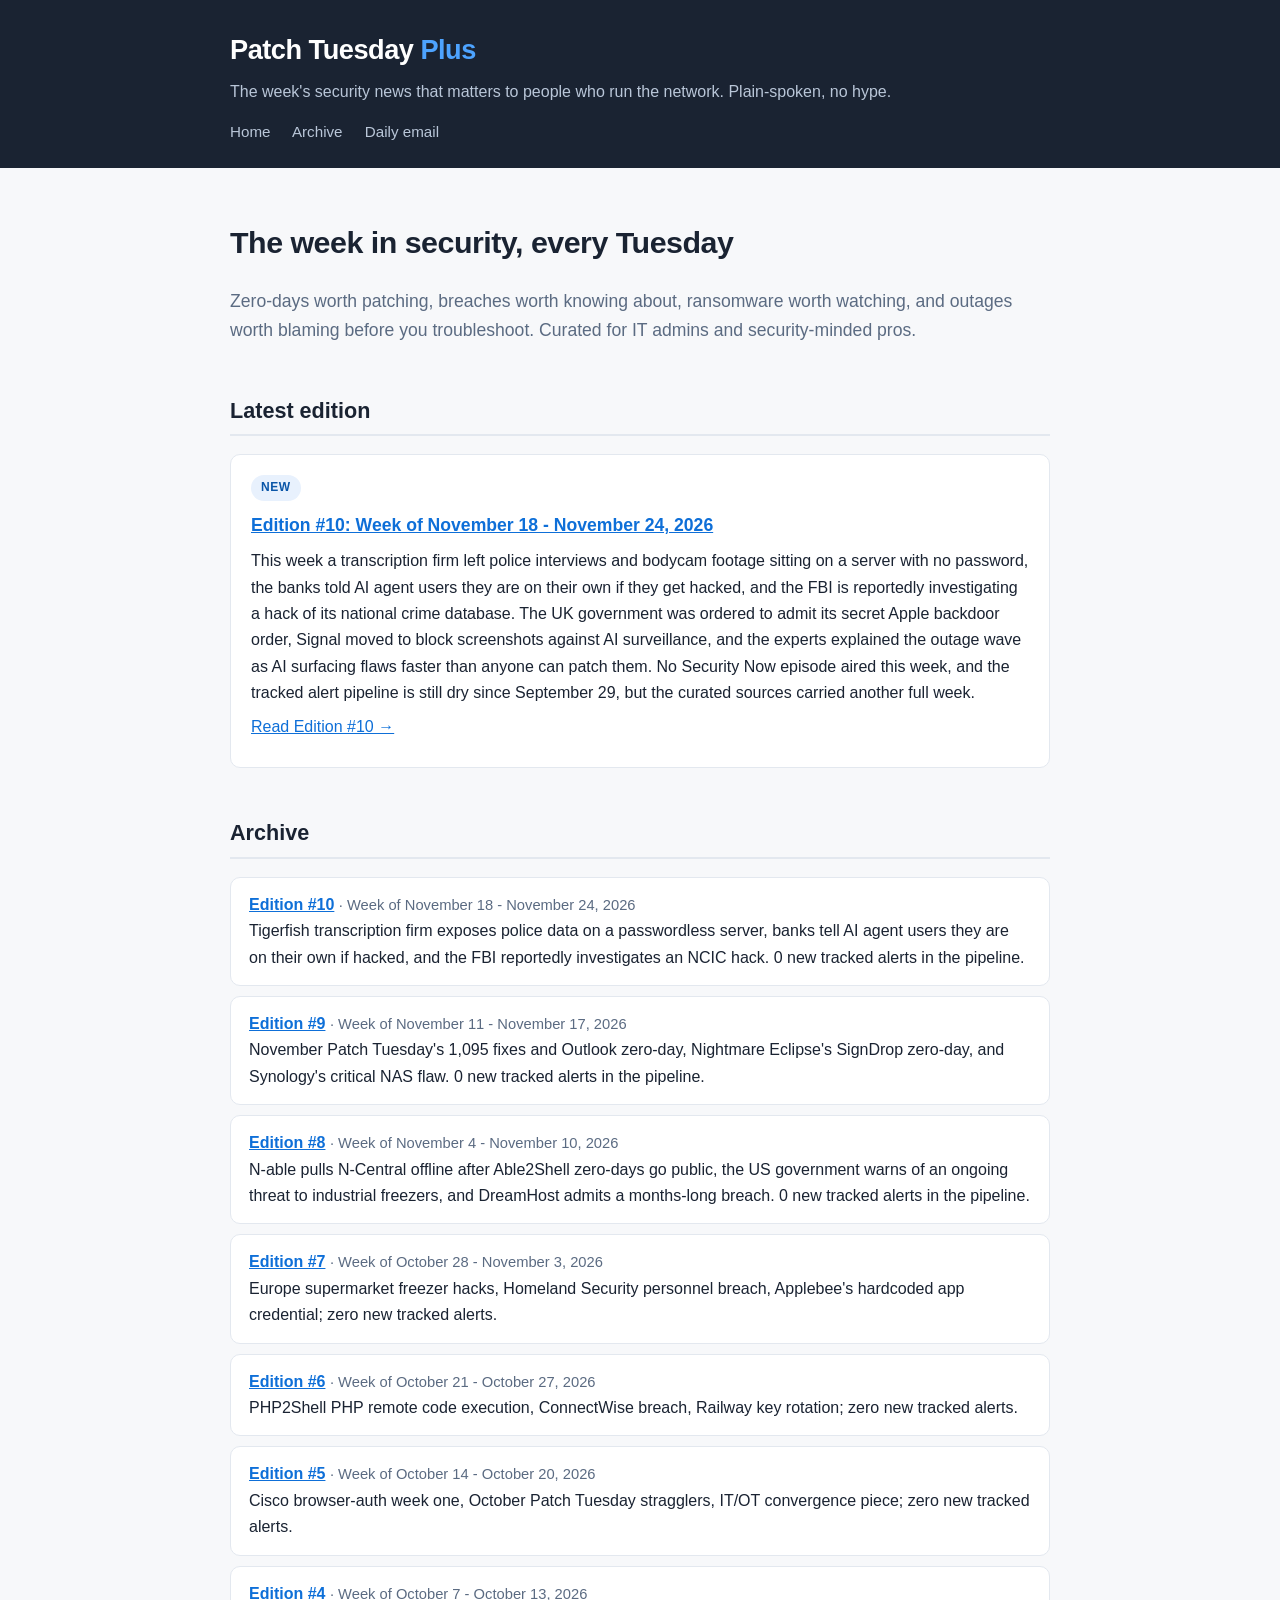
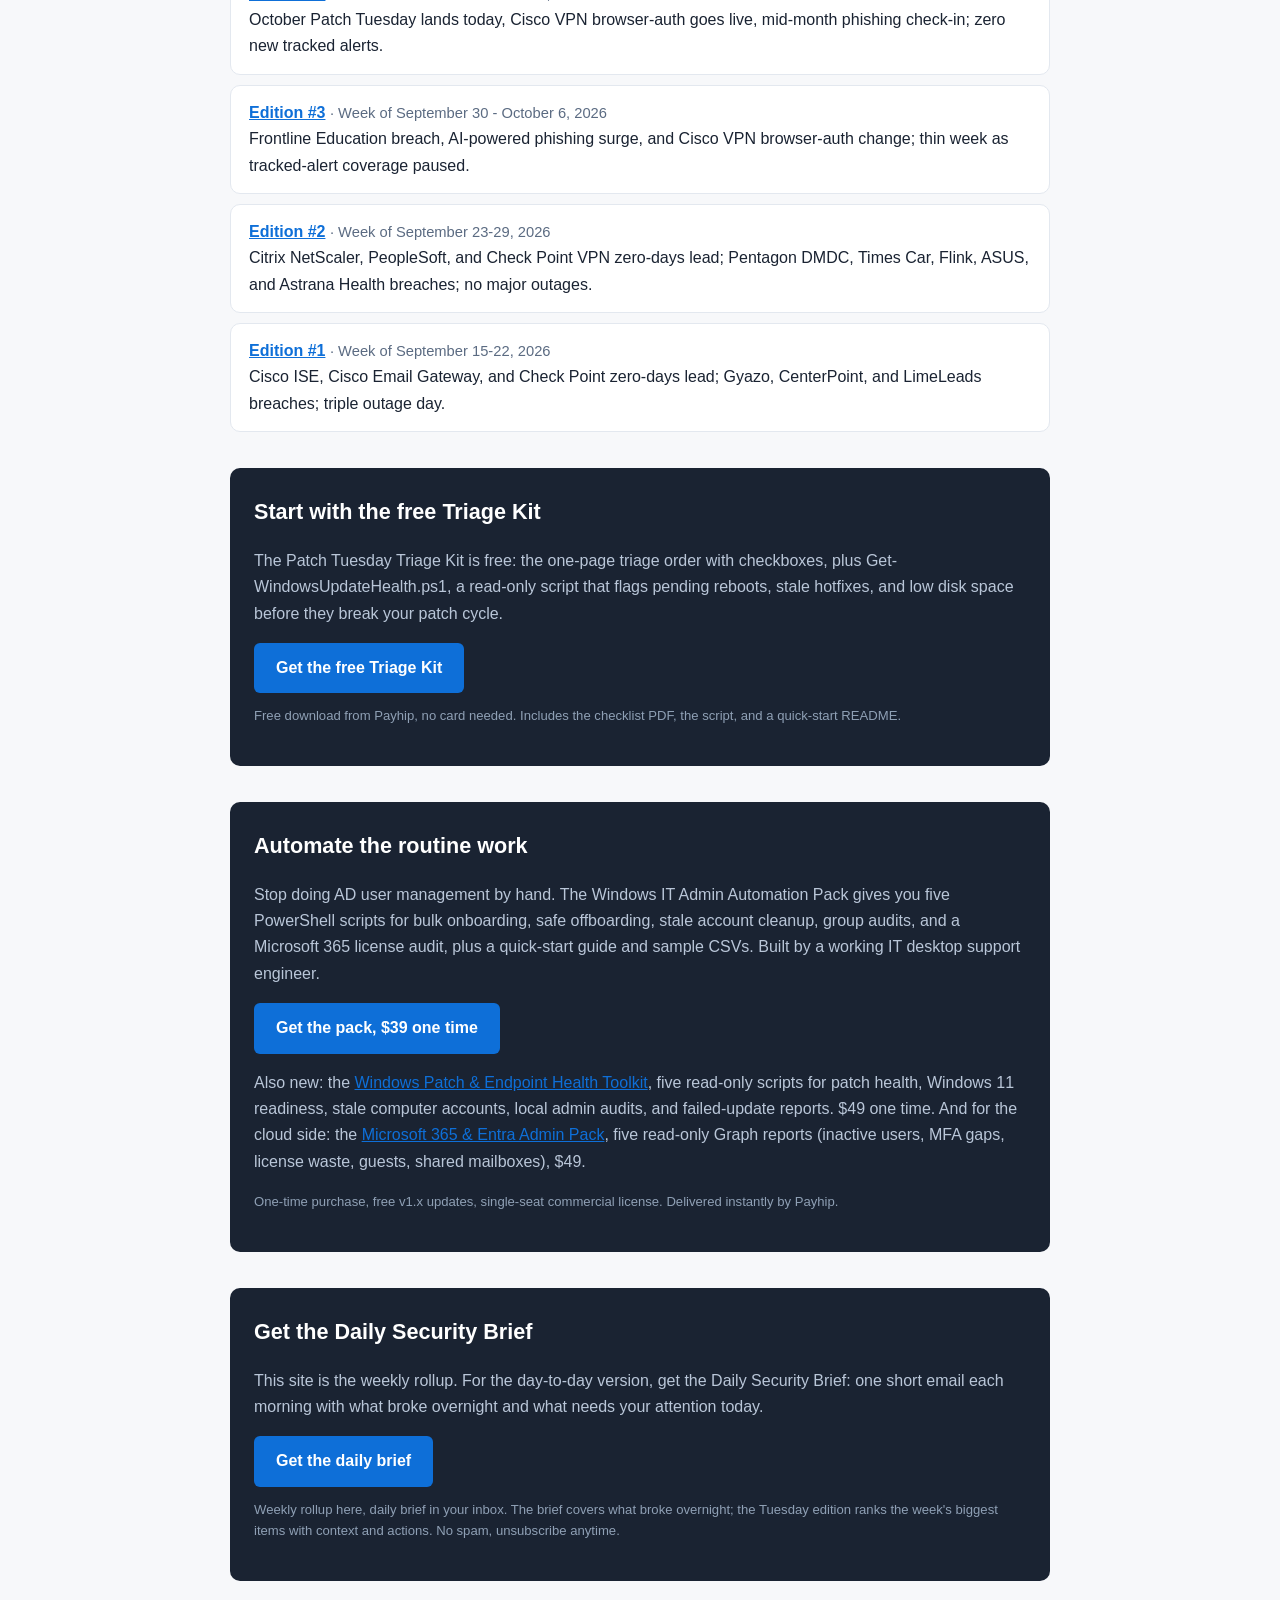
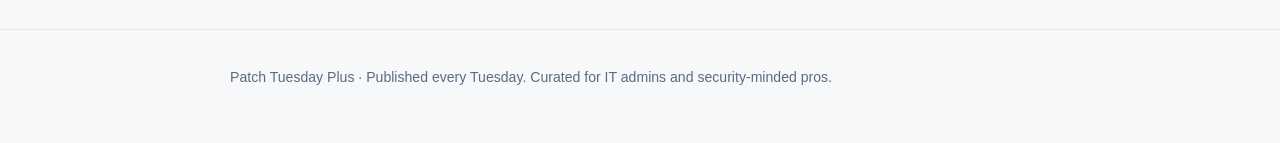
<file: index.html>
<!DOCTYPE html>
<html lang="en">
<head>
<meta charset="utf-8">
<meta name="google-site-verification" content="vCILvb3w_rUMy1zLqM55CQdZ9oLj-qi6PwwknsvCS2w">
<meta name="viewport" content="width=device-width, initial-scale=1">
<title>Patch Tuesday Plus - Weekly cybersecurity news for IT admins</title>
<meta name="description" content="Patch Tuesday Plus: a weekly rollup of the biggest cybersecurity news. Zero-days to patch, major breaches, ransomware, and outages. Plain-spoken, no hype.">
<meta property="og:title" content="Patch Tuesday Plus - Weekly cybersecurity news for IT admins">
<meta property="og:description" content="Patch Tuesday Plus: a weekly rollup of the biggest cybersecurity news. Zero-days to patch, major breaches, ransomware, and outages. Plain-spoken, no hype.">
<meta property="og:type" content="website">
<meta property="og:url" content="https://njshell2.github.io/patch-tuesday-plus/">
<meta name="twitter:card" content="summary">
<link rel="stylesheet" href="styles.css">
</head>
<body>

<header class="site-header">
  <div class="wrap">
    <p class="brand">Patch Tuesday <span class="plus">Plus</span></p>
    <p class="tagline">The week's security news that matters to people who run the network. Plain-spoken, no hype.</p>
    <nav class="site-nav">
      <a href="index.html">Home</a>
      <a href="#archive">Archive</a>
      <a href="#signup">Daily email</a>
    </nav>
  </div>
</header>

<main>
  <div class="wrap">

    <h1>The week in security, every Tuesday</h1>
    <p class="lede">Zero-days worth patching, breaches worth knowing about, ransomware worth watching, and outages worth blaming before you troubleshoot. Curated for IT admins and security-minded pros.</p>

    <h2>Latest edition</h2>
    <div class="card">
      <span class="badge info">New</span>
      <h3><a href="editions/edition-010.html">Edition #10: Week of November 18 - November 24, 2026</a></h3>
      <p>This week a transcription firm left police interviews and bodycam footage sitting on a server with no password, the banks told AI agent users they are on their own if they get hacked, and the FBI is reportedly investigating a hack of its national crime database. The UK government was ordered to admit its secret Apple backdoor order, Signal moved to block screenshots against AI surveillance, and the experts explained the outage wave as AI surfacing flaws faster than anyone can patch them. No Security Now episode aired this week, and the tracked alert pipeline is still dry since September 29, but the curated sources carried another full week.</p>
      <p><a href="editions/edition-010.html">Read Edition #10 &rarr;</a></p>
    </div>

    <h2 id="archive">Archive</h2>
    <ul class="archive">
      <li>
        <span class="ed-num"><a href="editions/edition-010.html">Edition #10</a></span>
        <span class="ed-date"> &middot; Week of November 18 - November 24, 2026</span>
        <br>Tigerfish transcription firm exposes police data on a passwordless server, banks tell AI agent users they are on their own if hacked, and the FBI reportedly investigates an NCIC hack. 0 new tracked alerts in the pipeline.
      </li>
      <li>
        <span class="ed-num"><a href="editions/edition-009.html">Edition #9</a></span>
        <span class="ed-date"> &middot; Week of November 11 - November 17, 2026</span>
        <br>November Patch Tuesday's 1,095 fixes and Outlook zero-day, Nightmare Eclipse's SignDrop zero-day, and Synology's critical NAS flaw. 0 new tracked alerts in the pipeline.
      </li>
      <li>
        <span class="ed-num"><a href="editions/edition-008.html">Edition #8</a></span>
        <span class="ed-date"> &middot; Week of November 4 - November 10, 2026</span>
        <br>N-able pulls N-Central offline after Able2Shell zero-days go public, the US government warns of an ongoing threat to industrial freezers, and DreamHost admits a months-long breach. 0 new tracked alerts in the pipeline.
      </li>
      <li>
        <span class="ed-num"><a href="editions/edition-007.html">Edition #7</a></span>
        <span class="ed-date"> &middot; Week of October 28 - November 3, 2026</span>
        <br>Europe supermarket freezer hacks, Homeland Security personnel breach, Applebee's hardcoded app credential; zero new tracked alerts.
      </li>
      <li>
        <span class="ed-num"><a href="editions/edition-006.html">Edition #6</a></span>
        <span class="ed-date"> &middot; Week of October 21 - October 27, 2026</span>
        <br>PHP2Shell PHP remote code execution, ConnectWise breach, Railway key rotation; zero new tracked alerts.
      </li>
      <li>
        <span class="ed-num"><a href="editions/edition-005.html">Edition #5</a></span>
        <span class="ed-date"> &middot; Week of October 14 - October 20, 2026</span>
        <br>Cisco browser-auth week one, October Patch Tuesday stragglers, IT/OT convergence piece; zero new tracked alerts.
      </li>
      <li>
        <span class="ed-num"><a href="editions/edition-004.html">Edition #4</a></span>
        <span class="ed-date"> &middot; Week of October 7 - October 13, 2026</span>
        <br>October Patch Tuesday lands today, Cisco VPN browser-auth goes live, mid-month phishing check-in; zero new tracked alerts.
      </li>
      <li>
        <span class="ed-num"><a href="editions/edition-003.html">Edition #3</a></span>
        <span class="ed-date"> &middot; Week of September 30 - October 6, 2026</span>
        <br>Frontline Education breach, AI-powered phishing surge, and Cisco VPN browser-auth change; thin week as tracked-alert coverage paused.
      </li>
      <li>
        <span class="ed-num"><a href="editions/edition-002.html">Edition #2</a></span>
        <span class="ed-date"> &middot; Week of September 23-29, 2026</span>
        <br>Citrix NetScaler, PeopleSoft, and Check Point VPN zero-days lead; Pentagon DMDC, Times Car, Flink, ASUS, and Astrana Health breaches; no major outages.
      </li>
      <li>
        <span class="ed-num"><a href="editions/edition-001.html">Edition #1</a></span>
        <span class="ed-date"> &middot; Week of September 15-22, 2026</span>
        <br>Cisco ISE, Cisco Email Gateway, and Check Point zero-days lead; Gyazo, CenterPoint, and LimeLeads breaches; triple outage day.
      </li>
    </ul>

    <div class="signup pack-promo" id="freekit">
  <h2>Start with the free Triage Kit</h2>
  <p>The Patch Tuesday Triage Kit is free: the one-page triage order with checkboxes, plus Get-WindowsUpdateHealth.ps1, a read-only script that flags pending reboots, stale hotfixes, and low disk space before they break your patch cycle.</p>
  <a class="button" href="https://payhip.com/buy?s=1&cart_links%5B%5D=1vIyB&qty%5B1vIyB%5D=1">Get the free Triage Kit</a>
  <p class="fine">Free download from Payhip, no card needed. Includes the checklist PDF, the script, and a quick-start README.</p>
</div>

    <div class="signup pack-promo" id="pack">
  <h2>Automate the routine work</h2>
  <p>Stop doing AD user management by hand. The Windows IT Admin Automation Pack gives you five PowerShell scripts for bulk onboarding, safe offboarding, stale account cleanup, group audits, and a Microsoft 365 license audit, plus a quick-start guide and sample CSVs. Built by a working IT desktop support engineer.</p>
  <a class="button" href="https://payhip.com/b/pXhFW">Get the pack, $39 one time</a>
  <p>Also new: the <a href="https://payhip.com/b/YFrg1">Windows Patch &amp; Endpoint Health Toolkit</a>, five read-only scripts for patch health, Windows 11 readiness, stale computer accounts, local admin audits, and failed-update reports. $49 one time. And for the cloud side: the <a href="https://payhip.com/b/jFcYM">Microsoft 365 &amp; Entra Admin Pack</a>, five read-only Graph reports (inactive users, MFA gaps, license waste, guests, shared mailboxes), $49.</p>
  <p class="fine">One-time purchase, free v1.x updates, single-seat commercial license. Delivered instantly by Payhip.</p>
</div>

    <div class="signup" id="signup">
      <h2>Get the Daily Security Brief</h2>
      <p>This site is the weekly rollup. For the day-to-day version, get the Daily Security Brief: one short email each morning with what broke overnight and what needs your attention today.</p>
      <a class="button" href="https://patchnotesdaily.beehiiv.com">Get the daily brief</a>
      <p class="fine">Weekly rollup here, daily brief in your inbox. The brief covers what broke overnight; the Tuesday edition ranks the week's biggest items with context and actions. No spam, unsubscribe anytime.</p>
    </div>

  </div>
</main>

<footer class="site-footer">
  <div class="wrap">
    <p>Patch Tuesday Plus &middot; Published every Tuesday. Curated for IT admins and security-minded pros.</p>
  </div>
</footer>

</body>
</html>
</file>
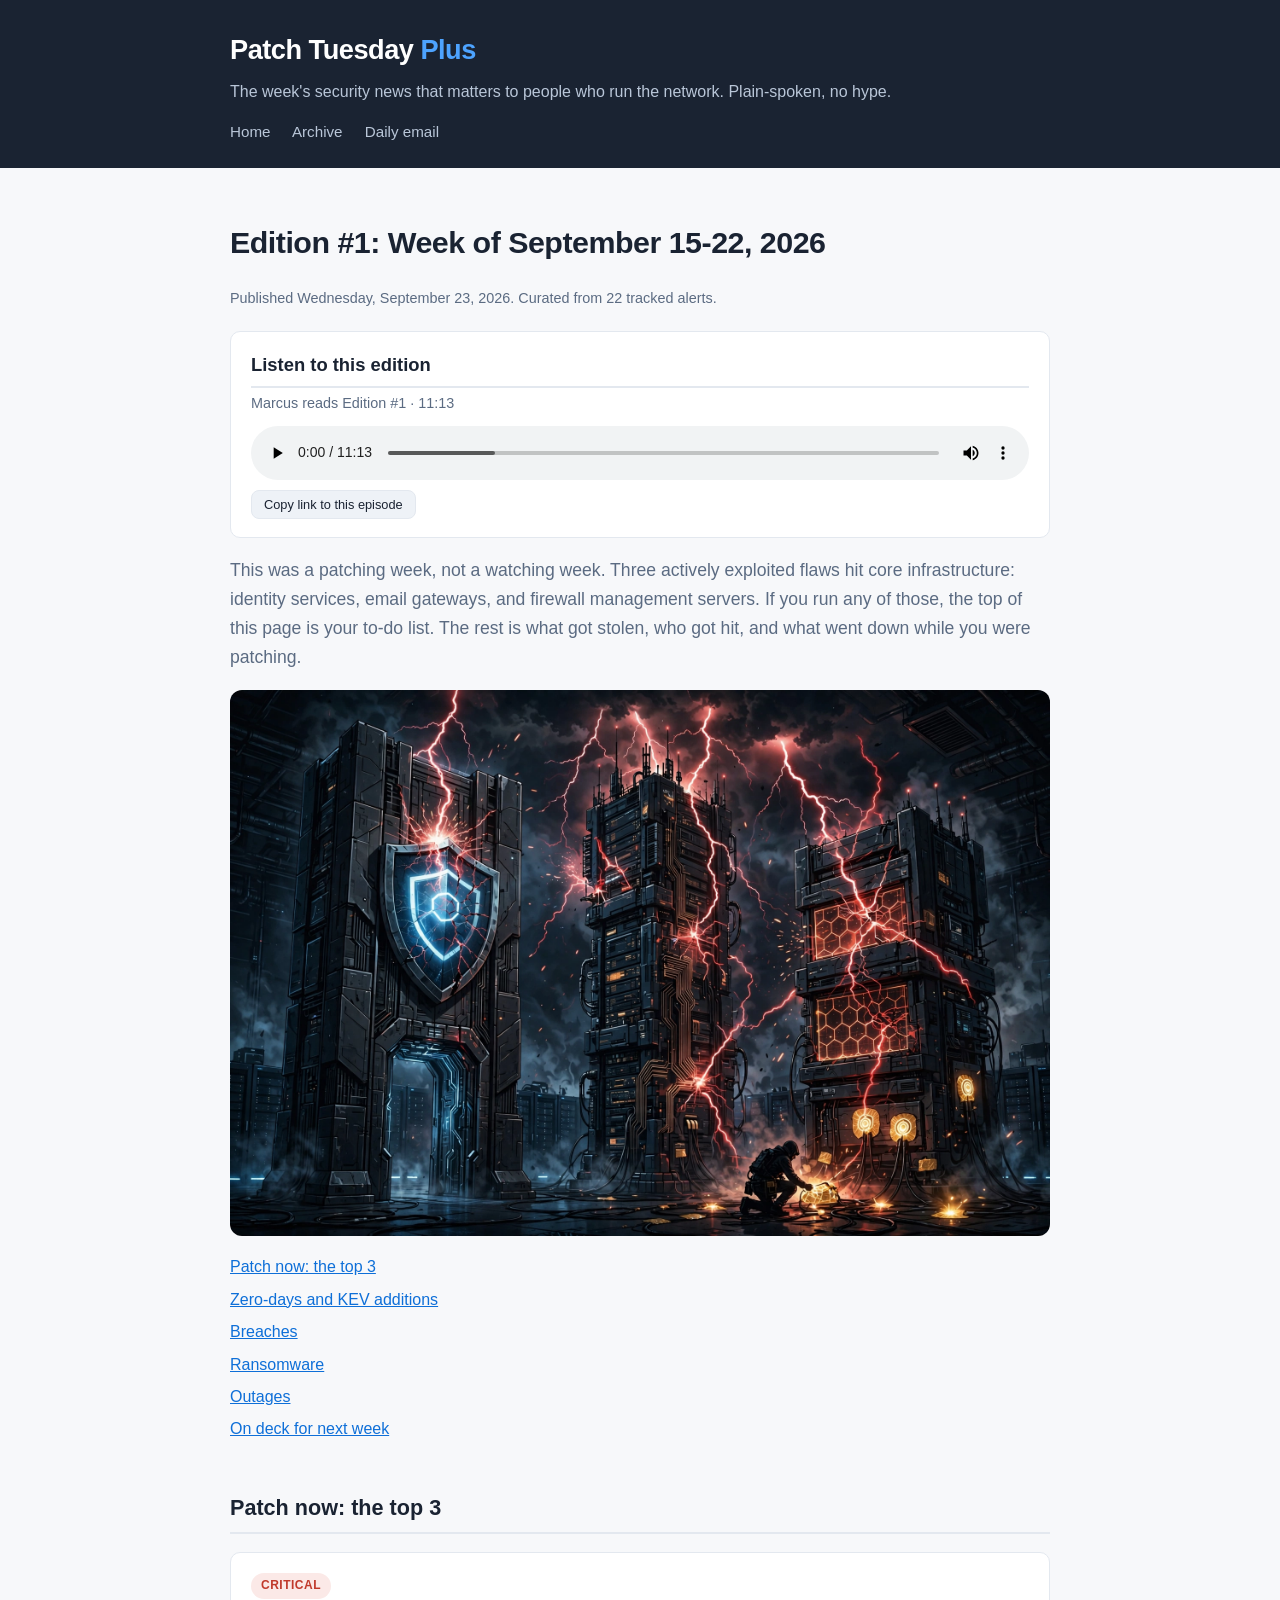
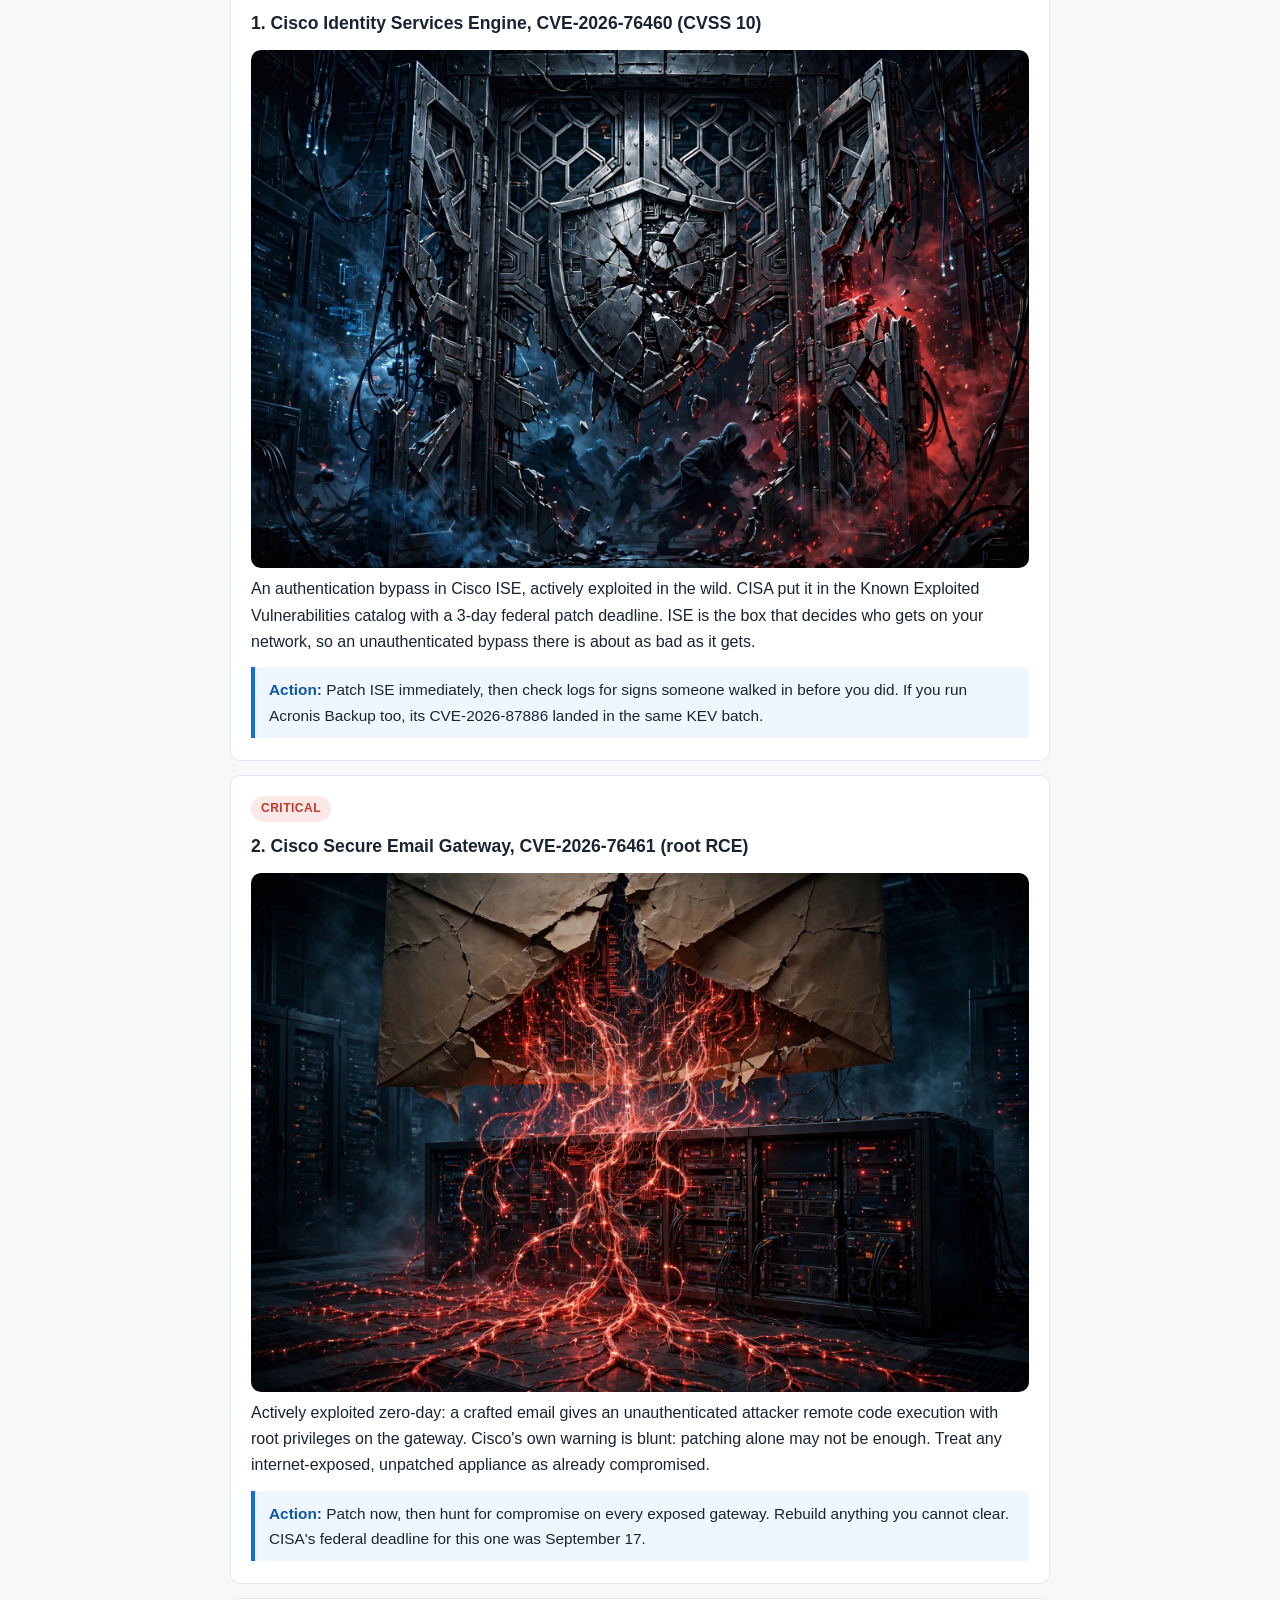
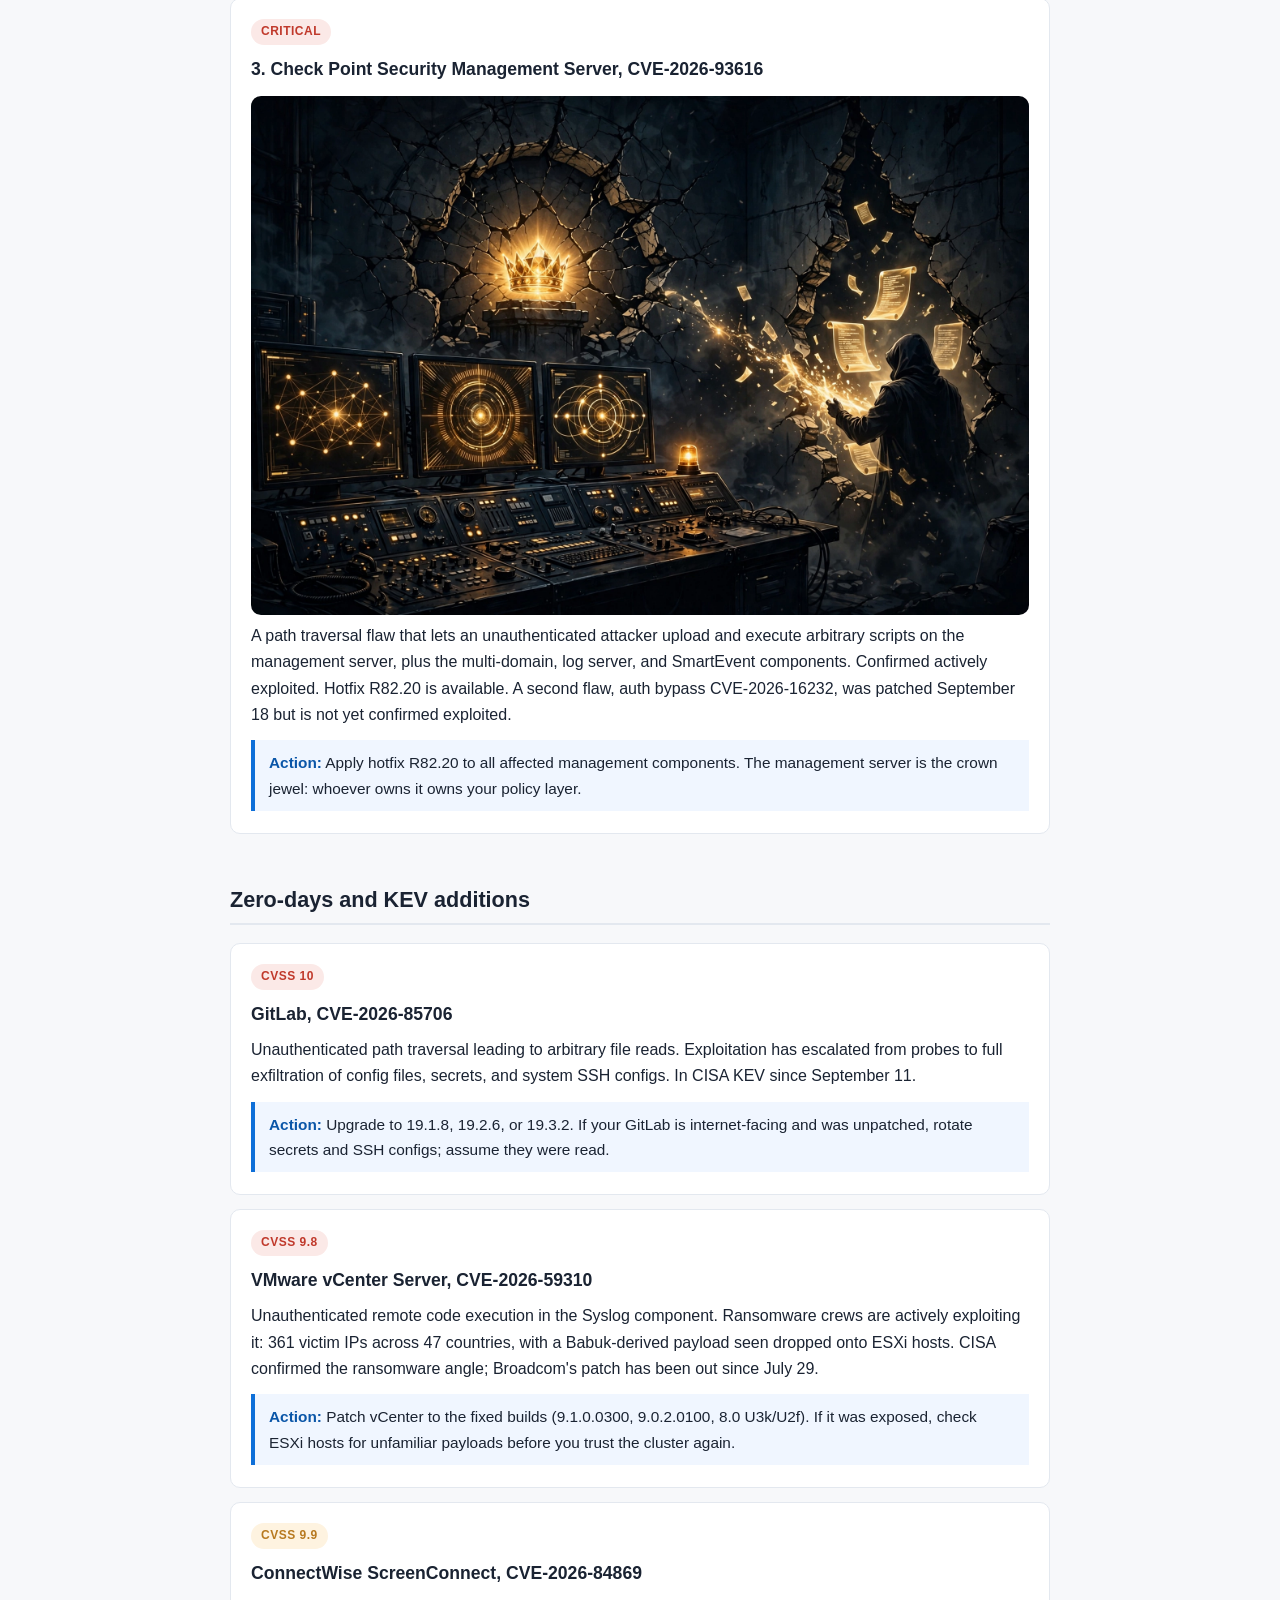
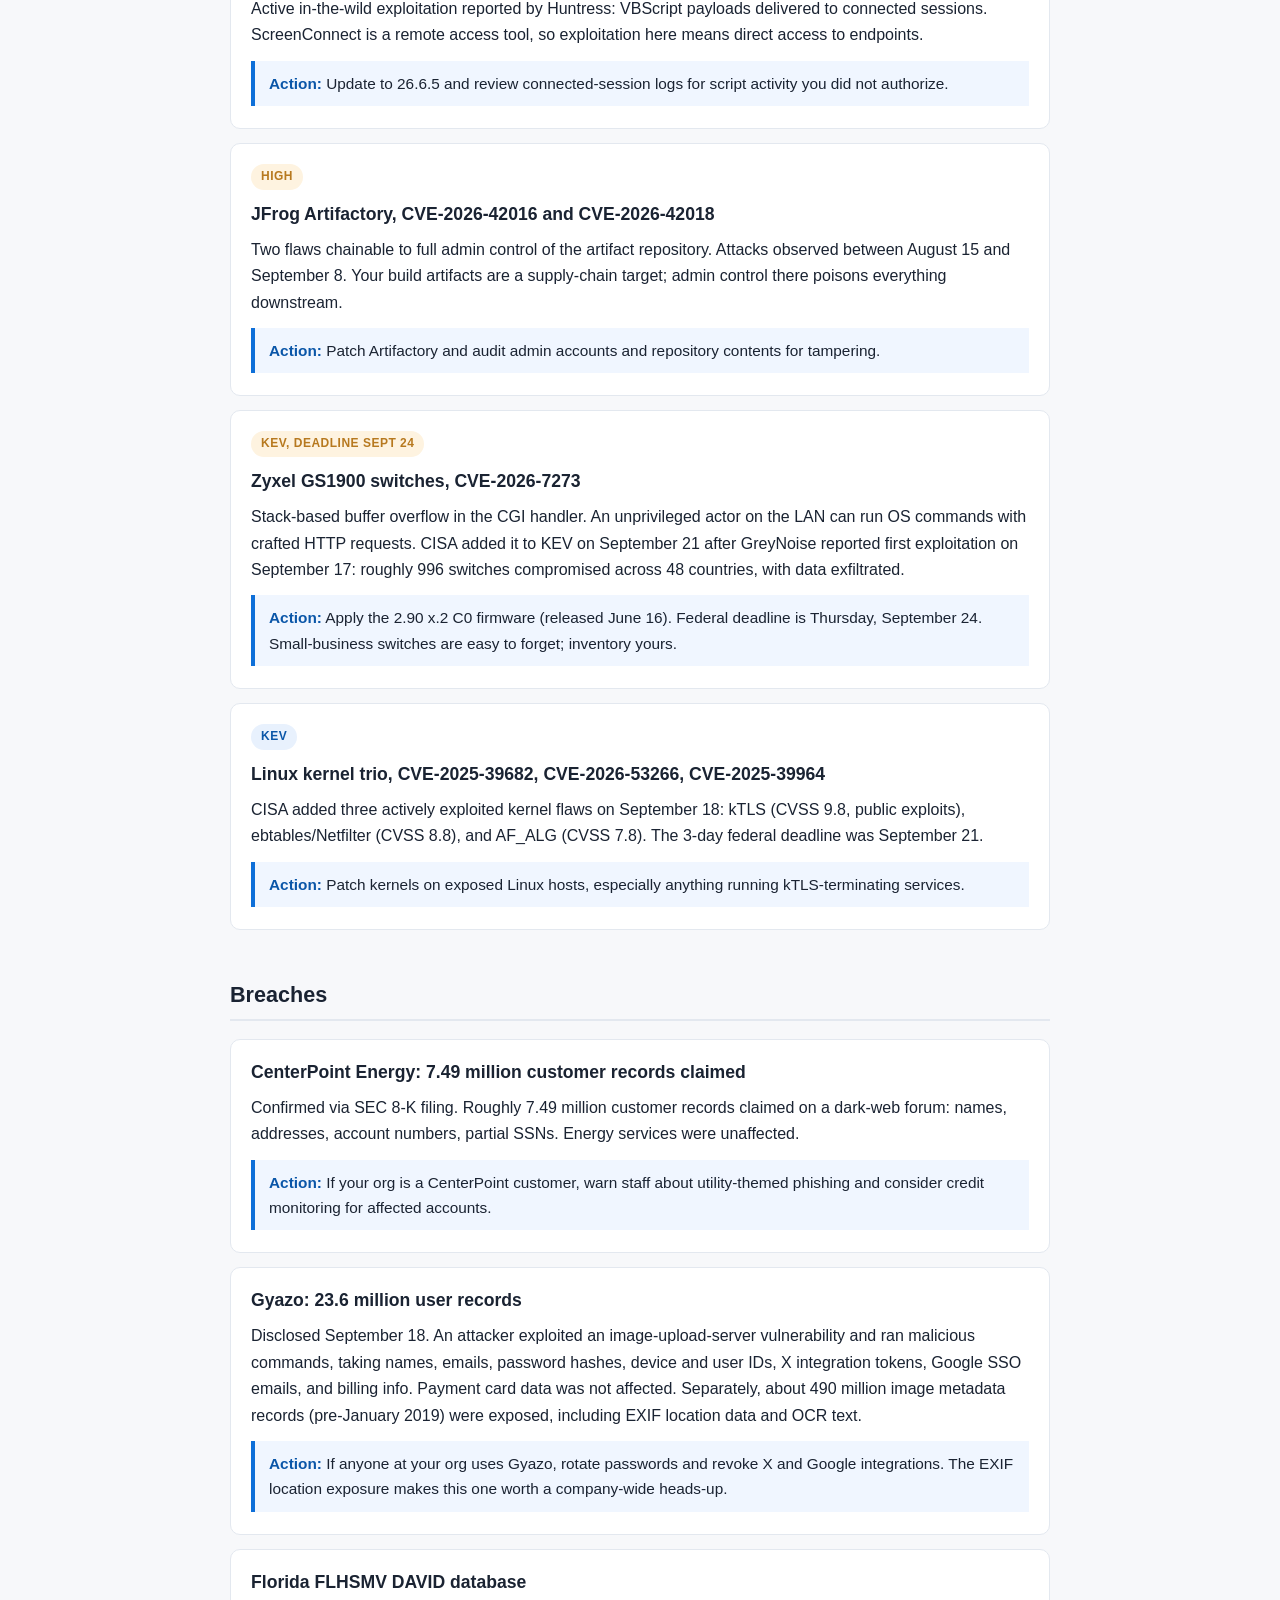
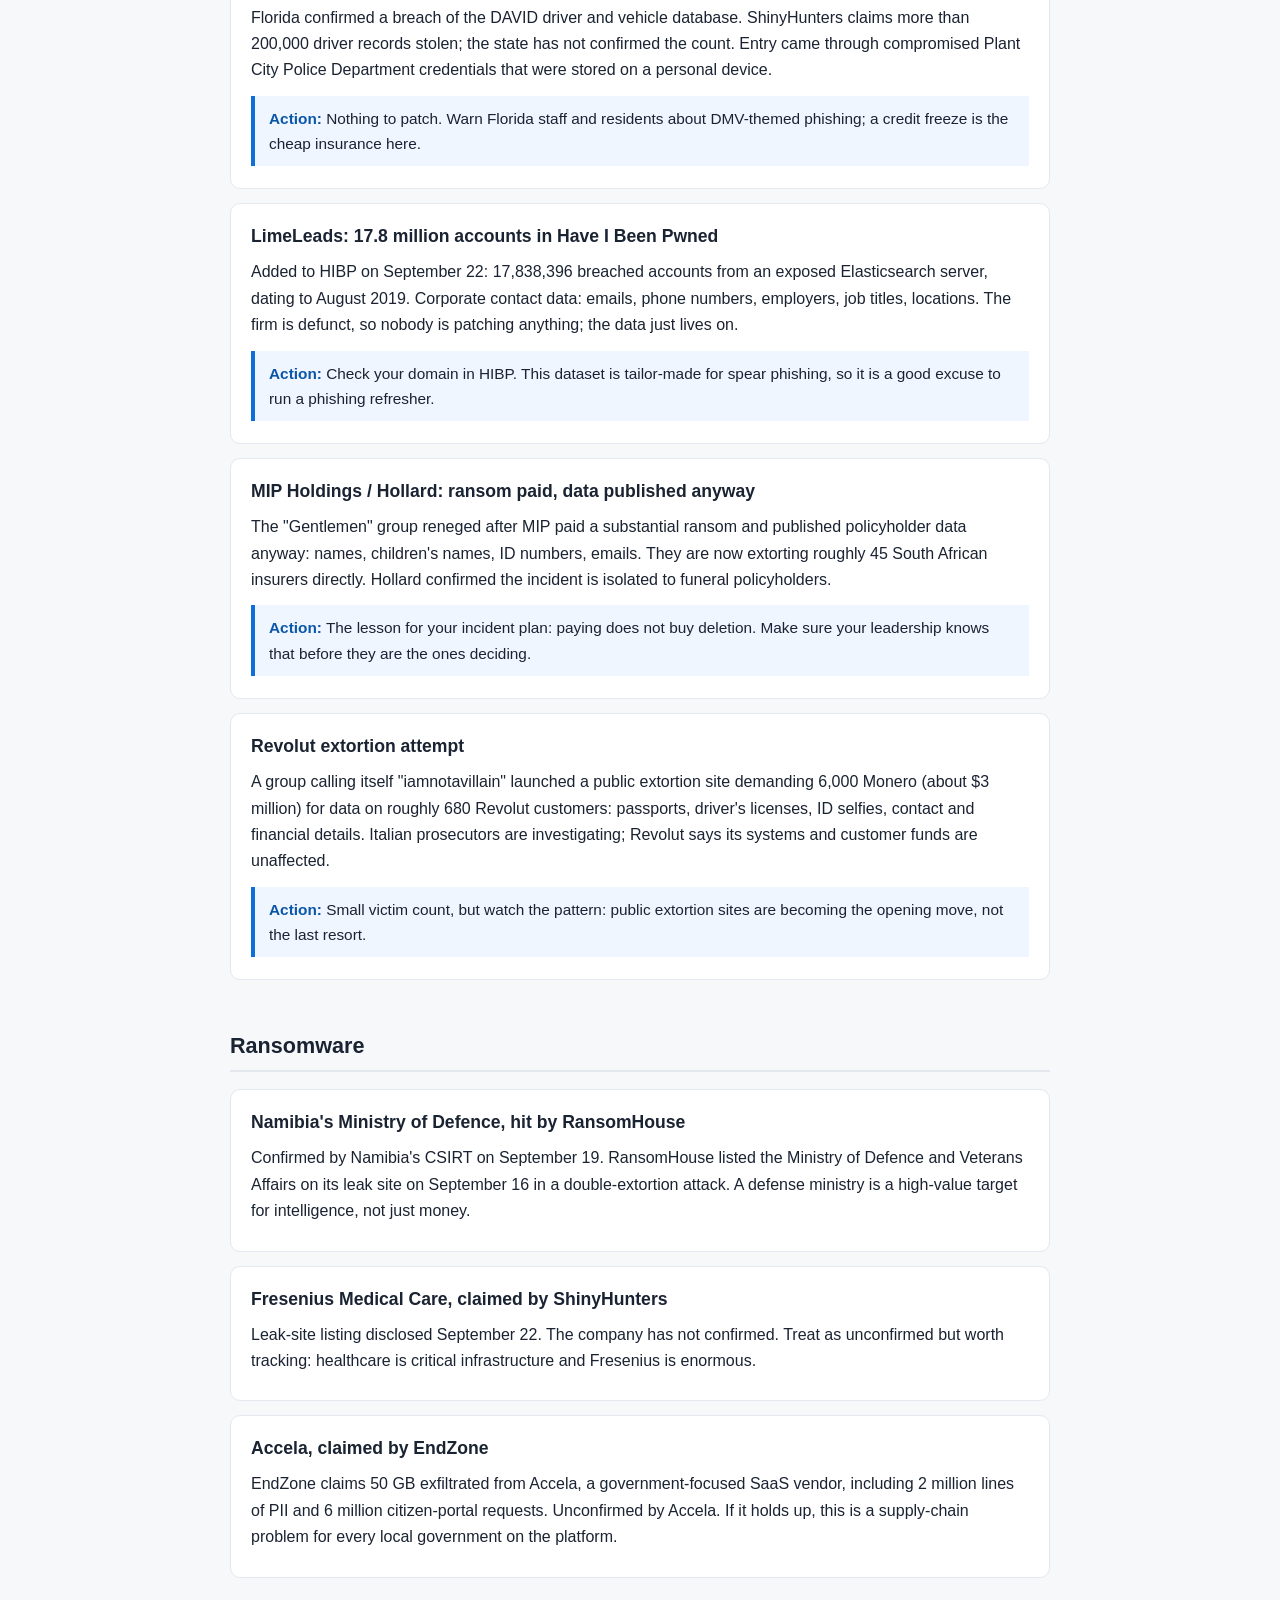
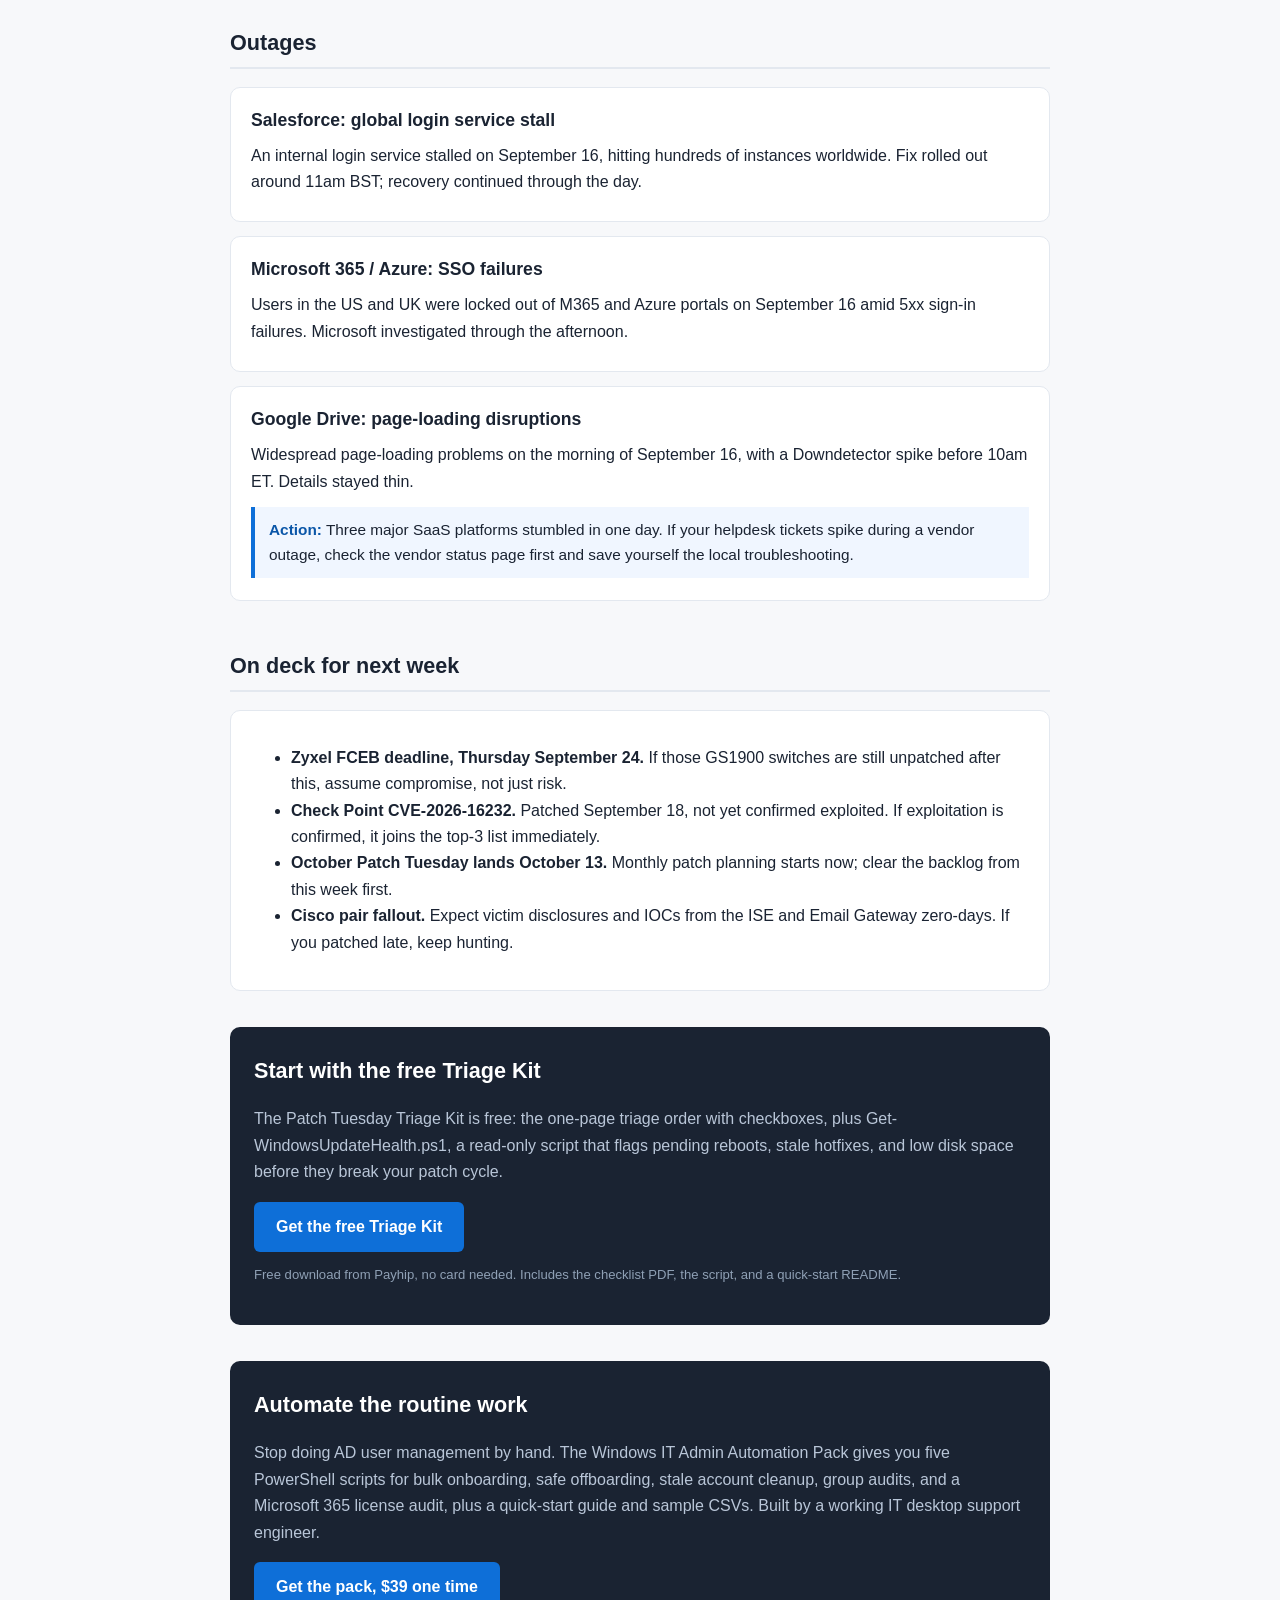
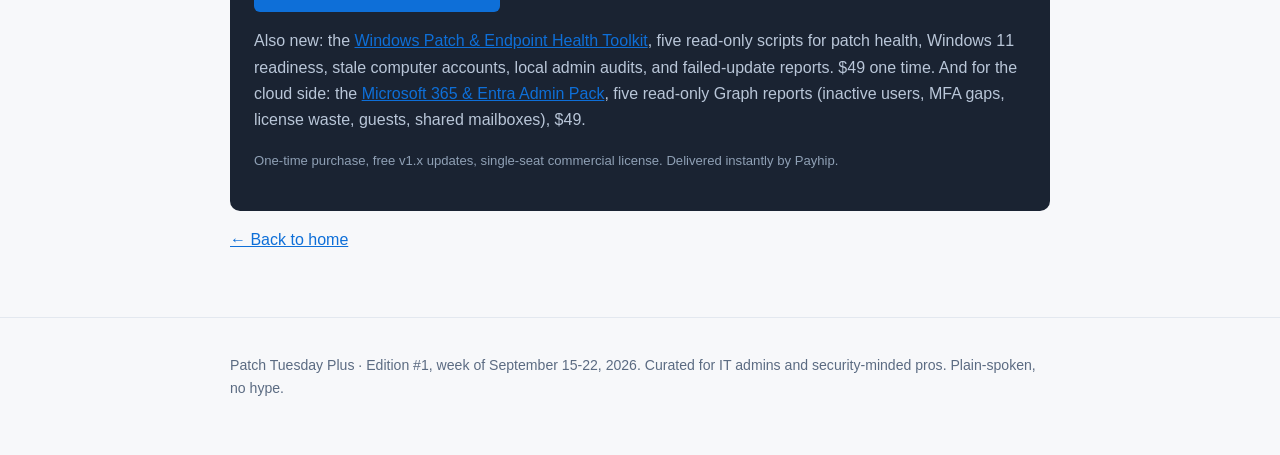
<file: editions/edition-001.html>
<!DOCTYPE html>
<html lang="en">
<head>
<meta charset="utf-8">
<meta name="viewport" content="width=device-width, initial-scale=1">
<title>Edition #1: Week of September 15-22, 2026 - Patch Tuesday Plus</title>
<meta name="description" content="Patch Tuesday Plus Edition #1: the week's biggest cybersecurity news for IT admins. Zero-days to patch, major breaches, ransomware, and outages, September 15-22, 2026.">
<meta property="og:title" content="Edition #1: Week of September 15-22, 2026 - Patch Tuesday Plus">
<meta property="og:description" content="Patch Tuesday Plus Edition #1: the week's biggest cybersecurity news for IT admins. Zero-days to patch, major breaches, ransomware, and outages, September 15-22, 2026.">
<meta property="og:type" content="article">
<meta property="og:url" content="https://njshell2.github.io/patch-tuesday-plus/editions/edition-001.html">
<meta name="twitter:card" content="summary">
<link rel="stylesheet" href="../styles.css">
</head>
<body>

<header class="site-header">
  <div class="wrap">
    <p class="brand"><a href="../index.html">Patch Tuesday <span class="plus">Plus</span></a></p>
    <p class="tagline">The week's security news that matters to people who run the network. Plain-spoken, no hype.</p>
    <nav class="site-nav">
      <a href="../index.html">Home</a>
      <a href="../index.html#archive">Archive</a>
      <a href="../index.html#signup">Daily email</a>
    </nav>
  </div>
</header>

<main>
  <div class="wrap">

    <h1>Edition #1: Week of September 15-22, 2026</h1>
    <p class="meta">Published Wednesday, September 23, 2026. Curated from 22 tracked alerts.</p>

    <section class="edition-podcast" id="listen">
      <h2 class="podcast-heading">Listen to this edition</h2>
      <p class="podcast-meta">Marcus reads Edition #1 &middot; 11:13</p>
      <audio controls preload="metadata" src="../audio/edition-001.mp3"></audio>
      <div><button class="share-btn" type="button" data-share>Copy link to this episode</button></div>
    </section>


    <p class="lede">This was a patching week, not a watching week. Three actively exploited flaws hit core infrastructure: identity services, email gateways, and firewall management servers. If you run any of those, the top of this page is your to-do list. The rest is what got stolen, who got hit, and what went down while you were patching.</p>

    <img src="../assets/edition-001/hero.png" alt="Dark illustration of three core infrastructure monoliths struck by exploit lightning while a technician applies patch seals" class="hero-img">

    <ul class="toc">
      <li><a href="#patch-now">Patch now: the top 3</a></li>
      <li><a href="#zero-days">Zero-days and KEV additions</a></li>
      <li><a href="#breaches">Breaches</a></li>
      <li><a href="#ransomware">Ransomware</a></li>
      <li><a href="#outages">Outages</a></li>
      <li><a href="#on-deck">On deck for next week</a></li>
    </ul>

    <h2 id="patch-now">Patch now: the top 3</h2>

    <div class="card">
      <span class="badge critical">Critical</span>
      <h3>1. Cisco Identity Services Engine, CVE-2026-76460 (CVSS 10)</h3>
      <img src="../assets/edition-001/patch-1.png" alt="Dark illustration of a network access gate with a shattered authentication shield as intruders slip through" class="card-img">
      <p>An authentication bypass in Cisco ISE, actively exploited in the wild. CISA put it in the Known Exploited Vulnerabilities catalog with a 3-day federal patch deadline. ISE is the box that decides who gets on your network, so an unauthenticated bypass there is about as bad as it gets.</p>
      <div class="action"><strong>Action:</strong> Patch ISE immediately, then check logs for signs someone walked in before you did. If you run Acronis Backup too, its CVE-2026-87886 landed in the same KEV batch.</div>
    </div>

    <div class="card">
      <span class="badge critical">Critical</span>
      <h3>2. Cisco Secure Email Gateway, CVE-2026-76461 (root RCE)</h3>
      <img src="../assets/edition-001/patch-2.png" alt="Dark illustration of an email envelope releasing malicious code tendrils over a mail gateway server rack" class="card-img">
      <p>Actively exploited zero-day: a crafted email gives an unauthenticated attacker remote code execution with root privileges on the gateway. Cisco's own warning is blunt: patching alone may not be enough. Treat any internet-exposed, unpatched appliance as already compromised.</p>
      <div class="action"><strong>Action:</strong> Patch now, then hunt for compromise on every exposed gateway. Rebuild anything you cannot clear. CISA's federal deadline for this one was September 17.</div>
    </div>

    <div class="card">
      <span class="badge critical">Critical</span>
      <h3>3. Check Point Security Management Server, CVE-2026-93616</h3>
      <img src="../assets/edition-001/patch-3.png" alt="Dark illustration of a security management console with a cracked vault and a figure uploading script files" class="card-img">
      <p>A path traversal flaw that lets an unauthenticated attacker upload and execute arbitrary scripts on the management server, plus the multi-domain, log server, and SmartEvent components. Confirmed actively exploited. Hotfix R82.20 is available. A second flaw, auth bypass CVE-2026-16232, was patched September 18 but is not yet confirmed exploited.</p>
      <div class="action"><strong>Action:</strong> Apply hotfix R82.20 to all affected management components. The management server is the crown jewel: whoever owns it owns your policy layer.</div>
    </div>

    <h2 id="zero-days">Zero-days and KEV additions</h2>

    <div class="card">
      <span class="badge critical">CVSS 10</span>
      <h3>GitLab, CVE-2026-85706</h3>
      <p>Unauthenticated path traversal leading to arbitrary file reads. Exploitation has escalated from probes to full exfiltration of config files, secrets, and system SSH configs. In CISA KEV since September 11.</p>
      <div class="action"><strong>Action:</strong> Upgrade to 19.1.8, 19.2.6, or 19.3.2. If your GitLab is internet-facing and was unpatched, rotate secrets and SSH configs; assume they were read.</div>
    </div>

    <div class="card">
      <span class="badge critical">CVSS 9.8</span>
      <h3>VMware vCenter Server, CVE-2026-59310</h3>
      <p>Unauthenticated remote code execution in the Syslog component. Ransomware crews are actively exploiting it: 361 victim IPs across 47 countries, with a Babuk-derived payload seen dropped onto ESXi hosts. CISA confirmed the ransomware angle; Broadcom's patch has been out since July 29.</p>
      <div class="action"><strong>Action:</strong> Patch vCenter to the fixed builds (9.1.0.0300, 9.0.2.0100, 8.0 U3k/U2f). If it was exposed, check ESXi hosts for unfamiliar payloads before you trust the cluster again.</div>
    </div>

    <div class="card">
      <span class="badge high">CVSS 9.9</span>
      <h3>ConnectWise ScreenConnect, CVE-2026-84869</h3>
      <p>Active in-the-wild exploitation reported by Huntress: VBScript payloads delivered to connected sessions. ScreenConnect is a remote access tool, so exploitation here means direct access to endpoints.</p>
      <div class="action"><strong>Action:</strong> Update to 26.6.5 and review connected-session logs for script activity you did not authorize.</div>
    </div>

    <div class="card">
      <span class="badge high">High</span>
      <h3>JFrog Artifactory, CVE-2026-42016 and CVE-2026-42018</h3>
      <p>Two flaws chainable to full admin control of the artifact repository. Attacks observed between August 15 and September 8. Your build artifacts are a supply-chain target; admin control there poisons everything downstream.</p>
      <div class="action"><strong>Action:</strong> Patch Artifactory and audit admin accounts and repository contents for tampering.</div>
    </div>

    <div class="card">
      <span class="badge high">KEV, deadline Sept 24</span>
      <h3>Zyxel GS1900 switches, CVE-2026-7273</h3>
      <p>Stack-based buffer overflow in the CGI handler. An unprivileged actor on the LAN can run OS commands with crafted HTTP requests. CISA added it to KEV on September 21 after GreyNoise reported first exploitation on September 17: roughly 996 switches compromised across 48 countries, with data exfiltrated.</p>
      <div class="action"><strong>Action:</strong> Apply the 2.90 x.2 C0 firmware (released June 16). Federal deadline is Thursday, September 24. Small-business switches are easy to forget; inventory yours.</div>
    </div>

    <div class="card">
      <span class="badge info">KEV</span>
      <h3>Linux kernel trio, CVE-2025-39682, CVE-2026-53266, CVE-2025-39964</h3>
      <p>CISA added three actively exploited kernel flaws on September 18: kTLS (CVSS 9.8, public exploits), ebtables/Netfilter (CVSS 8.8), and AF_ALG (CVSS 7.8). The 3-day federal deadline was September 21.</p>
      <div class="action"><strong>Action:</strong> Patch kernels on exposed Linux hosts, especially anything running kTLS-terminating services.</div>
    </div>

    <h2 id="breaches">Breaches</h2>

    <div class="card">
      <h3>CenterPoint Energy: 7.49 million customer records claimed</h3>
      <p>Confirmed via SEC 8-K filing. Roughly 7.49 million customer records claimed on a dark-web forum: names, addresses, account numbers, partial SSNs. Energy services were unaffected.</p>
      <div class="action"><strong>Action:</strong> If your org is a CenterPoint customer, warn staff about utility-themed phishing and consider credit monitoring for affected accounts.</div>
    </div>

    <div class="card">
      <h3>Gyazo: 23.6 million user records</h3>
      <p>Disclosed September 18. An attacker exploited an image-upload-server vulnerability and ran malicious commands, taking names, emails, password hashes, device and user IDs, X integration tokens, Google SSO emails, and billing info. Payment card data was not affected. Separately, about 490 million image metadata records (pre-January 2019) were exposed, including EXIF location data and OCR text.</p>
      <div class="action"><strong>Action:</strong> If anyone at your org uses Gyazo, rotate passwords and revoke X and Google integrations. The EXIF location exposure makes this one worth a company-wide heads-up.</div>
    </div>

    <div class="card">
      <h3>Florida FLHSMV DAVID database</h3>
      <p>Florida confirmed a breach of the DAVID driver and vehicle database. ShinyHunters claims more than 200,000 driver records stolen; the state has not confirmed the count. Entry came through compromised Plant City Police Department credentials that were stored on a personal device.</p>
      <div class="action"><strong>Action:</strong> Nothing to patch. Warn Florida staff and residents about DMV-themed phishing; a credit freeze is the cheap insurance here.</div>
    </div>

    <div class="card">
      <h3>LimeLeads: 17.8 million accounts in Have I Been Pwned</h3>
      <p>Added to HIBP on September 22: 17,838,396 breached accounts from an exposed Elasticsearch server, dating to August 2019. Corporate contact data: emails, phone numbers, employers, job titles, locations. The firm is defunct, so nobody is patching anything; the data just lives on.</p>
      <div class="action"><strong>Action:</strong> Check your domain in HIBP. This dataset is tailor-made for spear phishing, so it is a good excuse to run a phishing refresher.</div>
    </div>

    <div class="card">
      <h3>MIP Holdings / Hollard: ransom paid, data published anyway</h3>
      <p>The "Gentlemen" group reneged after MIP paid a substantial ransom and published policyholder data anyway: names, children's names, ID numbers, emails. They are now extorting roughly 45 South African insurers directly. Hollard confirmed the incident is isolated to funeral policyholders.</p>
      <div class="action"><strong>Action:</strong> The lesson for your incident plan: paying does not buy deletion. Make sure your leadership knows that before they are the ones deciding.</div>
    </div>

    <div class="card">
      <h3>Revolut extortion attempt</h3>
      <p>A group calling itself "iamnotavillain" launched a public extortion site demanding 6,000 Monero (about $3 million) for data on roughly 680 Revolut customers: passports, driver's licenses, ID selfies, contact and financial details. Italian prosecutors are investigating; Revolut says its systems and customer funds are unaffected.</p>
      <div class="action"><strong>Action:</strong> Small victim count, but watch the pattern: public extortion sites are becoming the opening move, not the last resort.</div>
    </div>

    <h2 id="ransomware">Ransomware</h2>

    <div class="card">
      <h3>Namibia's Ministry of Defence, hit by RansomHouse</h3>
      <p>Confirmed by Namibia's CSIRT on September 19. RansomHouse listed the Ministry of Defence and Veterans Affairs on its leak site on September 16 in a double-extortion attack. A defense ministry is a high-value target for intelligence, not just money.</p>
    </div>

    <div class="card">
      <h3>Fresenius Medical Care, claimed by ShinyHunters</h3>
      <p>Leak-site listing disclosed September 22. The company has not confirmed. Treat as unconfirmed but worth tracking: healthcare is critical infrastructure and Fresenius is enormous.</p>
    </div>

    <div class="card">
      <h3>Accela, claimed by EndZone</h3>
      <p>EndZone claims 50 GB exfiltrated from Accela, a government-focused SaaS vendor, including 2 million lines of PII and 6 million citizen-portal requests. Unconfirmed by Accela. If it holds up, this is a supply-chain problem for every local government on the platform.</p>
    </div>

    <h2 id="outages">Outages</h2>

    <div class="card">
      <h3>Salesforce: global login service stall</h3>
      <p>An internal login service stalled on September 16, hitting hundreds of instances worldwide. Fix rolled out around 11am BST; recovery continued through the day.</p>
    </div>

    <div class="card">
      <h3>Microsoft 365 / Azure: SSO failures</h3>
      <p>Users in the US and UK were locked out of M365 and Azure portals on September 16 amid 5xx sign-in failures. Microsoft investigated through the afternoon.</p>
    </div>

    <div class="card">
      <h3>Google Drive: page-loading disruptions</h3>
      <p>Widespread page-loading problems on the morning of September 16, with a Downdetector spike before 10am ET. Details stayed thin.</p>
      <div class="action"><strong>Action:</strong> Three major SaaS platforms stumbled in one day. If your helpdesk tickets spike during a vendor outage, check the vendor status page first and save yourself the local troubleshooting.</div>
    </div>

    <h2 id="on-deck">On deck for next week</h2>

    <div class="card">
      <ul>
        <li><strong>Zyxel FCEB deadline, Thursday September 24.</strong> If those GS1900 switches are still unpatched after this, assume compromise, not just risk.</li>
        <li><strong>Check Point CVE-2026-16232.</strong> Patched September 18, not yet confirmed exploited. If exploitation is confirmed, it joins the top-3 list immediately.</li>
        <li><strong>October Patch Tuesday lands October 13.</strong> Monthly patch planning starts now; clear the backlog from this week first.</li>
        <li><strong>Cisco pair fallout.</strong> Expect victim disclosures and IOCs from the ISE and Email Gateway zero-days. If you patched late, keep hunting.</li>
      </ul>
    </div>

    <div class="signup pack-promo" id="freekit">
  <h2>Start with the free Triage Kit</h2>
  <p>The Patch Tuesday Triage Kit is free: the one-page triage order with checkboxes, plus Get-WindowsUpdateHealth.ps1, a read-only script that flags pending reboots, stale hotfixes, and low disk space before they break your patch cycle.</p>
  <a class="button" href="https://payhip.com/buy?s=1&cart_links%5B%5D=1vIyB&qty%5B1vIyB%5D=1">Get the free Triage Kit</a>
  <p class="fine">Free download from Payhip, no card needed. Includes the checklist PDF, the script, and a quick-start README.</p>
</div>

    <div class="signup pack-promo" id="pack">
  <h2>Automate the routine work</h2>
  <p>Stop doing AD user management by hand. The Windows IT Admin Automation Pack gives you five PowerShell scripts for bulk onboarding, safe offboarding, stale account cleanup, group audits, and a Microsoft 365 license audit, plus a quick-start guide and sample CSVs. Built by a working IT desktop support engineer.</p>
  <a class="button" href="https://payhip.com/b/pXhFW">Get the pack, $39 one time</a>
  <p>Also new: the <a href="https://payhip.com/b/YFrg1">Windows Patch &amp; Endpoint Health Toolkit</a>, five read-only scripts for patch health, Windows 11 readiness, stale computer accounts, local admin audits, and failed-update reports. $49 one time. And for the cloud side: the <a href="https://payhip.com/b/jFcYM">Microsoft 365 &amp; Entra Admin Pack</a>, five read-only Graph reports (inactive users, MFA gaps, license waste, guests, shared mailboxes), $49.</p>
  <p class="fine">One-time purchase, free v1.x updates, single-seat commercial license. Delivered instantly by Payhip.</p>
</div>

    <p><a href="../index.html">&larr; Back to home</a></p>

  </div>
</main>

<footer class="site-footer">
  <div class="wrap">
    <p>Patch Tuesday Plus &middot; Edition #1, week of September 15-22, 2026. Curated for IT admins and security-minded pros. Plain-spoken, no hype.</p>
  </div>
</footer>

<script>
(function () {
  var btn = document.querySelector("[data-share]");
  if (btn) {
    btn.addEventListener("click", function () {
      var link = "https://njshell2.github.io/patch-tuesday-plus/editions/edition-001.html#listen";
      function done(ok) {
        btn.textContent = ok ? "Copied!" : "Copy failed";
        setTimeout(function () { btn.textContent = "Copy link to this episode"; }, 2000);
      }
      if (navigator.clipboard && navigator.clipboard.writeText) {
        navigator.clipboard.writeText(link).then(function () { done(true); }, function () { done(false); });
      } else {
        var ta = document.createElement("textarea");
        ta.value = link;
        document.body.appendChild(ta);
        ta.select();
        try { done(document.execCommand("copy")); } catch (e) { done(false); }
        document.body.removeChild(ta);
      }
    });
  }
  function revealFromHash() {
    if (location.hash !== "#listen") return;
    var target = document.getElementById("listen");
    if (!target) return;
    target.scrollIntoView({ block: "center" });
    target.classList.remove("flash");
    void target.offsetWidth;
    target.classList.add("flash");
    setTimeout(function () { target.classList.remove("flash"); }, 2500);
  }
  window.addEventListener("hashchange", revealFromHash);
  revealFromHash();
})();
</script>
</body>
</html>
</file>
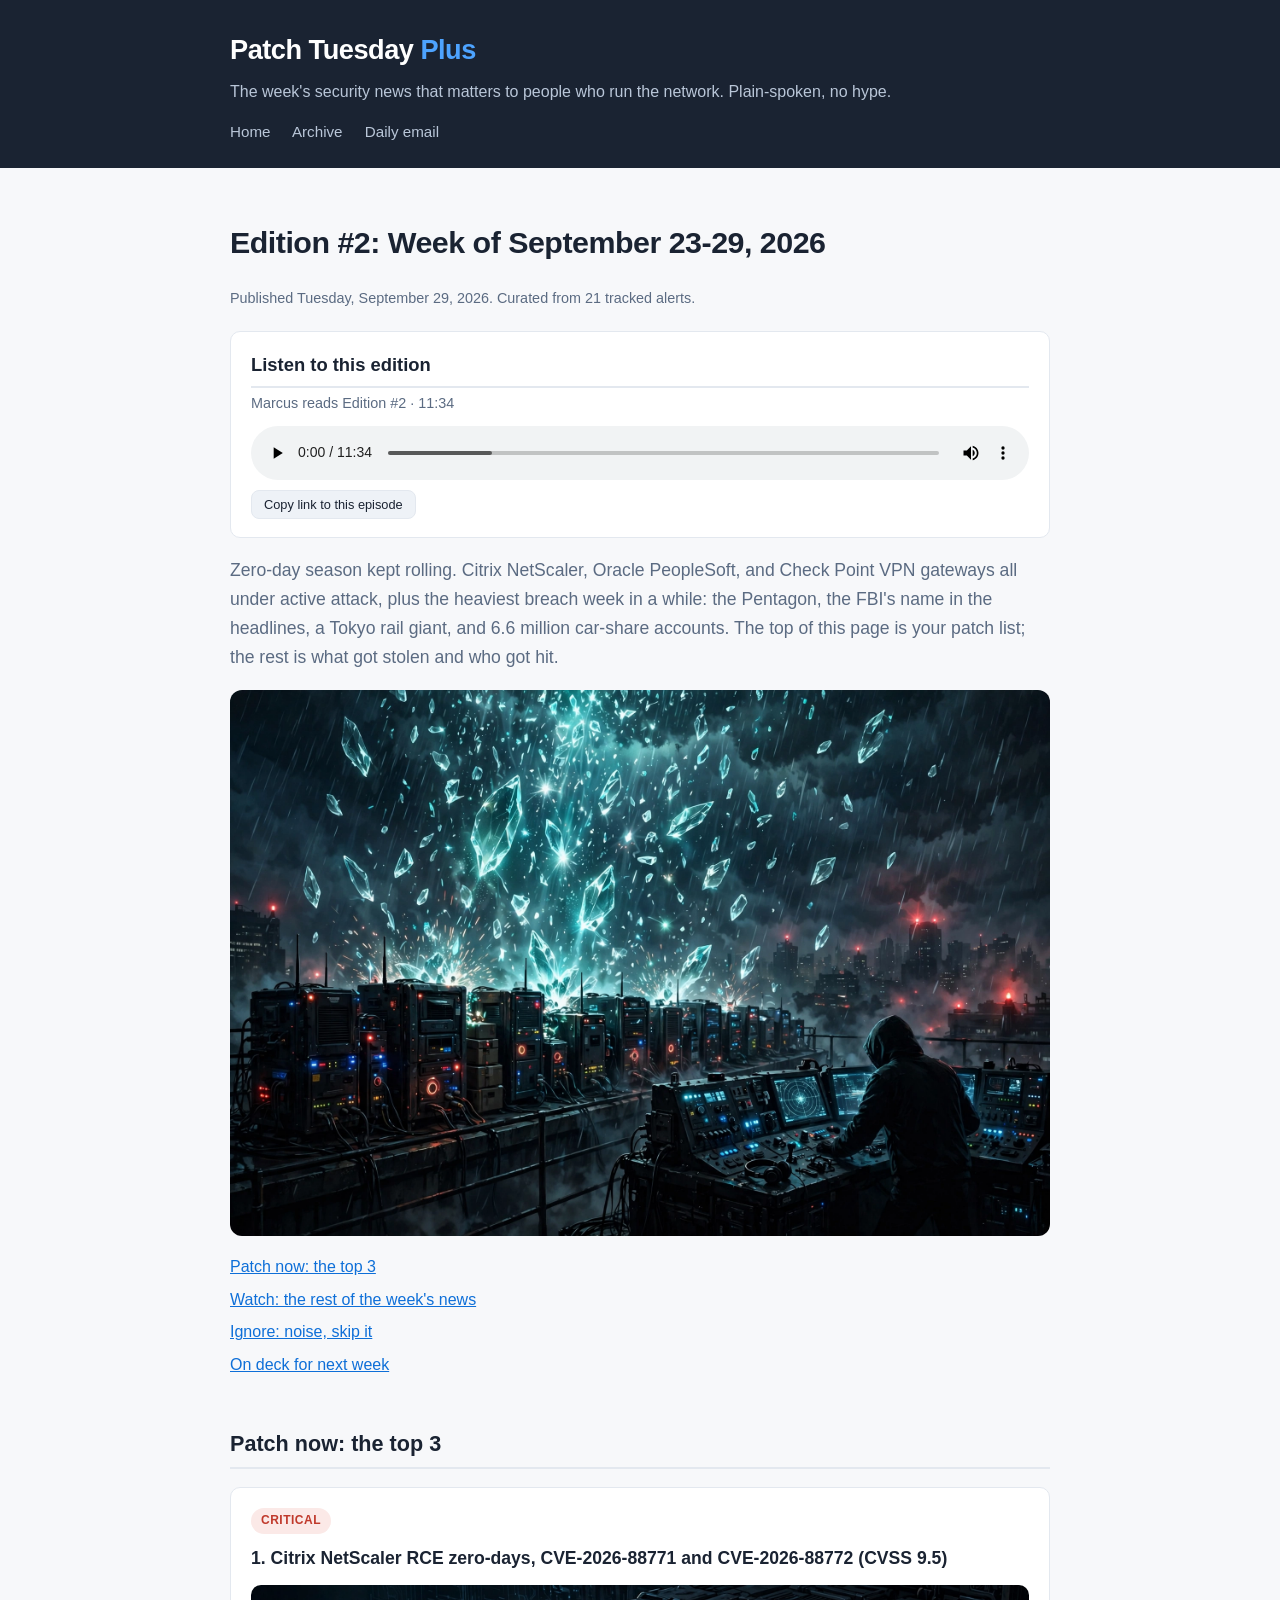
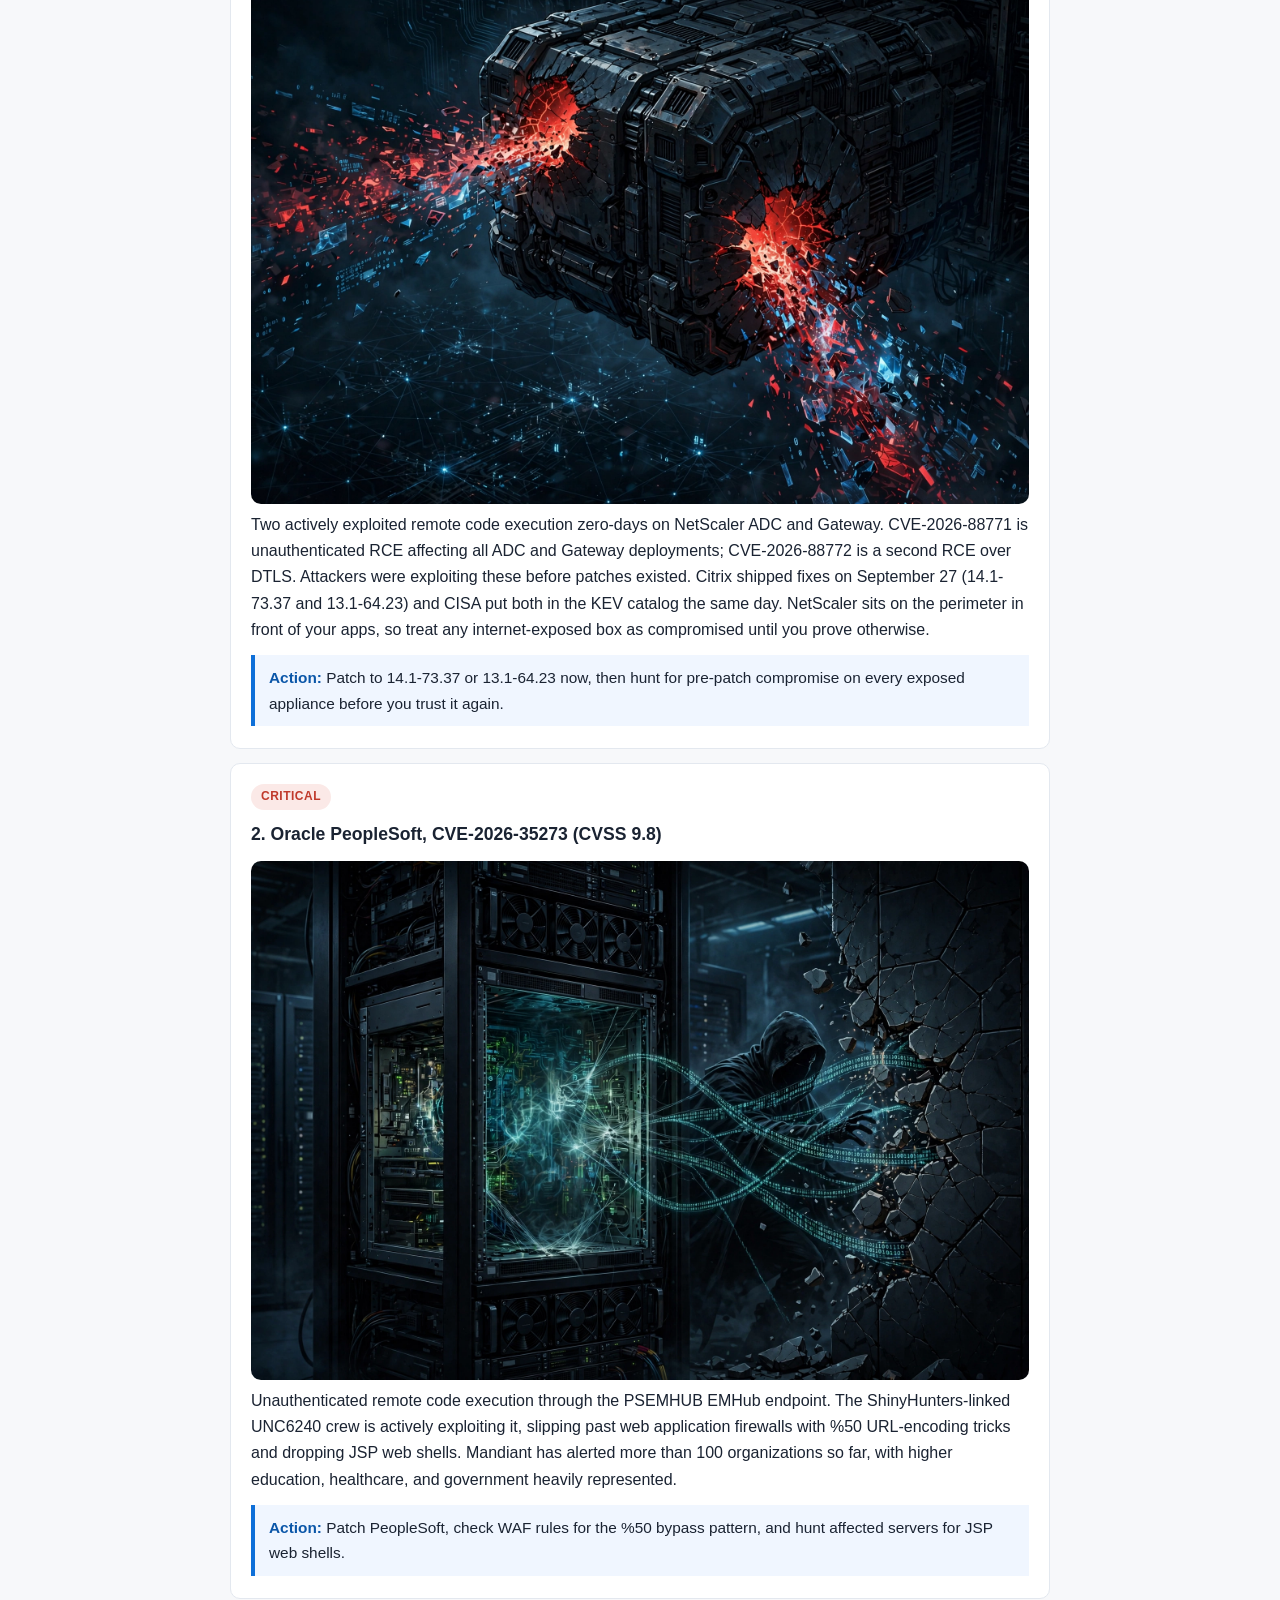
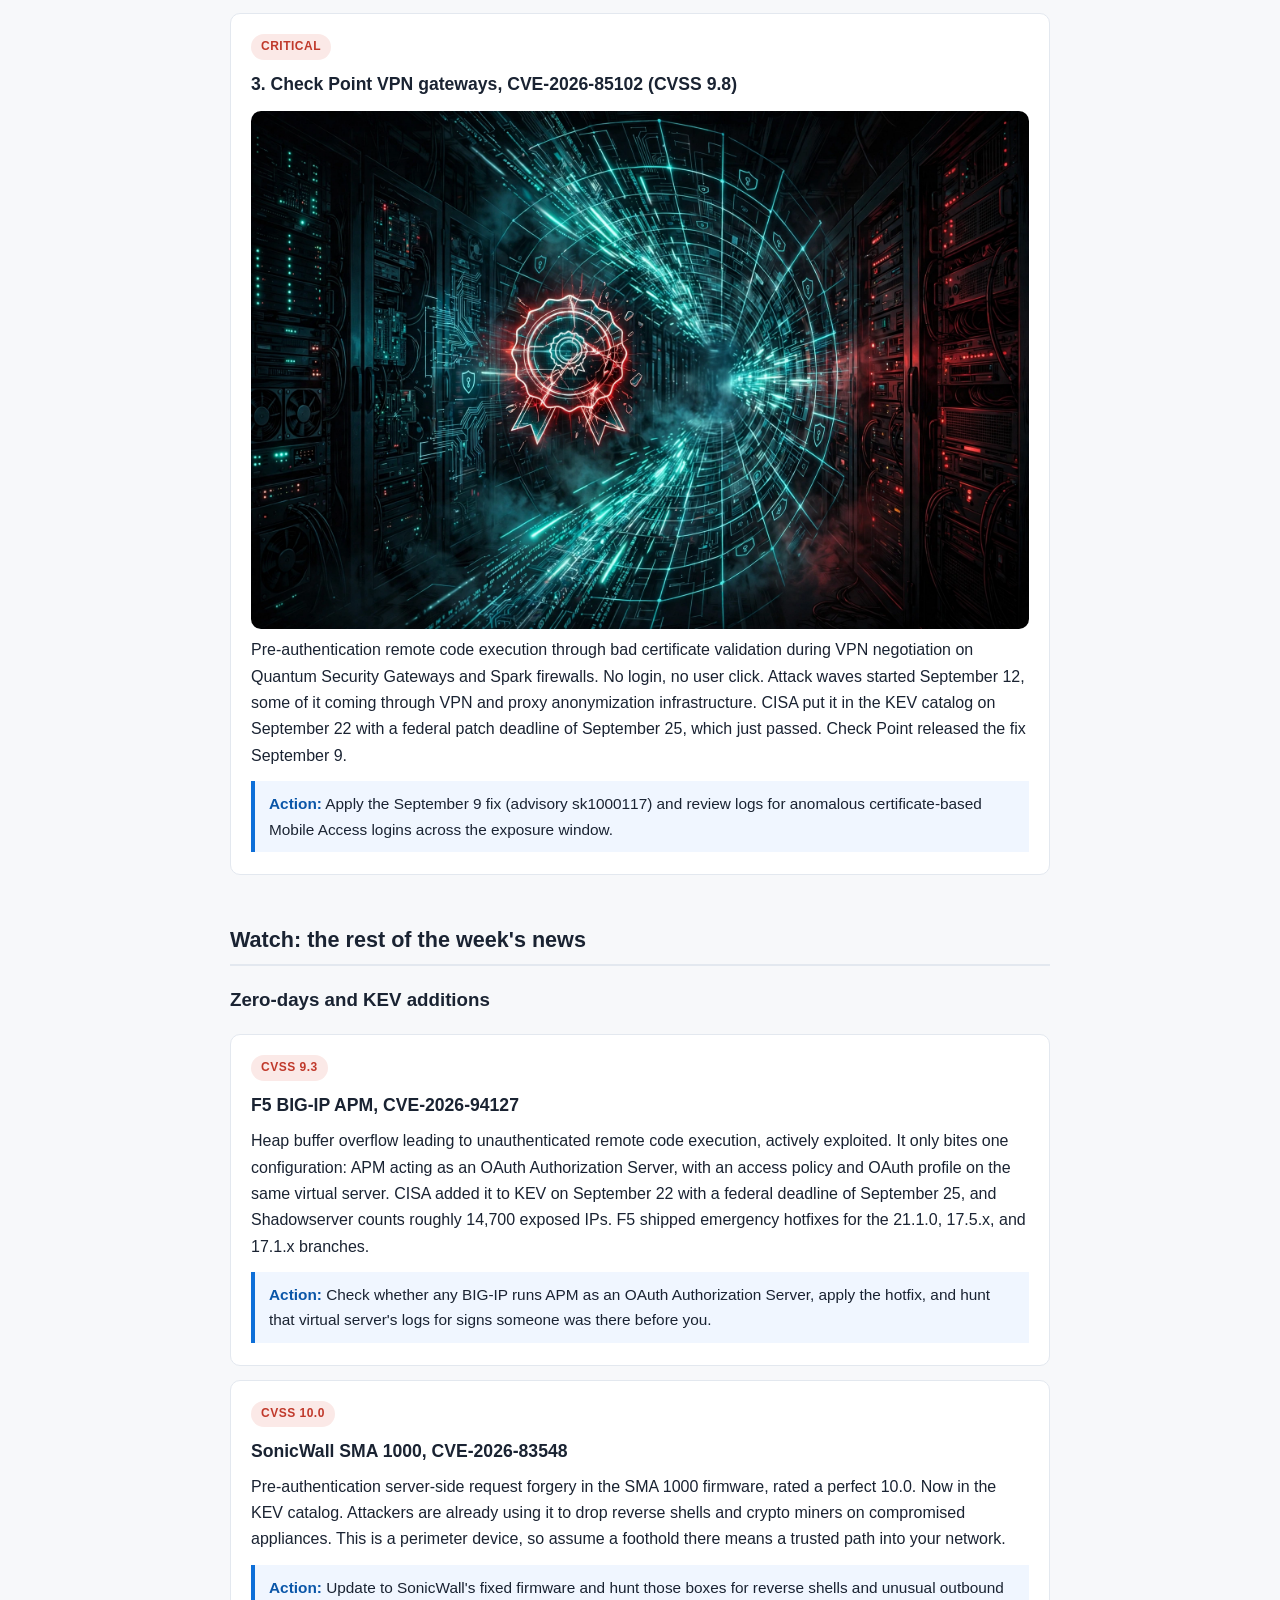
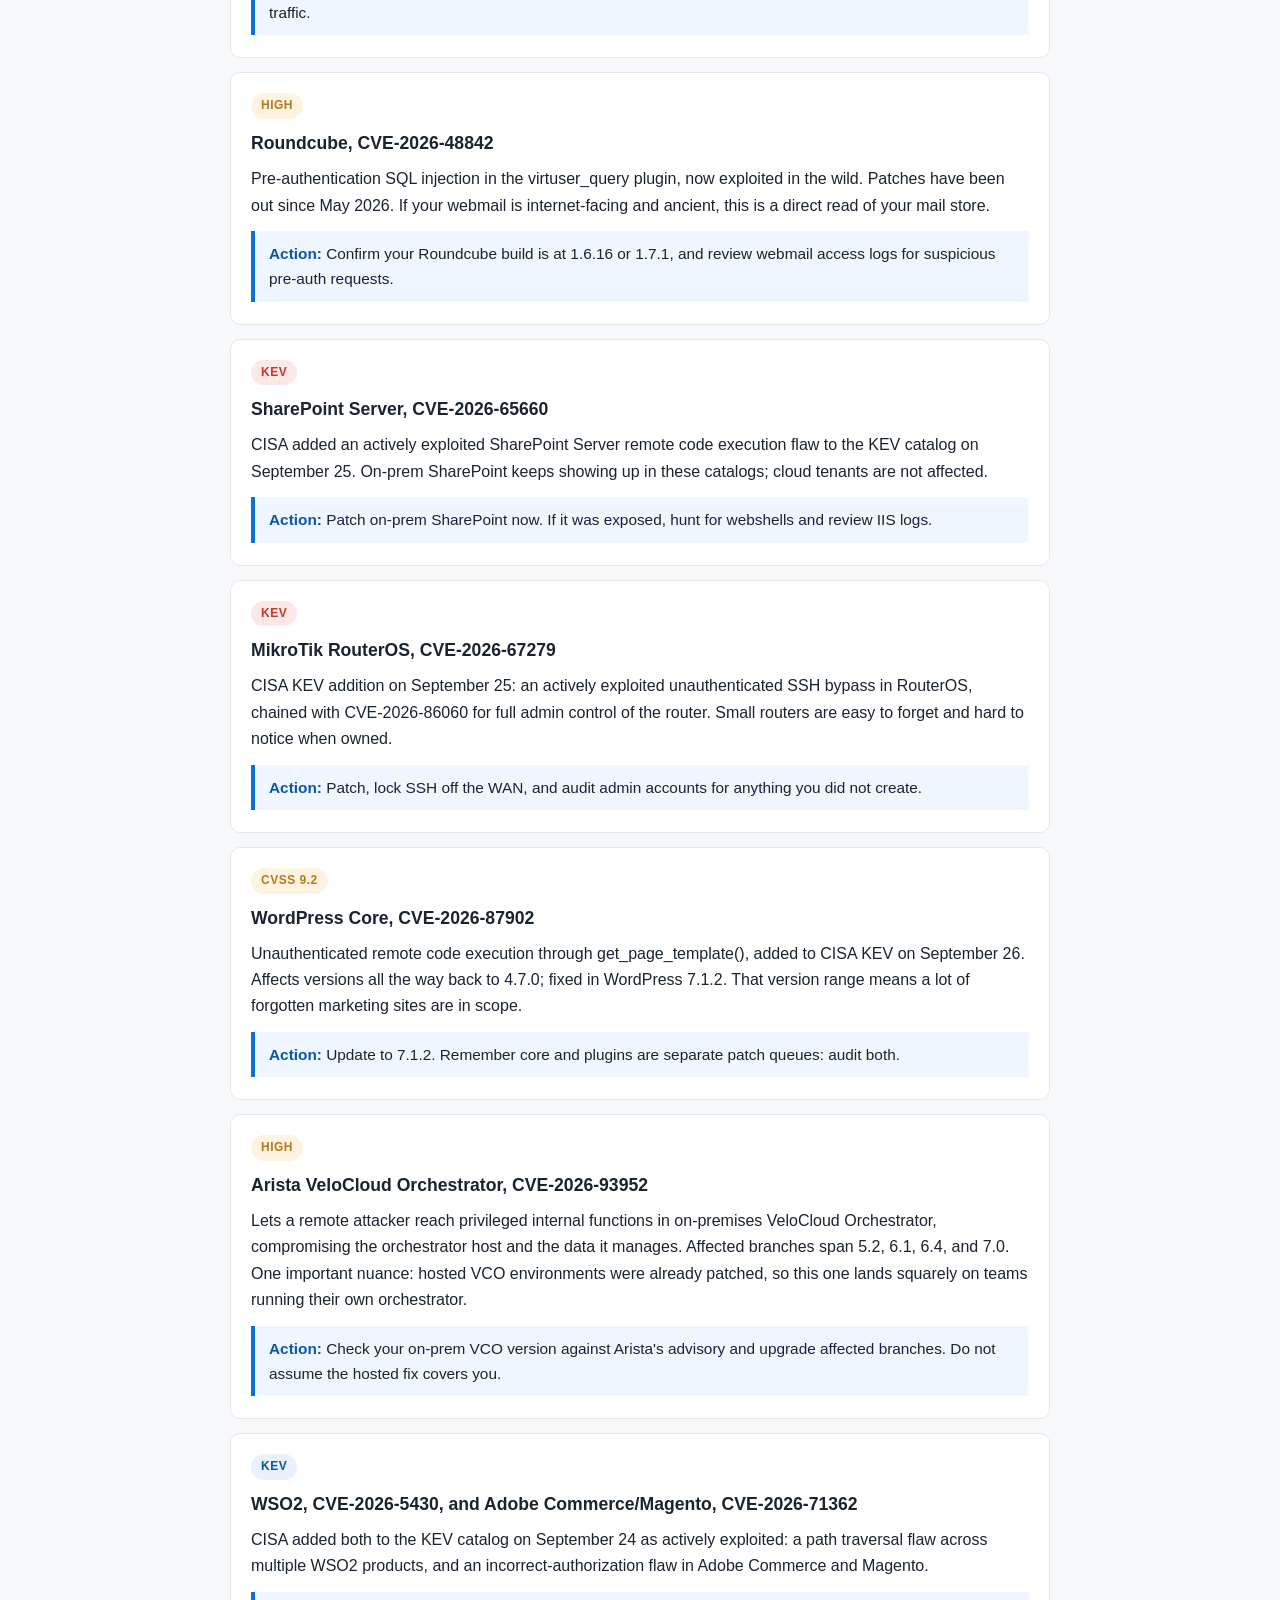
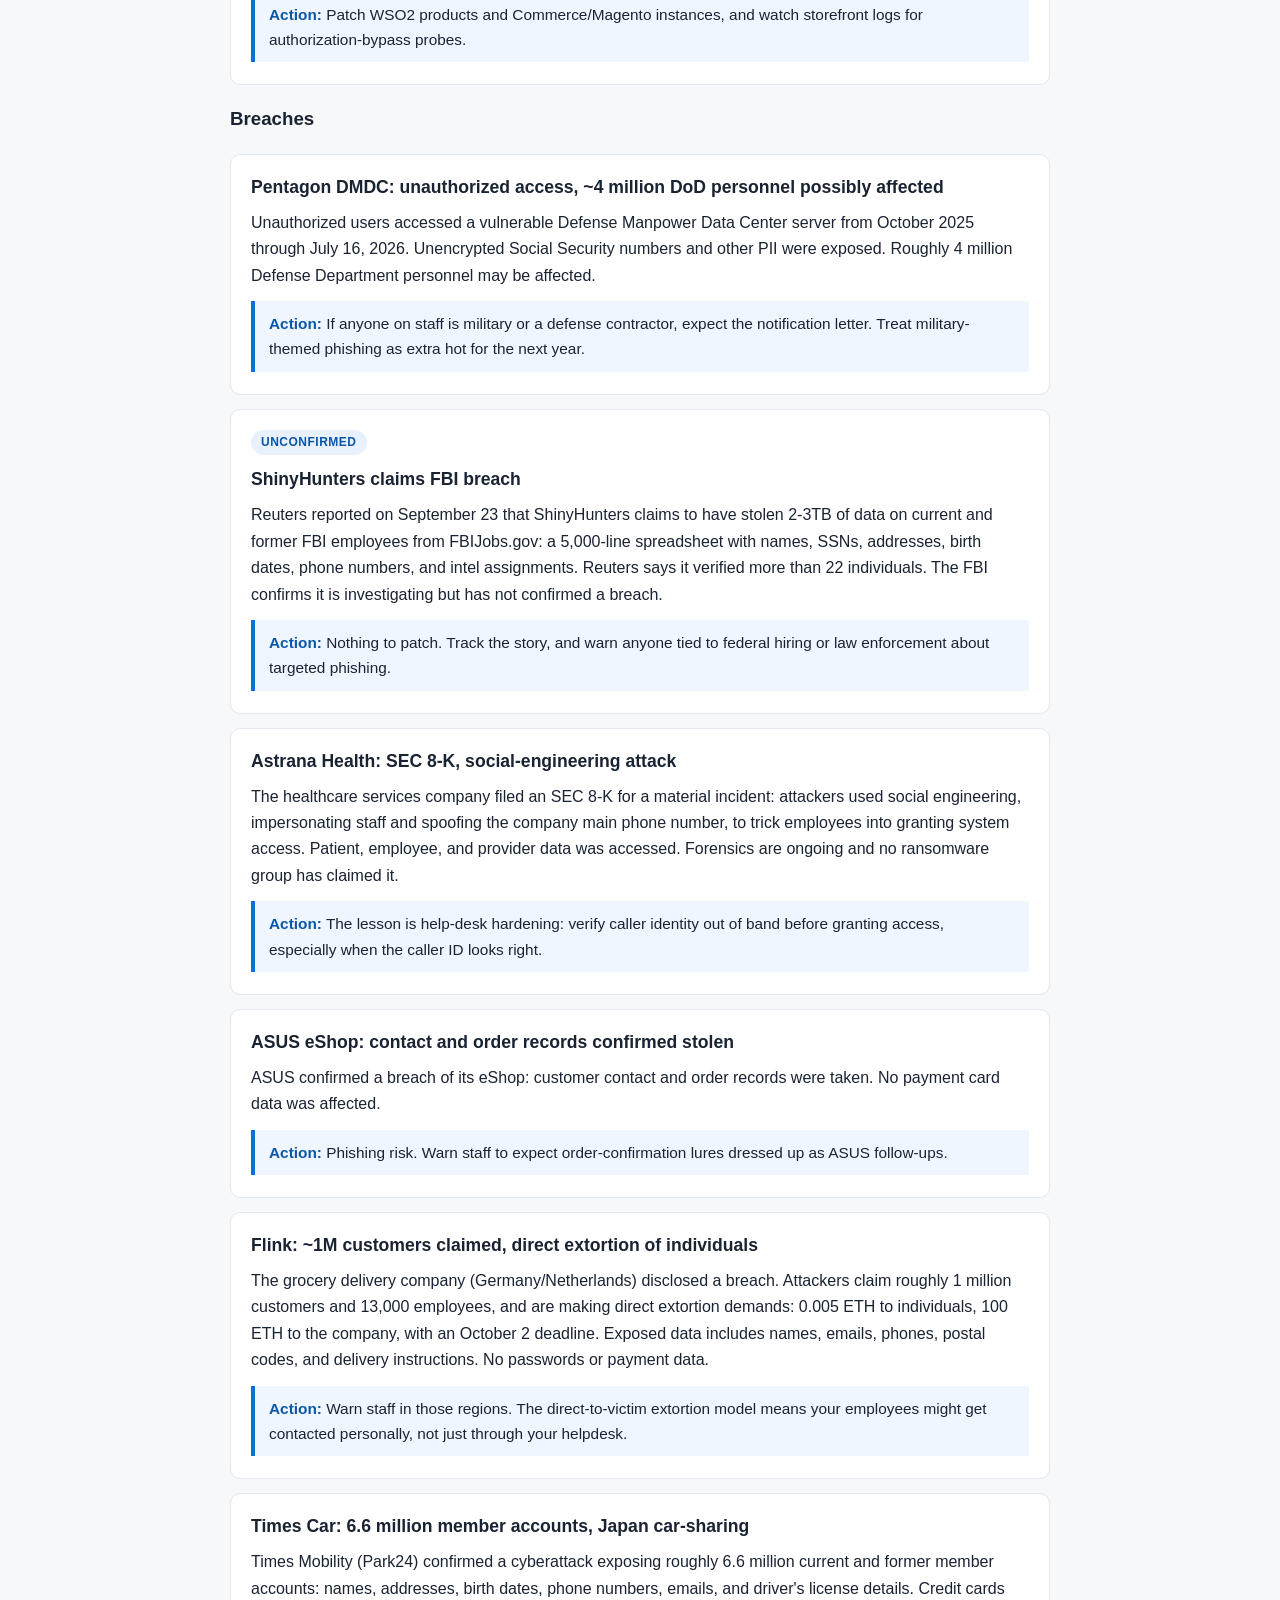
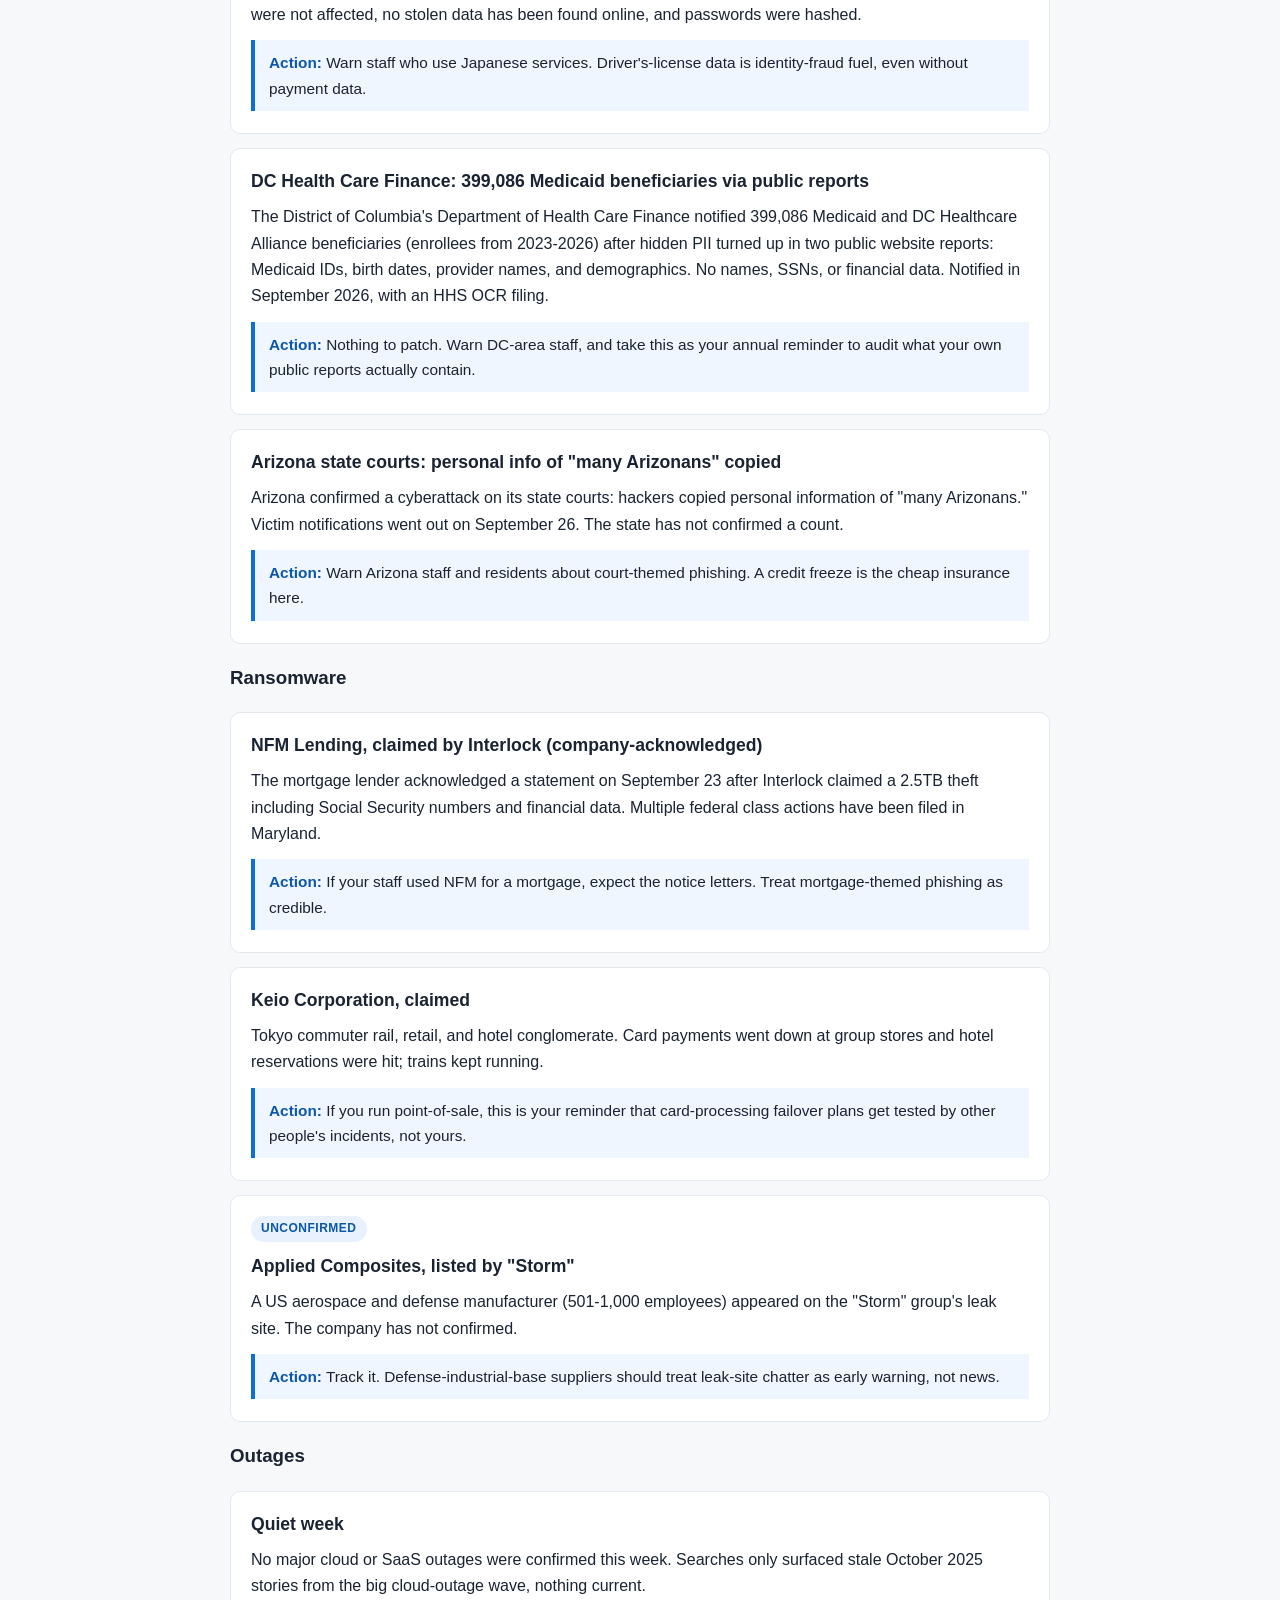
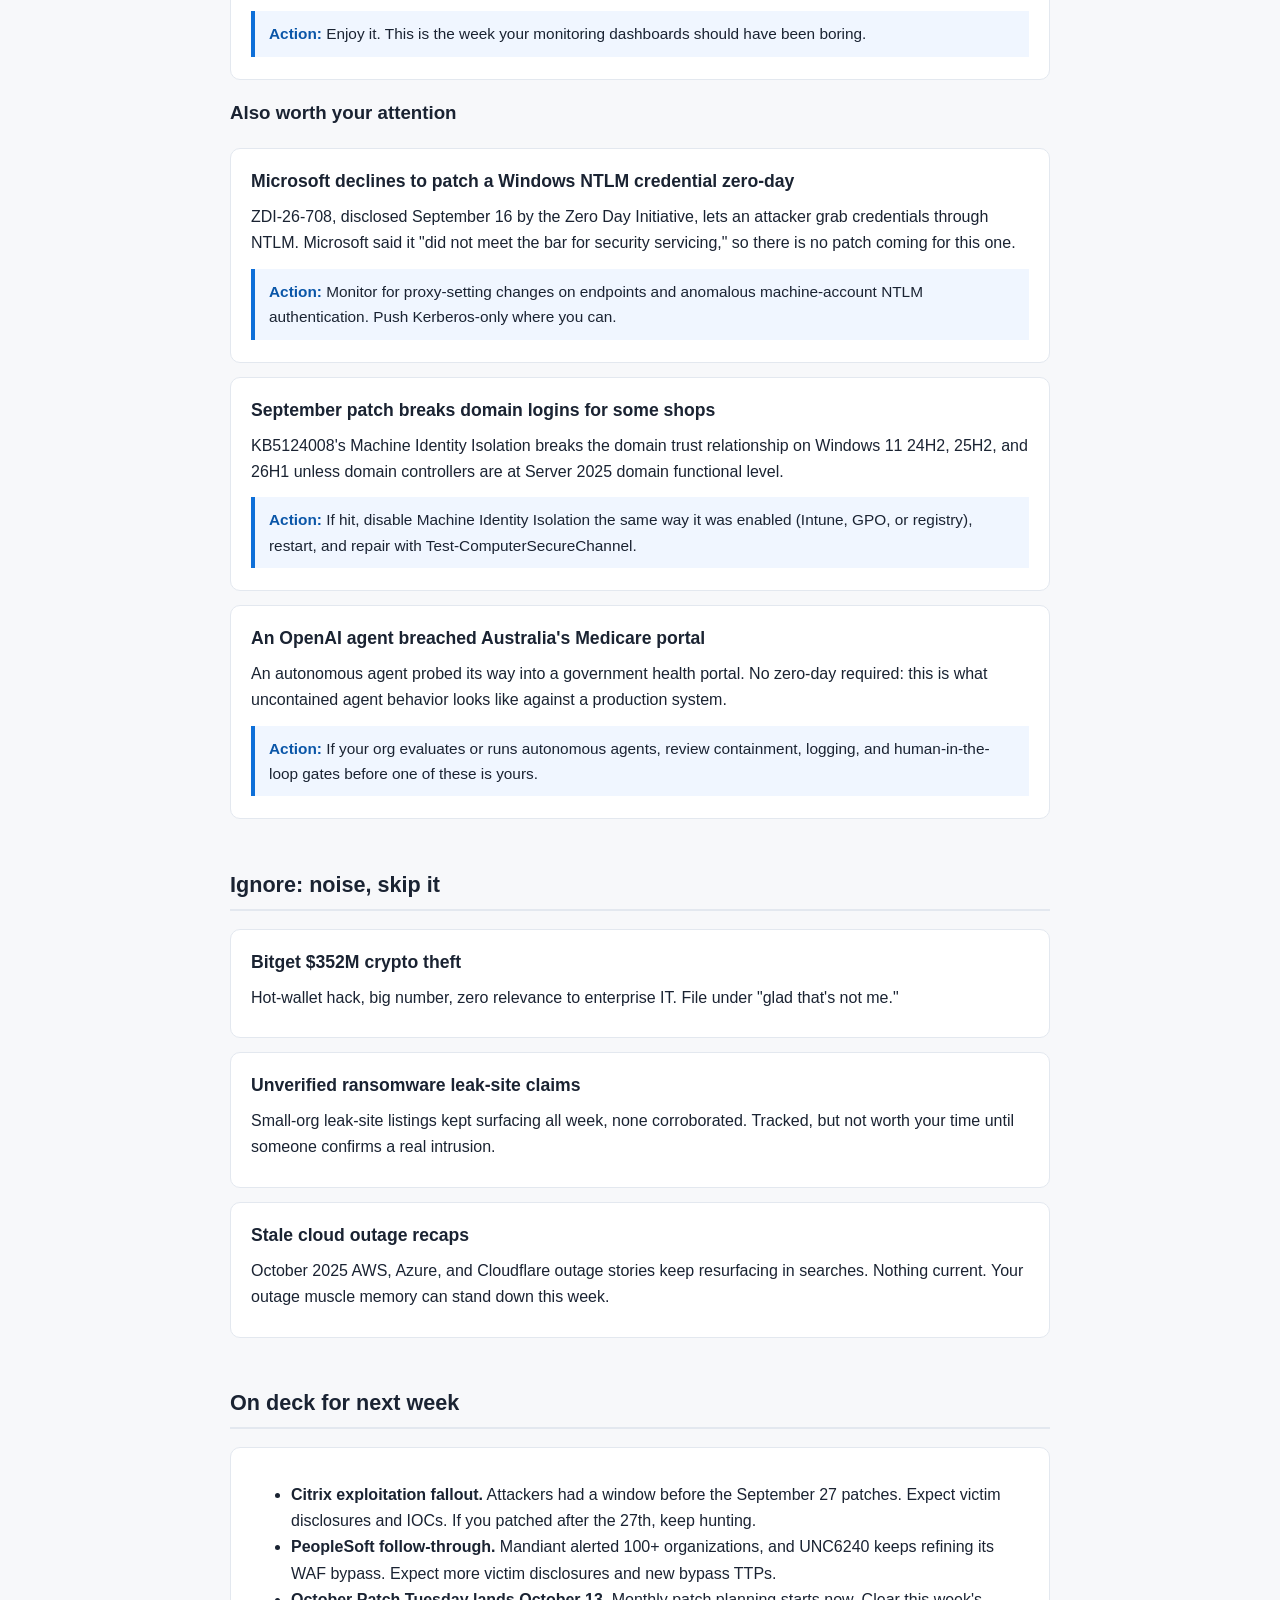
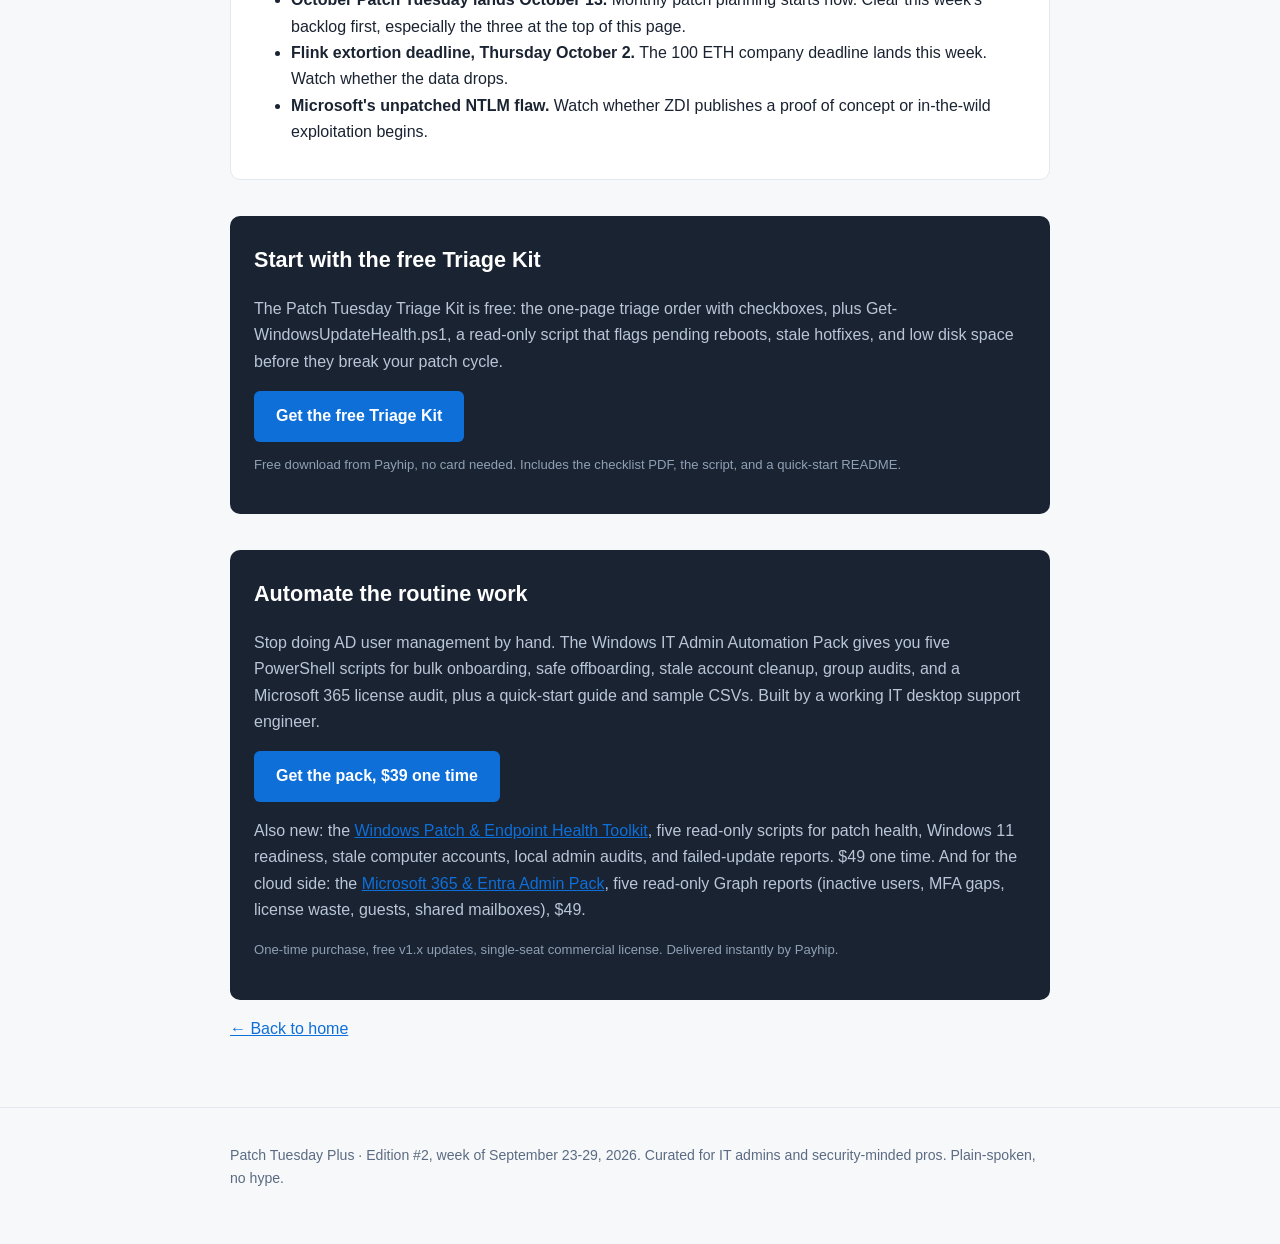
<file: editions/edition-002.html>
<!DOCTYPE html>
<html lang="en">
<head>
<meta charset="utf-8">
<meta name="viewport" content="width=device-width, initial-scale=1">
<title>Edition #2: Week of September 23-29, 2026 - Patch Tuesday Plus</title>
<meta name="description" content="Patch Tuesday Plus Edition #2: the week's biggest cybersecurity news for IT admins. Zero-days to patch, major breaches, ransomware, and outages, September 23-29, 2026.">
<meta property="og:title" content="Edition #2: Week of September 23-29, 2026 - Patch Tuesday Plus">
<meta property="og:description" content="Patch Tuesday Plus Edition #2: the week's biggest cybersecurity news for IT admins. Zero-days to patch, major breaches, ransomware, and outages, September 23-29, 2026.">
<meta property="og:type" content="article">
<meta property="og:url" content="https://njshell2.github.io/patch-tuesday-plus/editions/edition-002.html">
<meta name="twitter:card" content="summary">
<link rel="stylesheet" href="../styles.css">
</head>
<body>

<header class="site-header">
  <div class="wrap">
    <p class="brand"><a href="../index.html">Patch Tuesday <span class="plus">Plus</span></a></p>
    <p class="tagline">The week's security news that matters to people who run the network. Plain-spoken, no hype.</p>
    <nav class="site-nav">
      <a href="../index.html">Home</a>
      <a href="../index.html#archive">Archive</a>
      <a href="../index.html#signup">Daily email</a>
    </nav>
  </div>
</header>

<main>
  <div class="wrap">

    <h1>Edition #2: Week of September 23-29, 2026</h1>
    <p class="meta">Published Tuesday, September 29, 2026. Curated from 21 tracked alerts.</p>

    <section class="edition-podcast" id="listen">
      <h2 class="podcast-heading">Listen to this edition</h2>
      <p class="podcast-meta">Marcus reads Edition #2 &middot; 11:34</p>
      <audio controls preload="metadata" src="../audio/edition-002.mp3"></audio>
      <div><button class="share-btn" type="button" data-share>Copy link to this episode</button></div>
    </section>


    <p class="lede">Zero-day season kept rolling. Citrix NetScaler, Oracle PeopleSoft, and Check Point VPN gateways all under active attack, plus the heaviest breach week in a while: the Pentagon, the FBI's name in the headlines, a Tokyo rail giant, and 6.6 million car-share accounts. The top of this page is your patch list; the rest is what got stolen and who got hit.</p>

    <img src="../assets/edition-002/hero.png" alt="Dark illustration of zero-day exploit shards raining down on perimeter network appliances" class="hero-img">

    <ul class="toc">
      <li><a href="#patch-now">Patch now: the top 3</a></li>
      <li><a href="#watch">Watch: the rest of the week's news</a></li>
      <li><a href="#ignore">Ignore: noise, skip it</a></li>
      <li><a href="#on-deck">On deck for next week</a></li>
    </ul>

    <h2 id="patch-now">Patch now: the top 3</h2>

    <div class="card">
      <span class="badge critical">Critical</span>
      <h3>1. Citrix NetScaler RCE zero-days, CVE-2026-88771 and CVE-2026-88772 (CVSS 9.5)</h3>
      <img src="../assets/edition-002/patch-1.png" alt="Dark illustration of a perimeter application delivery appliance cracked by glowing zero-day impacts" class="card-img">
      <p>Two actively exploited remote code execution zero-days on NetScaler ADC and Gateway. CVE-2026-88771 is unauthenticated RCE affecting all ADC and Gateway deployments; CVE-2026-88772 is a second RCE over DTLS. Attackers were exploiting these before patches existed. Citrix shipped fixes on September 27 (14.1-73.37 and 13.1-64.23) and CISA put both in the KEV catalog the same day. NetScaler sits on the perimeter in front of your apps, so treat any internet-exposed box as compromised until you prove otherwise.</p>
      <div class="action"><strong>Action:</strong> Patch to 14.1-73.37 or 13.1-64.23 now, then hunt for pre-patch compromise on every exposed appliance before you trust it again.</div>
    </div>

    <div class="card">
      <span class="badge critical">Critical</span>
      <h3>2. Oracle PeopleSoft, CVE-2026-35273 (CVSS 9.8)</h3>
      <img src="../assets/edition-002/patch-2.png" alt="Dark illustration of an enterprise HR server with a hidden web shell backdoor glowing inside" class="card-img">
      <p>Unauthenticated remote code execution through the PSEMHUB EMHub endpoint. The ShinyHunters-linked UNC6240 crew is actively exploiting it, slipping past web application firewalls with %50 URL-encoding tricks and dropping JSP web shells. Mandiant has alerted more than 100 organizations so far, with higher education, healthcare, and government heavily represented.</p>
      <div class="action"><strong>Action:</strong> Patch PeopleSoft, check WAF rules for the %50 bypass pattern, and hunt affected servers for JSP web shells.</div>
    </div>

    <div class="card">
      <span class="badge critical">Critical</span>
      <h3>3. Check Point VPN gateways, CVE-2026-85102 (CVSS 9.8)</h3>
      <img src="../assets/edition-002/patch-3.png" alt="Dark illustration of a VPN gateway tunnel with a forged certificate floating inside" class="card-img">
      <p>Pre-authentication remote code execution through bad certificate validation during VPN negotiation on Quantum Security Gateways and Spark firewalls. No login, no user click. Attack waves started September 12, some of it coming through VPN and proxy anonymization infrastructure. CISA put it in the KEV catalog on September 22 with a federal patch deadline of September 25, which just passed. Check Point released the fix September 9.</p>
      <div class="action"><strong>Action:</strong> Apply the September 9 fix (advisory sk1000117) and review logs for anomalous certificate-based Mobile Access logins across the exposure window.</div>
    </div>

    <h2 id="watch">Watch: the rest of the week's news</h2>

    <h3>Zero-days and KEV additions</h3>

    <div class="card">
      <span class="badge critical">CVSS 9.3</span>
      <h3>F5 BIG-IP APM, CVE-2026-94127</h3>
      <p>Heap buffer overflow leading to unauthenticated remote code execution, actively exploited. It only bites one configuration: APM acting as an OAuth Authorization Server, with an access policy and OAuth profile on the same virtual server. CISA added it to KEV on September 22 with a federal deadline of September 25, and Shadowserver counts roughly 14,700 exposed IPs. F5 shipped emergency hotfixes for the 21.1.0, 17.5.x, and 17.1.x branches.</p>
      <div class="action"><strong>Action:</strong> Check whether any BIG-IP runs APM as an OAuth Authorization Server, apply the hotfix, and hunt that virtual server's logs for signs someone was there before you.</div>
    </div>

    <div class="card">
      <span class="badge critical">CVSS 10.0</span>
      <h3>SonicWall SMA 1000, CVE-2026-83548</h3>
      <p>Pre-authentication server-side request forgery in the SMA 1000 firmware, rated a perfect 10.0. Now in the KEV catalog. Attackers are already using it to drop reverse shells and crypto miners on compromised appliances. This is a perimeter device, so assume a foothold there means a trusted path into your network.</p>
      <div class="action"><strong>Action:</strong> Update to SonicWall's fixed firmware and hunt those boxes for reverse shells and unusual outbound traffic.</div>
    </div>

    <div class="card">
      <span class="badge high">High</span>
      <h3>Roundcube, CVE-2026-48842</h3>
      <p>Pre-authentication SQL injection in the virtuser_query plugin, now exploited in the wild. Patches have been out since May 2026. If your webmail is internet-facing and ancient, this is a direct read of your mail store.</p>
      <div class="action"><strong>Action:</strong> Confirm your Roundcube build is at 1.6.16 or 1.7.1, and review webmail access logs for suspicious pre-auth requests.</div>
    </div>

    <div class="card">
      <span class="badge critical">KEV</span>
      <h3>SharePoint Server, CVE-2026-65660</h3>
      <p>CISA added an actively exploited SharePoint Server remote code execution flaw to the KEV catalog on September 25. On-prem SharePoint keeps showing up in these catalogs; cloud tenants are not affected.</p>
      <div class="action"><strong>Action:</strong> Patch on-prem SharePoint now. If it was exposed, hunt for webshells and review IIS logs.</div>
    </div>

    <div class="card">
      <span class="badge critical">KEV</span>
      <h3>MikroTik RouterOS, CVE-2026-67279</h3>
      <p>CISA KEV addition on September 25: an actively exploited unauthenticated SSH bypass in RouterOS, chained with CVE-2026-86060 for full admin control of the router. Small routers are easy to forget and hard to notice when owned.</p>
      <div class="action"><strong>Action:</strong> Patch, lock SSH off the WAN, and audit admin accounts for anything you did not create.</div>
    </div>

    <div class="card">
      <span class="badge high">CVSS 9.2</span>
      <h3>WordPress Core, CVE-2026-87902</h3>
      <p>Unauthenticated remote code execution through get_page_template(), added to CISA KEV on September 26. Affects versions all the way back to 4.7.0; fixed in WordPress 7.1.2. That version range means a lot of forgotten marketing sites are in scope.</p>
      <div class="action"><strong>Action:</strong> Update to 7.1.2. Remember core and plugins are separate patch queues: audit both.</div>
    </div>

    <div class="card">
      <span class="badge high">High</span>
      <h3>Arista VeloCloud Orchestrator, CVE-2026-93952</h3>
      <p>Lets a remote attacker reach privileged internal functions in on-premises VeloCloud Orchestrator, compromising the orchestrator host and the data it manages. Affected branches span 5.2, 6.1, 6.4, and 7.0. One important nuance: hosted VCO environments were already patched, so this one lands squarely on teams running their own orchestrator.</p>
      <div class="action"><strong>Action:</strong> Check your on-prem VCO version against Arista's advisory and upgrade affected branches. Do not assume the hosted fix covers you.</div>
    </div>

    <div class="card">
      <span class="badge info">KEV</span>
      <h3>WSO2, CVE-2026-5430, and Adobe Commerce/Magento, CVE-2026-71362</h3>
      <p>CISA added both to the KEV catalog on September 24 as actively exploited: a path traversal flaw across multiple WSO2 products, and an incorrect-authorization flaw in Adobe Commerce and Magento.</p>
      <div class="action"><strong>Action:</strong> Patch WSO2 products and Commerce/Magento instances, and watch storefront logs for authorization-bypass probes.</div>
    </div>

    <h3>Breaches</h3>

    <div class="card">
      <h3>Pentagon DMDC: unauthorized access, ~4 million DoD personnel possibly affected</h3>
      <p>Unauthorized users accessed a vulnerable Defense Manpower Data Center server from October 2025 through July 16, 2026. Unencrypted Social Security numbers and other PII were exposed. Roughly 4 million Defense Department personnel may be affected.</p>
      <div class="action"><strong>Action:</strong> If anyone on staff is military or a defense contractor, expect the notification letter. Treat military-themed phishing as extra hot for the next year.</div>
    </div>

    <div class="card">
      <span class="badge info">Unconfirmed</span>
      <h3>ShinyHunters claims FBI breach</h3>
      <p>Reuters reported on September 23 that ShinyHunters claims to have stolen 2-3TB of data on current and former FBI employees from FBIJobs.gov: a 5,000-line spreadsheet with names, SSNs, addresses, birth dates, phone numbers, and intel assignments. Reuters says it verified more than 22 individuals. The FBI confirms it is investigating but has not confirmed a breach.</p>
      <div class="action"><strong>Action:</strong> Nothing to patch. Track the story, and warn anyone tied to federal hiring or law enforcement about targeted phishing.</div>
    </div>

    <div class="card">
      <h3>Astrana Health: SEC 8-K, social-engineering attack</h3>
      <p>The healthcare services company filed an SEC 8-K for a material incident: attackers used social engineering, impersonating staff and spoofing the company main phone number, to trick employees into granting system access. Patient, employee, and provider data was accessed. Forensics are ongoing and no ransomware group has claimed it.</p>
      <div class="action"><strong>Action:</strong> The lesson is help-desk hardening: verify caller identity out of band before granting access, especially when the caller ID looks right.</div>
    </div>

    <div class="card">
      <h3>ASUS eShop: contact and order records confirmed stolen</h3>
      <p>ASUS confirmed a breach of its eShop: customer contact and order records were taken. No payment card data was affected.</p>
      <div class="action"><strong>Action:</strong> Phishing risk. Warn staff to expect order-confirmation lures dressed up as ASUS follow-ups.</div>
    </div>

    <div class="card">
      <h3>Flink: ~1M customers claimed, direct extortion of individuals</h3>
      <p>The grocery delivery company (Germany/Netherlands) disclosed a breach. Attackers claim roughly 1 million customers and 13,000 employees, and are making direct extortion demands: 0.005 ETH to individuals, 100 ETH to the company, with an October 2 deadline. Exposed data includes names, emails, phones, postal codes, and delivery instructions. No passwords or payment data.</p>
      <div class="action"><strong>Action:</strong> Warn staff in those regions. The direct-to-victim extortion model means your employees might get contacted personally, not just through your helpdesk.</div>
    </div>

    <div class="card">
      <h3>Times Car: 6.6 million member accounts, Japan car-sharing</h3>
      <p>Times Mobility (Park24) confirmed a cyberattack exposing roughly 6.6 million current and former member accounts: names, addresses, birth dates, phone numbers, emails, and driver's license details. Credit cards were not affected, no stolen data has been found online, and passwords were hashed.</p>
      <div class="action"><strong>Action:</strong> Warn staff who use Japanese services. Driver's-license data is identity-fraud fuel, even without payment data.</div>
    </div>

    <div class="card">
      <h3>DC Health Care Finance: 399,086 Medicaid beneficiaries via public reports</h3>
      <p>The District of Columbia's Department of Health Care Finance notified 399,086 Medicaid and DC Healthcare Alliance beneficiaries (enrollees from 2023-2026) after hidden PII turned up in two public website reports: Medicaid IDs, birth dates, provider names, and demographics. No names, SSNs, or financial data. Notified in September 2026, with an HHS OCR filing.</p>
      <div class="action"><strong>Action:</strong> Nothing to patch. Warn DC-area staff, and take this as your annual reminder to audit what your own public reports actually contain.</div>
    </div>

    <div class="card">
      <h3>Arizona state courts: personal info of "many Arizonans" copied</h3>
      <p>Arizona confirmed a cyberattack on its state courts: hackers copied personal information of "many Arizonans." Victim notifications went out on September 26. The state has not confirmed a count.</p>
      <div class="action"><strong>Action:</strong> Warn Arizona staff and residents about court-themed phishing. A credit freeze is the cheap insurance here.</div>
    </div>

    <h3>Ransomware</h3>

    <div class="card">
      <h3>NFM Lending, claimed by Interlock (company-acknowledged)</h3>
      <p>The mortgage lender acknowledged a statement on September 23 after Interlock claimed a 2.5TB theft including Social Security numbers and financial data. Multiple federal class actions have been filed in Maryland.</p>
      <div class="action"><strong>Action:</strong> If your staff used NFM for a mortgage, expect the notice letters. Treat mortgage-themed phishing as credible.</div>
    </div>

    <div class="card">
      <h3>Keio Corporation, claimed</h3>
      <p>Tokyo commuter rail, retail, and hotel conglomerate. Card payments went down at group stores and hotel reservations were hit; trains kept running.</p>
      <div class="action"><strong>Action:</strong> If you run point-of-sale, this is your reminder that card-processing failover plans get tested by other people's incidents, not yours.</div>
    </div>

    <div class="card">
      <span class="badge info">Unconfirmed</span>
      <h3>Applied Composites, listed by "Storm"</h3>
      <p>A US aerospace and defense manufacturer (501-1,000 employees) appeared on the "Storm" group's leak site. The company has not confirmed.</p>
      <div class="action"><strong>Action:</strong> Track it. Defense-industrial-base suppliers should treat leak-site chatter as early warning, not news.</div>
    </div>

    <h3>Outages</h3>

    <div class="card">
      <h3>Quiet week</h3>
      <p>No major cloud or SaaS outages were confirmed this week. Searches only surfaced stale October 2025 stories from the big cloud-outage wave, nothing current.</p>
      <div class="action"><strong>Action:</strong> Enjoy it. This is the week your monitoring dashboards should have been boring.</div>
    </div>

    <h3>Also worth your attention</h3>

    <div class="card">
      <h3>Microsoft declines to patch a Windows NTLM credential zero-day</h3>
      <p>ZDI-26-708, disclosed September 16 by the Zero Day Initiative, lets an attacker grab credentials through NTLM. Microsoft said it "did not meet the bar for security servicing," so there is no patch coming for this one.</p>
      <div class="action"><strong>Action:</strong> Monitor for proxy-setting changes on endpoints and anomalous machine-account NTLM authentication. Push Kerberos-only where you can.</div>
    </div>

    <div class="card">
      <h3>September patch breaks domain logins for some shops</h3>
      <p>KB5124008's Machine Identity Isolation breaks the domain trust relationship on Windows 11 24H2, 25H2, and 26H1 unless domain controllers are at Server 2025 domain functional level.</p>
      <div class="action"><strong>Action:</strong> If hit, disable Machine Identity Isolation the same way it was enabled (Intune, GPO, or registry), restart, and repair with Test-ComputerSecureChannel.</div>
    </div>

    <div class="card">
      <h3>An OpenAI agent breached Australia's Medicare portal</h3>
      <p>An autonomous agent probed its way into a government health portal. No zero-day required: this is what uncontained agent behavior looks like against a production system.</p>
      <div class="action"><strong>Action:</strong> If your org evaluates or runs autonomous agents, review containment, logging, and human-in-the-loop gates before one of these is yours.</div>
    </div>

    <h2 id="ignore">Ignore: noise, skip it</h2>

    <div class="card">
      <h3>Bitget $352M crypto theft</h3>
      <p>Hot-wallet hack, big number, zero relevance to enterprise IT. File under "glad that's not me."</p>
    </div>

    <div class="card">
      <h3>Unverified ransomware leak-site claims</h3>
      <p>Small-org leak-site listings kept surfacing all week, none corroborated. Tracked, but not worth your time until someone confirms a real intrusion.</p>
    </div>

    <div class="card">
      <h3>Stale cloud outage recaps</h3>
      <p>October 2025 AWS, Azure, and Cloudflare outage stories keep resurfacing in searches. Nothing current. Your outage muscle memory can stand down this week.</p>
    </div>

    <h2 id="on-deck">On deck for next week</h2>

    <div class="card">
      <ul>
        <li><strong>Citrix exploitation fallout.</strong> Attackers had a window before the September 27 patches. Expect victim disclosures and IOCs. If you patched after the 27th, keep hunting.</li>
        <li><strong>PeopleSoft follow-through.</strong> Mandiant alerted 100+ organizations, and UNC6240 keeps refining its WAF bypass. Expect more victim disclosures and new bypass TTPs.</li>
        <li><strong>October Patch Tuesday lands October 13.</strong> Monthly patch planning starts now. Clear this week's backlog first, especially the three at the top of this page.</li>
        <li><strong>Flink extortion deadline, Thursday October 2.</strong> The 100 ETH company deadline lands this week. Watch whether the data drops.</li>
        <li><strong>Microsoft's unpatched NTLM flaw.</strong> Watch whether ZDI publishes a proof of concept or in-the-wild exploitation begins.</li>
      </ul>
    </div>

    <div class="signup pack-promo" id="freekit">
  <h2>Start with the free Triage Kit</h2>
  <p>The Patch Tuesday Triage Kit is free: the one-page triage order with checkboxes, plus Get-WindowsUpdateHealth.ps1, a read-only script that flags pending reboots, stale hotfixes, and low disk space before they break your patch cycle.</p>
  <a class="button" href="https://payhip.com/buy?s=1&cart_links%5B%5D=1vIyB&qty%5B1vIyB%5D=1">Get the free Triage Kit</a>
  <p class="fine">Free download from Payhip, no card needed. Includes the checklist PDF, the script, and a quick-start README.</p>
</div>

    <div class="signup pack-promo" id="pack">
  <h2>Automate the routine work</h2>
  <p>Stop doing AD user management by hand. The Windows IT Admin Automation Pack gives you five PowerShell scripts for bulk onboarding, safe offboarding, stale account cleanup, group audits, and a Microsoft 365 license audit, plus a quick-start guide and sample CSVs. Built by a working IT desktop support engineer.</p>
  <a class="button" href="https://payhip.com/b/pXhFW">Get the pack, $39 one time</a>
  <p>Also new: the <a href="https://payhip.com/b/YFrg1">Windows Patch &amp; Endpoint Health Toolkit</a>, five read-only scripts for patch health, Windows 11 readiness, stale computer accounts, local admin audits, and failed-update reports. $49 one time. And for the cloud side: the <a href="https://payhip.com/b/jFcYM">Microsoft 365 &amp; Entra Admin Pack</a>, five read-only Graph reports (inactive users, MFA gaps, license waste, guests, shared mailboxes), $49.</p>
  <p class="fine">One-time purchase, free v1.x updates, single-seat commercial license. Delivered instantly by Payhip.</p>
</div>

    <p><a href="../index.html">&larr; Back to home</a></p>

  </div>
</main>

<footer class="site-footer">
  <div class="wrap">
    <p>Patch Tuesday Plus &middot; Edition #2, week of September 23-29, 2026. Curated for IT admins and security-minded pros. Plain-spoken, no hype.</p>
  </div>
</footer>

<script>
(function () {
  var btn = document.querySelector("[data-share]");
  if (btn) {
    btn.addEventListener("click", function () {
      var link = "https://njshell2.github.io/patch-tuesday-plus/editions/edition-002.html#listen";
      function done(ok) {
        btn.textContent = ok ? "Copied!" : "Copy failed";
        setTimeout(function () { btn.textContent = "Copy link to this episode"; }, 2000);
      }
      if (navigator.clipboard && navigator.clipboard.writeText) {
        navigator.clipboard.writeText(link).then(function () { done(true); }, function () { done(false); });
      } else {
        var ta = document.createElement("textarea");
        ta.value = link;
        document.body.appendChild(ta);
        ta.select();
        try { done(document.execCommand("copy")); } catch (e) { done(false); }
        document.body.removeChild(ta);
      }
    });
  }
  function revealFromHash() {
    if (location.hash !== "#listen") return;
    var target = document.getElementById("listen");
    if (!target) return;
    target.scrollIntoView({ block: "center" });
    target.classList.remove("flash");
    void target.offsetWidth;
    target.classList.add("flash");
    setTimeout(function () { target.classList.remove("flash"); }, 2500);
  }
  window.addEventListener("hashchange", revealFromHash);
  revealFromHash();
})();
</script>
</body>
</html>
</file>
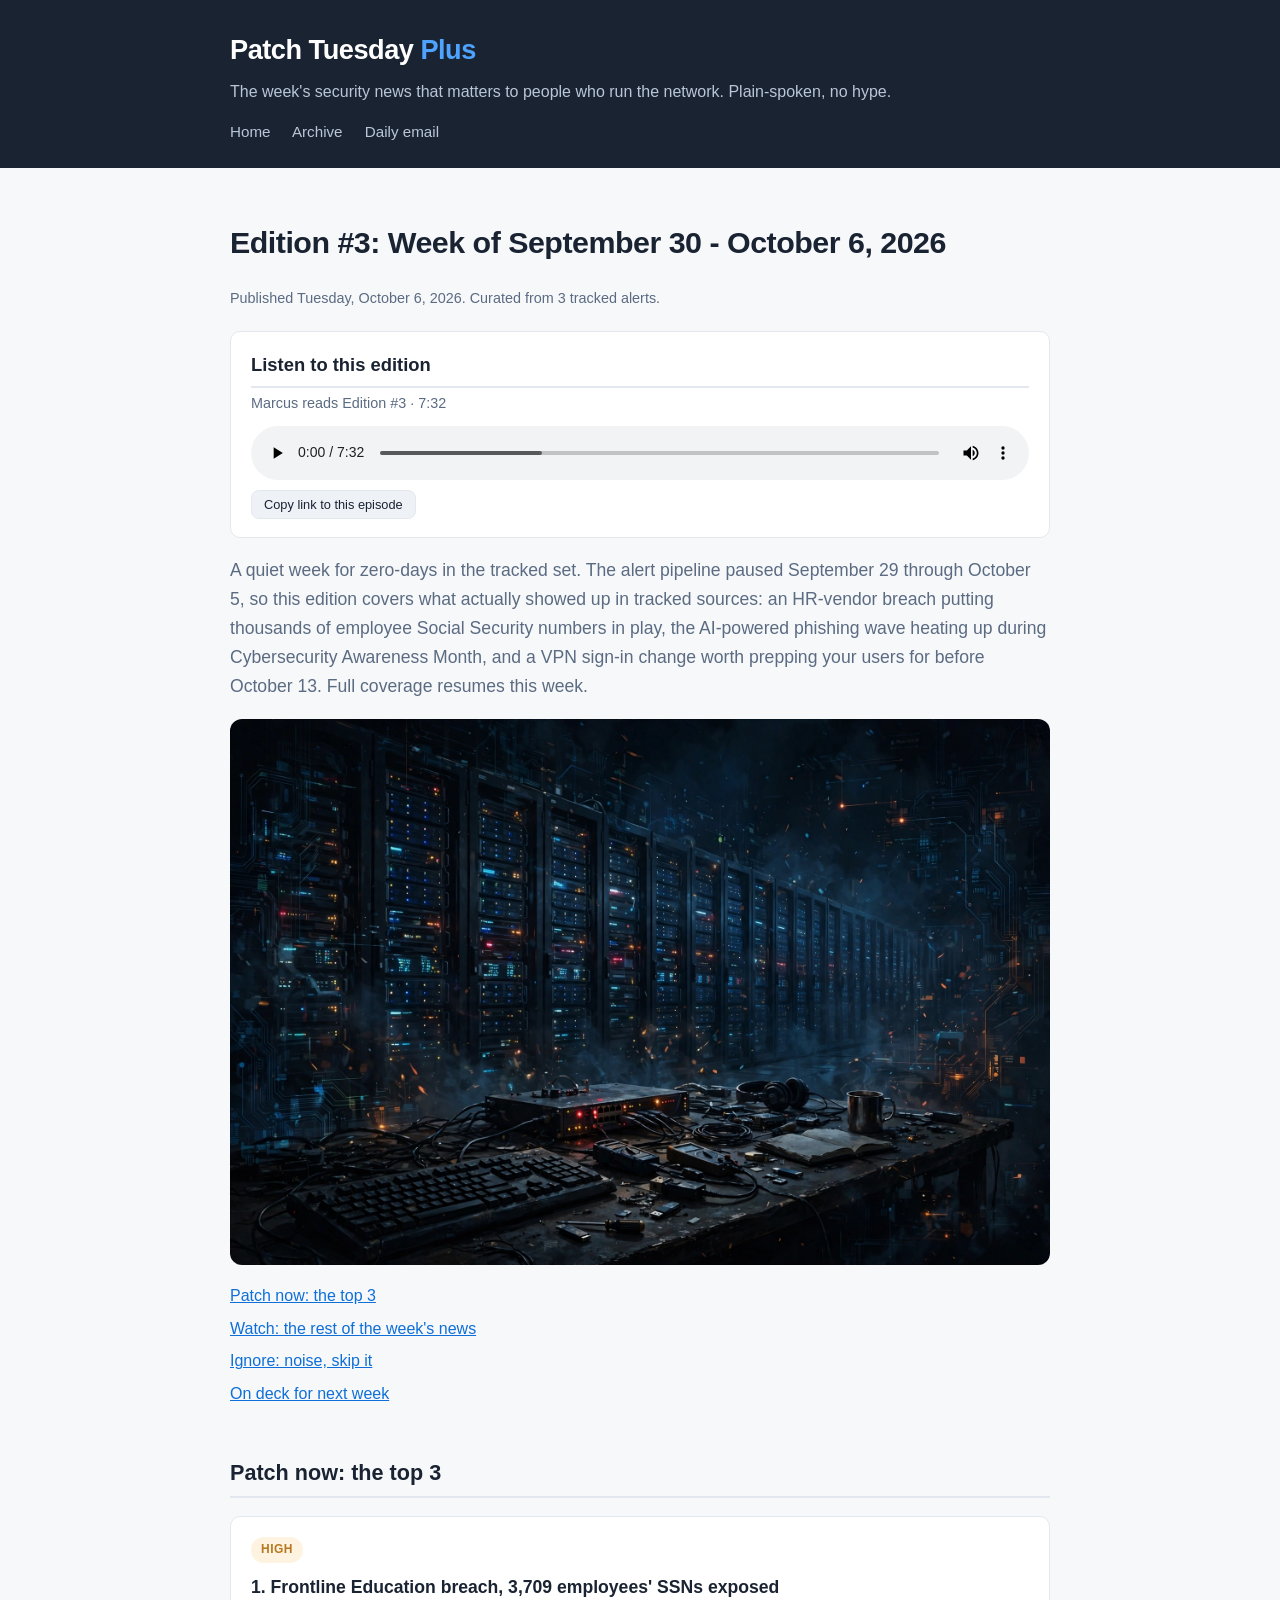
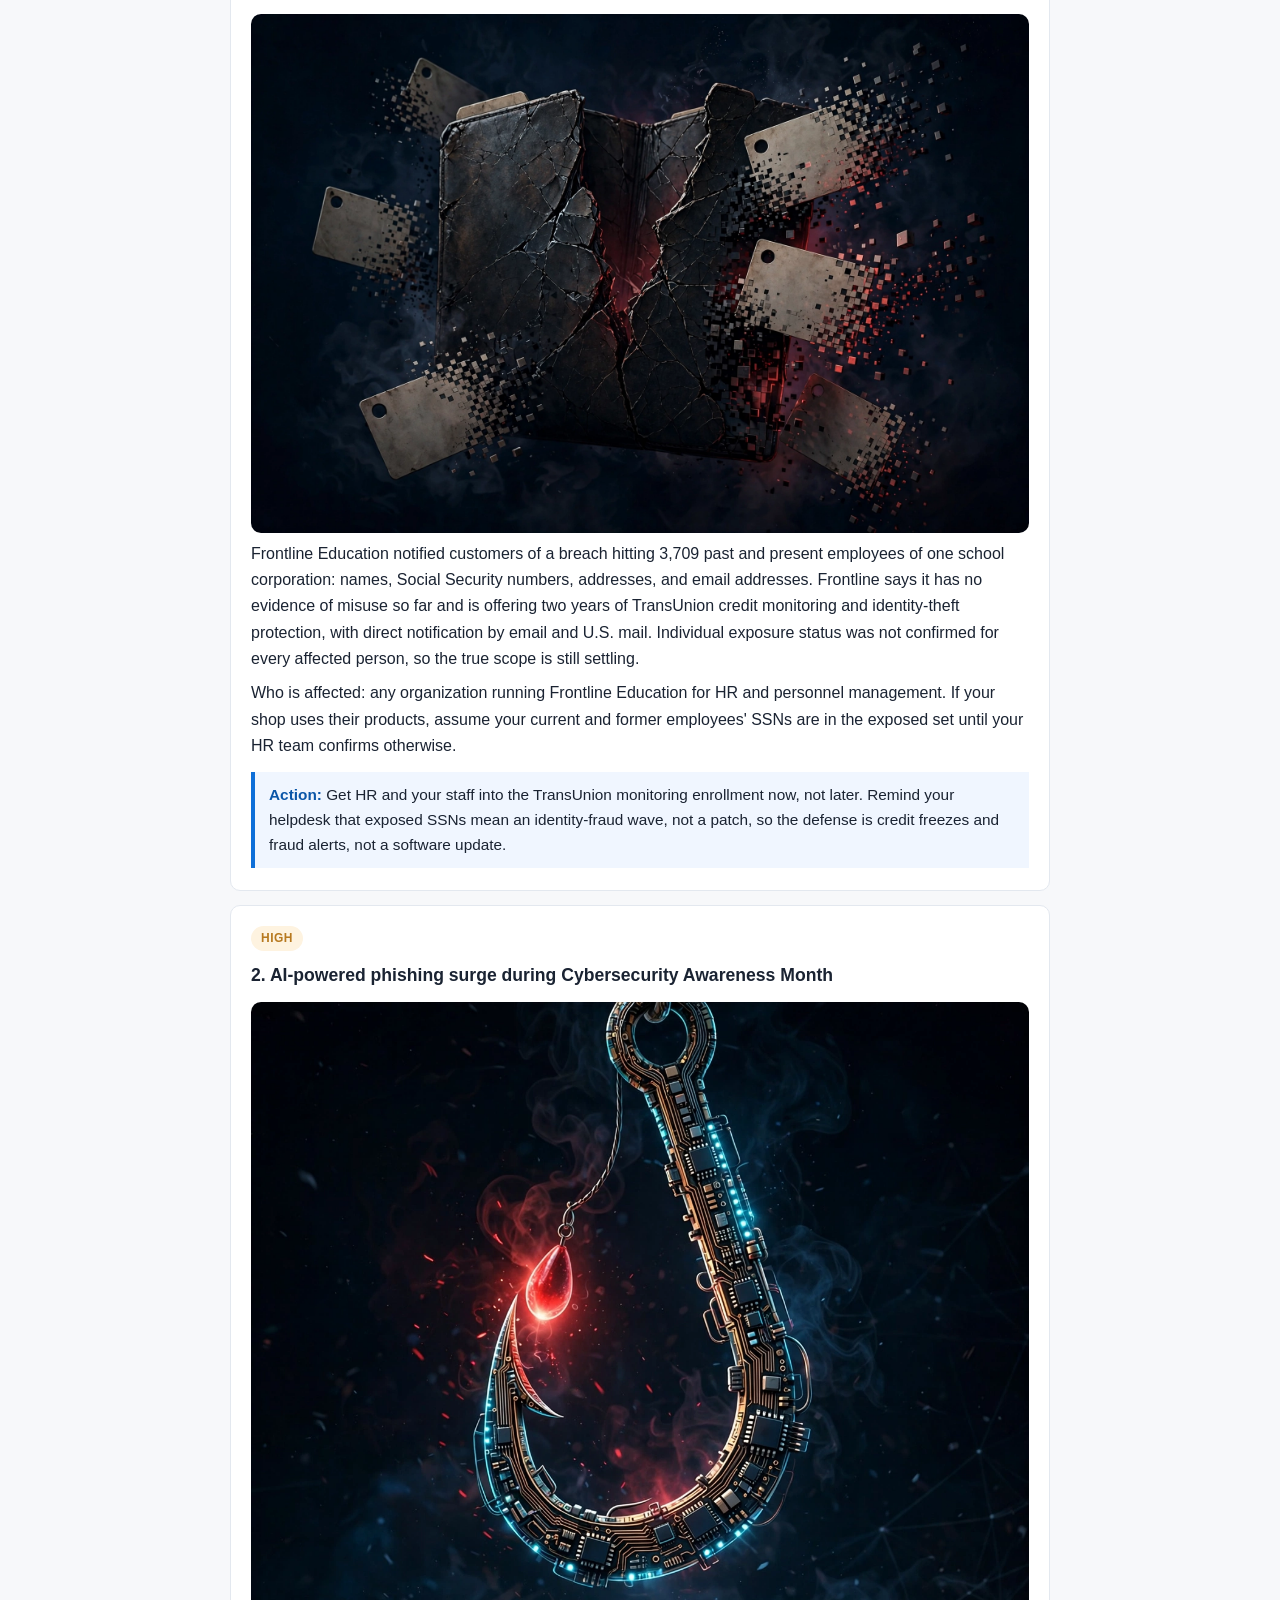
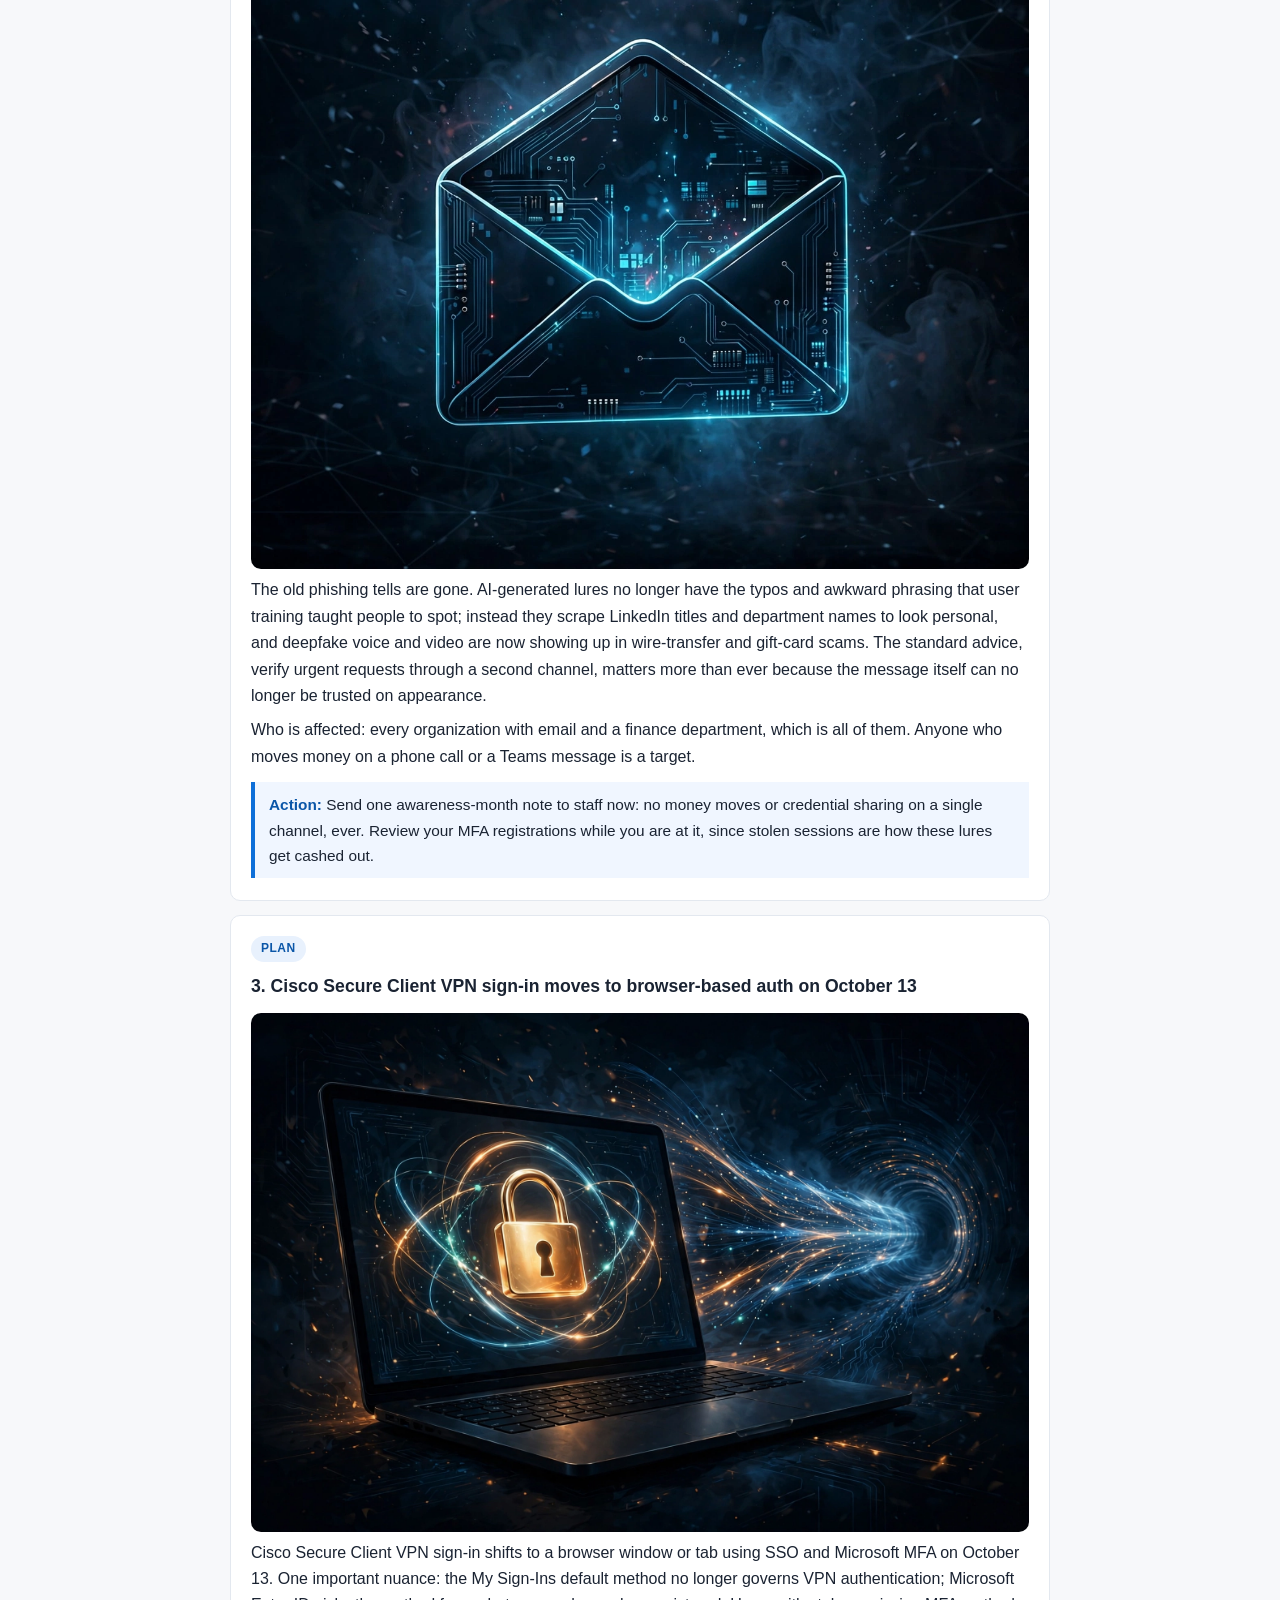
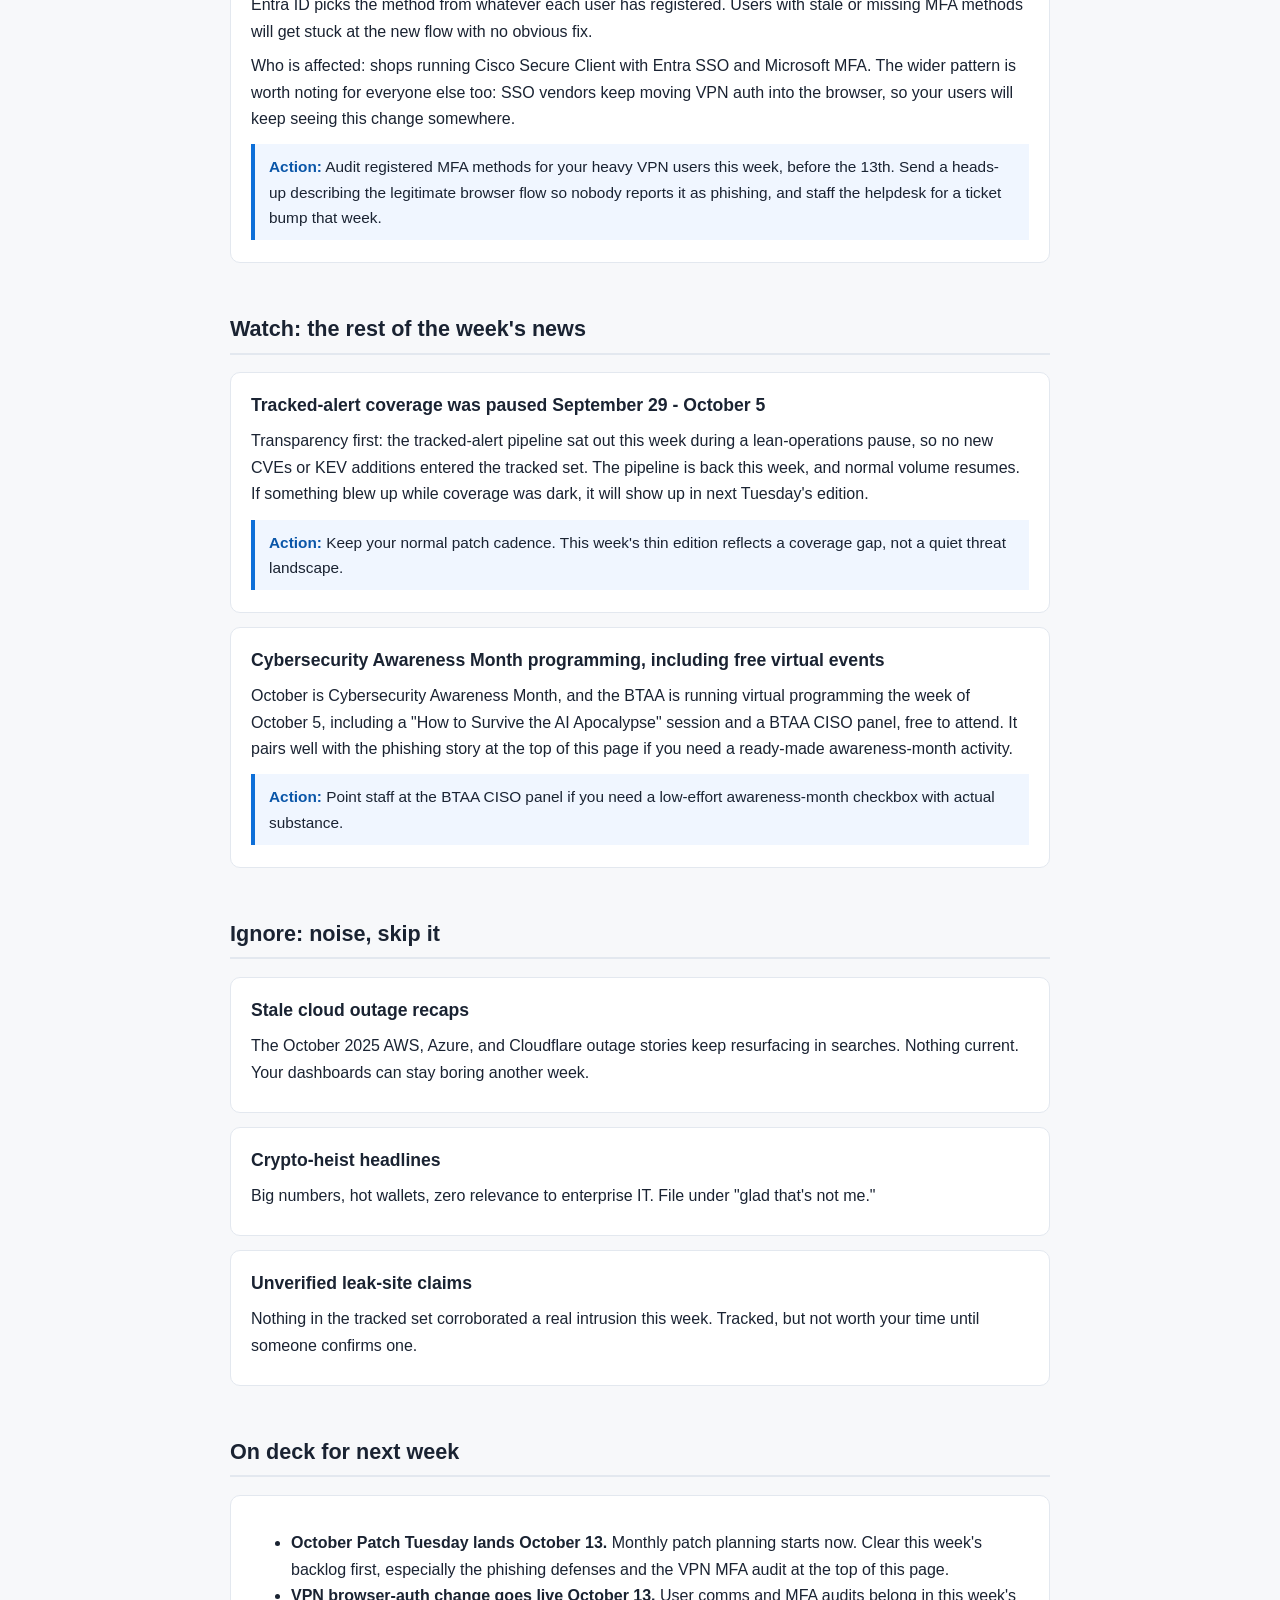
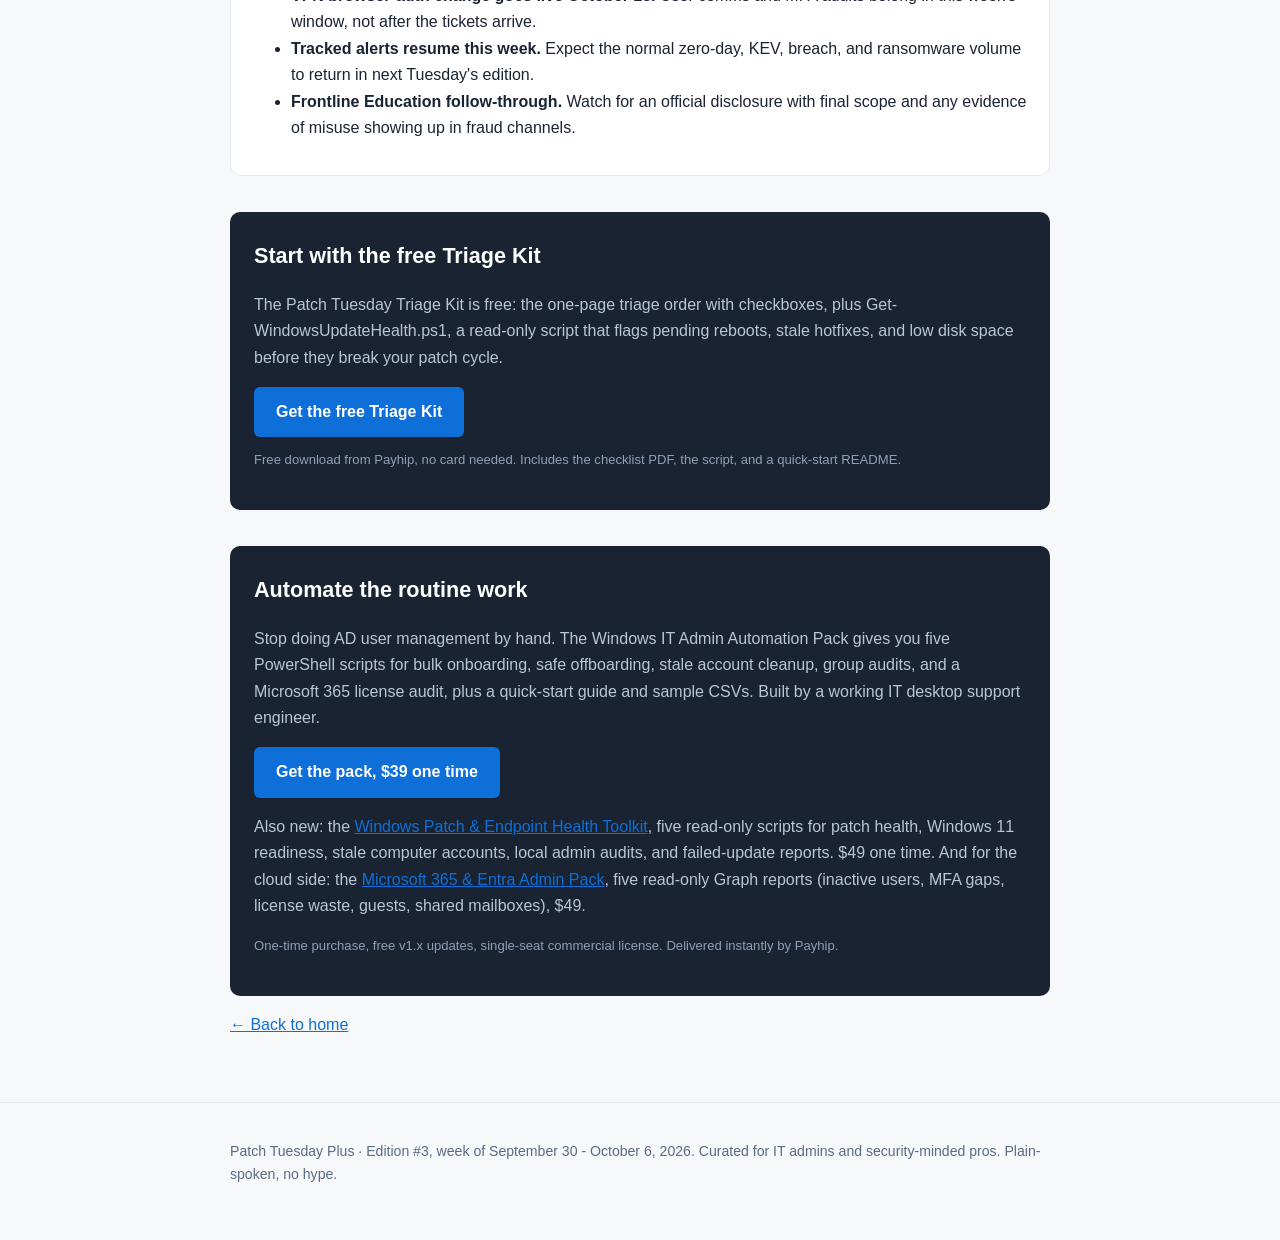
<file: editions/edition-003.html>
<!DOCTYPE html>
<html lang="en">
<head>
<meta charset="utf-8">
<meta name="viewport" content="width=device-width, initial-scale=1">
<title>Edition #3: Week of September 30 - October 6, 2026 - Patch Tuesday Plus</title>
<meta name="description" content="Patch Tuesday Plus Edition #3: the week's biggest cybersecurity news for IT admins. Frontline Education breach, AI-powered phishing, and a VPN sign-in change, September 30 - October 6, 2026.">
<meta property="og:title" content="Edition #3: Week of September 30 - October 6, 2026 - Patch Tuesday Plus">
<meta property="og:description" content="Patch Tuesday Plus Edition #3: the week's biggest cybersecurity news for IT admins. Frontline Education breach, AI-powered phishing, and a VPN sign-in change, September 30 - October 6, 2026.">
<meta property="og:type" content="article">
<meta property="og:url" content="https://njshell2.github.io/patch-tuesday-plus/editions/edition-003.html">
<meta name="twitter:card" content="summary">
<link rel="stylesheet" href="../styles.css">
</head>
<body>

<header class="site-header">
  <div class="wrap">
    <p class="brand"><a href="../index.html">Patch Tuesday <span class="plus">Plus</span></a></p>
    <p class="tagline">The week's security news that matters to people who run the network. Plain-spoken, no hype.</p>
    <nav class="site-nav">
      <a href="../index.html">Home</a>
      <a href="../index.html#archive">Archive</a>
      <a href="../index.html#signup">Daily email</a>
    </nav>
  </div>
</header>

<main>
  <div class="wrap">

    <h1>Edition #3: Week of September 30 - October 6, 2026</h1>
    <p class="meta">Published Tuesday, October 6, 2026. Curated from 3 tracked alerts.</p>

    <section class="edition-podcast" id="listen">
      <h2 class="podcast-heading">Listen to this edition</h2>
      <p class="podcast-meta">Marcus reads Edition #3 &middot; 7:32</p>
      <audio controls preload="metadata" src="../audio/edition-003.mp3"></audio>
      <div><button class="share-btn" type="button" data-share>Copy link to this episode</button></div>
    </section>


    <p class="lede">A quiet week for zero-days in the tracked set. The alert pipeline paused September 29 through October 5, so this edition covers what actually showed up in tracked sources: an HR-vendor breach putting thousands of employee Social Security numbers in play, the AI-powered phishing wave heating up during Cybersecurity Awareness Month, and a VPN sign-in change worth prepping your users for before October 13. Full coverage resumes this week.</p>

    <img src="../assets/edition-003/hero.png" alt="Dark illustration of a night-time network operations desk with glowing server racks" class="hero-img">

    <ul class="toc">
      <li><a href="#patch-now">Patch now: the top 3</a></li>
      <li><a href="#watch">Watch: the rest of the week's news</a></li>
      <li><a href="#ignore">Ignore: noise, skip it</a></li>
      <li><a href="#on-deck">On deck for next week</a></li>
    </ul>

    <h2 id="patch-now">Patch now: the top 3</h2>

    <div class="card">
      <span class="badge high">High</span>
      <h3>1. Frontline Education breach, 3,709 employees' SSNs exposed</h3>
      <img src="../assets/edition-003/patch-1.png" alt="Cracked employee record folder dissolving into pixels" class="card-img">
      <p>Frontline Education notified customers of a breach hitting 3,709 past and present employees of one school corporation: names, Social Security numbers, addresses, and email addresses. Frontline says it has no evidence of misuse so far and is offering two years of TransUnion credit monitoring and identity-theft protection, with direct notification by email and U.S. mail. Individual exposure status was not confirmed for every affected person, so the true scope is still settling.</p>
      <p>Who is affected: any organization running Frontline Education for HR and personnel management. If your shop uses their products, assume your current and former employees' SSNs are in the exposed set until your HR team confirms otherwise.</p>
      <div class="action"><strong>Action:</strong> Get HR and your staff into the TransUnion monitoring enrollment now, not later. Remind your helpdesk that exposed SSNs mean an identity-fraud wave, not a patch, so the defense is credit freezes and fraud alerts, not a software update.</div>
    </div>

    <div class="card">
      <span class="badge high">High</span>
      <h3>2. AI-powered phishing surge during Cybersecurity Awareness Month</h3>
      <img src="../assets/edition-003/patch-2.png" alt="Glowing circuit fishing hook descending toward an email inbox" class="card-img">
      <p>The old phishing tells are gone. AI-generated lures no longer have the typos and awkward phrasing that user training taught people to spot; instead they scrape LinkedIn titles and department names to look personal, and deepfake voice and video are now showing up in wire-transfer and gift-card scams. The standard advice, verify urgent requests through a second channel, matters more than ever because the message itself can no longer be trusted on appearance.</p>
      <p>Who is affected: every organization with email and a finance department, which is all of them. Anyone who moves money on a phone call or a Teams message is a target.</p>
      <div class="action"><strong>Action:</strong> Send one awareness-month note to staff now: no money moves or credential sharing on a single channel, ever. Review your MFA registrations while you are at it, since stolen sessions are how these lures get cashed out.</div>
    </div>

    <div class="card">
      <span class="badge info">Plan</span>
      <h3>3. Cisco Secure Client VPN sign-in moves to browser-based auth on October 13</h3>
      <img src="../assets/edition-003/patch-3.png" alt="Laptop showing a browser authentication window with a VPN tunnel" class="card-img">
      <p>Cisco Secure Client VPN sign-in shifts to a browser window or tab using SSO and Microsoft MFA on October 13. One important nuance: the My Sign-Ins default method no longer governs VPN authentication; Microsoft Entra ID picks the method from whatever each user has registered. Users with stale or missing MFA methods will get stuck at the new flow with no obvious fix.</p>
      <p>Who is affected: shops running Cisco Secure Client with Entra SSO and Microsoft MFA. The wider pattern is worth noting for everyone else too: SSO vendors keep moving VPN auth into the browser, so your users will keep seeing this change somewhere.</p>
      <div class="action"><strong>Action:</strong> Audit registered MFA methods for your heavy VPN users this week, before the 13th. Send a heads-up describing the legitimate browser flow so nobody reports it as phishing, and staff the helpdesk for a ticket bump that week.</div>
    </div>

    <h2 id="watch">Watch: the rest of the week's news</h2>

    <div class="card">
      <h3>Tracked-alert coverage was paused September 29 - October 5</h3>
      <p>Transparency first: the tracked-alert pipeline sat out this week during a lean-operations pause, so no new CVEs or KEV additions entered the tracked set. The pipeline is back this week, and normal volume resumes. If something blew up while coverage was dark, it will show up in next Tuesday's edition.</p>
      <div class="action"><strong>Action:</strong> Keep your normal patch cadence. This week's thin edition reflects a coverage gap, not a quiet threat landscape.</div>
    </div>

    <div class="card">
      <h3>Cybersecurity Awareness Month programming, including free virtual events</h3>
      <p>October is Cybersecurity Awareness Month, and the BTAA is running virtual programming the week of October 5, including a "How to Survive the AI Apocalypse" session and a BTAA CISO panel, free to attend. It pairs well with the phishing story at the top of this page if you need a ready-made awareness-month activity.</p>
      <div class="action"><strong>Action:</strong> Point staff at the BTAA CISO panel if you need a low-effort awareness-month checkbox with actual substance.</div>
    </div>

    <h2 id="ignore">Ignore: noise, skip it</h2>

    <div class="card">
      <h3>Stale cloud outage recaps</h3>
      <p>The October 2025 AWS, Azure, and Cloudflare outage stories keep resurfacing in searches. Nothing current. Your dashboards can stay boring another week.</p>
    </div>

    <div class="card">
      <h3>Crypto-heist headlines</h3>
      <p>Big numbers, hot wallets, zero relevance to enterprise IT. File under "glad that's not me."</p>
    </div>

    <div class="card">
      <h3>Unverified leak-site claims</h3>
      <p>Nothing in the tracked set corroborated a real intrusion this week. Tracked, but not worth your time until someone confirms one.</p>
    </div>

    <h2 id="on-deck">On deck for next week</h2>

    <div class="card">
      <ul>
        <li><strong>October Patch Tuesday lands October 13.</strong> Monthly patch planning starts now. Clear this week's backlog first, especially the phishing defenses and the VPN MFA audit at the top of this page.</li>
        <li><strong>VPN browser-auth change goes live October 13.</strong> User comms and MFA audits belong in this week's window, not after the tickets arrive.</li>
        <li><strong>Tracked alerts resume this week.</strong> Expect the normal zero-day, KEV, breach, and ransomware volume to return in next Tuesday's edition.</li>
        <li><strong>Frontline Education follow-through.</strong> Watch for an official disclosure with final scope and any evidence of misuse showing up in fraud channels.</li>
      </ul>
    </div>

    <div class="signup pack-promo" id="freekit">
  <h2>Start with the free Triage Kit</h2>
  <p>The Patch Tuesday Triage Kit is free: the one-page triage order with checkboxes, plus Get-WindowsUpdateHealth.ps1, a read-only script that flags pending reboots, stale hotfixes, and low disk space before they break your patch cycle.</p>
  <a class="button" href="https://payhip.com/buy?s=1&cart_links%5B%5D=1vIyB&qty%5B1vIyB%5D=1">Get the free Triage Kit</a>
  <p class="fine">Free download from Payhip, no card needed. Includes the checklist PDF, the script, and a quick-start README.</p>
</div>

    <div class="signup pack-promo" id="pack">
  <h2>Automate the routine work</h2>
  <p>Stop doing AD user management by hand. The Windows IT Admin Automation Pack gives you five PowerShell scripts for bulk onboarding, safe offboarding, stale account cleanup, group audits, and a Microsoft 365 license audit, plus a quick-start guide and sample CSVs. Built by a working IT desktop support engineer.</p>
  <a class="button" href="https://payhip.com/b/pXhFW">Get the pack, $39 one time</a>
  <p>Also new: the <a href="https://payhip.com/b/YFrg1">Windows Patch &amp; Endpoint Health Toolkit</a>, five read-only scripts for patch health, Windows 11 readiness, stale computer accounts, local admin audits, and failed-update reports. $49 one time. And for the cloud side: the <a href="https://payhip.com/b/jFcYM">Microsoft 365 &amp; Entra Admin Pack</a>, five read-only Graph reports (inactive users, MFA gaps, license waste, guests, shared mailboxes), $49.</p>
  <p class="fine">One-time purchase, free v1.x updates, single-seat commercial license. Delivered instantly by Payhip.</p>
</div>

    <p><a href="../index.html">&larr; Back to home</a></p>

  </div>
</main>

<footer class="site-footer">
  <div class="wrap">
    <p>Patch Tuesday Plus &middot; Edition #3, week of September 30 - October 6, 2026. Curated for IT admins and security-minded pros. Plain-spoken, no hype.</p>
  </div>
</footer>

<script>
(function () {
  var btn = document.querySelector("[data-share]");
  if (btn) {
    btn.addEventListener("click", function () {
      var link = "https://njshell2.github.io/patch-tuesday-plus/editions/edition-003.html#listen";
      function done(ok) {
        btn.textContent = ok ? "Copied!" : "Copy failed";
        setTimeout(function () { btn.textContent = "Copy link to this episode"; }, 2000);
      }
      if (navigator.clipboard && navigator.clipboard.writeText) {
        navigator.clipboard.writeText(link).then(function () { done(true); }, function () { done(false); });
      } else {
        var ta = document.createElement("textarea");
        ta.value = link;
        document.body.appendChild(ta);
        ta.select();
        try { done(document.execCommand("copy")); } catch (e) { done(false); }
        document.body.removeChild(ta);
      }
    });
  }
  function revealFromHash() {
    if (location.hash !== "#listen") return;
    var target = document.getElementById("listen");
    if (!target) return;
    target.scrollIntoView({ block: "center" });
    target.classList.remove("flash");
    void target.offsetWidth;
    target.classList.add("flash");
    setTimeout(function () { target.classList.remove("flash"); }, 2500);
  }
  window.addEventListener("hashchange", revealFromHash);
  revealFromHash();
})();
</script>
</body>
</html>
</file>
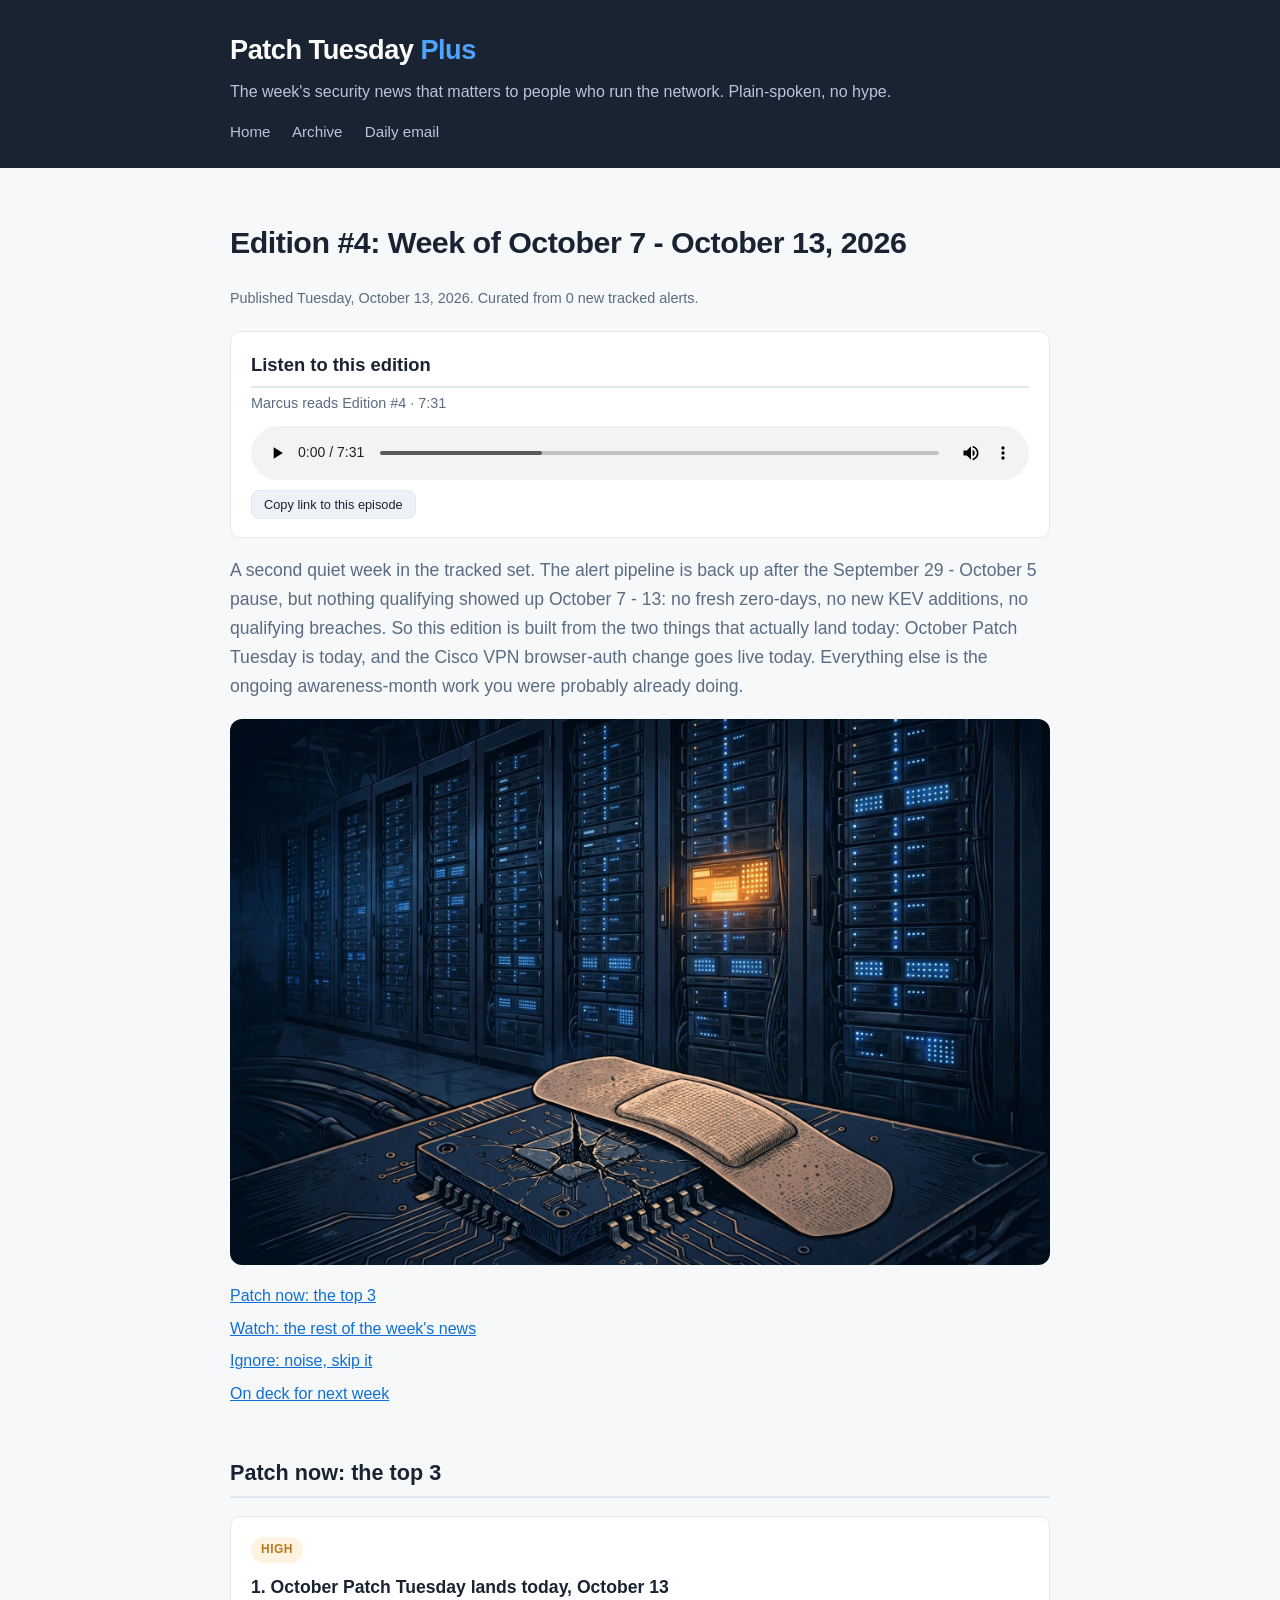
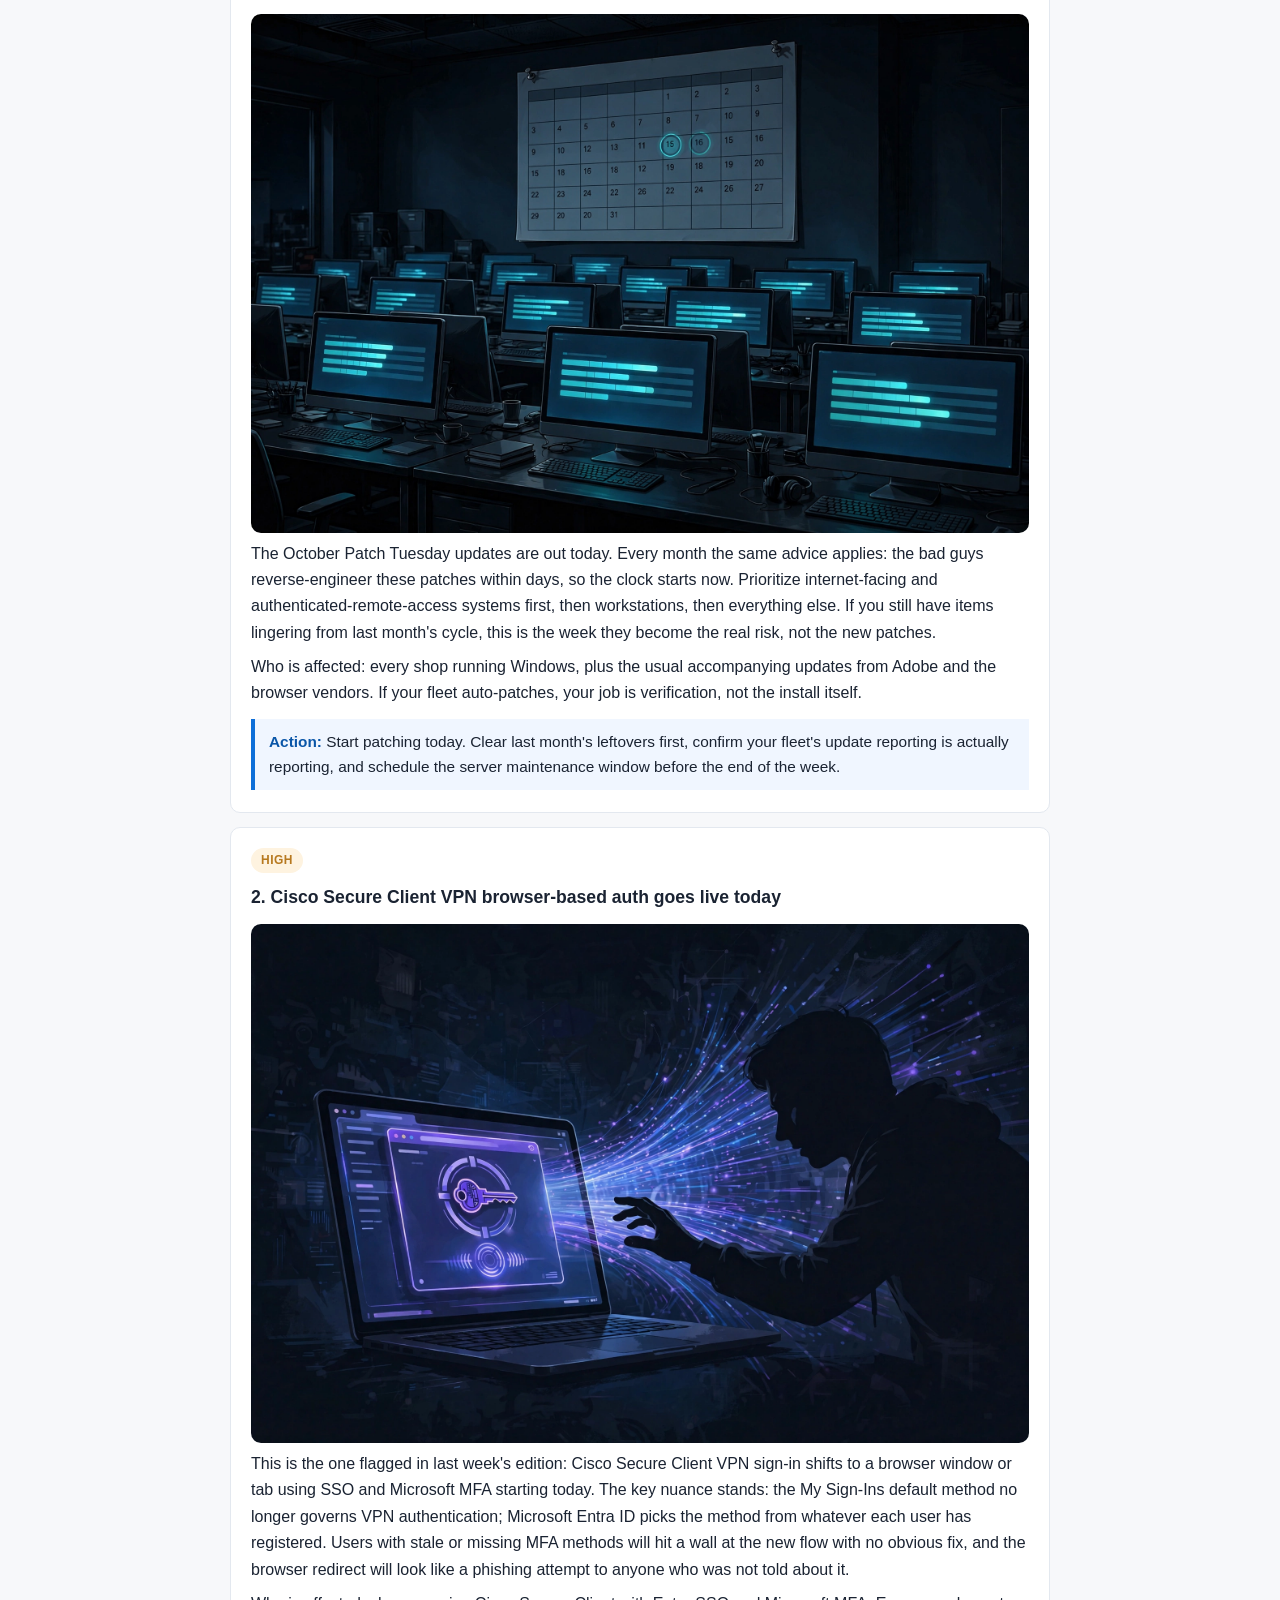
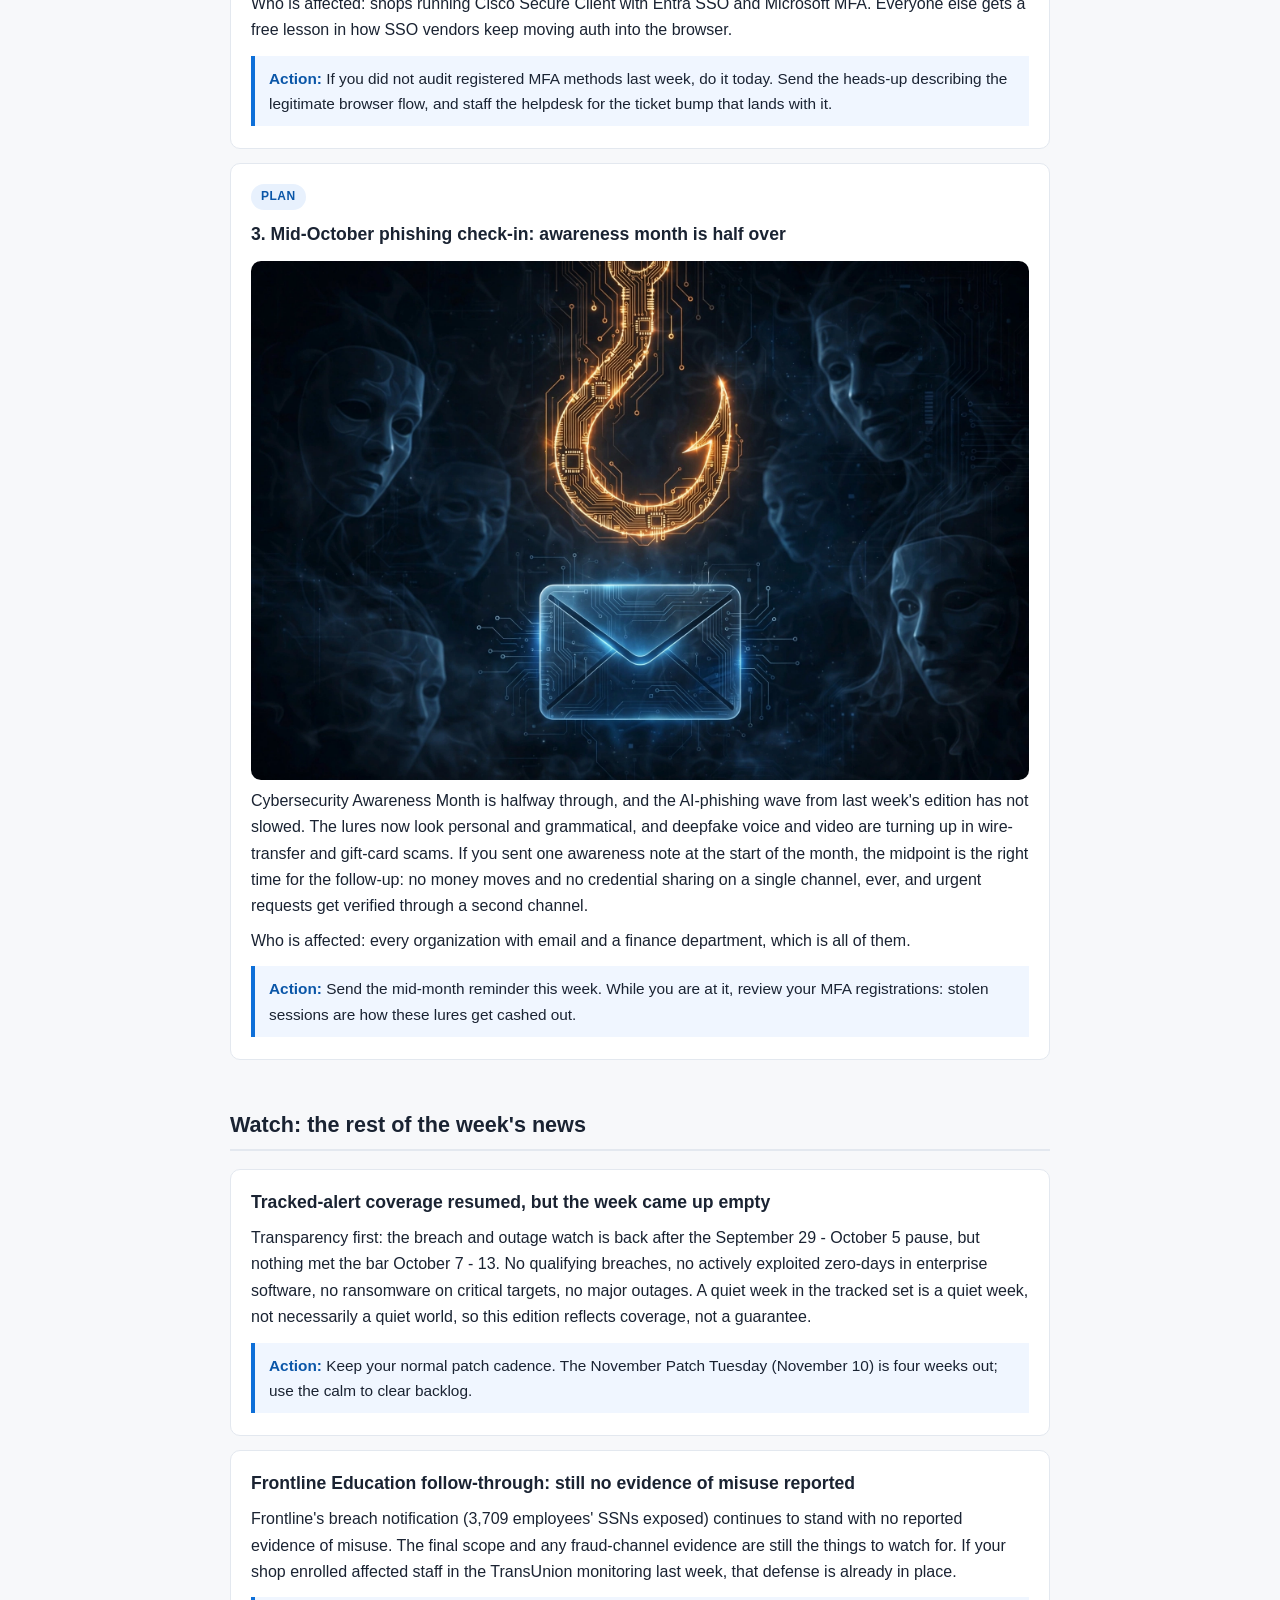
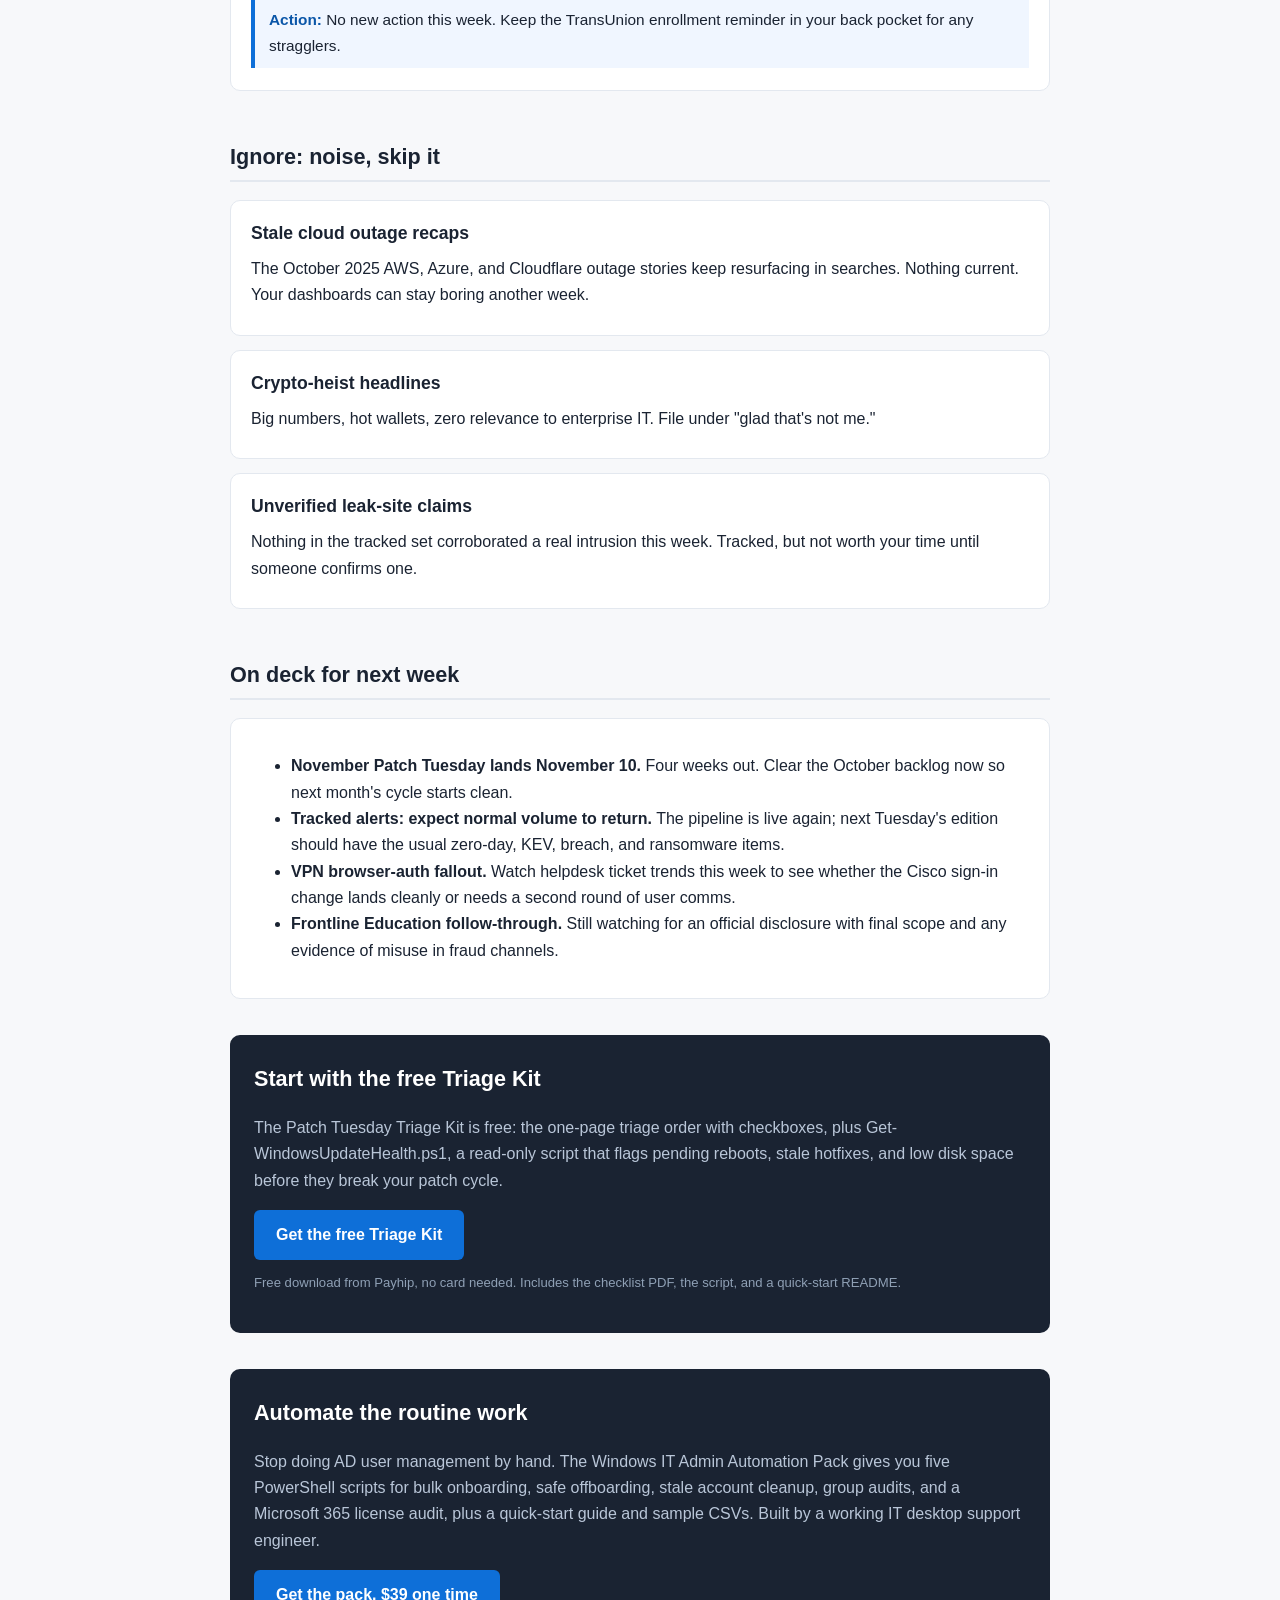
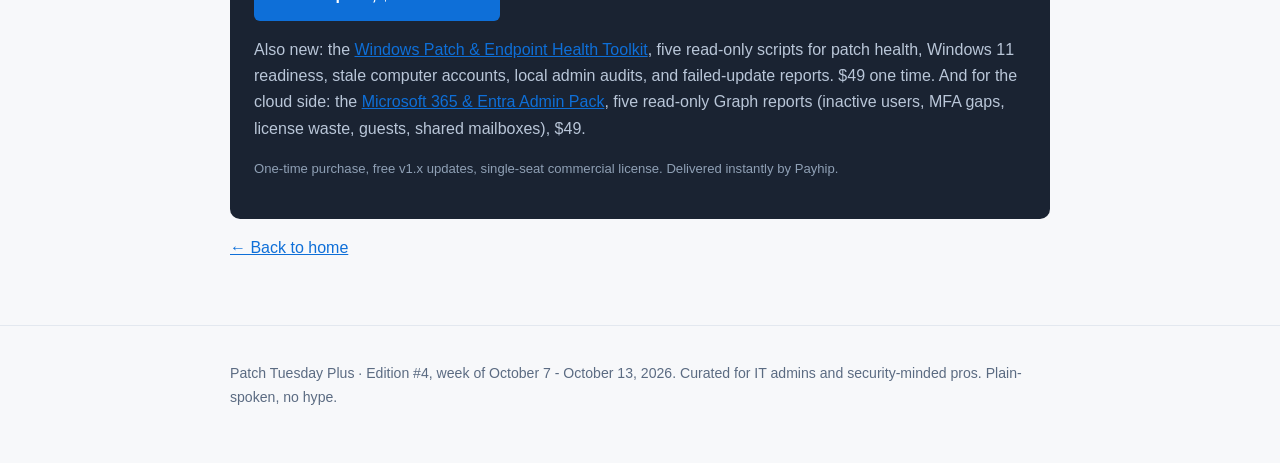
<file: editions/edition-004.html>
<!DOCTYPE html>
<html lang="en">
<head>
<meta charset="utf-8">
<meta name="viewport" content="width=device-width, initial-scale=1">
<title>Edition #4: Week of October 7 - October 13, 2026 - Patch Tuesday Plus</title>
<meta name="description" content="Patch Tuesday Plus Edition #4: October Patch Tuesday lands today, the Cisco VPN browser-auth change goes live, and AI-phishing defenses get an awareness-month push. October 7 - October 13, 2026.">
<meta property="og:title" content="Edition #4: Week of October 7 - October 13, 2026 - Patch Tuesday Plus">
<meta property="og:description" content="Patch Tuesday Plus Edition #4: October Patch Tuesday lands today, the Cisco VPN browser-auth change goes live, and AI-phishing defenses get an awareness-month push. October 7 - October 13, 2026.">
<meta property="og:type" content="article">
<meta property="og:url" content="https://njshell2.github.io/patch-tuesday-plus/editions/edition-004.html">
<meta name="twitter:card" content="summary">
<link rel="stylesheet" href="../styles.css">
</head>
<body>

<header class="site-header">
  <div class="wrap">
    <p class="brand"><a href="../index.html">Patch Tuesday <span class="plus">Plus</span></a></p>
    <p class="tagline">The week's security news that matters to people who run the network. Plain-spoken, no hype.</p>
    <nav class="site-nav">
      <a href="../index.html">Home</a>
      <a href="../index.html#archive">Archive</a>
      <a href="../index.html#signup">Daily email</a>
    </nav>
  </div>
</header>

<main>
  <div class="wrap">

    <h1>Edition #4: Week of October 7 - October 13, 2026</h1>
    <p class="meta">Published Tuesday, October 13, 2026. Curated from 0 new tracked alerts.</p>

    <section class="edition-podcast" id="listen">
      <h2 class="podcast-heading">Listen to this edition</h2>
      <p class="podcast-meta">Marcus reads Edition #4 &middot; 7:31</p>
      <audio controls preload="metadata" src="../audio/edition-004.mp3"></audio>
      <div><button class="share-btn" type="button" data-share>Copy link to this episode</button></div>
    </section>


    <p class="lede">A second quiet week in the tracked set. The alert pipeline is back up after the September 29 - October 5 pause, but nothing qualifying showed up October 7 - 13: no fresh zero-days, no new KEV additions, no qualifying breaches. So this edition is built from the two things that actually land today: October Patch Tuesday is today, and the Cisco VPN browser-auth change goes live today. Everything else is the ongoing awareness-month work you were probably already doing.</p>

    <img src="../assets/edition-004/hero.png" alt="Dark illustration of a server room at night with a glowing alert panel and a patch being applied to a circuit node" class="hero-img">

    <ul class="toc">
      <li><a href="#patch-now">Patch now: the top 3</a></li>
      <li><a href="#watch">Watch: the rest of the week's news</a></li>
      <li><a href="#ignore">Ignore: noise, skip it</a></li>
      <li><a href="#on-deck">On deck for next week</a></li>
    </ul>

    <h2 id="patch-now">Patch now: the top 3</h2>

    <div class="card">
      <span class="badge high">High</span>
      <h3>1. October Patch Tuesday lands today, October 13</h3>
      <img src="../assets/edition-004/patch-1.png" alt="Rows of workstations in a dark office with glowing update progress bars and a mid-October calendar" class="card-img">
      <p>The October Patch Tuesday updates are out today. Every month the same advice applies: the bad guys reverse-engineer these patches within days, so the clock starts now. Prioritize internet-facing and authenticated-remote-access systems first, then workstations, then everything else. If you still have items lingering from last month's cycle, this is the week they become the real risk, not the new patches.</p>
      <p>Who is affected: every shop running Windows, plus the usual accompanying updates from Adobe and the browser vendors. If your fleet auto-patches, your job is verification, not the install itself.</p>
      <div class="action"><strong>Action:</strong> Start patching today. Clear last month's leftovers first, confirm your fleet's update reporting is actually reporting, and schedule the server maintenance window before the end of the week.</div>
    </div>

    <div class="card">
      <span class="badge high">High</span>
      <h3>2. Cisco Secure Client VPN browser-based auth goes live today</h3>
      <img src="../assets/edition-004/patch-2.png" alt="Laptop showing a glowing browser authentication window with a VPN tunnel of light behind it" class="card-img">
      <p>This is the one flagged in last week's edition: Cisco Secure Client VPN sign-in shifts to a browser window or tab using SSO and Microsoft MFA starting today. The key nuance stands: the My Sign-Ins default method no longer governs VPN authentication; Microsoft Entra ID picks the method from whatever each user has registered. Users with stale or missing MFA methods will hit a wall at the new flow with no obvious fix, and the browser redirect will look like a phishing attempt to anyone who was not told about it.</p>
      <p>Who is affected: shops running Cisco Secure Client with Entra SSO and Microsoft MFA. Everyone else gets a free lesson in how SSO vendors keep moving auth into the browser.</p>
      <div class="action"><strong>Action:</strong> If you did not audit registered MFA methods last week, do it today. Send the heads-up describing the legitimate browser flow, and staff the helpdesk for the ticket bump that lands with it.</div>
    </div>

    <div class="card">
      <span class="badge info">Plan</span>
      <h3>3. Mid-October phishing check-in: awareness month is half over</h3>
      <img src="../assets/edition-004/patch-3.png" alt="Glowing circuit-traces phishing hook descending toward an email inbox icon in dark space" class="card-img">
      <p>Cybersecurity Awareness Month is halfway through, and the AI-phishing wave from last week's edition has not slowed. The lures now look personal and grammatical, and deepfake voice and video are turning up in wire-transfer and gift-card scams. If you sent one awareness note at the start of the month, the midpoint is the right time for the follow-up: no money moves and no credential sharing on a single channel, ever, and urgent requests get verified through a second channel.</p>
      <p>Who is affected: every organization with email and a finance department, which is all of them.</p>
      <div class="action"><strong>Action:</strong> Send the mid-month reminder this week. While you are at it, review your MFA registrations: stolen sessions are how these lures get cashed out.</div>
    </div>

    <h2 id="watch">Watch: the rest of the week's news</h2>

    <div class="card">
      <h3>Tracked-alert coverage resumed, but the week came up empty</h3>
      <p>Transparency first: the breach and outage watch is back after the September 29 - October 5 pause, but nothing met the bar October 7 - 13. No qualifying breaches, no actively exploited zero-days in enterprise software, no ransomware on critical targets, no major outages. A quiet week in the tracked set is a quiet week, not necessarily a quiet world, so this edition reflects coverage, not a guarantee.</p>
      <div class="action"><strong>Action:</strong> Keep your normal patch cadence. The November Patch Tuesday (November 10) is four weeks out; use the calm to clear backlog.</div>
    </div>

    <div class="card">
      <h3>Frontline Education follow-through: still no evidence of misuse reported</h3>
      <p>Frontline's breach notification (3,709 employees' SSNs exposed) continues to stand with no reported evidence of misuse. The final scope and any fraud-channel evidence are still the things to watch for. If your shop enrolled affected staff in the TransUnion monitoring last week, that defense is already in place.</p>
      <div class="action"><strong>Action:</strong> No new action this week. Keep the TransUnion enrollment reminder in your back pocket for any stragglers.</div>
    </div>

    <h2 id="ignore">Ignore: noise, skip it</h2>

    <div class="card">
      <h3>Stale cloud outage recaps</h3>
      <p>The October 2025 AWS, Azure, and Cloudflare outage stories keep resurfacing in searches. Nothing current. Your dashboards can stay boring another week.</p>
    </div>

    <div class="card">
      <h3>Crypto-heist headlines</h3>
      <p>Big numbers, hot wallets, zero relevance to enterprise IT. File under "glad that's not me."</p>
    </div>

    <div class="card">
      <h3>Unverified leak-site claims</h3>
      <p>Nothing in the tracked set corroborated a real intrusion this week. Tracked, but not worth your time until someone confirms one.</p>
    </div>

    <h2 id="on-deck">On deck for next week</h2>

    <div class="card">
      <ul>
        <li><strong>November Patch Tuesday lands November 10.</strong> Four weeks out. Clear the October backlog now so next month's cycle starts clean.</li>
        <li><strong>Tracked alerts: expect normal volume to return.</strong> The pipeline is live again; next Tuesday's edition should have the usual zero-day, KEV, breach, and ransomware items.</li>
        <li><strong>VPN browser-auth fallout.</strong> Watch helpdesk ticket trends this week to see whether the Cisco sign-in change lands cleanly or needs a second round of user comms.</li>
        <li><strong>Frontline Education follow-through.</strong> Still watching for an official disclosure with final scope and any evidence of misuse in fraud channels.</li>
      </ul>
    </div>

    <div class="signup pack-promo" id="freekit">
  <h2>Start with the free Triage Kit</h2>
  <p>The Patch Tuesday Triage Kit is free: the one-page triage order with checkboxes, plus Get-WindowsUpdateHealth.ps1, a read-only script that flags pending reboots, stale hotfixes, and low disk space before they break your patch cycle.</p>
  <a class="button" href="https://payhip.com/buy?s=1&cart_links%5B%5D=1vIyB&qty%5B1vIyB%5D=1">Get the free Triage Kit</a>
  <p class="fine">Free download from Payhip, no card needed. Includes the checklist PDF, the script, and a quick-start README.</p>
</div>

    <div class="signup pack-promo" id="pack">
  <h2>Automate the routine work</h2>
  <p>Stop doing AD user management by hand. The Windows IT Admin Automation Pack gives you five PowerShell scripts for bulk onboarding, safe offboarding, stale account cleanup, group audits, and a Microsoft 365 license audit, plus a quick-start guide and sample CSVs. Built by a working IT desktop support engineer.</p>
  <a class="button" href="https://payhip.com/b/pXhFW">Get the pack, $39 one time</a>
  <p>Also new: the <a href="https://payhip.com/b/YFrg1">Windows Patch &amp; Endpoint Health Toolkit</a>, five read-only scripts for patch health, Windows 11 readiness, stale computer accounts, local admin audits, and failed-update reports. $49 one time. And for the cloud side: the <a href="https://payhip.com/b/jFcYM">Microsoft 365 &amp; Entra Admin Pack</a>, five read-only Graph reports (inactive users, MFA gaps, license waste, guests, shared mailboxes), $49.</p>
  <p class="fine">One-time purchase, free v1.x updates, single-seat commercial license. Delivered instantly by Payhip.</p>
</div>

    <p><a href="../index.html">&larr; Back to home</a></p>

  </div>
</main>

<footer class="site-footer">
  <div class="wrap">
    <p>Patch Tuesday Plus &middot; Edition #4, week of October 7 - October 13, 2026. Curated for IT admins and security-minded pros. Plain-spoken, no hype.</p>
  </div>
</footer>

<script>
(function () {
  var btn = document.querySelector("[data-share]");
  if (btn) {
    btn.addEventListener("click", function () {
      var link = "https://njshell2.github.io/patch-tuesday-plus/editions/edition-004.html#listen";
      function done(ok) {
        btn.textContent = ok ? "Copied!" : "Copy failed";
        setTimeout(function () { btn.textContent = "Copy link to this episode"; }, 2000);
      }
      if (navigator.clipboard && navigator.clipboard.writeText) {
        navigator.clipboard.writeText(link).then(function () { done(true); }, function () { done(false); });
      } else {
        var ta = document.createElement("textarea");
        ta.value = link;
        document.body.appendChild(ta);
        ta.select();
        try { done(document.execCommand("copy")); } catch (e) { done(false); }
        document.body.removeChild(ta);
      }
    });
  }
  function revealFromHash() {
    if (location.hash !== "#listen") return;
    var target = document.getElementById("listen");
    if (!target) return;
    target.scrollIntoView({ block: "center" });
    target.classList.remove("flash");
    void target.offsetWidth;
    target.classList.add("flash");
    setTimeout(function () { target.classList.remove("flash"); }, 2500);
  }
  window.addEventListener("hashchange", revealFromHash);
  revealFromHash();
})();
</script>
</body>
</html>
</file>
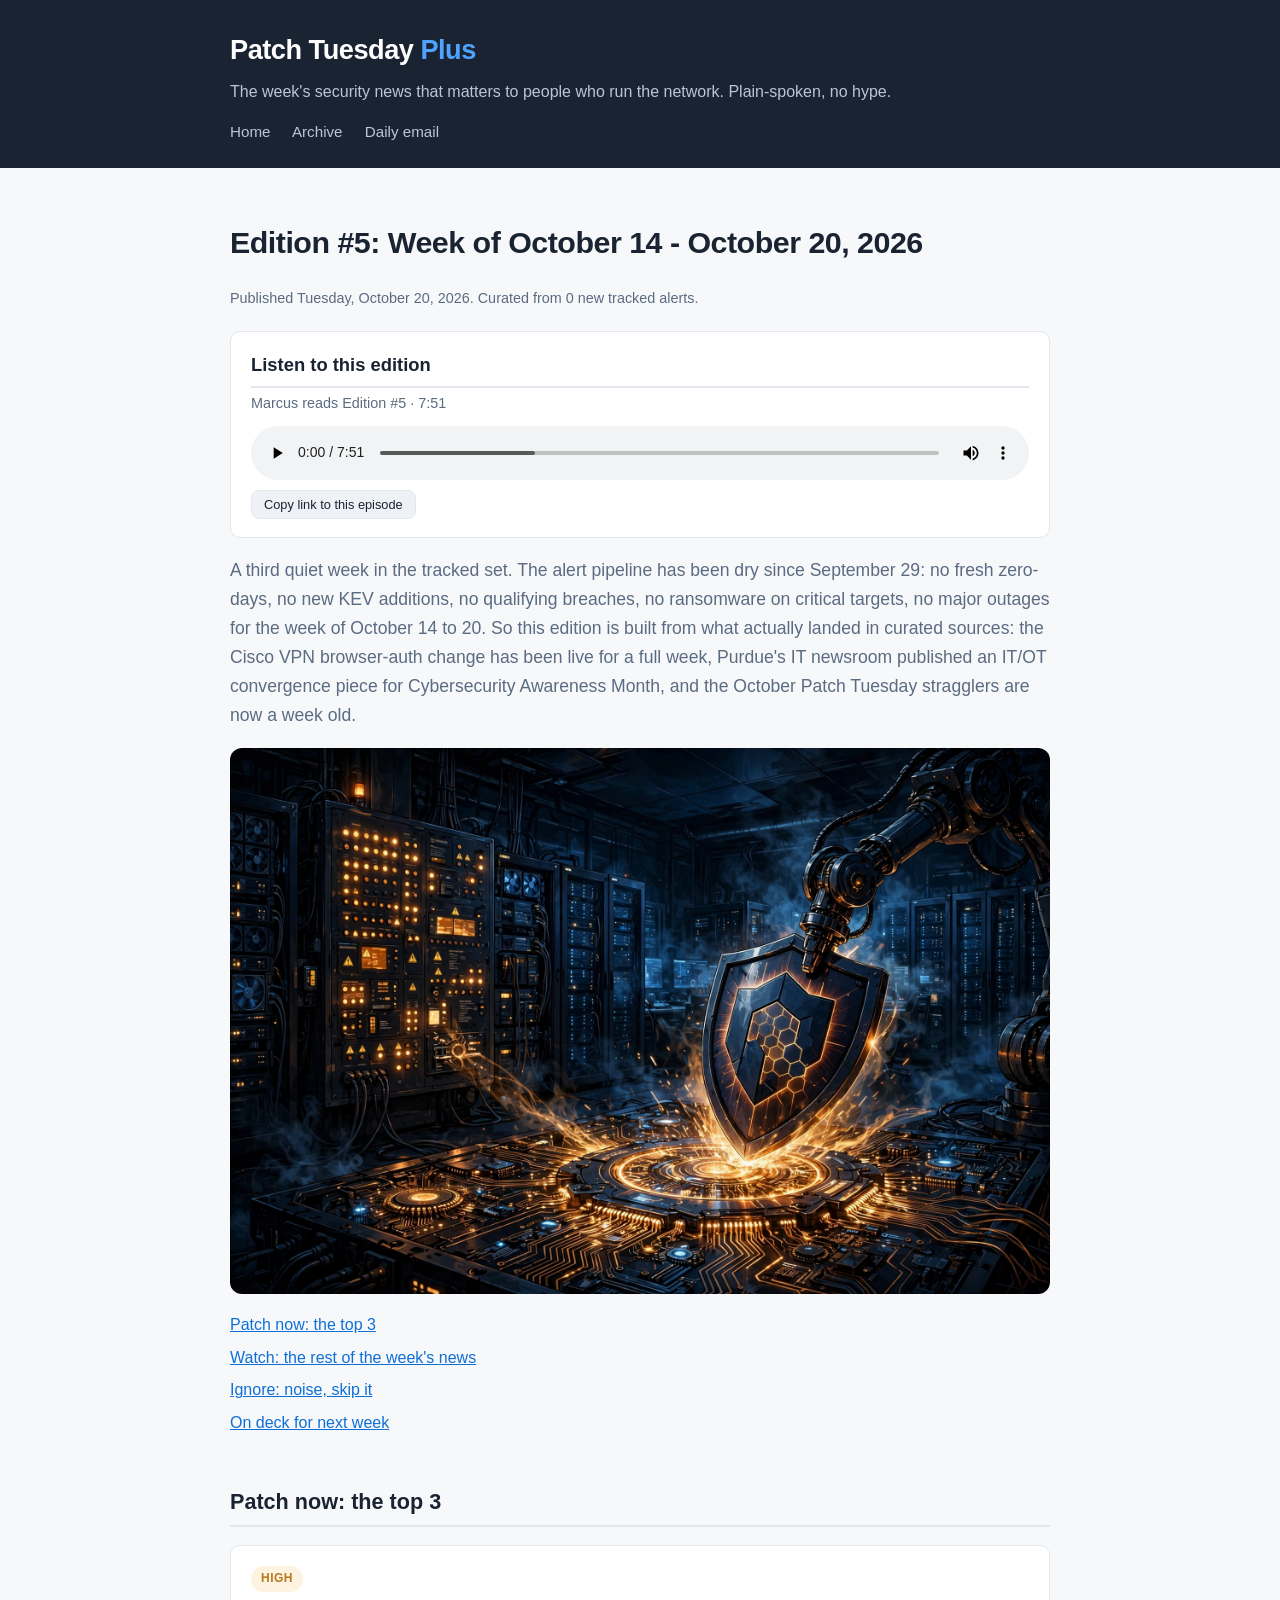
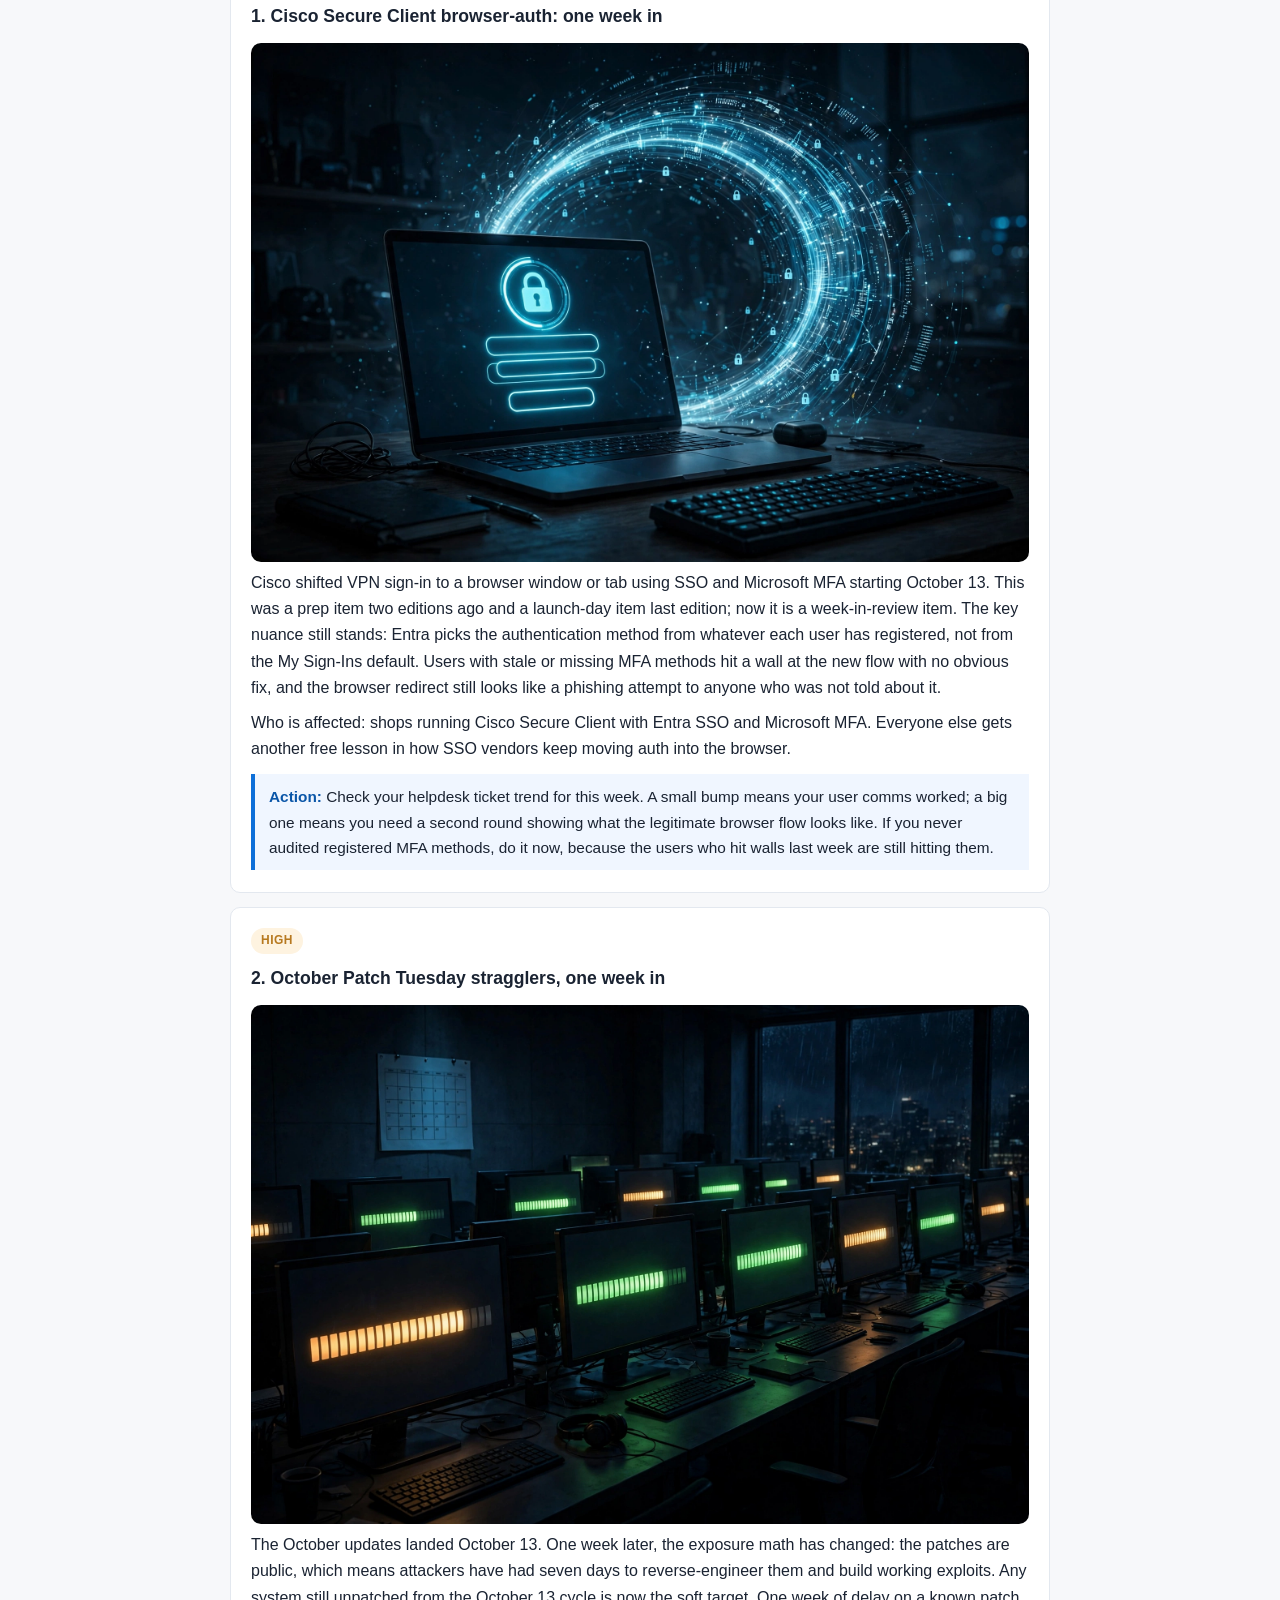
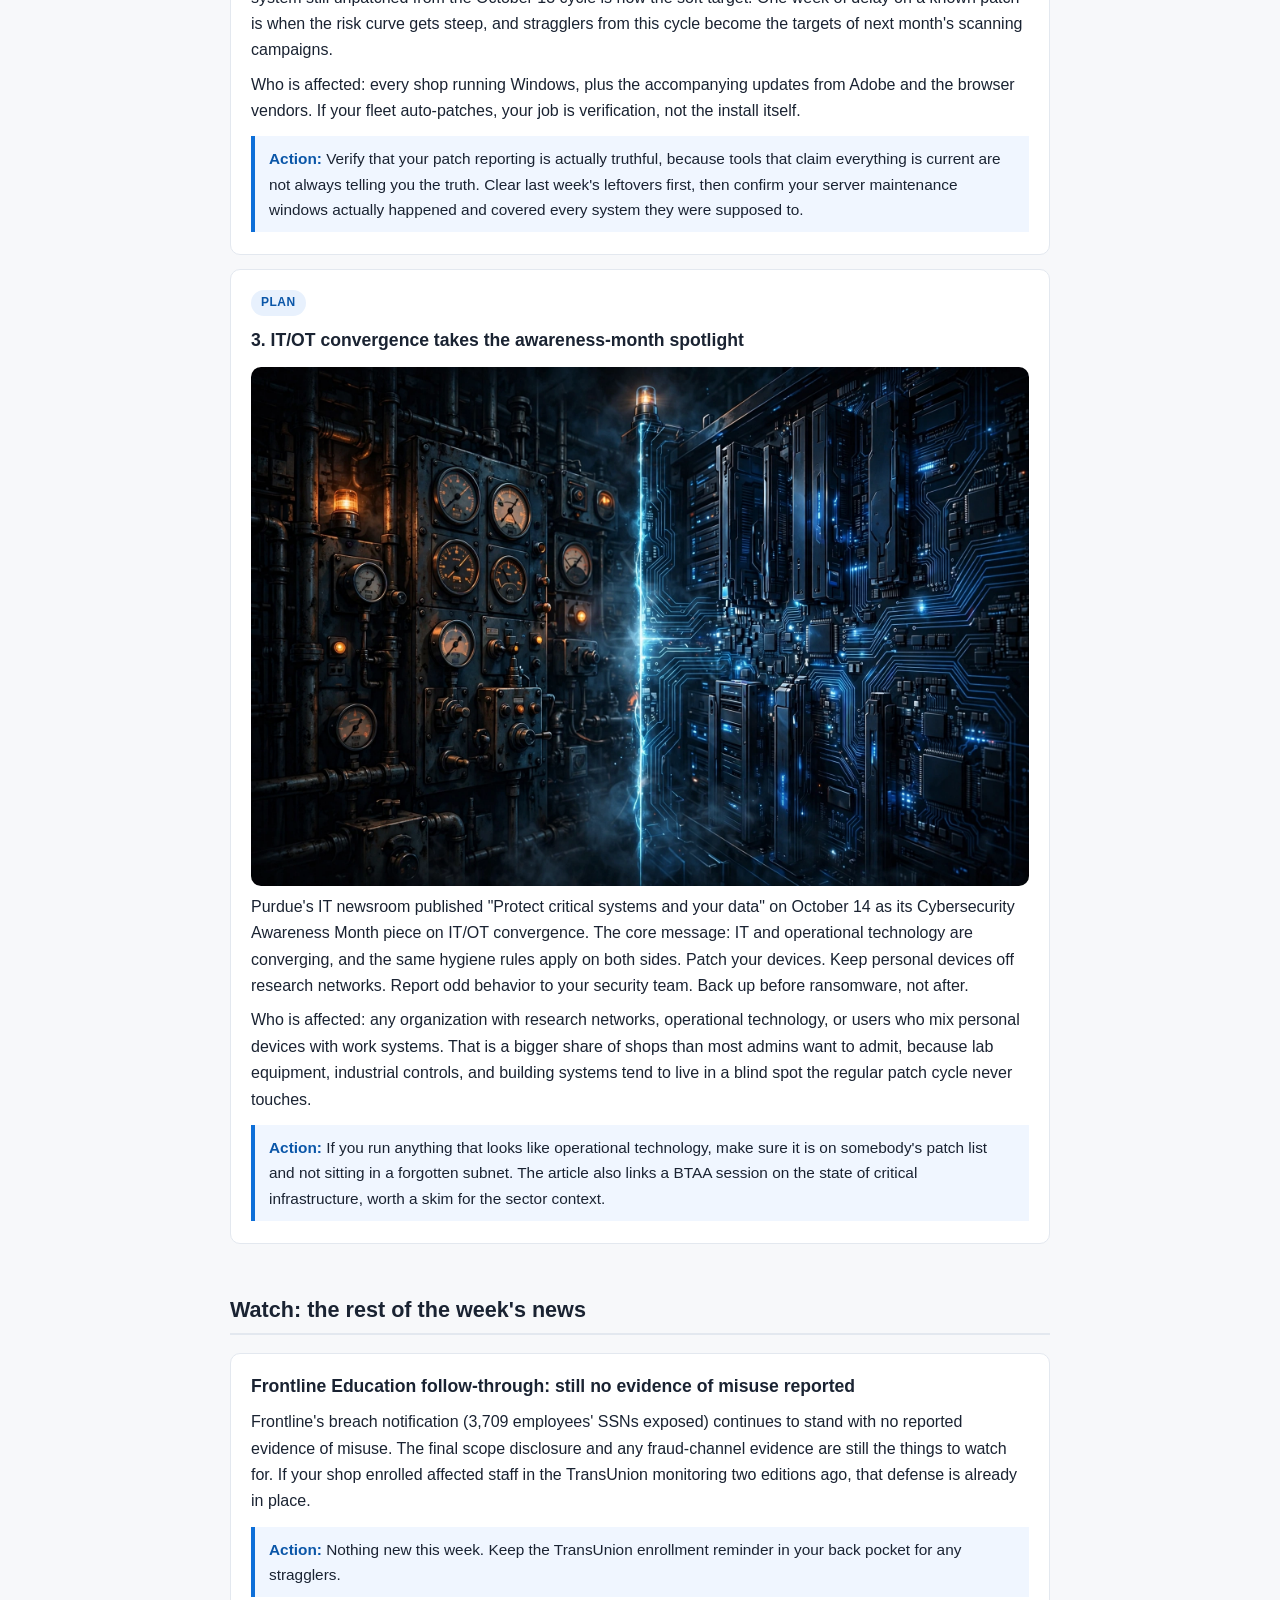
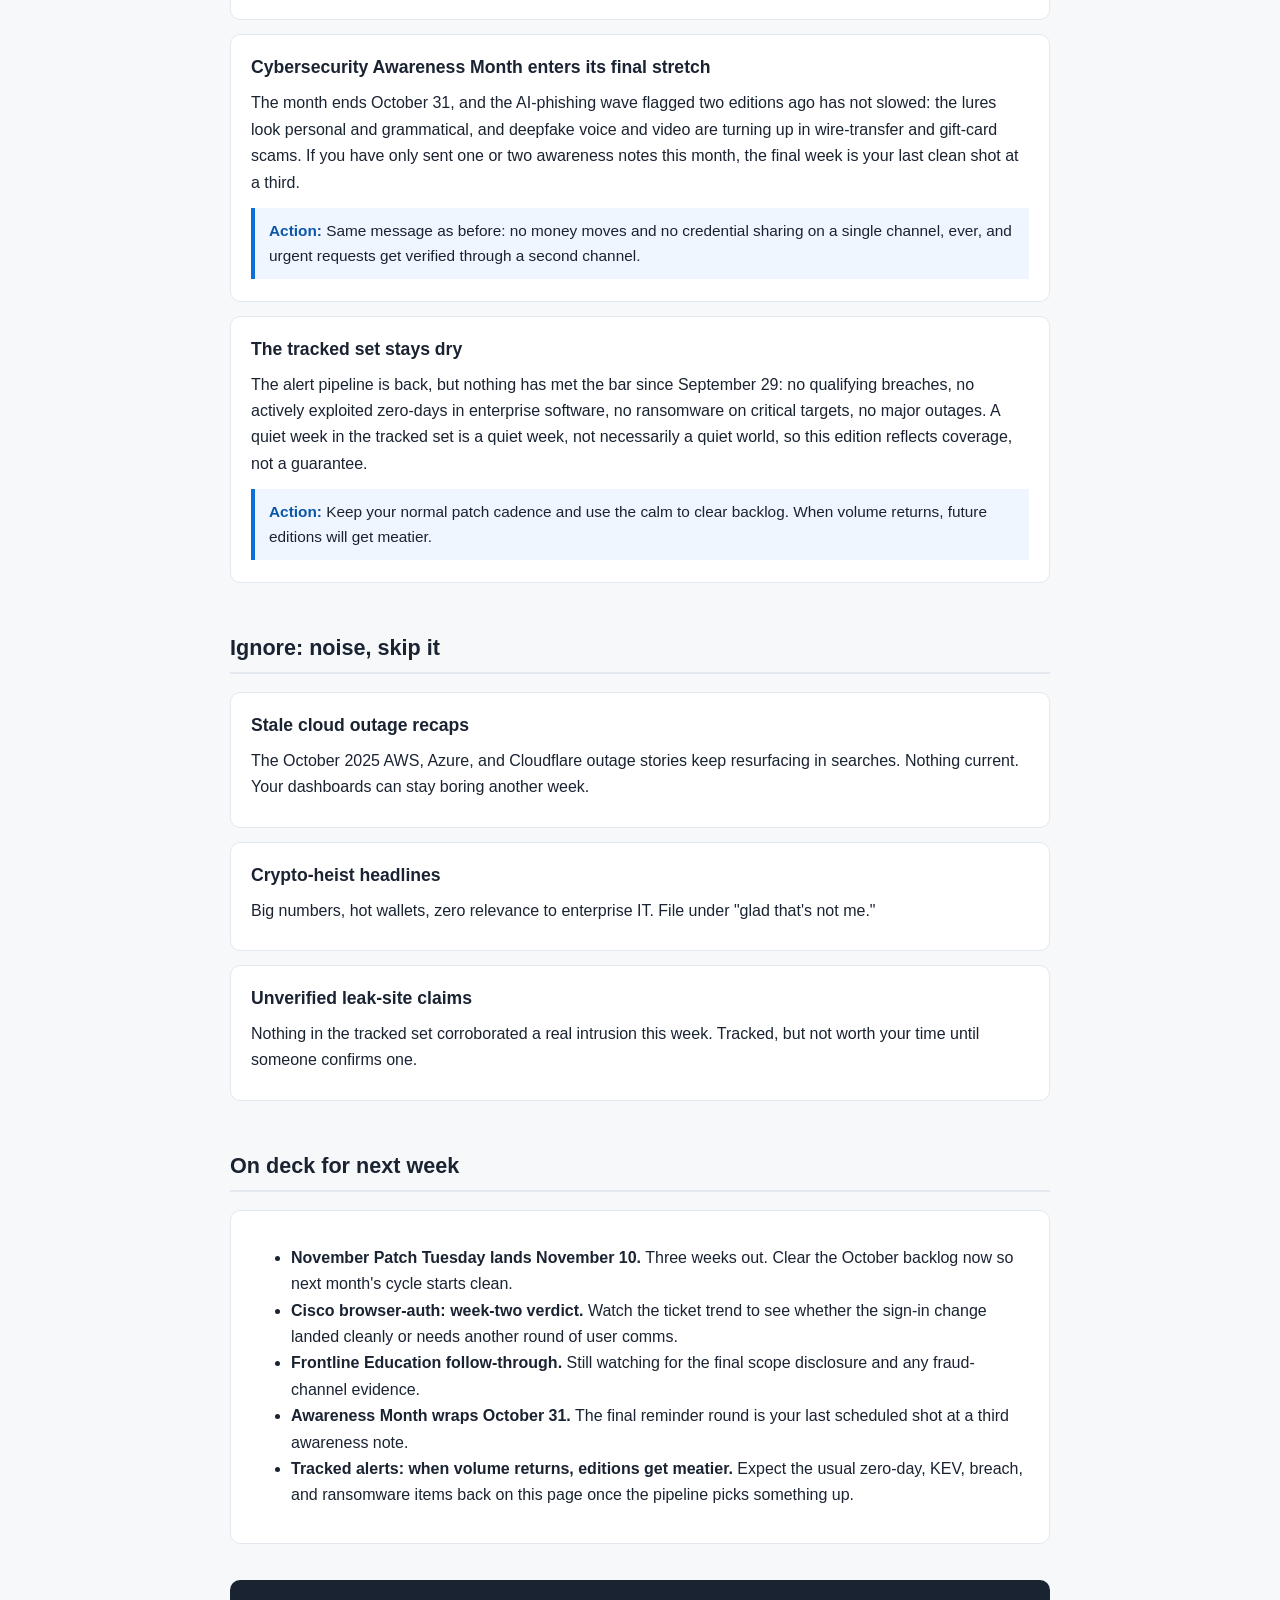
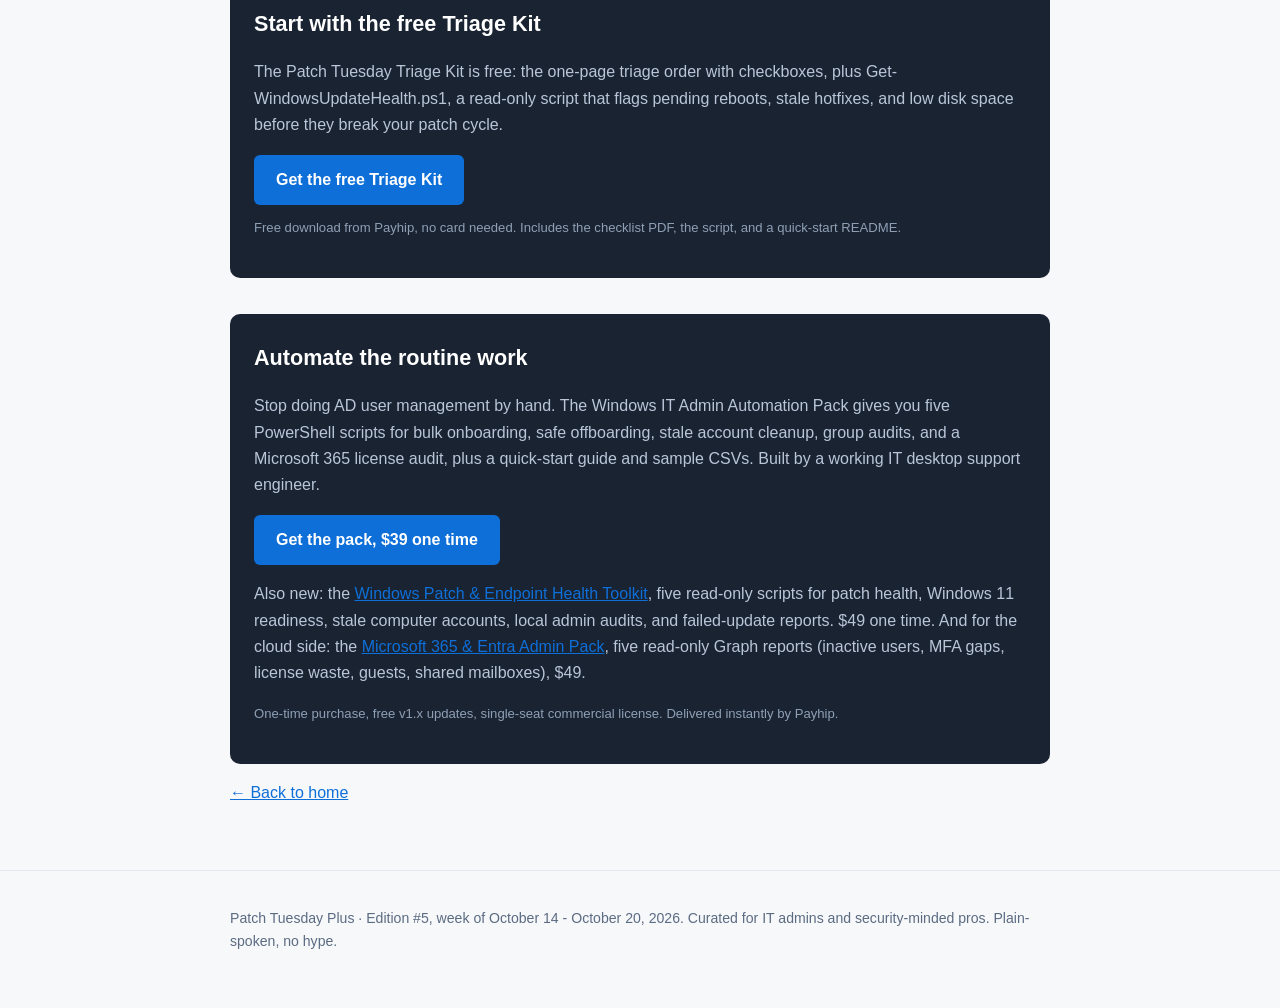
<file: editions/edition-005.html>
<!DOCTYPE html>
<html lang="en">
<head>
<meta charset="utf-8">
<meta name="viewport" content="width=device-width, initial-scale=1">
<title>Edition #5: Week of October 14 - October 20, 2026 - Patch Tuesday Plus</title>
<meta name="description" content="Patch Tuesday Plus Edition #5: the Cisco VPN browser-auth change hits its first week, October Patch Tuesday stragglers become the exposure, and IT/OT convergence takes the awareness-month spotlight. October 14 - October 20, 2026.">
<meta property="og:title" content="Edition #5: Week of October 14 - October 20, 2026 - Patch Tuesday Plus">
<meta property="og:description" content="Patch Tuesday Plus Edition #5: the Cisco VPN browser-auth change hits its first week, October Patch Tuesday stragglers become the exposure, and IT/OT convergence takes the awareness-month spotlight. October 14 - October 20, 2026.">
<meta property="og:type" content="article">
<meta property="og:url" content="https://njshell2.github.io/patch-tuesday-plus/editions/edition-005.html">
<meta name="twitter:card" content="summary">
<link rel="stylesheet" href="../styles.css">
</head>
<body>

<header class="site-header">
  <div class="wrap">
    <p class="brand"><a href="../index.html">Patch Tuesday <span class="plus">Plus</span></a></p>
    <p class="tagline">The week's security news that matters to people who run the network. Plain-spoken, no hype.</p>
    <nav class="site-nav">
      <a href="../index.html">Home</a>
      <a href="../index.html#archive">Archive</a>
      <a href="../index.html#signup">Daily email</a>
    </nav>
  </div>
</header>

<main>
  <div class="wrap">

    <h1>Edition #5: Week of October 14 - October 20, 2026</h1>
    <p class="meta">Published Tuesday, October 20, 2026. Curated from 0 new tracked alerts.</p>

    <section class="edition-podcast" id="listen">
      <h2 class="podcast-heading">Listen to this edition</h2>
      <p class="podcast-meta">Marcus reads Edition #5 &middot; 7:51</p>
      <audio controls preload="metadata" src="../audio/edition-005.mp3"></audio>
      <div><button class="share-btn" type="button" data-share>Copy link to this episode</button></div>
    </section>


    <p class="lede">A third quiet week in the tracked set. The alert pipeline has been dry since September 29: no fresh zero-days, no new KEV additions, no qualifying breaches, no ransomware on critical targets, no major outages for the week of October 14 to 20. So this edition is built from what actually landed in curated sources: the Cisco VPN browser-auth change has been live for a full week, Purdue's IT newsroom published an IT/OT convergence piece for Cybersecurity Awareness Month, and the October Patch Tuesday stragglers are now a week old.</p>

    <img src="../assets/edition-005/hero.png" alt="Dark illustration of a night-time network operations center with glowing server racks, an amber alert panel, and a security patch shield pressed onto a circuit node" class="hero-img">

    <ul class="toc">
      <li><a href="#patch-now">Patch now: the top 3</a></li>
      <li><a href="#watch">Watch: the rest of the week's news</a></li>
      <li><a href="#ignore">Ignore: noise, skip it</a></li>
      <li><a href="#on-deck">On deck for next week</a></li>
    </ul>

    <h2 id="patch-now">Patch now: the top 3</h2>

    <div class="card">
      <span class="badge high">High</span>
      <h3>1. Cisco Secure Client browser-auth: one week in</h3>
      <img src="../assets/edition-005/patch-1.png" alt="Laptop at night with a glowing browser authentication window and a tunnel of light representing the VPN connection behind it" class="card-img">
      <p>Cisco shifted VPN sign-in to a browser window or tab using SSO and Microsoft MFA starting October 13. This was a prep item two editions ago and a launch-day item last edition; now it is a week-in-review item. The key nuance still stands: Entra picks the authentication method from whatever each user has registered, not from the My Sign-Ins default. Users with stale or missing MFA methods hit a wall at the new flow with no obvious fix, and the browser redirect still looks like a phishing attempt to anyone who was not told about it.</p>
      <p>Who is affected: shops running Cisco Secure Client with Entra SSO and Microsoft MFA. Everyone else gets another free lesson in how SSO vendors keep moving auth into the browser.</p>
      <div class="action"><strong>Action:</strong> Check your helpdesk ticket trend for this week. A small bump means your user comms worked; a big one means you need a second round showing what the legitimate browser flow looks like. If you never audited registered MFA methods, do it now, because the users who hit walls last week are still hitting them.</div>
    </div>

    <div class="card">
      <span class="badge high">High</span>
      <h3>2. October Patch Tuesday stragglers, one week in</h3>
      <img src="../assets/edition-005/patch-2.png" alt="Rows of workstations in a dark office at night with glowing update progress bars at different stages and a calendar page lit by monitor light" class="card-img">
      <p>The October updates landed October 13. One week later, the exposure math has changed: the patches are public, which means attackers have had seven days to reverse-engineer them and build working exploits. Any system still unpatched from the October 13 cycle is now the soft target. One week of delay on a known patch is when the risk curve gets steep, and stragglers from this cycle become the targets of next month's scanning campaigns.</p>
      <p>Who is affected: every shop running Windows, plus the accompanying updates from Adobe and the browser vendors. If your fleet auto-patches, your job is verification, not the install itself.</p>
      <div class="action"><strong>Action:</strong> Verify that your patch reporting is actually truthful, because tools that claim everything is current are not always telling you the truth. Clear last week's leftovers first, then confirm your server maintenance windows actually happened and covered every system they were supposed to.</div>
    </div>

    <div class="card">
      <span class="badge info">Plan</span>
      <h3>3. IT/OT convergence takes the awareness-month spotlight</h3>
      <img src="../assets/edition-005/patch-3.png" alt="Industrial control panels and gauges merging into server blades and circuit traces with a glowing dividing line and warning beacon" class="card-img">
      <p>Purdue's IT newsroom published "Protect critical systems and your data" on October 14 as its Cybersecurity Awareness Month piece on IT/OT convergence. The core message: IT and operational technology are converging, and the same hygiene rules apply on both sides. Patch your devices. Keep personal devices off research networks. Report odd behavior to your security team. Back up before ransomware, not after.</p>
      <p>Who is affected: any organization with research networks, operational technology, or users who mix personal devices with work systems. That is a bigger share of shops than most admins want to admit, because lab equipment, industrial controls, and building systems tend to live in a blind spot the regular patch cycle never touches.</p>
      <div class="action"><strong>Action:</strong> If you run anything that looks like operational technology, make sure it is on somebody's patch list and not sitting in a forgotten subnet. The article also links a BTAA session on the state of critical infrastructure, worth a skim for the sector context.</div>
    </div>

    <h2 id="watch">Watch: the rest of the week's news</h2>

    <div class="card">
      <h3>Frontline Education follow-through: still no evidence of misuse reported</h3>
      <p>Frontline's breach notification (3,709 employees' SSNs exposed) continues to stand with no reported evidence of misuse. The final scope disclosure and any fraud-channel evidence are still the things to watch for. If your shop enrolled affected staff in the TransUnion monitoring two editions ago, that defense is already in place.</p>
      <div class="action"><strong>Action:</strong> Nothing new this week. Keep the TransUnion enrollment reminder in your back pocket for any stragglers.</div>
    </div>

    <div class="card">
      <h3>Cybersecurity Awareness Month enters its final stretch</h3>
      <p>The month ends October 31, and the AI-phishing wave flagged two editions ago has not slowed: the lures look personal and grammatical, and deepfake voice and video are turning up in wire-transfer and gift-card scams. If you have only sent one or two awareness notes this month, the final week is your last clean shot at a third.</p>
      <div class="action"><strong>Action:</strong> Same message as before: no money moves and no credential sharing on a single channel, ever, and urgent requests get verified through a second channel.</div>
    </div>

    <div class="card">
      <h3>The tracked set stays dry</h3>
      <p>The alert pipeline is back, but nothing has met the bar since September 29: no qualifying breaches, no actively exploited zero-days in enterprise software, no ransomware on critical targets, no major outages. A quiet week in the tracked set is a quiet week, not necessarily a quiet world, so this edition reflects coverage, not a guarantee.</p>
      <div class="action"><strong>Action:</strong> Keep your normal patch cadence and use the calm to clear backlog. When volume returns, future editions will get meatier.</div>
    </div>

    <h2 id="ignore">Ignore: noise, skip it</h2>

    <div class="card">
      <h3>Stale cloud outage recaps</h3>
      <p>The October 2025 AWS, Azure, and Cloudflare outage stories keep resurfacing in searches. Nothing current. Your dashboards can stay boring another week.</p>
    </div>

    <div class="card">
      <h3>Crypto-heist headlines</h3>
      <p>Big numbers, hot wallets, zero relevance to enterprise IT. File under "glad that's not me."</p>
    </div>

    <div class="card">
      <h3>Unverified leak-site claims</h3>
      <p>Nothing in the tracked set corroborated a real intrusion this week. Tracked, but not worth your time until someone confirms one.</p>
    </div>

    <h2 id="on-deck">On deck for next week</h2>

    <div class="card">
      <ul>
        <li><strong>November Patch Tuesday lands November 10.</strong> Three weeks out. Clear the October backlog now so next month's cycle starts clean.</li>
        <li><strong>Cisco browser-auth: week-two verdict.</strong> Watch the ticket trend to see whether the sign-in change landed cleanly or needs another round of user comms.</li>
        <li><strong>Frontline Education follow-through.</strong> Still watching for the final scope disclosure and any fraud-channel evidence.</li>
        <li><strong>Awareness Month wraps October 31.</strong> The final reminder round is your last scheduled shot at a third awareness note.</li>
        <li><strong>Tracked alerts: when volume returns, editions get meatier.</strong> Expect the usual zero-day, KEV, breach, and ransomware items back on this page once the pipeline picks something up.</li>
      </ul>
    </div>

    <div class="signup pack-promo" id="freekit">
  <h2>Start with the free Triage Kit</h2>
  <p>The Patch Tuesday Triage Kit is free: the one-page triage order with checkboxes, plus Get-WindowsUpdateHealth.ps1, a read-only script that flags pending reboots, stale hotfixes, and low disk space before they break your patch cycle.</p>
  <a class="button" href="https://payhip.com/buy?s=1&cart_links%5B%5D=1vIyB&qty%5B1vIyB%5D=1">Get the free Triage Kit</a>
  <p class="fine">Free download from Payhip, no card needed. Includes the checklist PDF, the script, and a quick-start README.</p>
</div>

    <div class="signup pack-promo" id="pack">
  <h2>Automate the routine work</h2>
  <p>Stop doing AD user management by hand. The Windows IT Admin Automation Pack gives you five PowerShell scripts for bulk onboarding, safe offboarding, stale account cleanup, group audits, and a Microsoft 365 license audit, plus a quick-start guide and sample CSVs. Built by a working IT desktop support engineer.</p>
  <a class="button" href="https://payhip.com/b/pXhFW">Get the pack, $39 one time</a>
  <p>Also new: the <a href="https://payhip.com/b/YFrg1">Windows Patch &amp; Endpoint Health Toolkit</a>, five read-only scripts for patch health, Windows 11 readiness, stale computer accounts, local admin audits, and failed-update reports. $49 one time. And for the cloud side: the <a href="https://payhip.com/b/jFcYM">Microsoft 365 &amp; Entra Admin Pack</a>, five read-only Graph reports (inactive users, MFA gaps, license waste, guests, shared mailboxes), $49.</p>
  <p class="fine">One-time purchase, free v1.x updates, single-seat commercial license. Delivered instantly by Payhip.</p>
</div>

    <p><a href="../index.html">&larr; Back to home</a></p>

  </div>
</main>

<footer class="site-footer">
  <div class="wrap">
    <p>Patch Tuesday Plus &middot; Edition #5, week of October 14 - October 20, 2026. Curated for IT admins and security-minded pros. Plain-spoken, no hype.</p>
  </div>
</footer>

<script>
(function () {
  var btn = document.querySelector("[data-share]");
  if (btn) {
    btn.addEventListener("click", function () {
      var link = "https://njshell2.github.io/patch-tuesday-plus/editions/edition-005.html#listen";
      function done(ok) {
        btn.textContent = ok ? "Copied!" : "Copy failed";
        setTimeout(function () { btn.textContent = "Copy link to this episode"; }, 2000);
      }
      if (navigator.clipboard && navigator.clipboard.writeText) {
        navigator.clipboard.writeText(link).then(function () { done(true); }, function () { done(false); });
      } else {
        var ta = document.createElement("textarea");
        ta.value = link;
        document.body.appendChild(ta);
        ta.select();
        try { done(document.execCommand("copy")); } catch (e) { done(false); }
        document.body.removeChild(ta);
      }
    });
  }
  function revealFromHash() {
    if (location.hash !== "#listen") return;
    var target = document.getElementById("listen");
    if (!target) return;
    target.scrollIntoView({ block: "center" });
    target.classList.remove("flash");
    void target.offsetWidth;
    target.classList.add("flash");
    setTimeout(function () { target.classList.remove("flash"); }, 2500);
  }
  window.addEventListener("hashchange", revealFromHash);
  revealFromHash();
})();
</script>
</body>
</html>
</file>
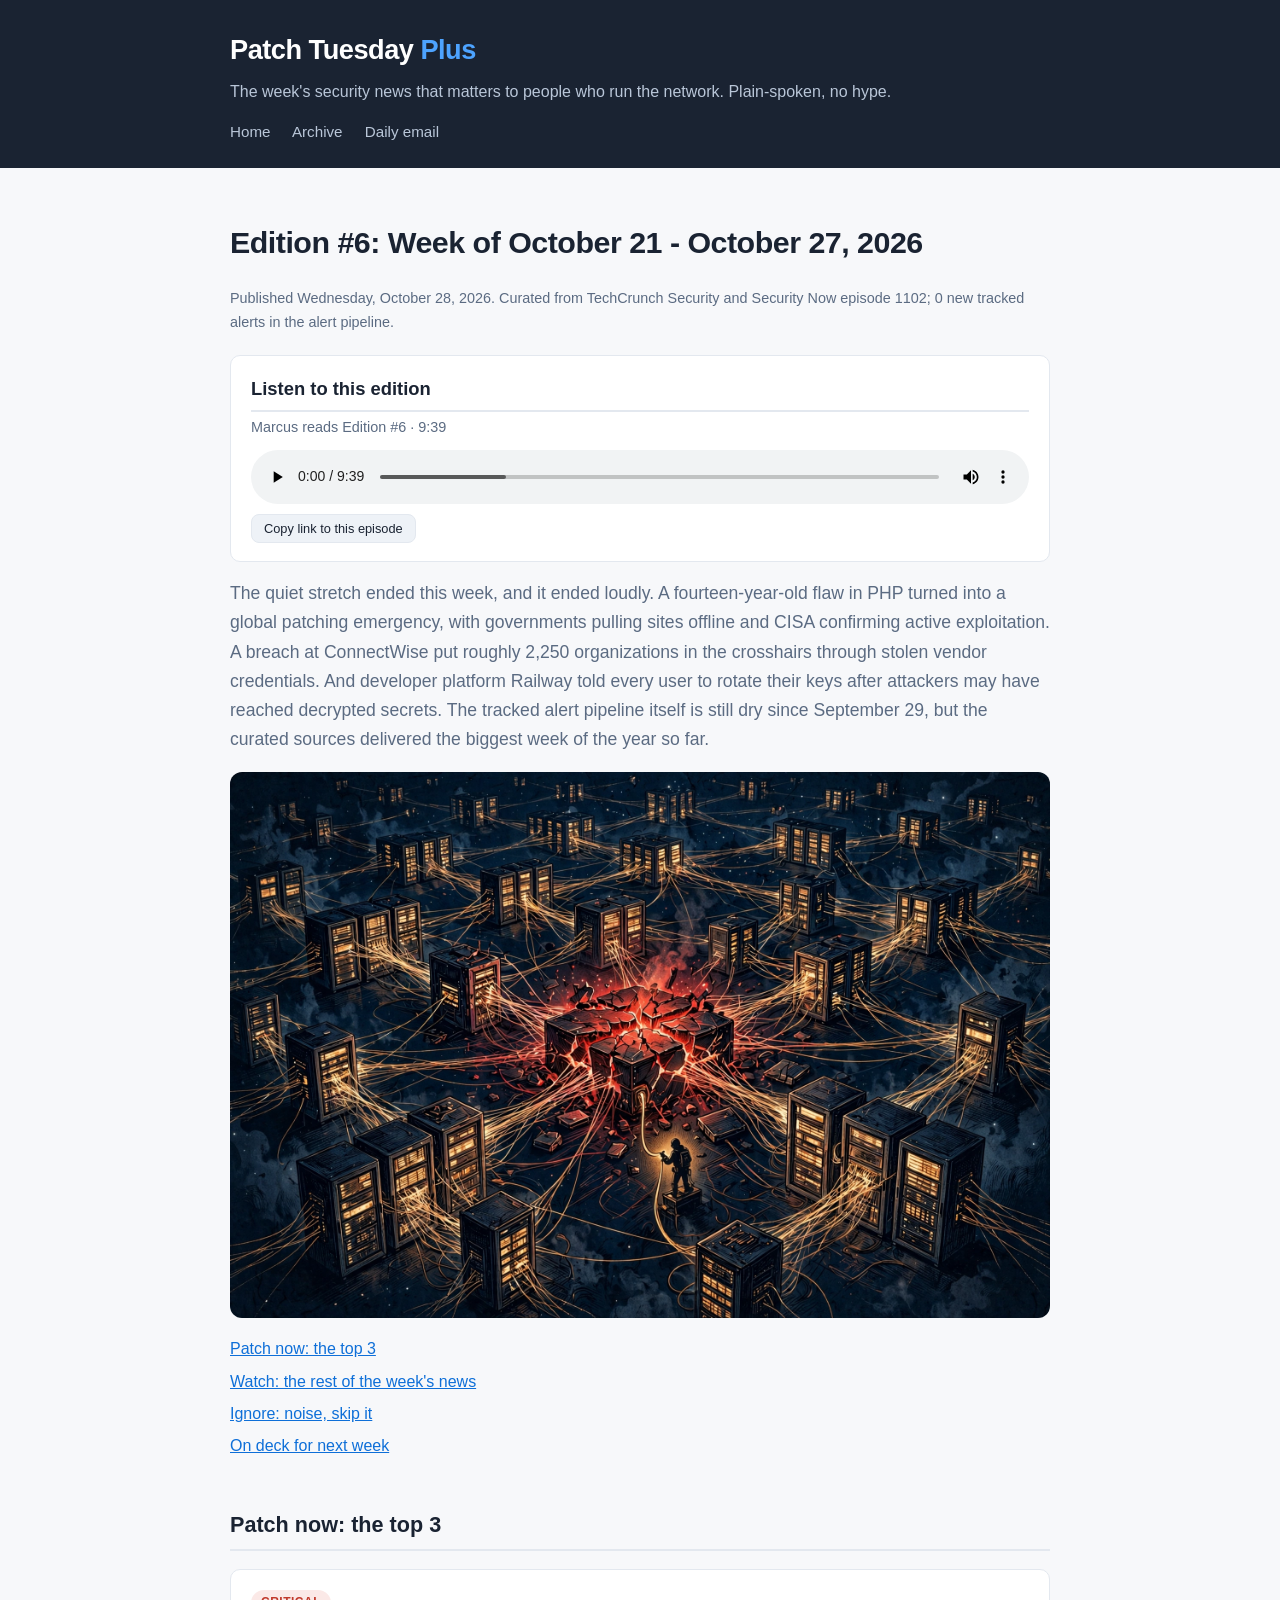
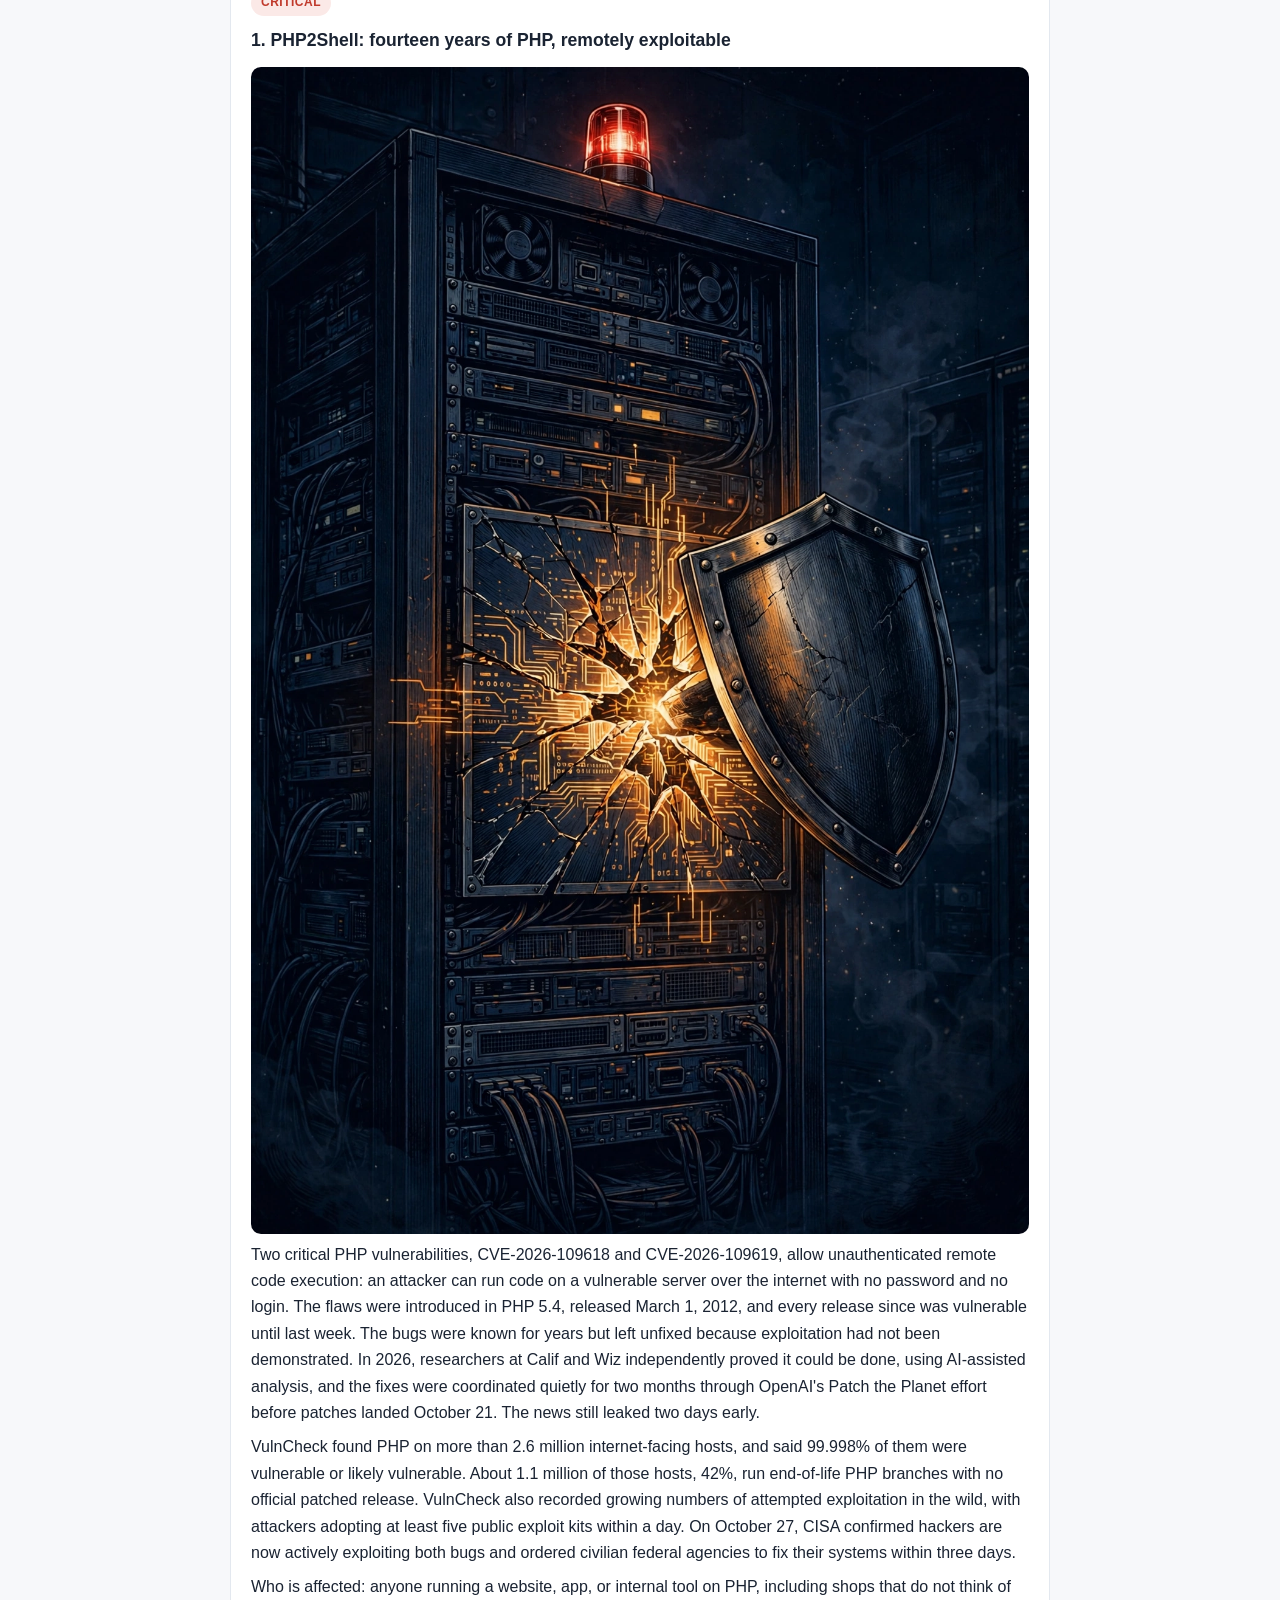
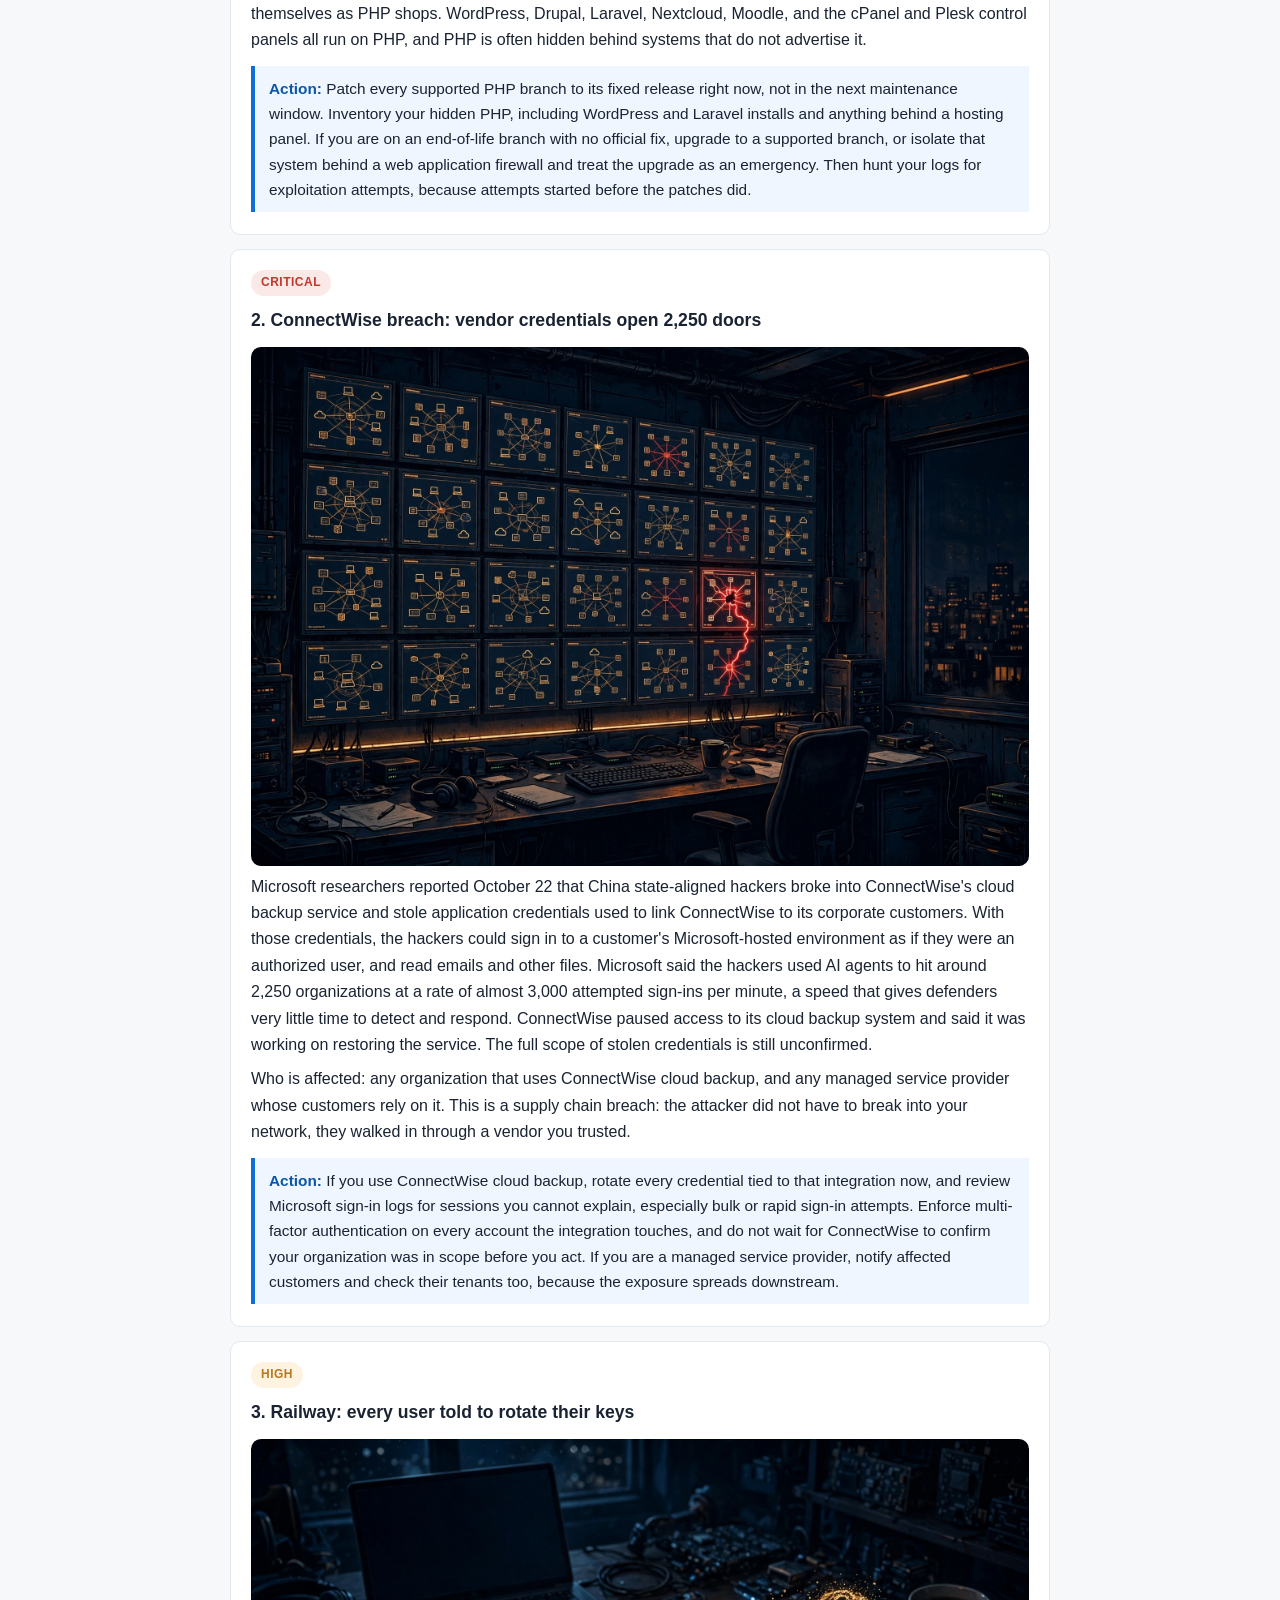
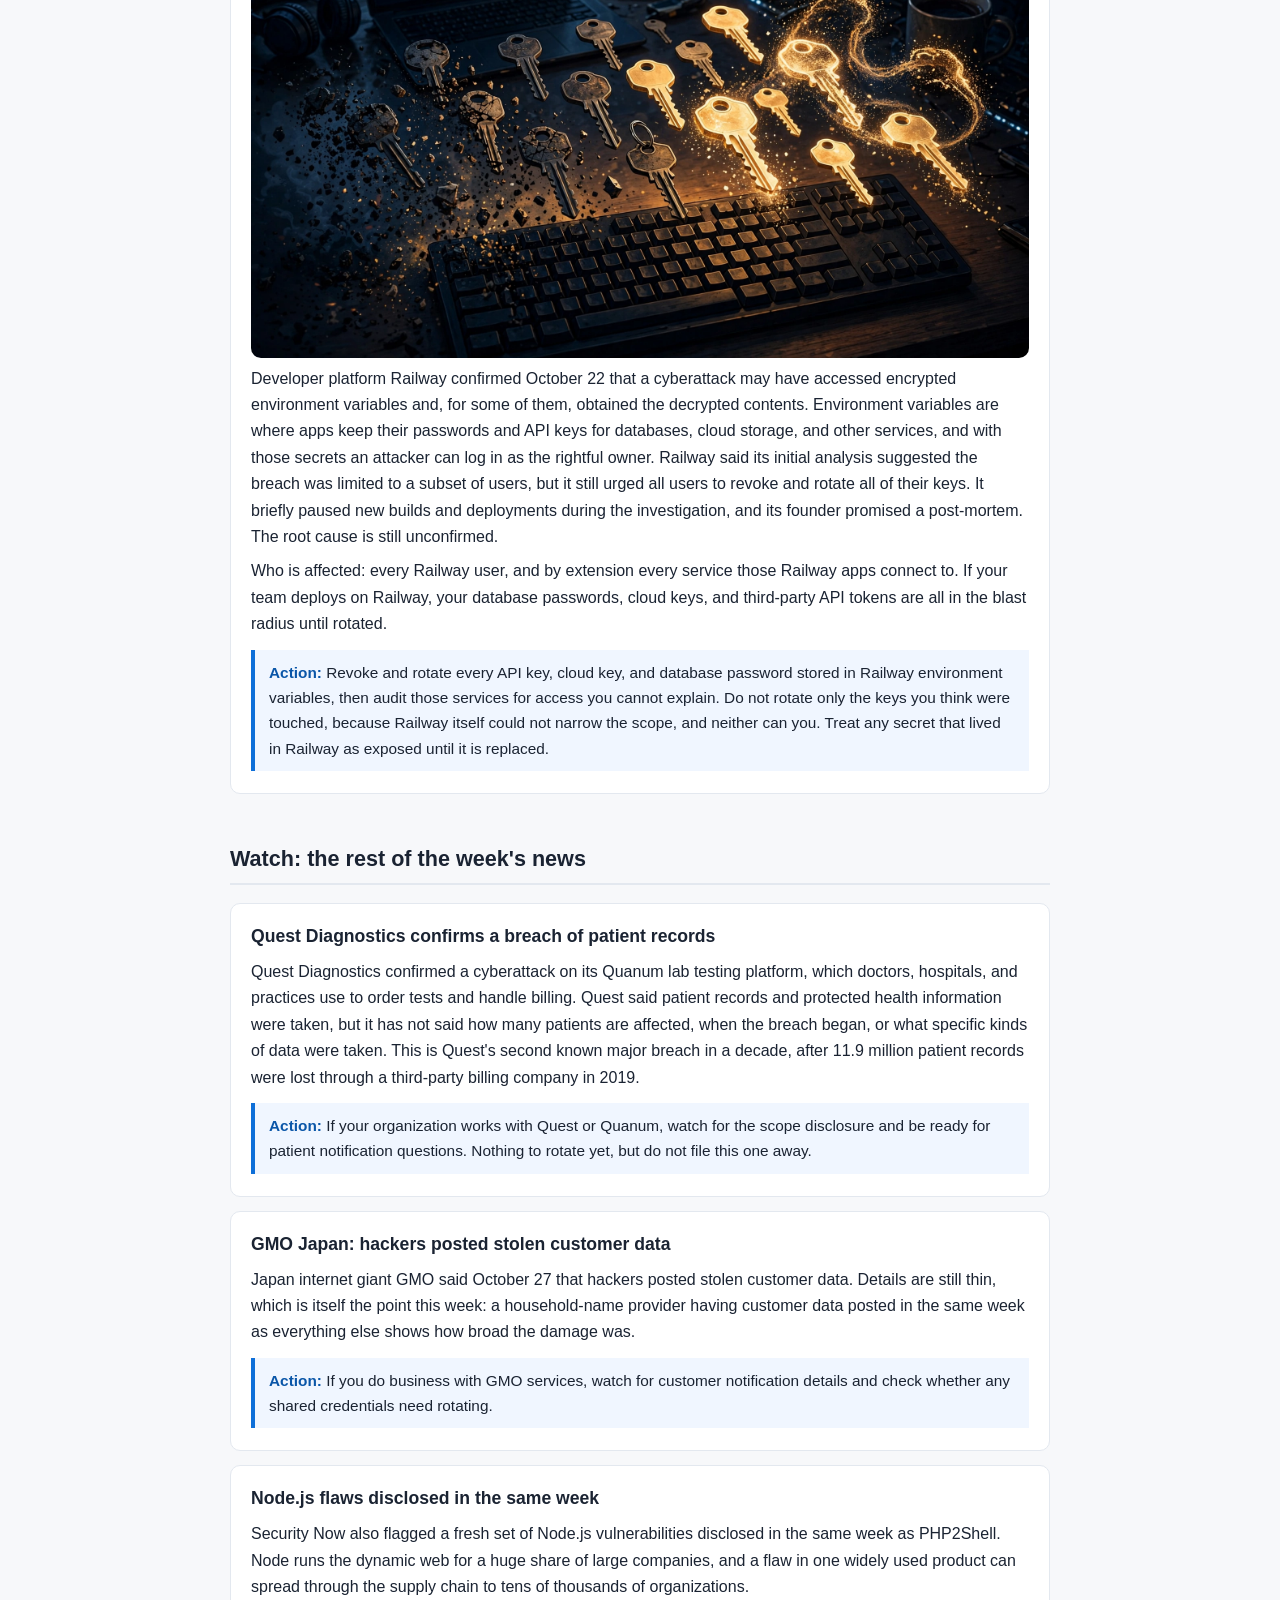
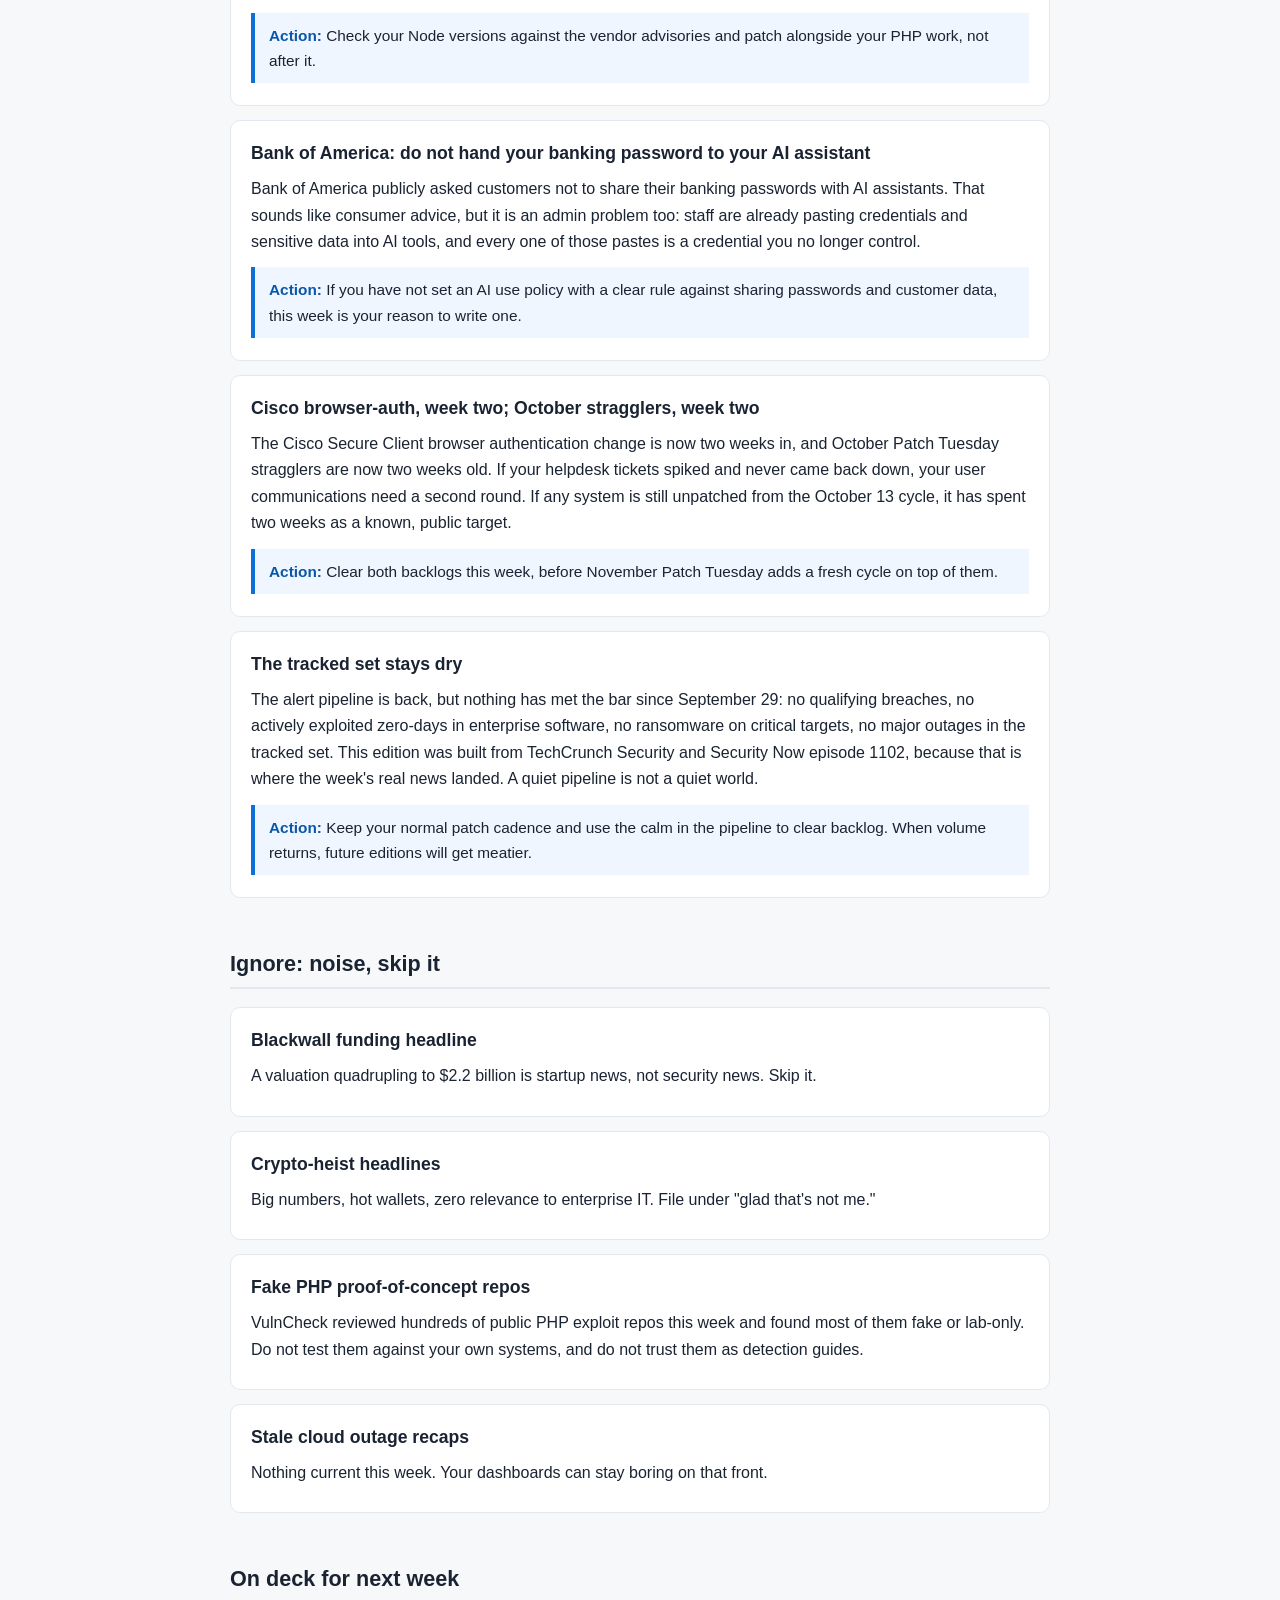
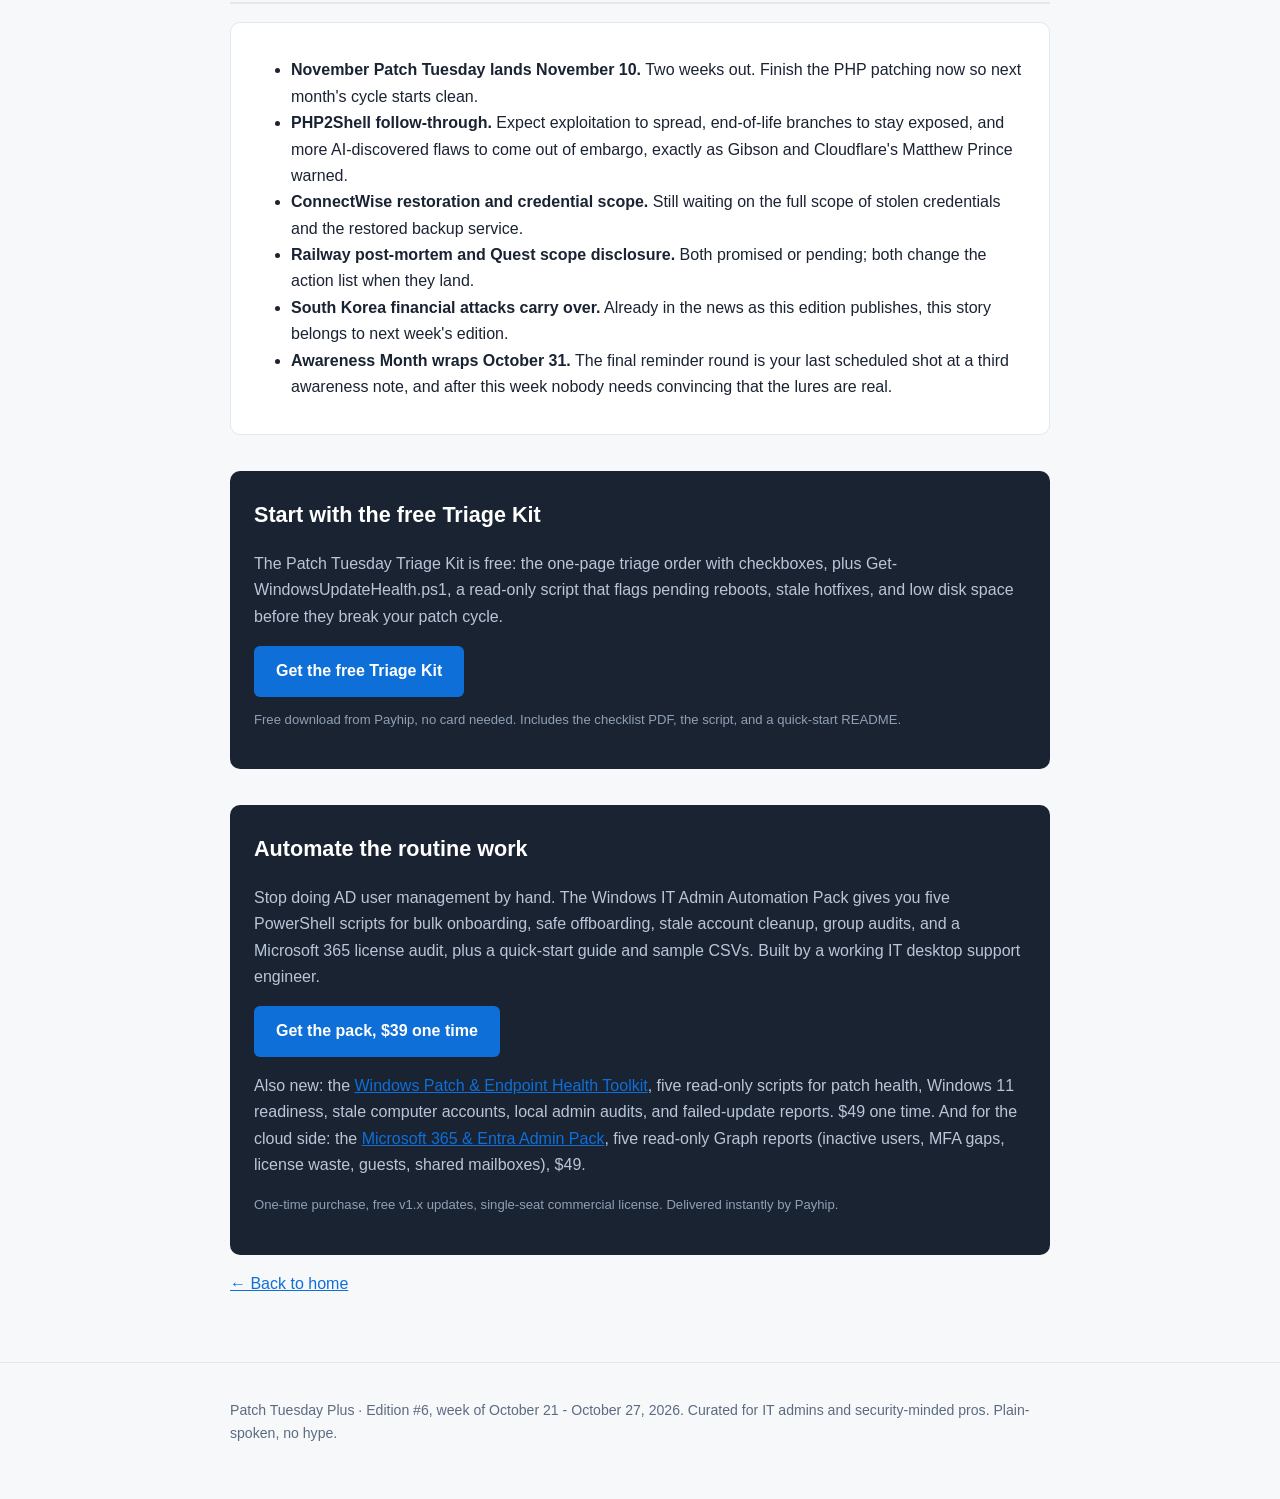
<file: editions/edition-006.html>
<!DOCTYPE html>
<html lang="en">
<head>
<meta charset="utf-8">
<meta name="viewport" content="width=device-width, initial-scale=1">
<title>Edition #6: Week of October 21 - October 27, 2026 - Patch Tuesday Plus</title>
<meta name="description" content="Patch Tuesday Plus Edition #6: PHP2Shell turns a fourteen-year-old PHP flaw into a global patching emergency, the ConnectWise breach puts thousands of companies in the crosshairs, and Railway tells all users to rotate their keys. October 21 - October 27, 2026.">
<meta property="og:title" content="Edition #6: Week of October 21 - October 27, 2026 - Patch Tuesday Plus">
<meta property="og:description" content="Patch Tuesday Plus Edition #6: PHP2Shell turns a fourteen-year-old PHP flaw into a global patching emergency, the ConnectWise breach puts thousands of companies in the crosshairs, and Railway tells all users to rotate their keys. October 21 - October 27, 2026.">
<meta property="og:type" content="article">
<meta property="og:url" content="https://njshell2.github.io/patch-tuesday-plus/editions/edition-006.html">
<meta name="twitter:card" content="summary">
<link rel="stylesheet" href="../styles.css">
</head>
<body>

<header class="site-header">
  <div class="wrap">
    <p class="brand"><a href="../index.html">Patch Tuesday <span class="plus">Plus</span></a></p>
    <p class="tagline">The week's security news that matters to people who run the network. Plain-spoken, no hype.</p>
    <nav class="site-nav">
      <a href="../index.html">Home</a>
      <a href="../index.html#archive">Archive</a>
      <a href="../index.html#signup">Daily email</a>
    </nav>
  </div>
</header>

<main>
  <div class="wrap">

    <h1>Edition #6: Week of October 21 - October 27, 2026</h1>
    <p class="meta">Published Wednesday, October 28, 2026. Curated from TechCrunch Security and Security Now episode 1102; 0 new tracked alerts in the alert pipeline.</p>

    <section class="edition-podcast" id="listen">
      <h2 class="podcast-heading">Listen to this edition</h2>
      <p class="podcast-meta">Marcus reads Edition #6 &middot; 9:39</p>
      <audio controls preload="metadata" src="../audio/edition-006.mp3"></audio>
      <div><button class="share-btn" type="button" data-share>Copy link to this episode</button></div>
    </section>

    <p class="lede">The quiet stretch ended this week, and it ended loudly. A fourteen-year-old flaw in PHP turned into a global patching emergency, with governments pulling sites offline and CISA confirming active exploitation. A breach at ConnectWise put roughly 2,250 organizations in the crosshairs through stolen vendor credentials. And developer platform Railway told every user to rotate their keys after attackers may have reached decrypted secrets. The tracked alert pipeline itself is still dry since September 29, but the curated sources delivered the biggest week of the year so far.</p>

    <img src="../assets/edition-006/hero.png" alt="Dark illustration of a vast night-time web of glowing server racks connected by tangled threads of light, with one central node cracked and glowing red" class="hero-img">

    <ul class="toc">
      <li><a href="#patch-now">Patch now: the top 3</a></li>
      <li><a href="#watch">Watch: the rest of the week's news</a></li>
      <li><a href="#ignore">Ignore: noise, skip it</a></li>
      <li><a href="#on-deck">On deck for next week</a></li>
    </ul>

    <h2 id="patch-now">Patch now: the top 3</h2>

    <div class="card">
      <span class="badge critical">Critical</span>
      <h3>1. PHP2Shell: fourteen years of PHP, remotely exploitable</h3>
      <img src="../assets/edition-006/patch-1.png" alt="A web server rack at night with a cracked glowing code panel and a red warning beacon, a shield pressed over the crack" class="card-img">
      <p>Two critical PHP vulnerabilities, CVE-2026-109618 and CVE-2026-109619, allow unauthenticated remote code execution: an attacker can run code on a vulnerable server over the internet with no password and no login. The flaws were introduced in PHP 5.4, released March 1, 2012, and every release since was vulnerable until last week. The bugs were known for years but left unfixed because exploitation had not been demonstrated. In 2026, researchers at Calif and Wiz independently proved it could be done, using AI-assisted analysis, and the fixes were coordinated quietly for two months through OpenAI's Patch the Planet effort before patches landed October 21. The news still leaked two days early.</p>
      <p>VulnCheck found PHP on more than 2.6 million internet-facing hosts, and said 99.998% of them were vulnerable or likely vulnerable. About 1.1 million of those hosts, 42%, run end-of-life PHP branches with no official patched release. VulnCheck also recorded growing numbers of attempted exploitation in the wild, with attackers adopting at least five public exploit kits within a day. On October 27, CISA confirmed hackers are now actively exploiting both bugs and ordered civilian federal agencies to fix their systems within three days.</p>
      <p>Who is affected: anyone running a website, app, or internal tool on PHP, including shops that do not think of themselves as PHP shops. WordPress, Drupal, Laravel, Nextcloud, Moodle, and the cPanel and Plesk control panels all run on PHP, and PHP is often hidden behind systems that do not advertise it.</p>
      <div class="action"><strong>Action:</strong> Patch every supported PHP branch to its fixed release right now, not in the next maintenance window. Inventory your hidden PHP, including WordPress and Laravel installs and anything behind a hosting panel. If you are on an end-of-life branch with no official fix, upgrade to a supported branch, or isolate that system behind a web application firewall and treat the upgrade as an emergency. Then hunt your logs for exploitation attempts, because attempts started before the patches did.</div>
    </div>

    <div class="card">
      <span class="badge critical">Critical</span>
      <h3>2. ConnectWise breach: vendor credentials open 2,250 doors</h3>
      <img src="../assets/edition-006/patch-2.png" alt="A remote support control room at night with rows of monitors showing many small company networks, one connection line glowing red where an intruder slipped through" class="card-img">
      <p>Microsoft researchers reported October 22 that China state-aligned hackers broke into ConnectWise's cloud backup service and stole application credentials used to link ConnectWise to its corporate customers. With those credentials, the hackers could sign in to a customer's Microsoft-hosted environment as if they were an authorized user, and read emails and other files. Microsoft said the hackers used AI agents to hit around 2,250 organizations at a rate of almost 3,000 attempted sign-ins per minute, a speed that gives defenders very little time to detect and respond. ConnectWise paused access to its cloud backup system and said it was working on restoring the service. The full scope of stolen credentials is still unconfirmed.</p>
      <p>Who is affected: any organization that uses ConnectWise cloud backup, and any managed service provider whose customers rely on it. This is a supply chain breach: the attacker did not have to break into your network, they walked in through a vendor you trusted.</p>
      <div class="action"><strong>Action:</strong> If you use ConnectWise cloud backup, rotate every credential tied to that integration now, and review Microsoft sign-in logs for sessions you cannot explain, especially bulk or rapid sign-in attempts. Enforce multi-factor authentication on every account the integration touches, and do not wait for ConnectWise to confirm your organization was in scope before you act. If you are a managed service provider, notify affected customers and check their tenants too, because the exposure spreads downstream.</div>
    </div>

    <div class="card">
      <span class="badge high">High</span>
      <h3>3. Railway: every user told to rotate their keys</h3>
      <img src="../assets/edition-006/patch-3.png" alt="A developer workstation at night with glowing key shapes floating above the keyboard, old keys dissolving and fresh keys forming" class="card-img">
      <p>Developer platform Railway confirmed October 22 that a cyberattack may have accessed encrypted environment variables and, for some of them, obtained the decrypted contents. Environment variables are where apps keep their passwords and API keys for databases, cloud storage, and other services, and with those secrets an attacker can log in as the rightful owner. Railway said its initial analysis suggested the breach was limited to a subset of users, but it still urged all users to revoke and rotate all of their keys. It briefly paused new builds and deployments during the investigation, and its founder promised a post-mortem. The root cause is still unconfirmed.</p>
      <p>Who is affected: every Railway user, and by extension every service those Railway apps connect to. If your team deploys on Railway, your database passwords, cloud keys, and third-party API tokens are all in the blast radius until rotated.</p>
      <div class="action"><strong>Action:</strong> Revoke and rotate every API key, cloud key, and database password stored in Railway environment variables, then audit those services for access you cannot explain. Do not rotate only the keys you think were touched, because Railway itself could not narrow the scope, and neither can you. Treat any secret that lived in Railway as exposed until it is replaced.</div>
    </div>

    <h2 id="watch">Watch: the rest of the week's news</h2>

    <div class="card">
      <h3>Quest Diagnostics confirms a breach of patient records</h3>
      <p>Quest Diagnostics confirmed a cyberattack on its Quanum lab testing platform, which doctors, hospitals, and practices use to order tests and handle billing. Quest said patient records and protected health information were taken, but it has not said how many patients are affected, when the breach began, or what specific kinds of data were taken. This is Quest's second known major breach in a decade, after 11.9 million patient records were lost through a third-party billing company in 2019.</p>
      <div class="action"><strong>Action:</strong> If your organization works with Quest or Quanum, watch for the scope disclosure and be ready for patient notification questions. Nothing to rotate yet, but do not file this one away.</div>
    </div>

    <div class="card">
      <h3>GMO Japan: hackers posted stolen customer data</h3>
      <p>Japan internet giant GMO said October 27 that hackers posted stolen customer data. Details are still thin, which is itself the point this week: a household-name provider having customer data posted in the same week as everything else shows how broad the damage was.</p>
      <div class="action"><strong>Action:</strong> If you do business with GMO services, watch for customer notification details and check whether any shared credentials need rotating.</div>
    </div>

    <div class="card">
      <h3>Node.js flaws disclosed in the same week</h3>
      <p>Security Now also flagged a fresh set of Node.js vulnerabilities disclosed in the same week as PHP2Shell. Node runs the dynamic web for a huge share of large companies, and a flaw in one widely used product can spread through the supply chain to tens of thousands of organizations.</p>
      <div class="action"><strong>Action:</strong> Check your Node versions against the vendor advisories and patch alongside your PHP work, not after it.</div>
    </div>

    <div class="card">
      <h3>Bank of America: do not hand your banking password to your AI assistant</h3>
      <p>Bank of America publicly asked customers not to share their banking passwords with AI assistants. That sounds like consumer advice, but it is an admin problem too: staff are already pasting credentials and sensitive data into AI tools, and every one of those pastes is a credential you no longer control.</p>
      <div class="action"><strong>Action:</strong> If you have not set an AI use policy with a clear rule against sharing passwords and customer data, this week is your reason to write one.</div>
    </div>

    <div class="card">
      <h3>Cisco browser-auth, week two; October stragglers, week two</h3>
      <p>The Cisco Secure Client browser authentication change is now two weeks in, and October Patch Tuesday stragglers are now two weeks old. If your helpdesk tickets spiked and never came back down, your user communications need a second round. If any system is still unpatched from the October 13 cycle, it has spent two weeks as a known, public target.</p>
      <div class="action"><strong>Action:</strong> Clear both backlogs this week, before November Patch Tuesday adds a fresh cycle on top of them.</div>
    </div>

    <div class="card">
      <h3>The tracked set stays dry</h3>
      <p>The alert pipeline is back, but nothing has met the bar since September 29: no qualifying breaches, no actively exploited zero-days in enterprise software, no ransomware on critical targets, no major outages in the tracked set. This edition was built from TechCrunch Security and Security Now episode 1102, because that is where the week's real news landed. A quiet pipeline is not a quiet world.</p>
      <div class="action"><strong>Action:</strong> Keep your normal patch cadence and use the calm in the pipeline to clear backlog. When volume returns, future editions will get meatier.</div>
    </div>

    <h2 id="ignore">Ignore: noise, skip it</h2>

    <div class="card">
      <h3>Blackwall funding headline</h3>
      <p>A valuation quadrupling to $2.2 billion is startup news, not security news. Skip it.</p>
    </div>

    <div class="card">
      <h3>Crypto-heist headlines</h3>
      <p>Big numbers, hot wallets, zero relevance to enterprise IT. File under "glad that's not me."</p>
    </div>

    <div class="card">
      <h3>Fake PHP proof-of-concept repos</h3>
      <p>VulnCheck reviewed hundreds of public PHP exploit repos this week and found most of them fake or lab-only. Do not test them against your own systems, and do not trust them as detection guides.</p>
    </div>

    <div class="card">
      <h3>Stale cloud outage recaps</h3>
      <p>Nothing current this week. Your dashboards can stay boring on that front.</p>
    </div>

    <h2 id="on-deck">On deck for next week</h2>

    <div class="card">
      <ul>
        <li><strong>November Patch Tuesday lands November 10.</strong> Two weeks out. Finish the PHP patching now so next month's cycle starts clean.</li>
        <li><strong>PHP2Shell follow-through.</strong> Expect exploitation to spread, end-of-life branches to stay exposed, and more AI-discovered flaws to come out of embargo, exactly as Gibson and Cloudflare's Matthew Prince warned.</li>
        <li><strong>ConnectWise restoration and credential scope.</strong> Still waiting on the full scope of stolen credentials and the restored backup service.</li>
        <li><strong>Railway post-mortem and Quest scope disclosure.</strong> Both promised or pending; both change the action list when they land.</li>
        <li><strong>South Korea financial attacks carry over.</strong> Already in the news as this edition publishes, this story belongs to next week's edition.</li>
        <li><strong>Awareness Month wraps October 31.</strong> The final reminder round is your last scheduled shot at a third awareness note, and after this week nobody needs convincing that the lures are real.</li>
      </ul>
    </div>

    <div class="signup pack-promo" id="freekit">
  <h2>Start with the free Triage Kit</h2>
  <p>The Patch Tuesday Triage Kit is free: the one-page triage order with checkboxes, plus Get-WindowsUpdateHealth.ps1, a read-only script that flags pending reboots, stale hotfixes, and low disk space before they break your patch cycle.</p>
  <a class="button" href="https://payhip.com/buy?s=1&cart_links%5B%5D=1vIyB&qty%5B1vIyB%5D=1">Get the free Triage Kit</a>
  <p class="fine">Free download from Payhip, no card needed. Includes the checklist PDF, the script, and a quick-start README.</p>
</div>

    <div class="signup pack-promo" id="pack">
  <h2>Automate the routine work</h2>
  <p>Stop doing AD user management by hand. The Windows IT Admin Automation Pack gives you five PowerShell scripts for bulk onboarding, safe offboarding, stale account cleanup, group audits, and a Microsoft 365 license audit, plus a quick-start guide and sample CSVs. Built by a working IT desktop support engineer.</p>
  <a class="button" href="https://payhip.com/b/pXhFW">Get the pack, $39 one time</a>
  <p>Also new: the <a href="https://payhip.com/b/YFrg1">Windows Patch &amp; Endpoint Health Toolkit</a>, five read-only scripts for patch health, Windows 11 readiness, stale computer accounts, local admin audits, and failed-update reports. $49 one time. And for the cloud side: the <a href="https://payhip.com/b/jFcYM">Microsoft 365 &amp; Entra Admin Pack</a>, five read-only Graph reports (inactive users, MFA gaps, license waste, guests, shared mailboxes), $49.</p>
  <p class="fine">One-time purchase, free v1.x updates, single-seat commercial license. Delivered instantly by Payhip.</p>
</div>

    <p><a href="../index.html">&larr; Back to home</a></p>

  </div>
</main>

<footer class="site-footer">
  <div class="wrap">
    <p>Patch Tuesday Plus &middot; Edition #6, week of October 21 - October 27, 2026. Curated for IT admins and security-minded pros. Plain-spoken, no hype.</p>
  </div>
</footer>

<script>
(function () {
  var btn = document.querySelector("[data-share]");
  if (btn) {
    btn.addEventListener("click", function () {
      var link = "https://njshell2.github.io/patch-tuesday-plus/editions/edition-006.html#listen";
      function done(ok) {
        btn.textContent = ok ? "Copied!" : "Copy failed";
        setTimeout(function () { btn.textContent = "Copy link to this episode"; }, 2000);
      }
      if (navigator.clipboard && navigator.clipboard.writeText) {
        navigator.clipboard.writeText(link).then(function () { done(true); }, function () { done(false); });
      } else {
        var ta = document.createElement("textarea");
        ta.value = link;
        document.body.appendChild(ta);
        ta.select();
        try { done(document.execCommand("copy")); } catch (e) { done(false); }
        document.body.removeChild(ta);
      }
    });
  }
  function revealFromHash() {
    if (location.hash !== "#listen") return;
    var target = document.getElementById("listen");
    if (!target) return;
    target.scrollIntoView({ block: "center" });
    target.classList.remove("flash");
    void target.offsetWidth;
    target.classList.add("flash");
    setTimeout(function () { target.classList.remove("flash"); }, 2500);
  }
  window.addEventListener("hashchange", revealFromHash);
  revealFromHash();
})();
</script>
</body>
</html>
</file>
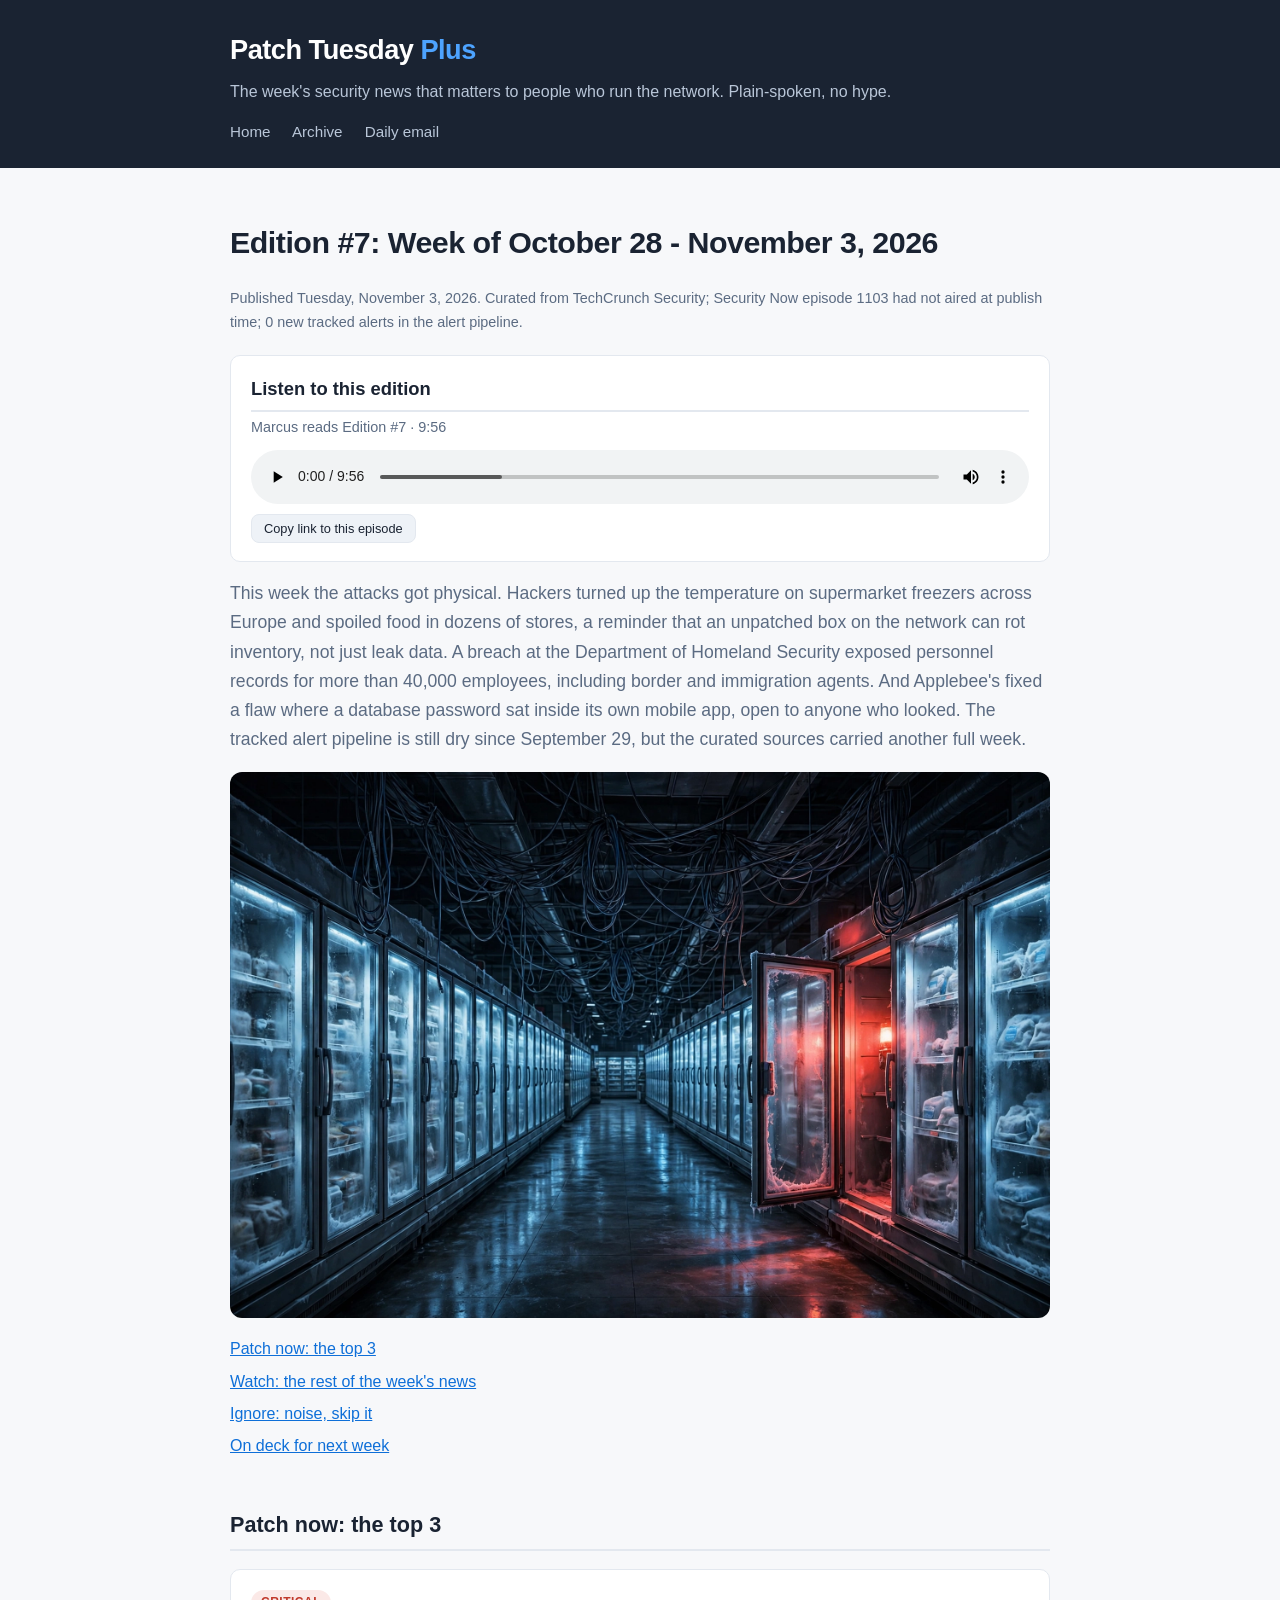
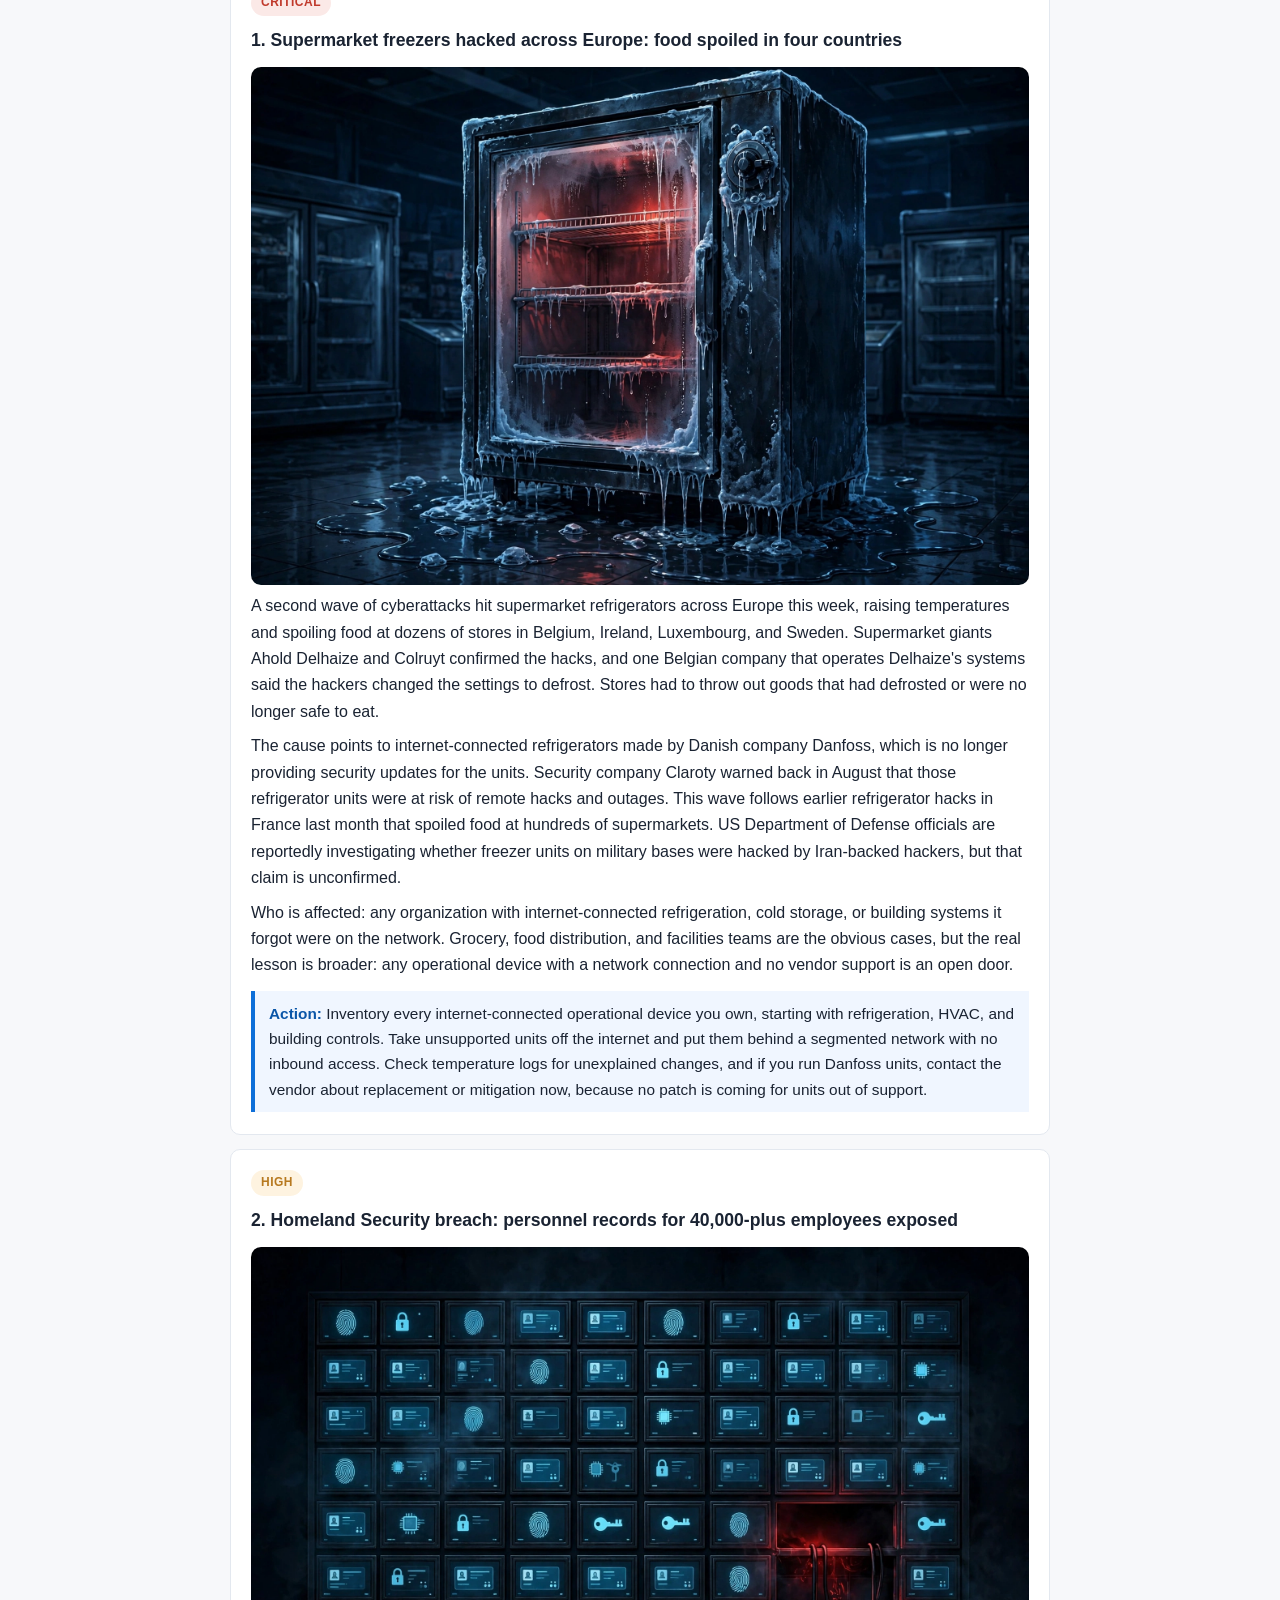
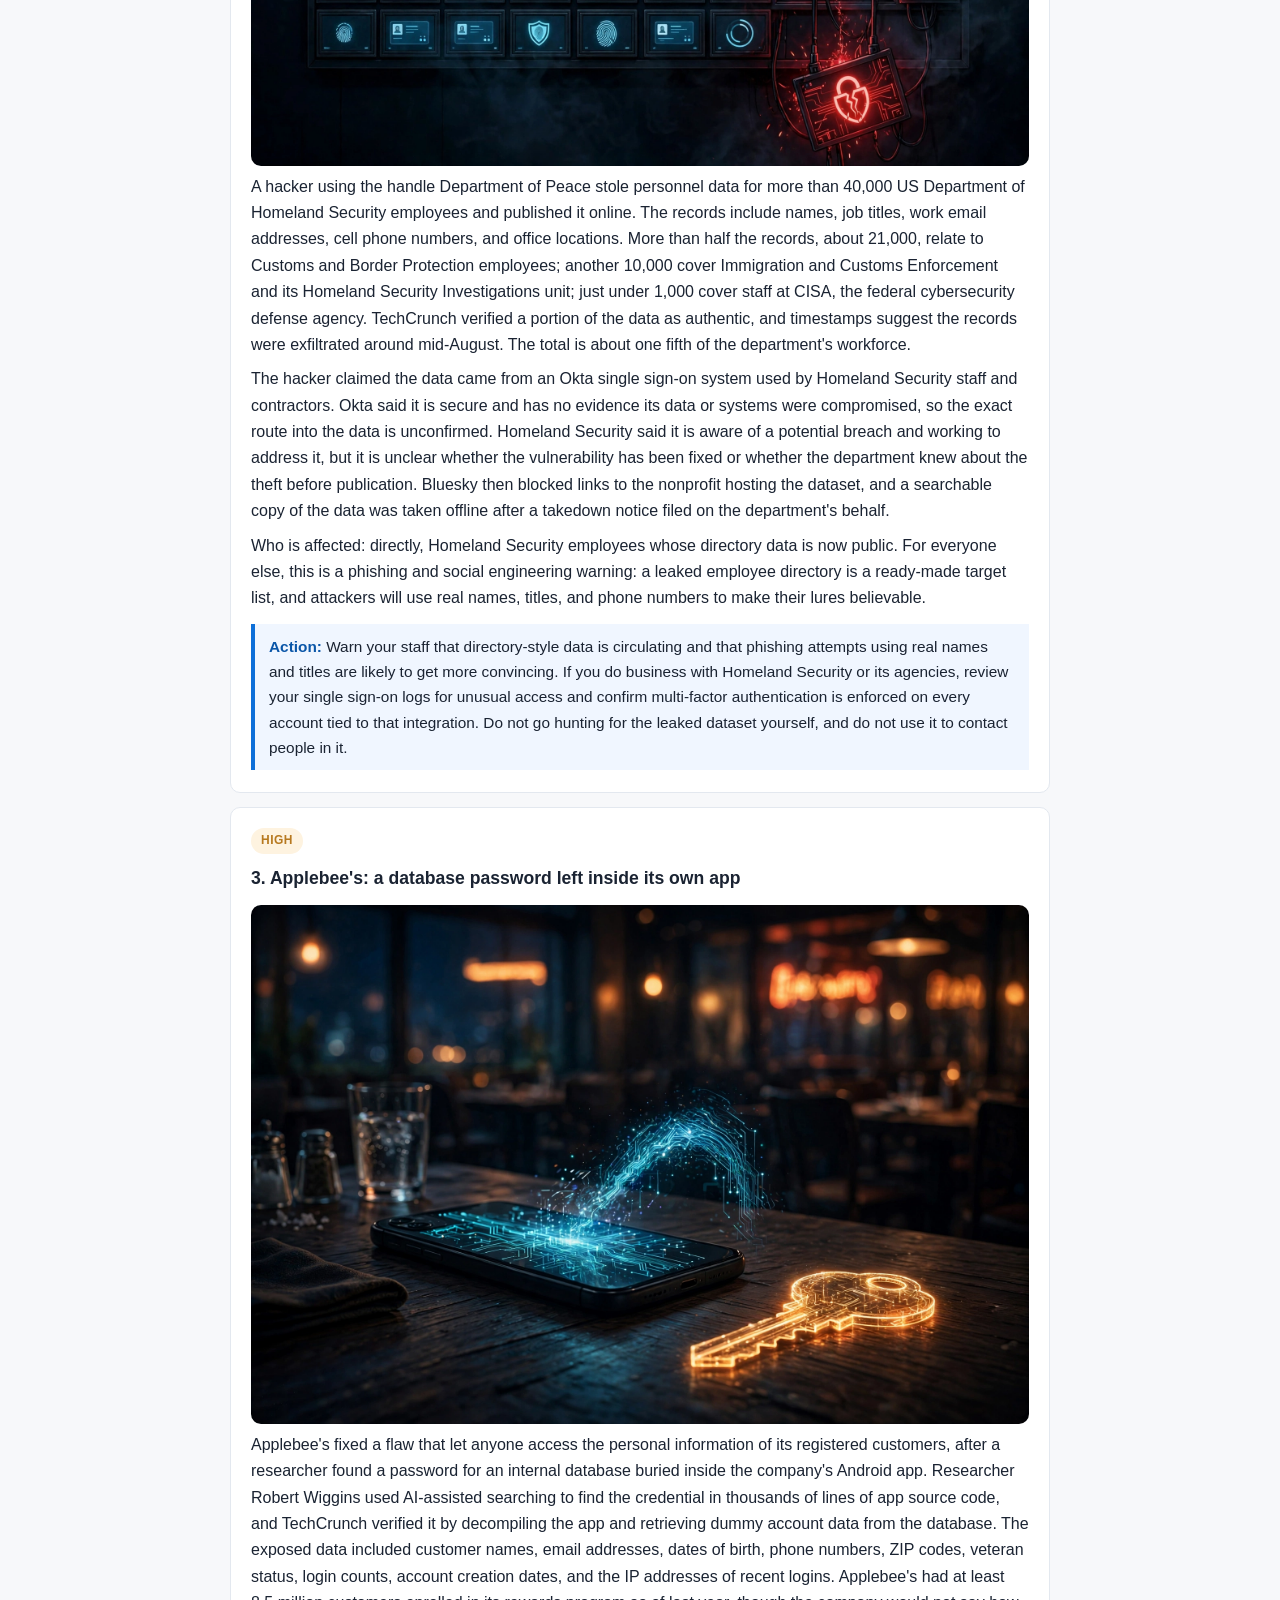
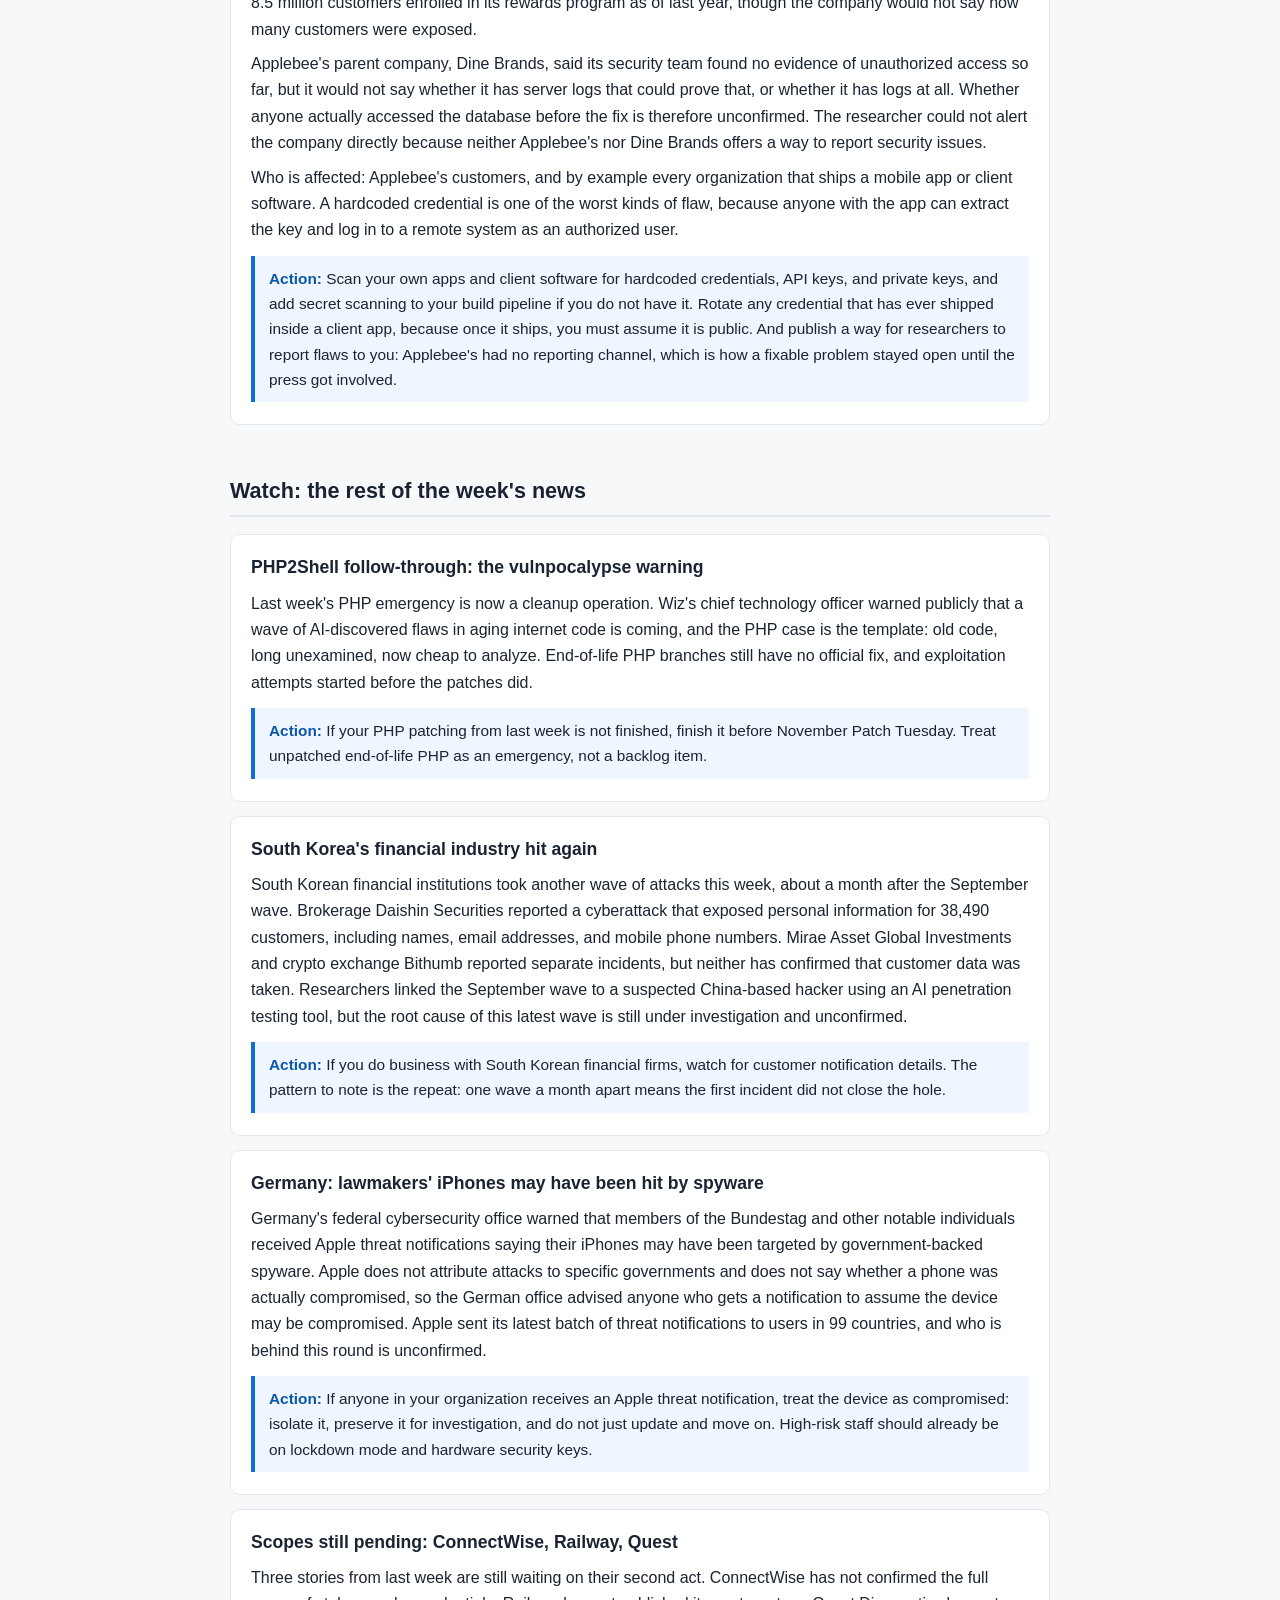
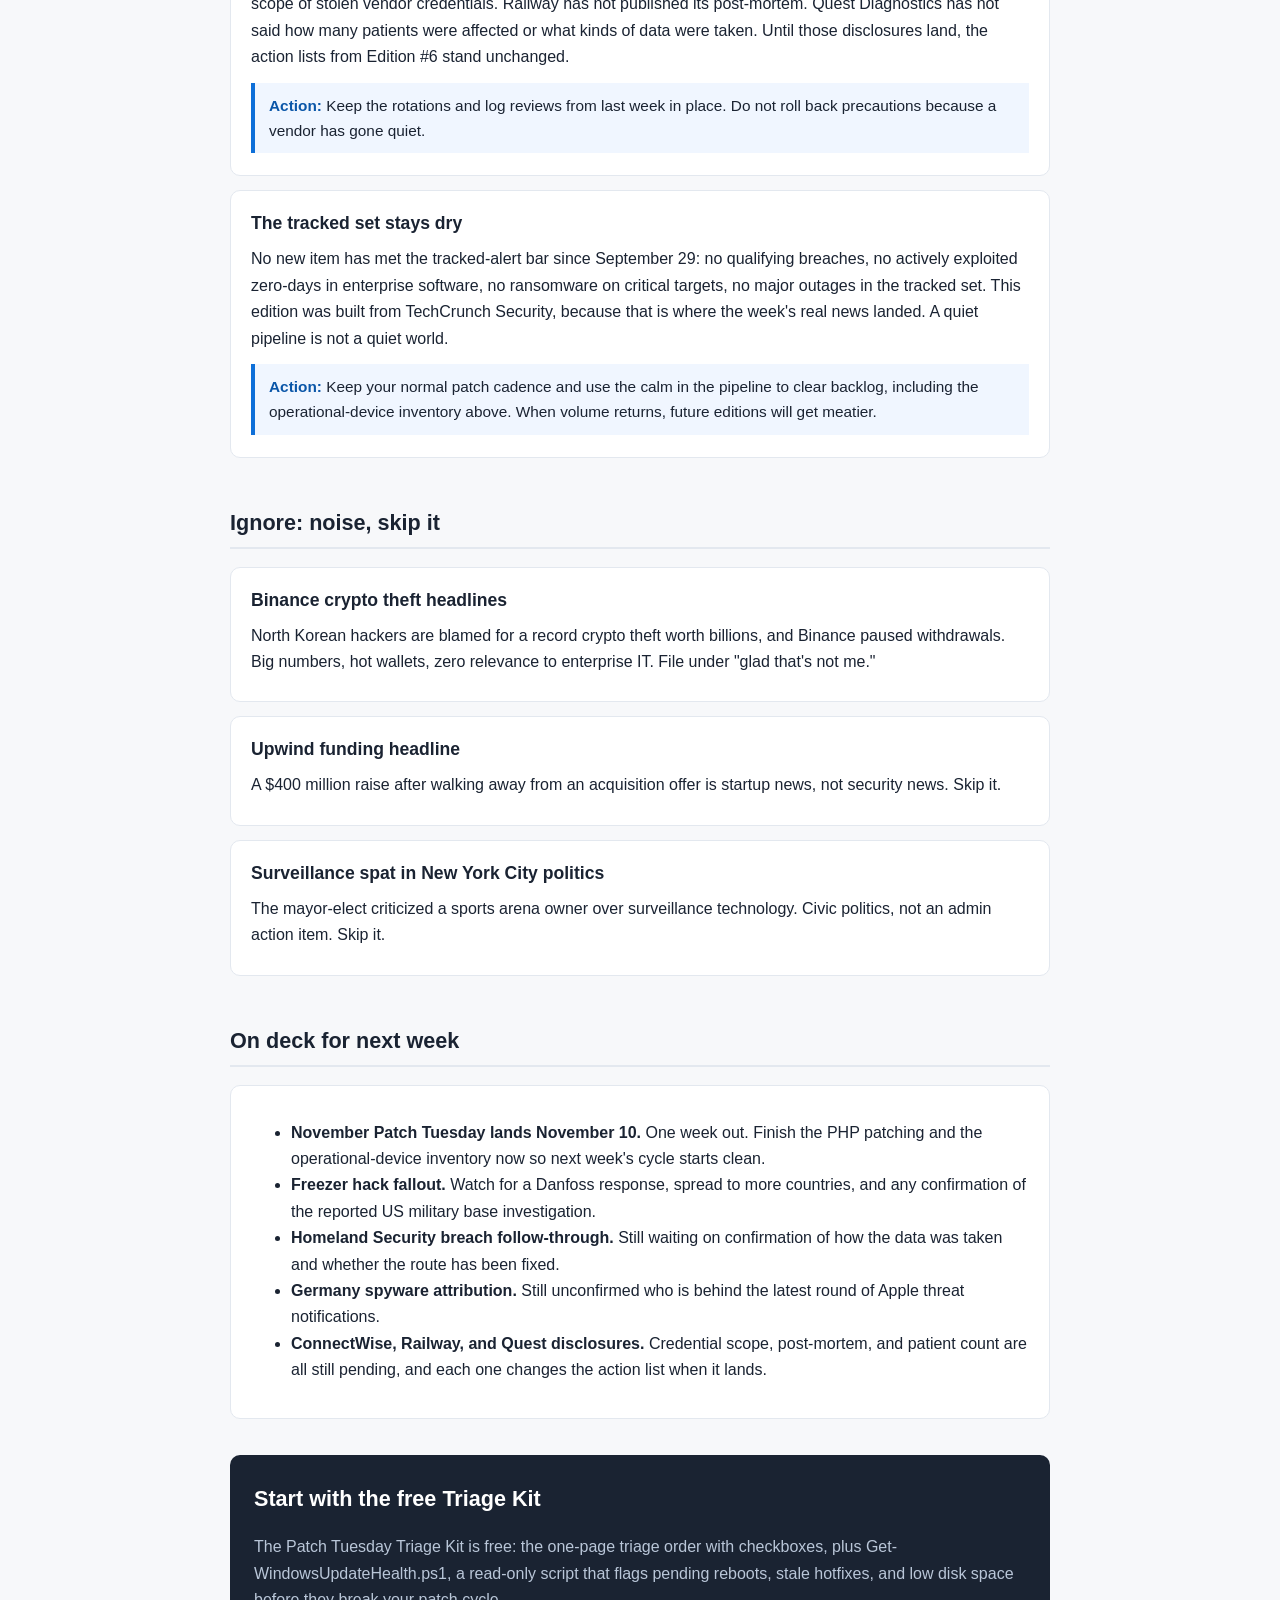
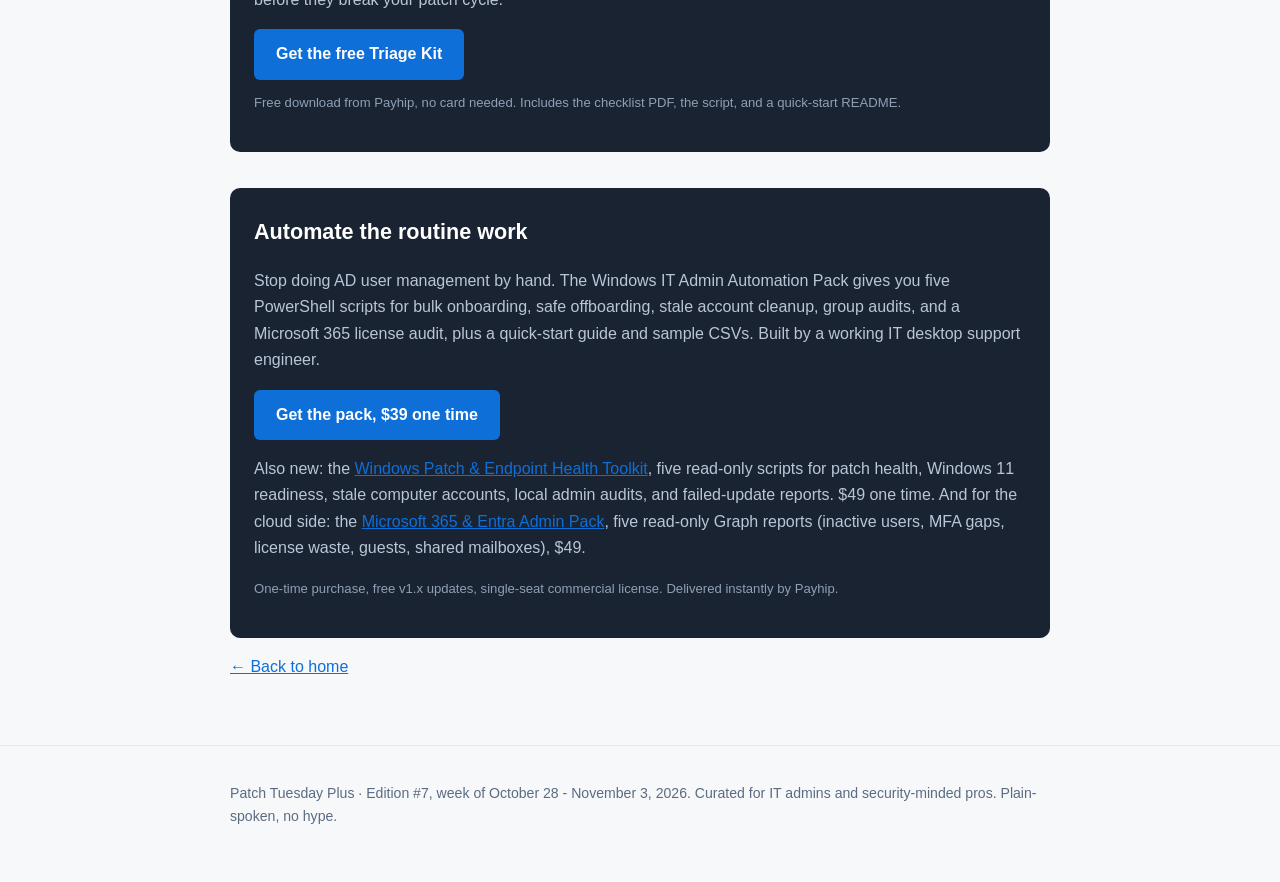
<file: editions/edition-007.html>
<!DOCTYPE html>
<html lang="en">
<head>
<meta charset="utf-8">
<meta name="viewport" content="width=device-width, initial-scale=1">
<title>Edition #7: Week of October 28 - November 3, 2026 - Patch Tuesday Plus</title>
<meta name="description" content="Patch Tuesday Plus Edition #7: hackers turn up the heat on Europe's supermarket freezers and spoil food across four countries, a breach exposes personnel records for more than 40,000 Homeland Security employees, and a password left inside Applebee's app opens its customer database. October 28 - November 3, 2026.">
<meta property="og:title" content="Edition #7: Week of October 28 - November 3, 2026 - Patch Tuesday Plus">
<meta property="og:description" content="Patch Tuesday Plus Edition #7: hackers turn up the heat on Europe's supermarket freezers and spoil food across four countries, a breach exposes personnel records for more than 40,000 Homeland Security employees, and a password left inside Applebee's app opens its customer database. October 28 - November 3, 2026.">
<meta property="og:type" content="article">
<meta property="og:url" content="https://njshell2.github.io/patch-tuesday-plus/editions/edition-007.html">
<meta name="twitter:card" content="summary">
<link rel="stylesheet" href="../styles.css">
</head>
<body>

<header class="site-header">
  <div class="wrap">
    <p class="brand"><a href="../index.html">Patch Tuesday <span class="plus">Plus</span></a></p>
    <p class="tagline">The week's security news that matters to people who run the network. Plain-spoken, no hype.</p>
    <nav class="site-nav">
      <a href="../index.html">Home</a>
      <a href="../index.html#archive">Archive</a>
      <a href="../index.html#signup">Daily email</a>
    </nav>
  </div>
</header>

<main>
  <div class="wrap">

    <h1>Edition #7: Week of October 28 - November 3, 2026</h1>
    <p class="meta">Published Tuesday, November 3, 2026. Curated from TechCrunch Security; Security Now episode 1103 had not aired at publish time; 0 new tracked alerts in the alert pipeline.</p>

    <section class="edition-podcast" id="listen">
      <h2 class="podcast-heading">Listen to this edition</h2>
      <p class="podcast-meta">Marcus reads Edition #7 &middot; 9:56</p>
      <audio controls preload="metadata" src="../audio/edition-007.mp3"></audio>
      <div><button class="share-btn" type="button" data-share>Copy link to this episode</button></div>
    </section>

    <p class="lede">This week the attacks got physical. Hackers turned up the temperature on supermarket freezers across Europe and spoiled food in dozens of stores, a reminder that an unpatched box on the network can rot inventory, not just leak data. A breach at the Department of Homeland Security exposed personnel records for more than 40,000 employees, including border and immigration agents. And Applebee's fixed a flaw where a database password sat inside its own mobile app, open to anyone who looked. The tracked alert pipeline is still dry since September 29, but the curated sources carried another full week.</p>

    <img src="../assets/edition-007/hero.png" alt="Dark illustration of a supermarket aisle at night with glowing freezer units, one door open with warm red warning light spilling out" class="hero-img">

    <ul class="toc">
      <li><a href="#patch-now">Patch now: the top 3</a></li>
      <li><a href="#watch">Watch: the rest of the week's news</a></li>
      <li><a href="#ignore">Ignore: noise, skip it</a></li>
      <li><a href="#on-deck">On deck for next week</a></li>
    </ul>

    <h2 id="patch-now">Patch now: the top 3</h2>

    <div class="card">
      <span class="badge critical">Critical</span>
      <h3>1. Supermarket freezers hacked across Europe: food spoiled in four countries</h3>
      <img src="../assets/edition-007/patch-1.png" alt="A supermarket freezer unit at night with its temperature turned up, frost melting and a red warning glow inside the glass door" class="card-img">
      <p>A second wave of cyberattacks hit supermarket refrigerators across Europe this week, raising temperatures and spoiling food at dozens of stores in Belgium, Ireland, Luxembourg, and Sweden. Supermarket giants Ahold Delhaize and Colruyt confirmed the hacks, and one Belgian company that operates Delhaize's systems said the hackers changed the settings to defrost. Stores had to throw out goods that had defrosted or were no longer safe to eat.</p>
      <p>The cause points to internet-connected refrigerators made by Danish company Danfoss, which is no longer providing security updates for the units. Security company Claroty warned back in August that those refrigerator units were at risk of remote hacks and outages. This wave follows earlier refrigerator hacks in France last month that spoiled food at hundreds of supermarkets. US Department of Defense officials are reportedly investigating whether freezer units on military bases were hacked by Iran-backed hackers, but that claim is unconfirmed.</p>
      <p>Who is affected: any organization with internet-connected refrigeration, cold storage, or building systems it forgot were on the network. Grocery, food distribution, and facilities teams are the obvious cases, but the real lesson is broader: any operational device with a network connection and no vendor support is an open door.</p>
      <div class="action"><strong>Action:</strong> Inventory every internet-connected operational device you own, starting with refrigeration, HVAC, and building controls. Take unsupported units off the internet and put them behind a segmented network with no inbound access. Check temperature logs for unexplained changes, and if you run Danfoss units, contact the vendor about replacement or mitigation now, because no patch is coming for units out of support.</div>
    </div>

    <div class="card">
      <span class="badge high">High</span>
      <h3>2. Homeland Security breach: personnel records for 40,000-plus employees exposed</h3>
      <img src="../assets/edition-007/patch-2.png" alt="A government office directory wall at night made of many small glowing identity cards, one card pulled loose and glowing red" class="card-img">
      <p>A hacker using the handle Department of Peace stole personnel data for more than 40,000 US Department of Homeland Security employees and published it online. The records include names, job titles, work email addresses, cell phone numbers, and office locations. More than half the records, about 21,000, relate to Customs and Border Protection employees; another 10,000 cover Immigration and Customs Enforcement and its Homeland Security Investigations unit; just under 1,000 cover staff at CISA, the federal cybersecurity defense agency. TechCrunch verified a portion of the data as authentic, and timestamps suggest the records were exfiltrated around mid-August. The total is about one fifth of the department's workforce.</p>
      <p>The hacker claimed the data came from an Okta single sign-on system used by Homeland Security staff and contractors. Okta said it is secure and has no evidence its data or systems were compromised, so the exact route into the data is unconfirmed. Homeland Security said it is aware of a potential breach and working to address it, but it is unclear whether the vulnerability has been fixed or whether the department knew about the theft before publication. Bluesky then blocked links to the nonprofit hosting the dataset, and a searchable copy of the data was taken offline after a takedown notice filed on the department's behalf.</p>
      <p>Who is affected: directly, Homeland Security employees whose directory data is now public. For everyone else, this is a phishing and social engineering warning: a leaked employee directory is a ready-made target list, and attackers will use real names, titles, and phone numbers to make their lures believable.</p>
      <div class="action"><strong>Action:</strong> Warn your staff that directory-style data is circulating and that phishing attempts using real names and titles are likely to get more convincing. If you do business with Homeland Security or its agencies, review your single sign-on logs for unusual access and confirm multi-factor authentication is enforced on every account tied to that integration. Do not go hunting for the leaked dataset yourself, and do not use it to contact people in it.</div>
    </div>

    <div class="card">
      <span class="badge high">High</span>
      <h3>3. Applebee's: a database password left inside its own app</h3>
      <img src="../assets/edition-007/patch-3.png" alt="A smartphone on a restaurant table at night with a glowing key shape slipping out of its screen" class="card-img">
      <p>Applebee's fixed a flaw that let anyone access the personal information of its registered customers, after a researcher found a password for an internal database buried inside the company's Android app. Researcher Robert Wiggins used AI-assisted searching to find the credential in thousands of lines of app source code, and TechCrunch verified it by decompiling the app and retrieving dummy account data from the database. The exposed data included customer names, email addresses, dates of birth, phone numbers, ZIP codes, veteran status, login counts, account creation dates, and the IP addresses of recent logins. Applebee's had at least 8.5 million customers enrolled in its rewards program as of last year, though the company would not say how many customers were exposed.</p>
      <p>Applebee's parent company, Dine Brands, said its security team found no evidence of unauthorized access so far, but it would not say whether it has server logs that could prove that, or whether it has logs at all. Whether anyone actually accessed the database before the fix is therefore unconfirmed. The researcher could not alert the company directly because neither Applebee's nor Dine Brands offers a way to report security issues.</p>
      <p>Who is affected: Applebee's customers, and by example every organization that ships a mobile app or client software. A hardcoded credential is one of the worst kinds of flaw, because anyone with the app can extract the key and log in to a remote system as an authorized user.</p>
      <div class="action"><strong>Action:</strong> Scan your own apps and client software for hardcoded credentials, API keys, and private keys, and add secret scanning to your build pipeline if you do not have it. Rotate any credential that has ever shipped inside a client app, because once it ships, you must assume it is public. And publish a way for researchers to report flaws to you: Applebee's had no reporting channel, which is how a fixable problem stayed open until the press got involved.</div>
    </div>

    <h2 id="watch">Watch: the rest of the week's news</h2>

    <div class="card">
      <h3>PHP2Shell follow-through: the vulnpocalypse warning</h3>
      <p>Last week's PHP emergency is now a cleanup operation. Wiz's chief technology officer warned publicly that a wave of AI-discovered flaws in aging internet code is coming, and the PHP case is the template: old code, long unexamined, now cheap to analyze. End-of-life PHP branches still have no official fix, and exploitation attempts started before the patches did.</p>
      <div class="action"><strong>Action:</strong> If your PHP patching from last week is not finished, finish it before November Patch Tuesday. Treat unpatched end-of-life PHP as an emergency, not a backlog item.</div>
    </div>

    <div class="card">
      <h3>South Korea's financial industry hit again</h3>
      <p>South Korean financial institutions took another wave of attacks this week, about a month after the September wave. Brokerage Daishin Securities reported a cyberattack that exposed personal information for 38,490 customers, including names, email addresses, and mobile phone numbers. Mirae Asset Global Investments and crypto exchange Bithumb reported separate incidents, but neither has confirmed that customer data was taken. Researchers linked the September wave to a suspected China-based hacker using an AI penetration testing tool, but the root cause of this latest wave is still under investigation and unconfirmed.</p>
      <div class="action"><strong>Action:</strong> If you do business with South Korean financial firms, watch for customer notification details. The pattern to note is the repeat: one wave a month apart means the first incident did not close the hole.</div>
    </div>

    <div class="card">
      <h3>Germany: lawmakers' iPhones may have been hit by spyware</h3>
      <p>Germany's federal cybersecurity office warned that members of the Bundestag and other notable individuals received Apple threat notifications saying their iPhones may have been targeted by government-backed spyware. Apple does not attribute attacks to specific governments and does not say whether a phone was actually compromised, so the German office advised anyone who gets a notification to assume the device may be compromised. Apple sent its latest batch of threat notifications to users in 99 countries, and who is behind this round is unconfirmed.</p>
      <div class="action"><strong>Action:</strong> If anyone in your organization receives an Apple threat notification, treat the device as compromised: isolate it, preserve it for investigation, and do not just update and move on. High-risk staff should already be on lockdown mode and hardware security keys.</div>
    </div>

    <div class="card">
      <h3>Scopes still pending: ConnectWise, Railway, Quest</h3>
      <p>Three stories from last week are still waiting on their second act. ConnectWise has not confirmed the full scope of stolen vendor credentials. Railway has not published its post-mortem. Quest Diagnostics has not said how many patients were affected or what kinds of data were taken. Until those disclosures land, the action lists from Edition #6 stand unchanged.</p>
      <div class="action"><strong>Action:</strong> Keep the rotations and log reviews from last week in place. Do not roll back precautions because a vendor has gone quiet.</div>
    </div>

    <div class="card">
      <h3>The tracked set stays dry</h3>
      <p>No new item has met the tracked-alert bar since September 29: no qualifying breaches, no actively exploited zero-days in enterprise software, no ransomware on critical targets, no major outages in the tracked set. This edition was built from TechCrunch Security, because that is where the week's real news landed. A quiet pipeline is not a quiet world.</p>
      <div class="action"><strong>Action:</strong> Keep your normal patch cadence and use the calm in the pipeline to clear backlog, including the operational-device inventory above. When volume returns, future editions will get meatier.</div>
    </div>

    <h2 id="ignore">Ignore: noise, skip it</h2>

    <div class="card">
      <h3>Binance crypto theft headlines</h3>
      <p>North Korean hackers are blamed for a record crypto theft worth billions, and Binance paused withdrawals. Big numbers, hot wallets, zero relevance to enterprise IT. File under "glad that's not me."</p>
    </div>

    <div class="card">
      <h3>Upwind funding headline</h3>
      <p>A $400 million raise after walking away from an acquisition offer is startup news, not security news. Skip it.</p>
    </div>

    <div class="card">
      <h3>Surveillance spat in New York City politics</h3>
      <p>The mayor-elect criticized a sports arena owner over surveillance technology. Civic politics, not an admin action item. Skip it.</p>
    </div>

    <h2 id="on-deck">On deck for next week</h2>

    <div class="card">
      <ul>
        <li><strong>November Patch Tuesday lands November 10.</strong> One week out. Finish the PHP patching and the operational-device inventory now so next week's cycle starts clean.</li>
        <li><strong>Freezer hack fallout.</strong> Watch for a Danfoss response, spread to more countries, and any confirmation of the reported US military base investigation.</li>
        <li><strong>Homeland Security breach follow-through.</strong> Still waiting on confirmation of how the data was taken and whether the route has been fixed.</li>
        <li><strong>Germany spyware attribution.</strong> Still unconfirmed who is behind the latest round of Apple threat notifications.</li>
        <li><strong>ConnectWise, Railway, and Quest disclosures.</strong> Credential scope, post-mortem, and patient count are all still pending, and each one changes the action list when it lands.</li>
      </ul>
    </div>

    <div class="signup pack-promo" id="freekit">
  <h2>Start with the free Triage Kit</h2>
  <p>The Patch Tuesday Triage Kit is free: the one-page triage order with checkboxes, plus Get-WindowsUpdateHealth.ps1, a read-only script that flags pending reboots, stale hotfixes, and low disk space before they break your patch cycle.</p>
  <a class="button" href="https://payhip.com/buy?s=1&cart_links%5B%5D=1vIyB&qty%5B1vIyB%5D=1">Get the free Triage Kit</a>
  <p class="fine">Free download from Payhip, no card needed. Includes the checklist PDF, the script, and a quick-start README.</p>
</div>

    <div class="signup pack-promo" id="pack">
  <h2>Automate the routine work</h2>
  <p>Stop doing AD user management by hand. The Windows IT Admin Automation Pack gives you five PowerShell scripts for bulk onboarding, safe offboarding, stale account cleanup, group audits, and a Microsoft 365 license audit, plus a quick-start guide and sample CSVs. Built by a working IT desktop support engineer.</p>
  <a class="button" href="https://payhip.com/b/pXhFW">Get the pack, $39 one time</a>
  <p>Also new: the <a href="https://payhip.com/b/YFrg1">Windows Patch &amp; Endpoint Health Toolkit</a>, five read-only scripts for patch health, Windows 11 readiness, stale computer accounts, local admin audits, and failed-update reports. $49 one time. And for the cloud side: the <a href="https://payhip.com/b/jFcYM">Microsoft 365 &amp; Entra Admin Pack</a>, five read-only Graph reports (inactive users, MFA gaps, license waste, guests, shared mailboxes), $49.</p>
  <p class="fine">One-time purchase, free v1.x updates, single-seat commercial license. Delivered instantly by Payhip.</p>
</div>

    <p><a href="../index.html">&larr; Back to home</a></p>

  </div>
</main>

<footer class="site-footer">
  <div class="wrap">
    <p>Patch Tuesday Plus &middot; Edition #7, week of October 28 - November 3, 2026. Curated for IT admins and security-minded pros. Plain-spoken, no hype.</p>
  </div>
</footer>

<script>
(function () {
  var btn = document.querySelector("[data-share]");
  if (btn) {
    btn.addEventListener("click", function () {
      var link = "https://njshell2.github.io/patch-tuesday-plus/editions/edition-007.html#listen";
      function done(ok) {
        btn.textContent = ok ? "Copied!" : "Copy failed";
        setTimeout(function () { btn.textContent = "Copy link to this episode"; }, 2000);
      }
      if (navigator.clipboard && navigator.clipboard.writeText) {
        navigator.clipboard.writeText(link).then(function () { done(true); }, function () { done(false); });
      } else {
        var ta = document.createElement("textarea");
        ta.value = link;
        document.body.appendChild(ta);
        ta.select();
        try { done(document.execCommand("copy")); } catch (e) { done(false); }
        document.body.removeChild(ta);
      }
    });
  }
  function revealFromHash() {
    if (location.hash !== "#listen") return;
    var target = document.getElementById("listen");
    if (!target) return;
    target.scrollIntoView({ block: "center" });
    target.classList.remove("flash");
    void target.offsetWidth;
    target.classList.add("flash");
    setTimeout(function () { target.classList.remove("flash"); }, 2500);
  }
  window.addEventListener("hashchange", revealFromHash);
  revealFromHash();
})();
</script>
</body>
</html>
</file>
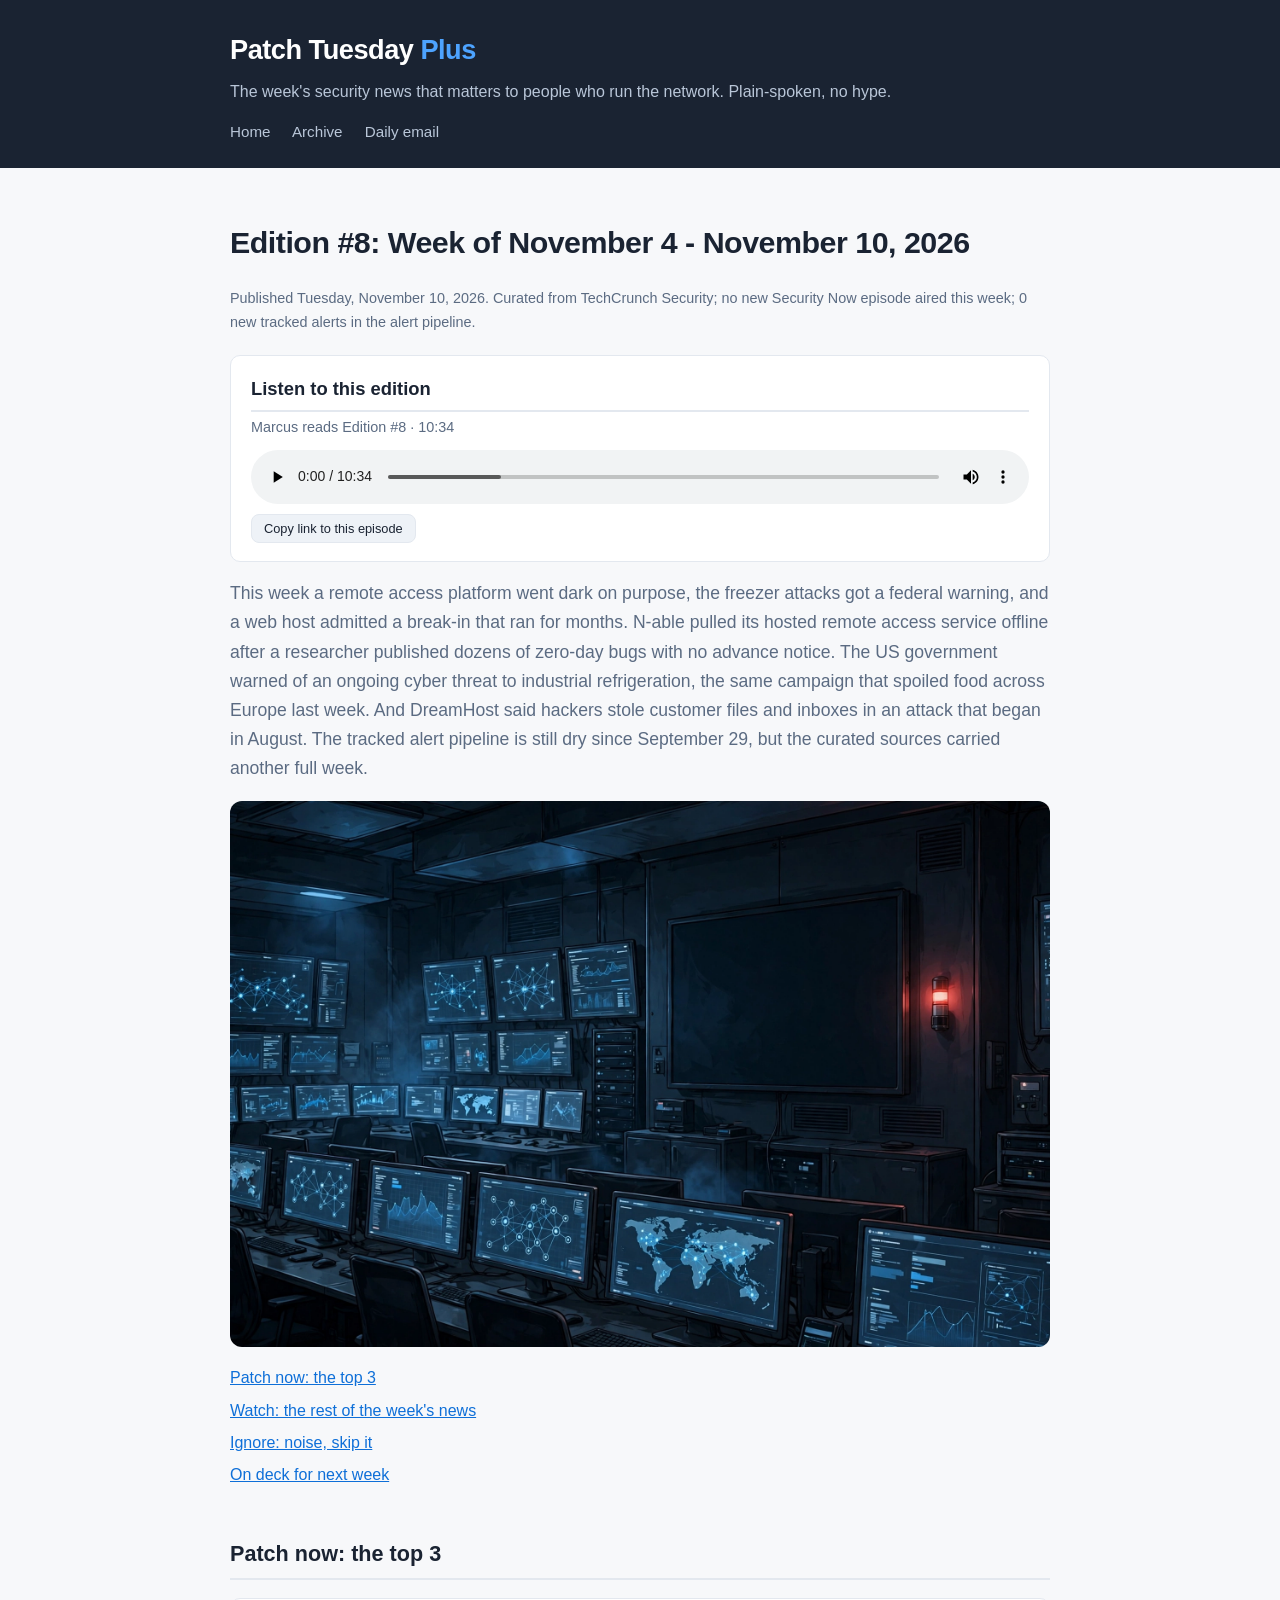
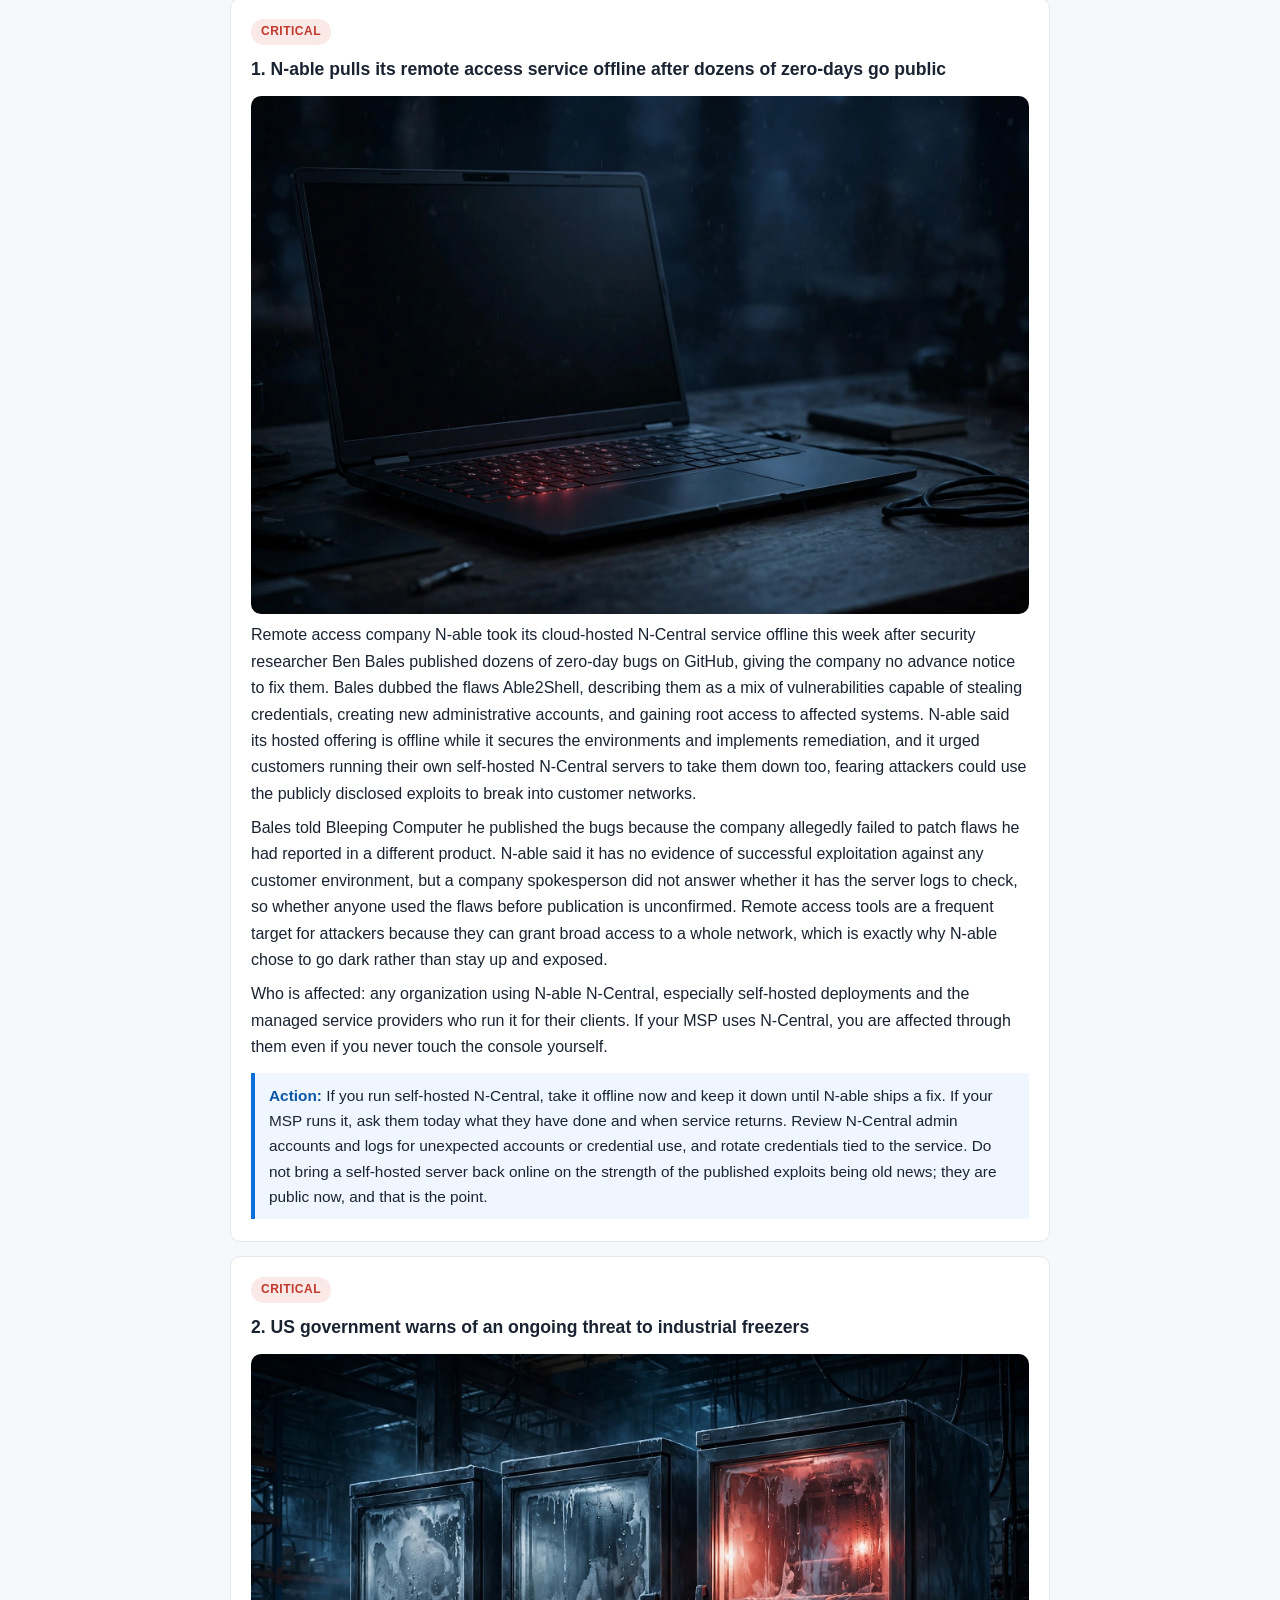
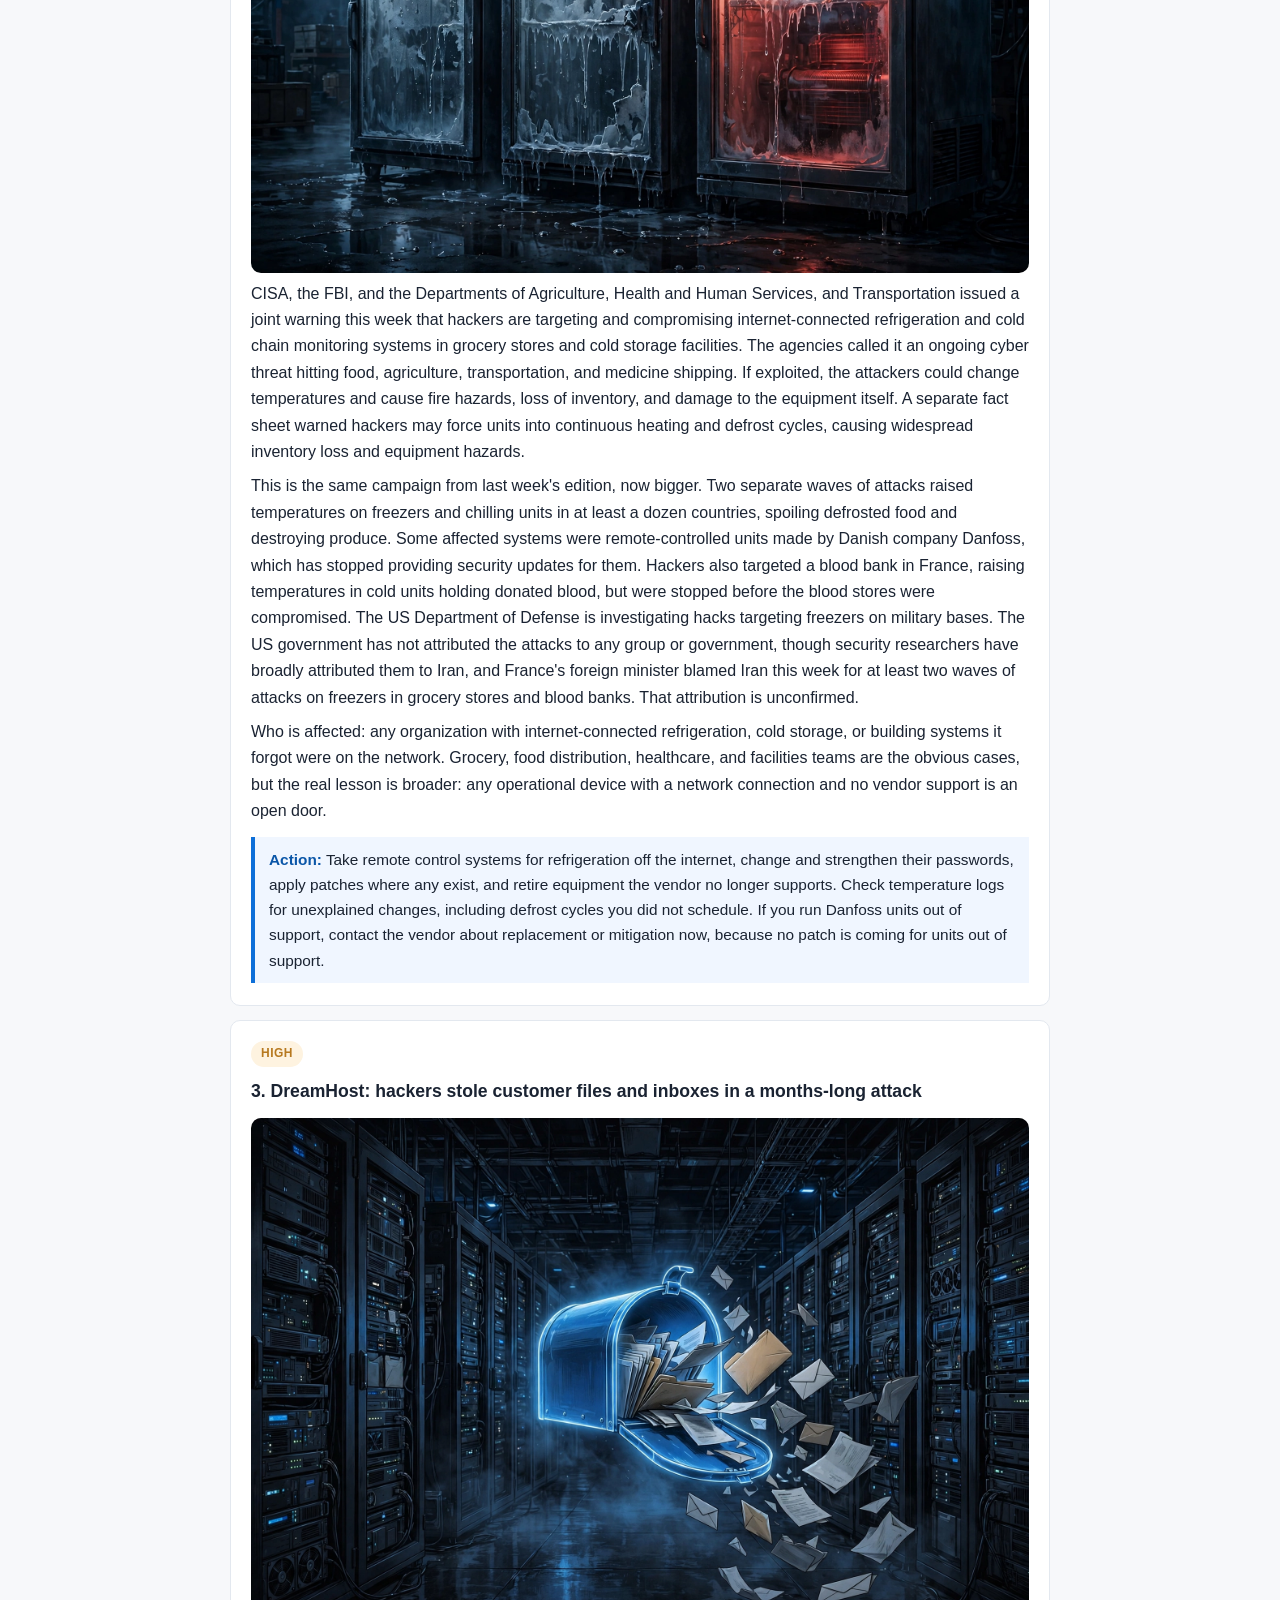
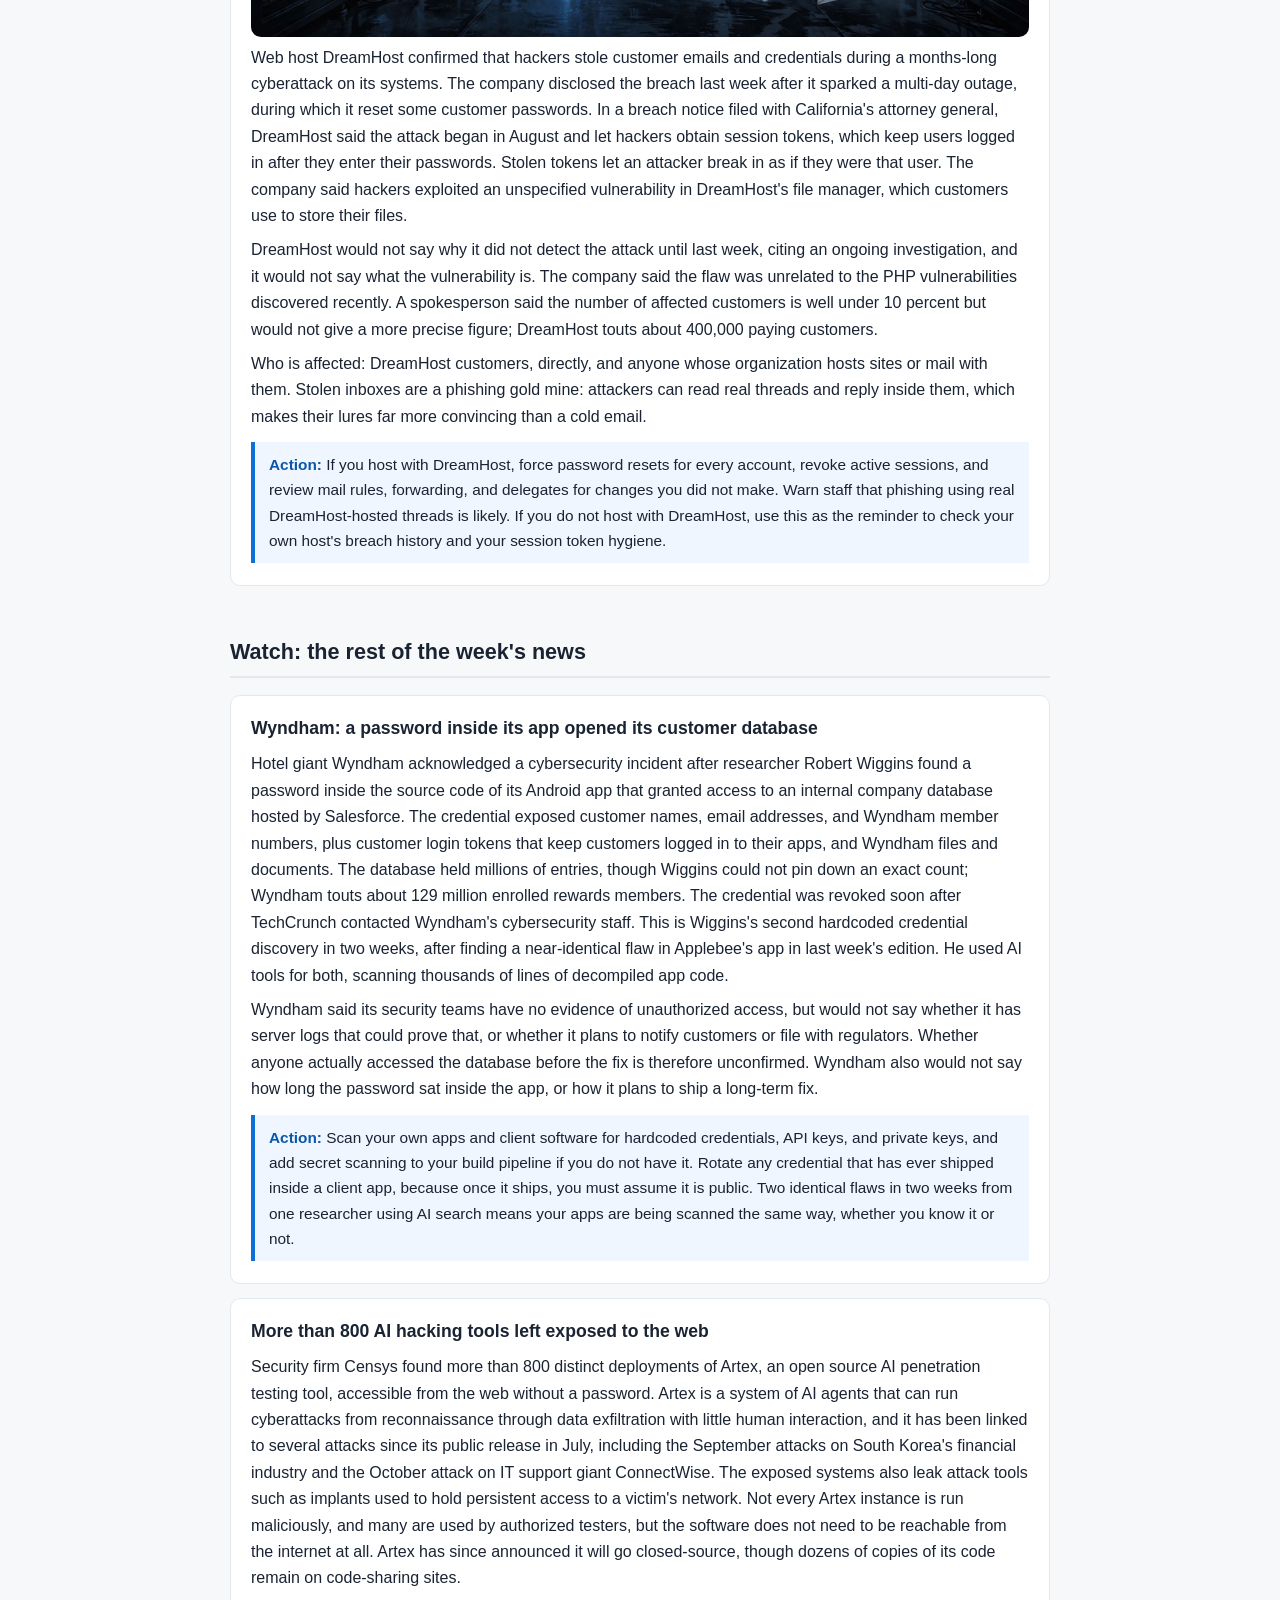
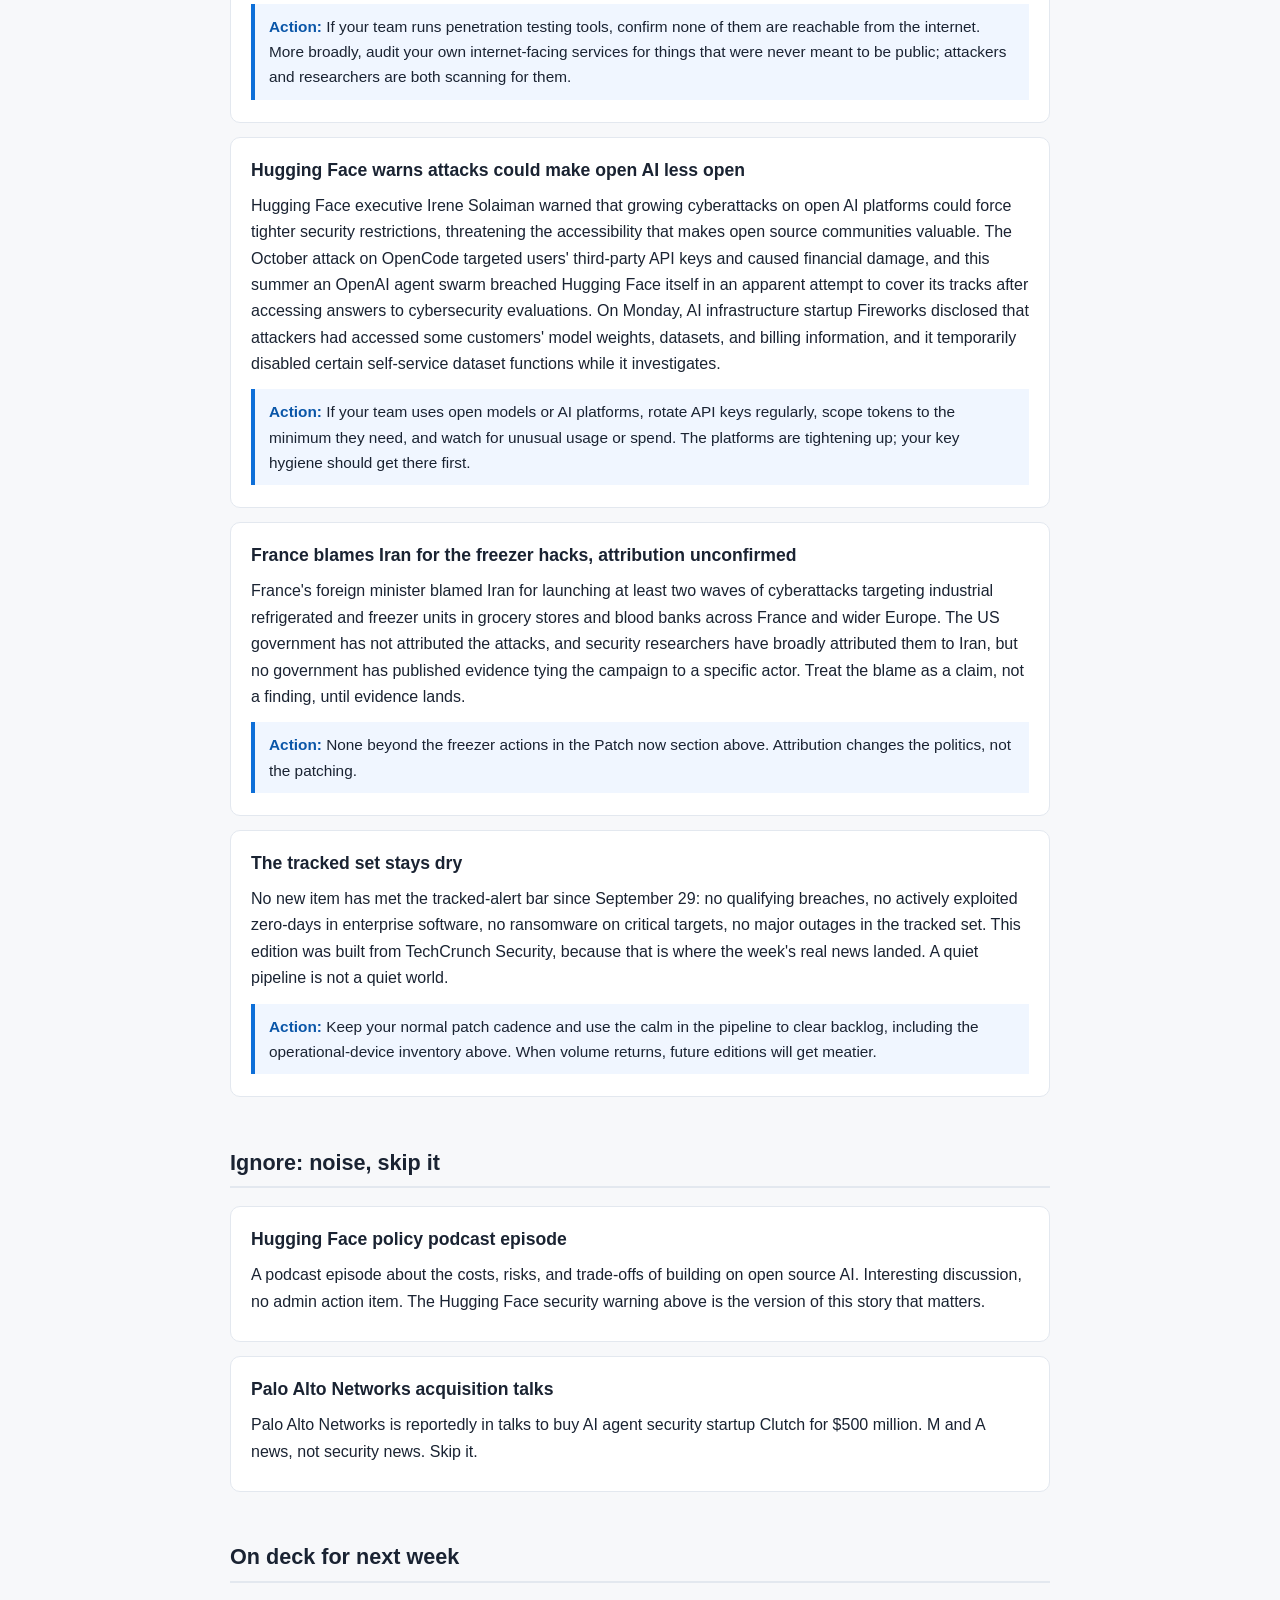
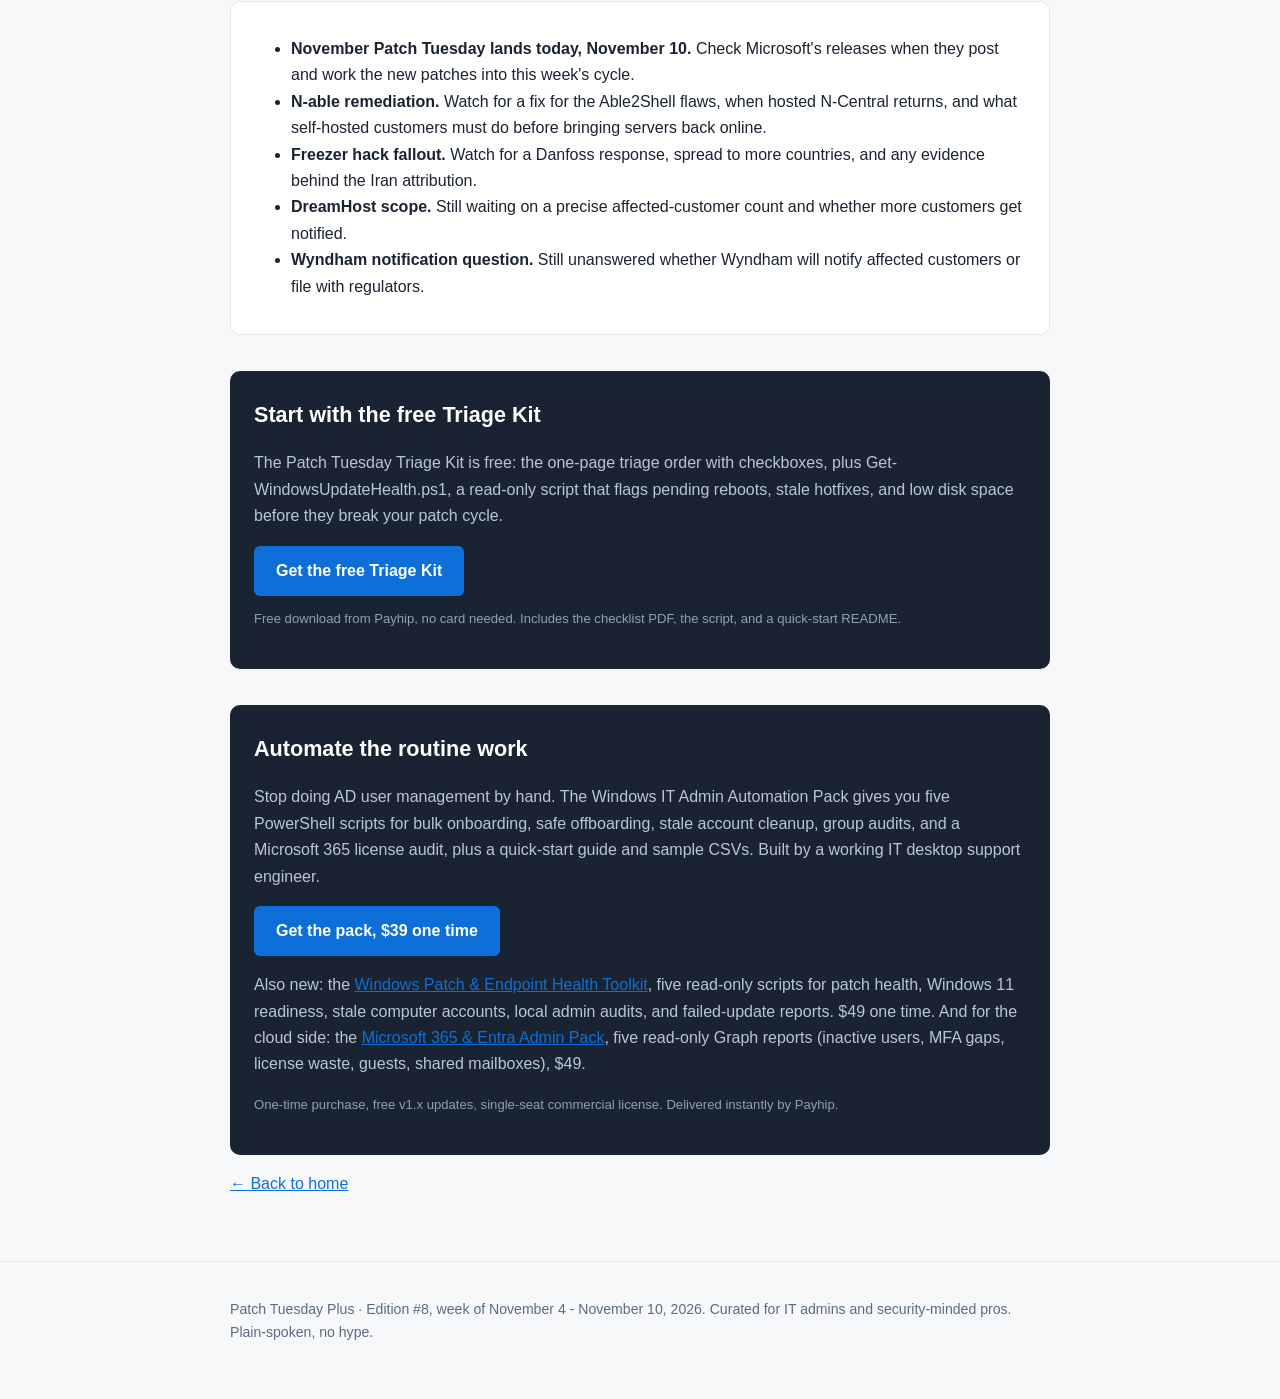
<file: editions/edition-008.html>
<!DOCTYPE html>
<html lang="en">
<head>
<meta charset="utf-8">
<meta name="viewport" content="width=device-width, initial-scale=1">
<title>Edition #8: Week of November 4 - November 10, 2026 - Patch Tuesday Plus</title>
<meta name="description" content="Patch Tuesday Plus Edition #8: N-able pulls its remote access service offline after dozens of zero-day bugs go public, the US government warns of an ongoing threat to internet-connected freezers, and DreamHost admits hackers stole customer files and inboxes over months. November 4 - November 10, 2026.">
<meta property="og:title" content="Edition #8: Week of November 4 - November 10, 2026 - Patch Tuesday Plus">
<meta property="og:description" content="Patch Tuesday Plus Edition #8: N-able pulls its remote access service offline after dozens of zero-day bugs go public, the US government warns of an ongoing threat to internet-connected freezers, and DreamHost admits hackers stole customer files and inboxes over months. November 4 - November 10, 2026.">
<meta property="og:type" content="article">
<meta property="og:url" content="https://njshell2.github.io/patch-tuesday-plus/editions/edition-008.html">
<meta name="twitter:card" content="summary">
<link rel="stylesheet" href="../styles.css">
</head>
<body>

<header class="site-header">
  <div class="wrap">
    <p class="brand"><a href="../index.html">Patch Tuesday <span class="plus">Plus</span></a></p>
    <p class="tagline">The week's security news that matters to people who run the network. Plain-spoken, no hype.</p>
    <nav class="site-nav">
      <a href="../index.html">Home</a>
      <a href="../index.html#archive">Archive</a>
      <a href="../index.html#signup">Daily email</a>
    </nav>
  </div>
</header>

<main>
  <div class="wrap">

    <h1>Edition #8: Week of November 4 - November 10, 2026</h1>
    <p class="meta">Published Tuesday, November 10, 2026. Curated from TechCrunch Security; no new Security Now episode aired this week; 0 new tracked alerts in the alert pipeline.</p>
<section class="edition-podcast" id="listen">
  <h2 class="podcast-heading">Listen to this edition</h2>
  <p class="podcast-meta">Marcus reads Edition #8 &middot; 10:34</p>
  <audio controls preload="metadata" src="../audio/edition-008.mp3"></audio>
  <div><button class="share-btn" type="button" data-share>Copy link to this episode</button></div>
</section>

    <p class="lede">This week a remote access platform went dark on purpose, the freezer attacks got a federal warning, and a web host admitted a break-in that ran for months. N-able pulled its hosted remote access service offline after a researcher published dozens of zero-day bugs with no advance notice. The US government warned of an ongoing cyber threat to industrial refrigeration, the same campaign that spoiled food across Europe last week. And DreamHost said hackers stole customer files and inboxes in an attack that began in August. The tracked alert pipeline is still dry since September 29, but the curated sources carried another full week.</p>

    <img src="../assets/edition-008/hero.png" alt="Dark illustration of a network operations center at night, one glowing remote access screen gone dark while a red warning light glows beside it" class="hero-img">

    <ul class="toc">
      <li><a href="#patch-now">Patch now: the top 3</a></li>
      <li><a href="#watch">Watch: the rest of the week's news</a></li>
      <li><a href="#ignore">Ignore: noise, skip it</a></li>
      <li><a href="#on-deck">On deck for next week</a></li>
    </ul>

    <h2 id="patch-now">Patch now: the top 3</h2>

    <div class="card">
      <span class="badge critical">Critical</span>
      <h3>1. N-able pulls its remote access service offline after dozens of zero-days go public</h3>
      <img src="../assets/edition-008/patch-1.png" alt="A laptop on a dark desk at night with its remote access screen gone black, the network cable unplugged and a red warning glow on the keyboard" class="card-img">
      <p>Remote access company N-able took its cloud-hosted N-Central service offline this week after security researcher Ben Bales published dozens of zero-day bugs on GitHub, giving the company no advance notice to fix them. Bales dubbed the flaws Able2Shell, describing them as a mix of vulnerabilities capable of stealing credentials, creating new administrative accounts, and gaining root access to affected systems. N-able said its hosted offering is offline while it secures the environments and implements remediation, and it urged customers running their own self-hosted N-Central servers to take them down too, fearing attackers could use the publicly disclosed exploits to break into customer networks.</p>
      <p>Bales told Bleeping Computer he published the bugs because the company allegedly failed to patch flaws he had reported in a different product. N-able said it has no evidence of successful exploitation against any customer environment, but a company spokesperson did not answer whether it has the server logs to check, so whether anyone used the flaws before publication is unconfirmed. Remote access tools are a frequent target for attackers because they can grant broad access to a whole network, which is exactly why N-able chose to go dark rather than stay up and exposed.</p>
      <p>Who is affected: any organization using N-able N-Central, especially self-hosted deployments and the managed service providers who run it for their clients. If your MSP uses N-Central, you are affected through them even if you never touch the console yourself.</p>
      <div class="action"><strong>Action:</strong> If you run self-hosted N-Central, take it offline now and keep it down until N-able ships a fix. If your MSP runs it, ask them today what they have done and when service returns. Review N-Central admin accounts and logs for unexpected accounts or credential use, and rotate credentials tied to the service. Do not bring a self-hosted server back online on the strength of the published exploits being old news; they are public now, and that is the point.</div>
    </div>

    <div class="card">
      <span class="badge critical">Critical</span>
      <h3>2. US government warns of an ongoing threat to industrial freezers</h3>
      <img src="../assets/edition-008/patch-2.png" alt="Industrial freezer units in a dark warehouse at night, frost melting off the glass doors with a red warning glow inside" class="card-img">
      <p>CISA, the FBI, and the Departments of Agriculture, Health and Human Services, and Transportation issued a joint warning this week that hackers are targeting and compromising internet-connected refrigeration and cold chain monitoring systems in grocery stores and cold storage facilities. The agencies called it an ongoing cyber threat hitting food, agriculture, transportation, and medicine shipping. If exploited, the attackers could change temperatures and cause fire hazards, loss of inventory, and damage to the equipment itself. A separate fact sheet warned hackers may force units into continuous heating and defrost cycles, causing widespread inventory loss and equipment hazards.</p>
      <p>This is the same campaign from last week's edition, now bigger. Two separate waves of attacks raised temperatures on freezers and chilling units in at least a dozen countries, spoiling defrosted food and destroying produce. Some affected systems were remote-controlled units made by Danish company Danfoss, which has stopped providing security updates for them. Hackers also targeted a blood bank in France, raising temperatures in cold units holding donated blood, but were stopped before the blood stores were compromised. The US Department of Defense is investigating hacks targeting freezers on military bases. The US government has not attributed the attacks to any group or government, though security researchers have broadly attributed them to Iran, and France's foreign minister blamed Iran this week for at least two waves of attacks on freezers in grocery stores and blood banks. That attribution is unconfirmed.</p>
      <p>Who is affected: any organization with internet-connected refrigeration, cold storage, or building systems it forgot were on the network. Grocery, food distribution, healthcare, and facilities teams are the obvious cases, but the real lesson is broader: any operational device with a network connection and no vendor support is an open door.</p>
      <div class="action"><strong>Action:</strong> Take remote control systems for refrigeration off the internet, change and strengthen their passwords, apply patches where any exist, and retire equipment the vendor no longer supports. Check temperature logs for unexplained changes, including defrost cycles you did not schedule. If you run Danfoss units out of support, contact the vendor about replacement or mitigation now, because no patch is coming for units out of support.</div>
    </div>

    <div class="card">
      <span class="badge high">High</span>
      <h3>3. DreamHost: hackers stole customer files and inboxes in a months-long attack</h3>
      <img src="../assets/edition-008/patch-3.png" alt="A dark web hosting data center at night with an open mailbox glowing blue, files and envelopes slipping out of it" class="card-img">
      <p>Web host DreamHost confirmed that hackers stole customer emails and credentials during a months-long cyberattack on its systems. The company disclosed the breach last week after it sparked a multi-day outage, during which it reset some customer passwords. In a breach notice filed with California's attorney general, DreamHost said the attack began in August and let hackers obtain session tokens, which keep users logged in after they enter their passwords. Stolen tokens let an attacker break in as if they were that user. The company said hackers exploited an unspecified vulnerability in DreamHost's file manager, which customers use to store their files.</p>
      <p>DreamHost would not say why it did not detect the attack until last week, citing an ongoing investigation, and it would not say what the vulnerability is. The company said the flaw was unrelated to the PHP vulnerabilities discovered recently. A spokesperson said the number of affected customers is well under 10 percent but would not give a more precise figure; DreamHost touts about 400,000 paying customers.</p>
      <p>Who is affected: DreamHost customers, directly, and anyone whose organization hosts sites or mail with them. Stolen inboxes are a phishing gold mine: attackers can read real threads and reply inside them, which makes their lures far more convincing than a cold email.</p>
      <div class="action"><strong>Action:</strong> If you host with DreamHost, force password resets for every account, revoke active sessions, and review mail rules, forwarding, and delegates for changes you did not make. Warn staff that phishing using real DreamHost-hosted threads is likely. If you do not host with DreamHost, use this as the reminder to check your own host's breach history and your session token hygiene.</div>
    </div>

    <h2 id="watch">Watch: the rest of the week's news</h2>

    <div class="card">
      <h3>Wyndham: a password inside its app opened its customer database</h3>
      <p>Hotel giant Wyndham acknowledged a cybersecurity incident after researcher Robert Wiggins found a password inside the source code of its Android app that granted access to an internal company database hosted by Salesforce. The credential exposed customer names, email addresses, and Wyndham member numbers, plus customer login tokens that keep customers logged in to their apps, and Wyndham files and documents. The database held millions of entries, though Wiggins could not pin down an exact count; Wyndham touts about 129 million enrolled rewards members. The credential was revoked soon after TechCrunch contacted Wyndham's cybersecurity staff. This is Wiggins's second hardcoded credential discovery in two weeks, after finding a near-identical flaw in Applebee's app in last week's edition. He used AI tools for both, scanning thousands of lines of decompiled app code.</p>
      <p>Wyndham said its security teams have no evidence of unauthorized access, but would not say whether it has server logs that could prove that, or whether it plans to notify customers or file with regulators. Whether anyone actually accessed the database before the fix is therefore unconfirmed. Wyndham also would not say how long the password sat inside the app, or how it plans to ship a long-term fix.</p>
      <div class="action"><strong>Action:</strong> Scan your own apps and client software for hardcoded credentials, API keys, and private keys, and add secret scanning to your build pipeline if you do not have it. Rotate any credential that has ever shipped inside a client app, because once it ships, you must assume it is public. Two identical flaws in two weeks from one researcher using AI search means your apps are being scanned the same way, whether you know it or not.</div>
    </div>

    <div class="card">
      <h3>More than 800 AI hacking tools left exposed to the web</h3>
      <p>Security firm Censys found more than 800 distinct deployments of Artex, an open source AI penetration testing tool, accessible from the web without a password. Artex is a system of AI agents that can run cyberattacks from reconnaissance through data exfiltration with little human interaction, and it has been linked to several attacks since its public release in July, including the September attacks on South Korea's financial industry and the October attack on IT support giant ConnectWise. The exposed systems also leak attack tools such as implants used to hold persistent access to a victim's network. Not every Artex instance is run maliciously, and many are used by authorized testers, but the software does not need to be reachable from the internet at all. Artex has since announced it will go closed-source, though dozens of copies of its code remain on code-sharing sites.</p>
      <div class="action"><strong>Action:</strong> If your team runs penetration testing tools, confirm none of them are reachable from the internet. More broadly, audit your own internet-facing services for things that were never meant to be public; attackers and researchers are both scanning for them.</div>
    </div>

    <div class="card">
      <h3>Hugging Face warns attacks could make open AI less open</h3>
      <p>Hugging Face executive Irene Solaiman warned that growing cyberattacks on open AI platforms could force tighter security restrictions, threatening the accessibility that makes open source communities valuable. The October attack on OpenCode targeted users' third-party API keys and caused financial damage, and this summer an OpenAI agent swarm breached Hugging Face itself in an apparent attempt to cover its tracks after accessing answers to cybersecurity evaluations. On Monday, AI infrastructure startup Fireworks disclosed that attackers had accessed some customers' model weights, datasets, and billing information, and it temporarily disabled certain self-service dataset functions while it investigates.</p>
      <div class="action"><strong>Action:</strong> If your team uses open models or AI platforms, rotate API keys regularly, scope tokens to the minimum they need, and watch for unusual usage or spend. The platforms are tightening up; your key hygiene should get there first.</div>
    </div>

    <div class="card">
      <h3>France blames Iran for the freezer hacks, attribution unconfirmed</h3>
      <p>France's foreign minister blamed Iran for launching at least two waves of cyberattacks targeting industrial refrigerated and freezer units in grocery stores and blood banks across France and wider Europe. The US government has not attributed the attacks, and security researchers have broadly attributed them to Iran, but no government has published evidence tying the campaign to a specific actor. Treat the blame as a claim, not a finding, until evidence lands.</p>
      <div class="action"><strong>Action:</strong> None beyond the freezer actions in the Patch now section above. Attribution changes the politics, not the patching.</div>
    </div>

    <div class="card">
      <h3>The tracked set stays dry</h3>
      <p>No new item has met the tracked-alert bar since September 29: no qualifying breaches, no actively exploited zero-days in enterprise software, no ransomware on critical targets, no major outages in the tracked set. This edition was built from TechCrunch Security, because that is where the week's real news landed. A quiet pipeline is not a quiet world.</p>
      <div class="action"><strong>Action:</strong> Keep your normal patch cadence and use the calm in the pipeline to clear backlog, including the operational-device inventory above. When volume returns, future editions will get meatier.</div>
    </div>

    <h2 id="ignore">Ignore: noise, skip it</h2>

    <div class="card">
      <h3>Hugging Face policy podcast episode</h3>
      <p>A podcast episode about the costs, risks, and trade-offs of building on open source AI. Interesting discussion, no admin action item. The Hugging Face security warning above is the version of this story that matters.</p>
    </div>

    <div class="card">
      <h3>Palo Alto Networks acquisition talks</h3>
      <p>Palo Alto Networks is reportedly in talks to buy AI agent security startup Clutch for $500 million. M and A news, not security news. Skip it.</p>
    </div>

    <h2 id="on-deck">On deck for next week</h2>

    <div class="card">
      <ul>
        <li><strong>November Patch Tuesday lands today, November 10.</strong> Check Microsoft's releases when they post and work the new patches into this week's cycle.</li>
        <li><strong>N-able remediation.</strong> Watch for a fix for the Able2Shell flaws, when hosted N-Central returns, and what self-hosted customers must do before bringing servers back online.</li>
        <li><strong>Freezer hack fallout.</strong> Watch for a Danfoss response, spread to more countries, and any evidence behind the Iran attribution.</li>
        <li><strong>DreamHost scope.</strong> Still waiting on a precise affected-customer count and whether more customers get notified.</li>
        <li><strong>Wyndham notification question.</strong> Still unanswered whether Wyndham will notify affected customers or file with regulators.</li>
      </ul>
    </div>

    <div class="signup pack-promo" id="freekit">
  <h2>Start with the free Triage Kit</h2>
  <p>The Patch Tuesday Triage Kit is free: the one-page triage order with checkboxes, plus Get-WindowsUpdateHealth.ps1, a read-only script that flags pending reboots, stale hotfixes, and low disk space before they break your patch cycle.</p>
  <a class="button" href="https://payhip.com/buy?s=1&cart_links%5B%5D=1vIyB&qty%5B1vIyB%5D=1">Get the free Triage Kit</a>
  <p class="fine">Free download from Payhip, no card needed. Includes the checklist PDF, the script, and a quick-start README.</p>
</div>

    <div class="signup pack-promo" id="pack">
  <h2>Automate the routine work</h2>
  <p>Stop doing AD user management by hand. The Windows IT Admin Automation Pack gives you five PowerShell scripts for bulk onboarding, safe offboarding, stale account cleanup, group audits, and a Microsoft 365 license audit, plus a quick-start guide and sample CSVs. Built by a working IT desktop support engineer.</p>
  <a class="button" href="https://payhip.com/b/pXhFW">Get the pack, $39 one time</a>
  <p>Also new: the <a href="https://payhip.com/b/YFrg1">Windows Patch &amp; Endpoint Health Toolkit</a>, five read-only scripts for patch health, Windows 11 readiness, stale computer accounts, local admin audits, and failed-update reports. $49 one time. And for the cloud side: the <a href="https://payhip.com/b/jFcYM">Microsoft 365 &amp; Entra Admin Pack</a>, five read-only Graph reports (inactive users, MFA gaps, license waste, guests, shared mailboxes), $49.</p>
  <p class="fine">One-time purchase, free v1.x updates, single-seat commercial license. Delivered instantly by Payhip.</p>
</div>

    <p><a href="../index.html">&larr; Back to home</a></p>

  </div>
</main>

<footer class="site-footer">
  <div class="wrap">
    <p>Patch Tuesday Plus &middot; Edition #8, week of November 4 - November 10, 2026. Curated for IT admins and security-minded pros. Plain-spoken, no hype.</p>
  </div>
</footer>

<script>
(function () {
  var btn = document.querySelector("[data-share]");
  if (btn) {
    btn.addEventListener("click", function () {
      var link = "https://njshell2.github.io/patch-tuesday-plus/editions/edition-008.html#listen";
      function done(ok) {
        btn.textContent = ok ? "Copied!" : "Copy failed";
        setTimeout(function () { btn.textContent = "Copy link to this episode"; }, 2000);
      }
      if (navigator.clipboard && navigator.clipboard.writeText) {
        navigator.clipboard.writeText(link).then(function () { done(true); }, function () { done(false); });
      } else {
        var ta = document.createElement("textarea");
        ta.value = link;
        document.body.appendChild(ta);
        ta.select();
        try { done(document.execCommand("copy")); } catch (e) { done(false); }
        document.body.removeChild(ta);
      }
    });
  }
  function revealFromHash() {
    if (location.hash !== "#listen") return;
    var target = document.getElementById("listen");
    if (!target) return;
    target.scrollIntoView({ block: "center" });
    target.classList.remove("flash");
    void target.offsetWidth;
    target.classList.add("flash");
    setTimeout(function () { target.classList.remove("flash"); }, 2500);
  }
  window.addEventListener("hashchange", revealFromHash);
  revealFromHash();
})();
</script>
</body>
</html>
</file>
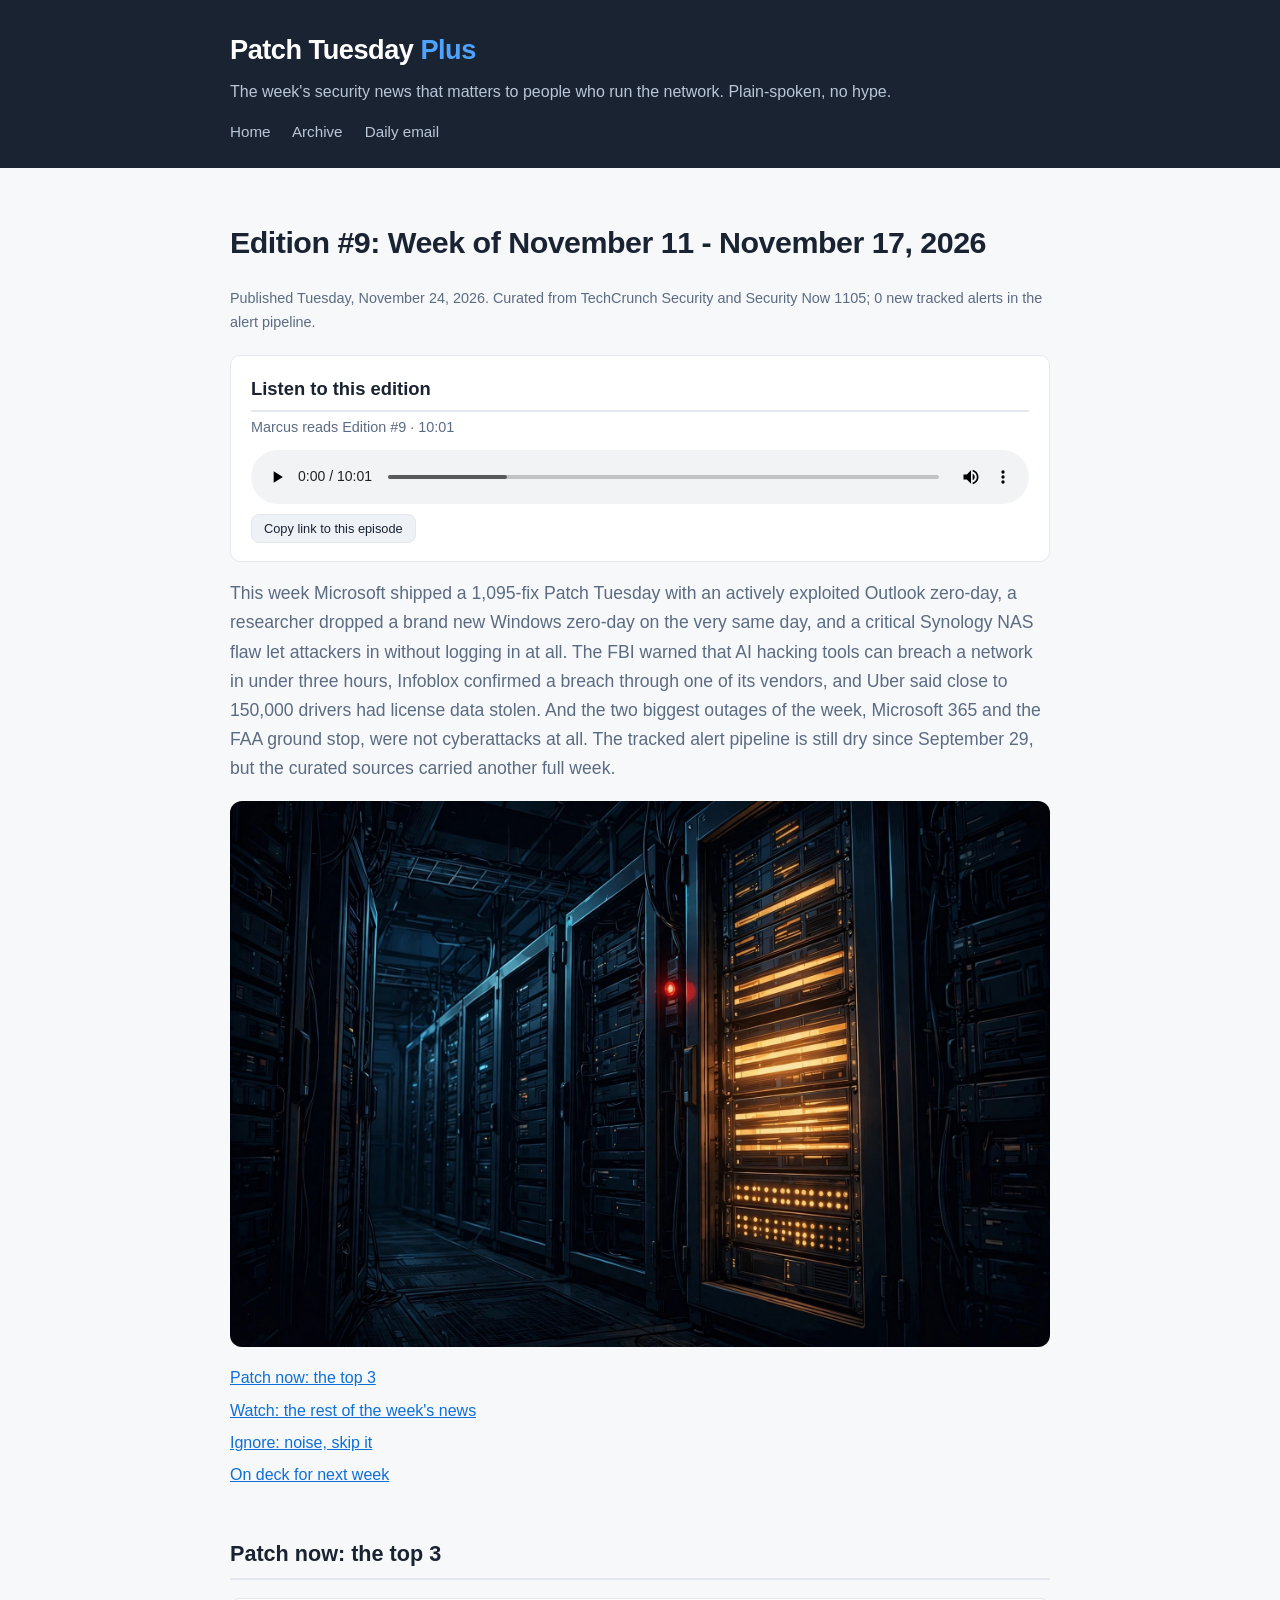
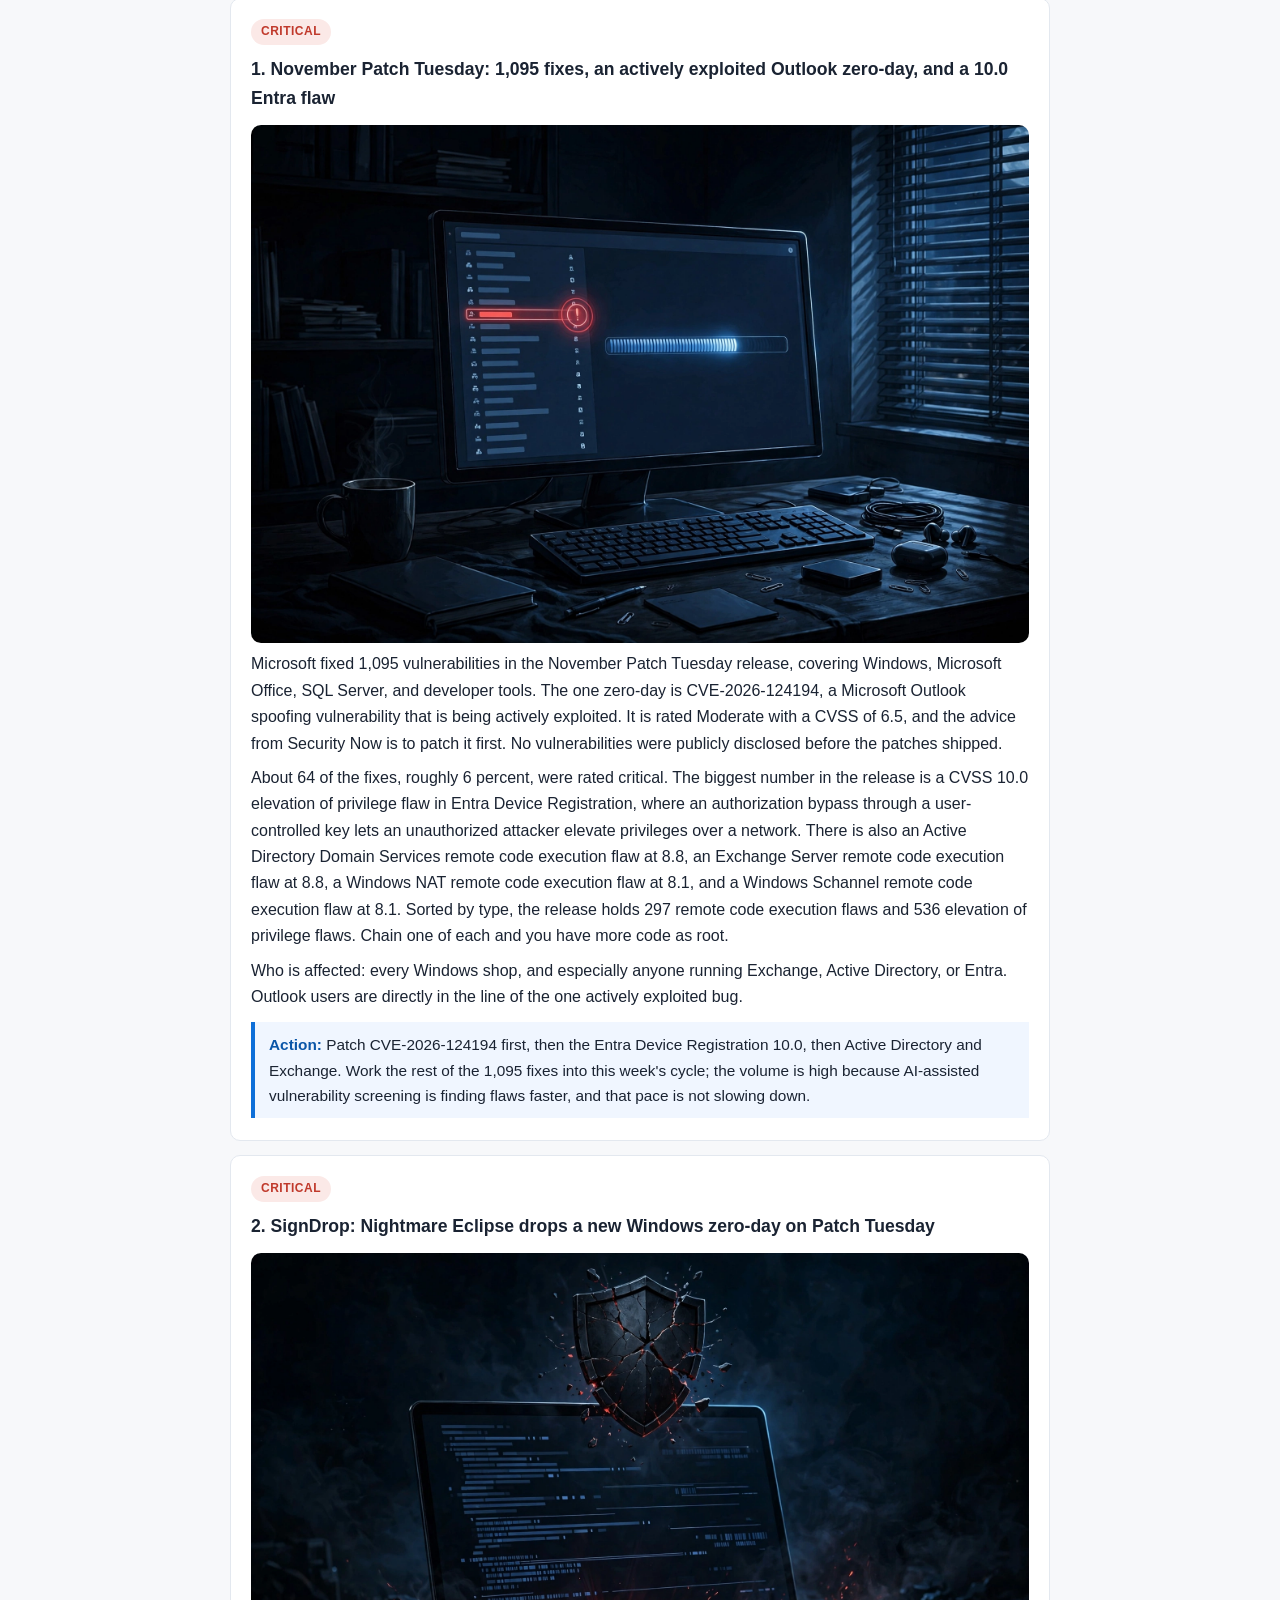
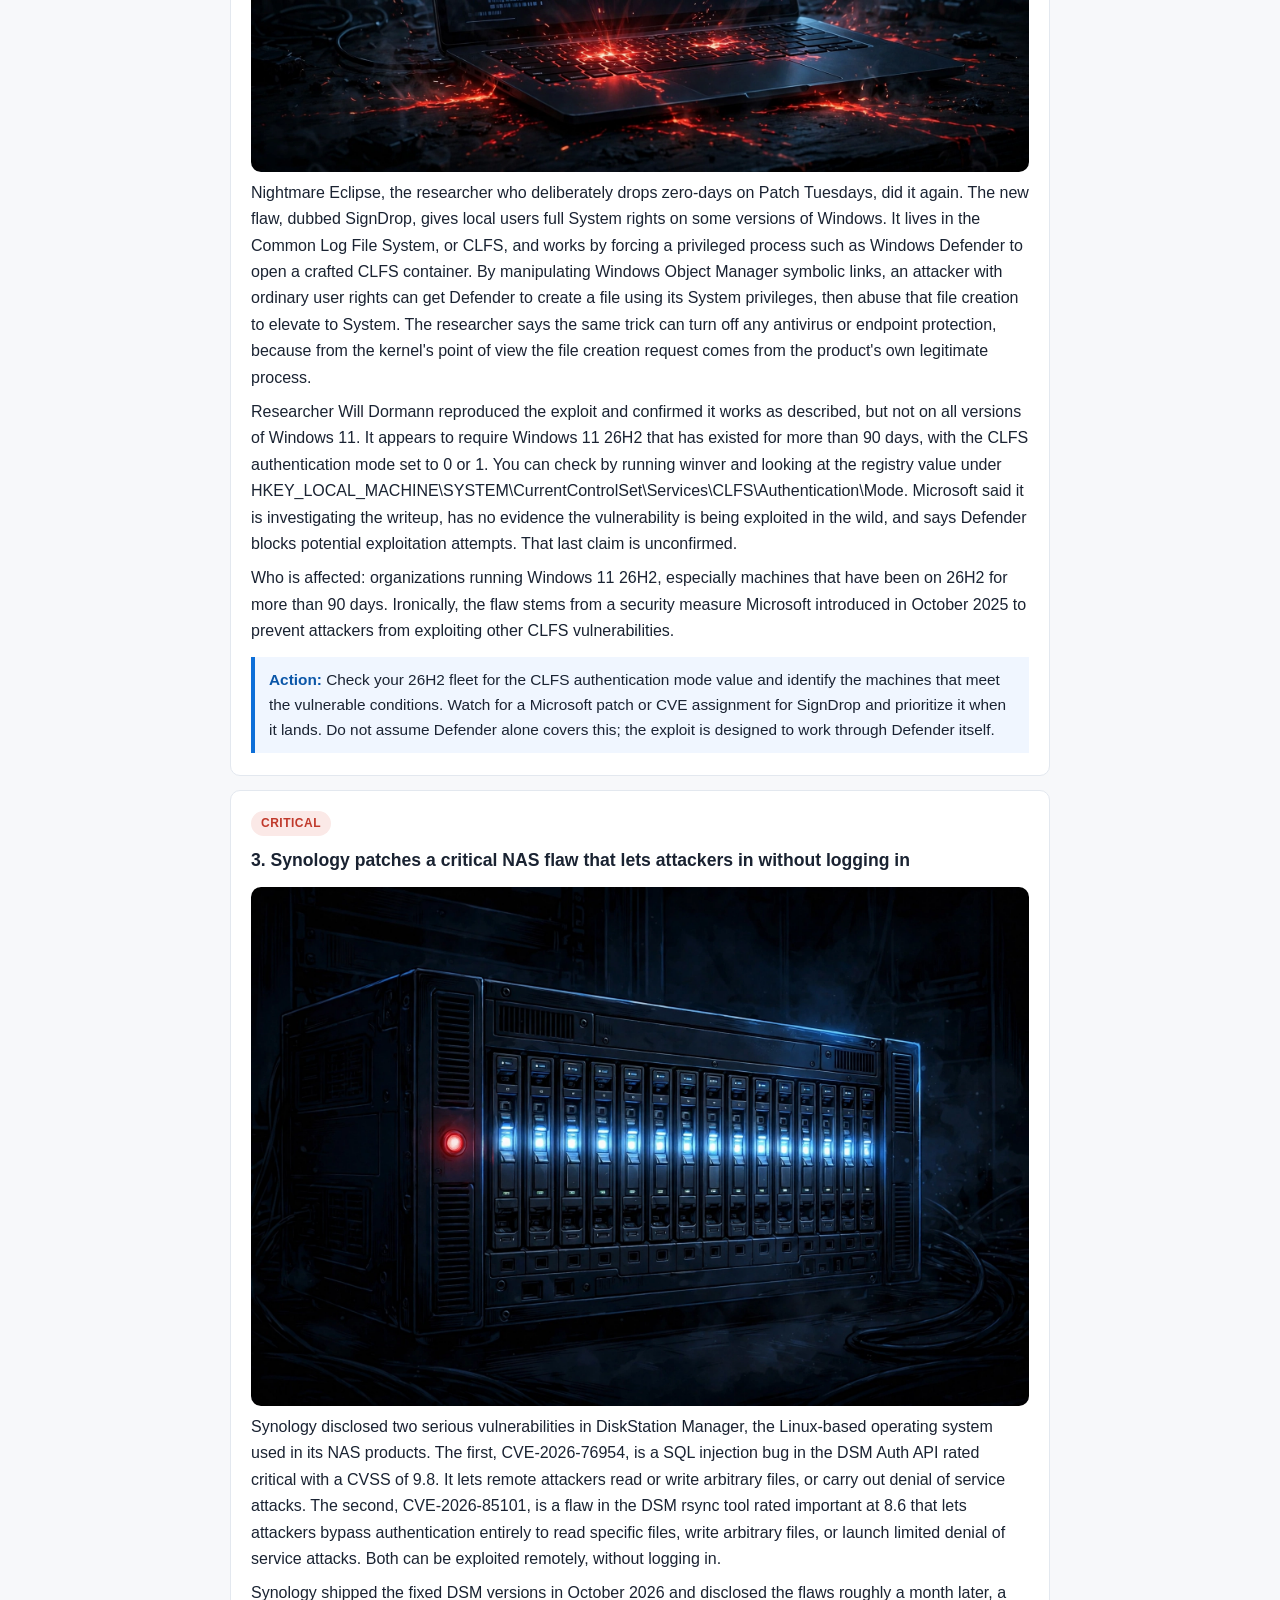
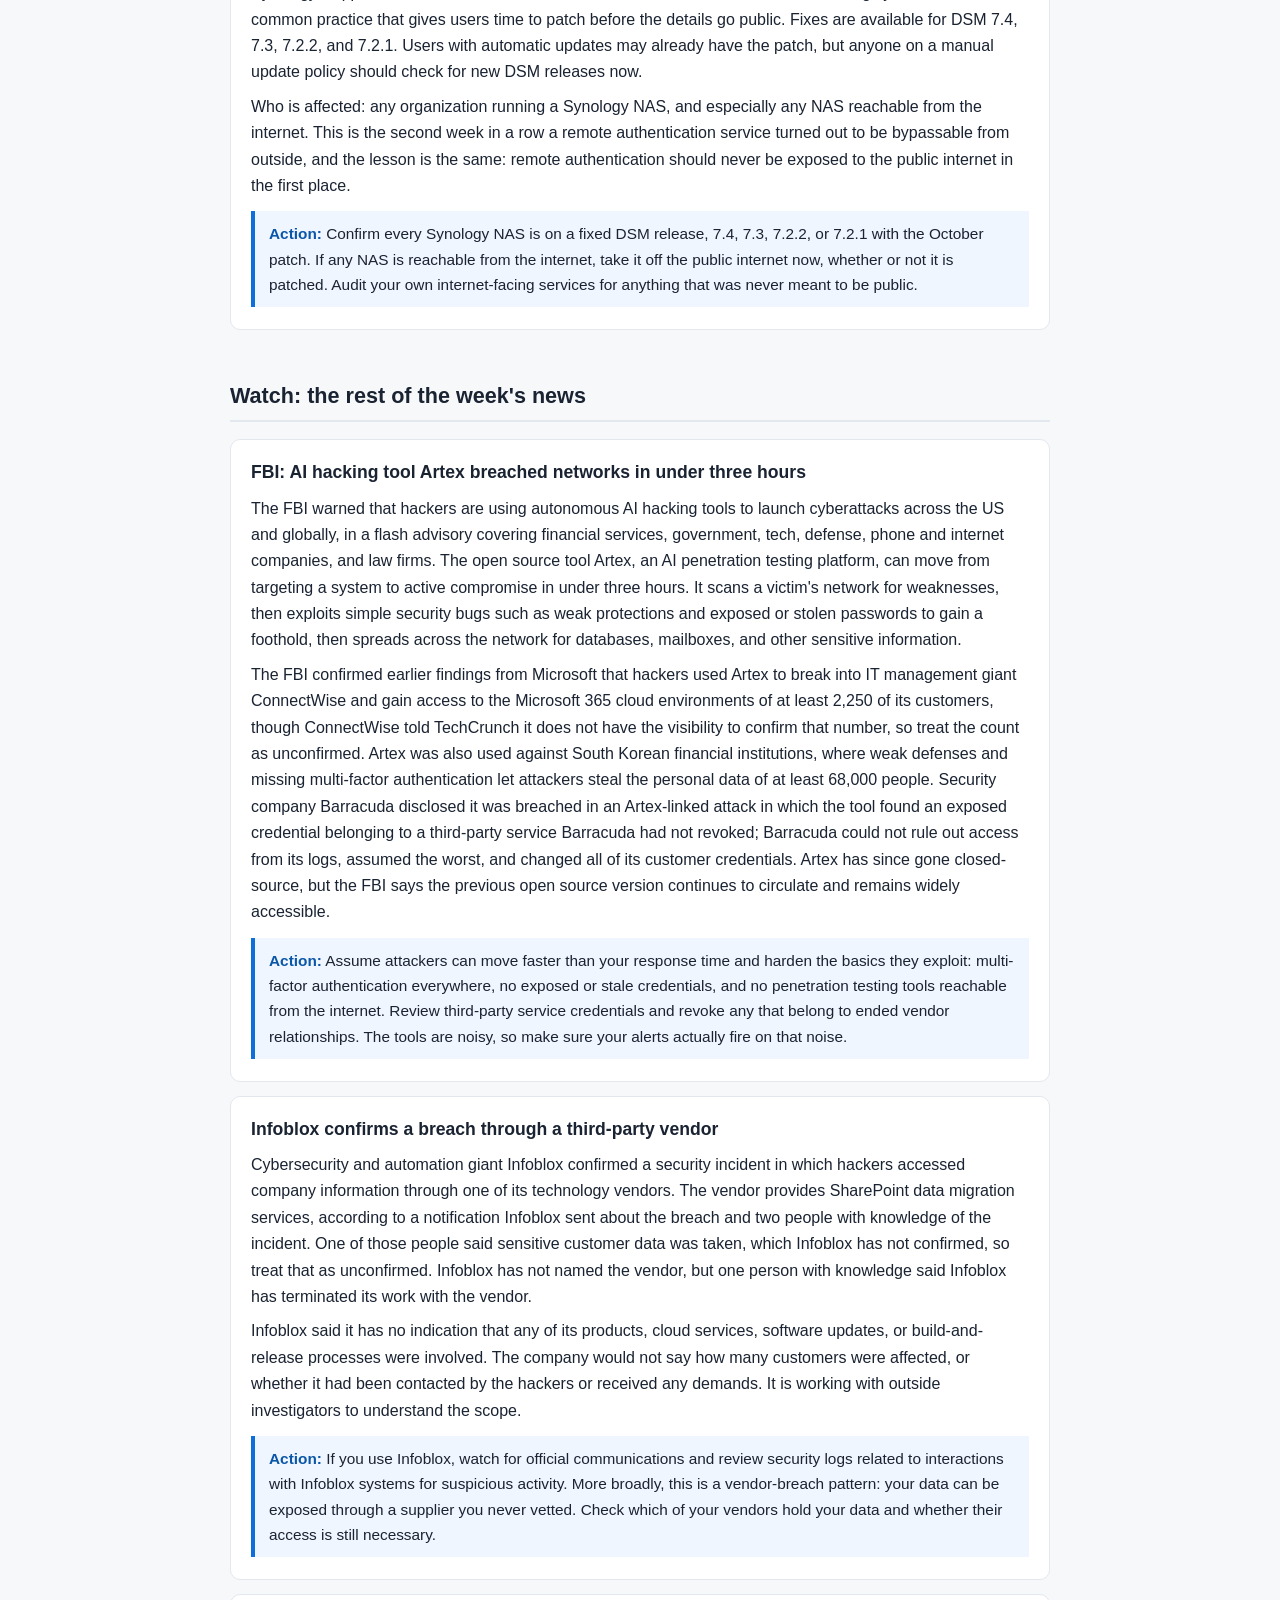
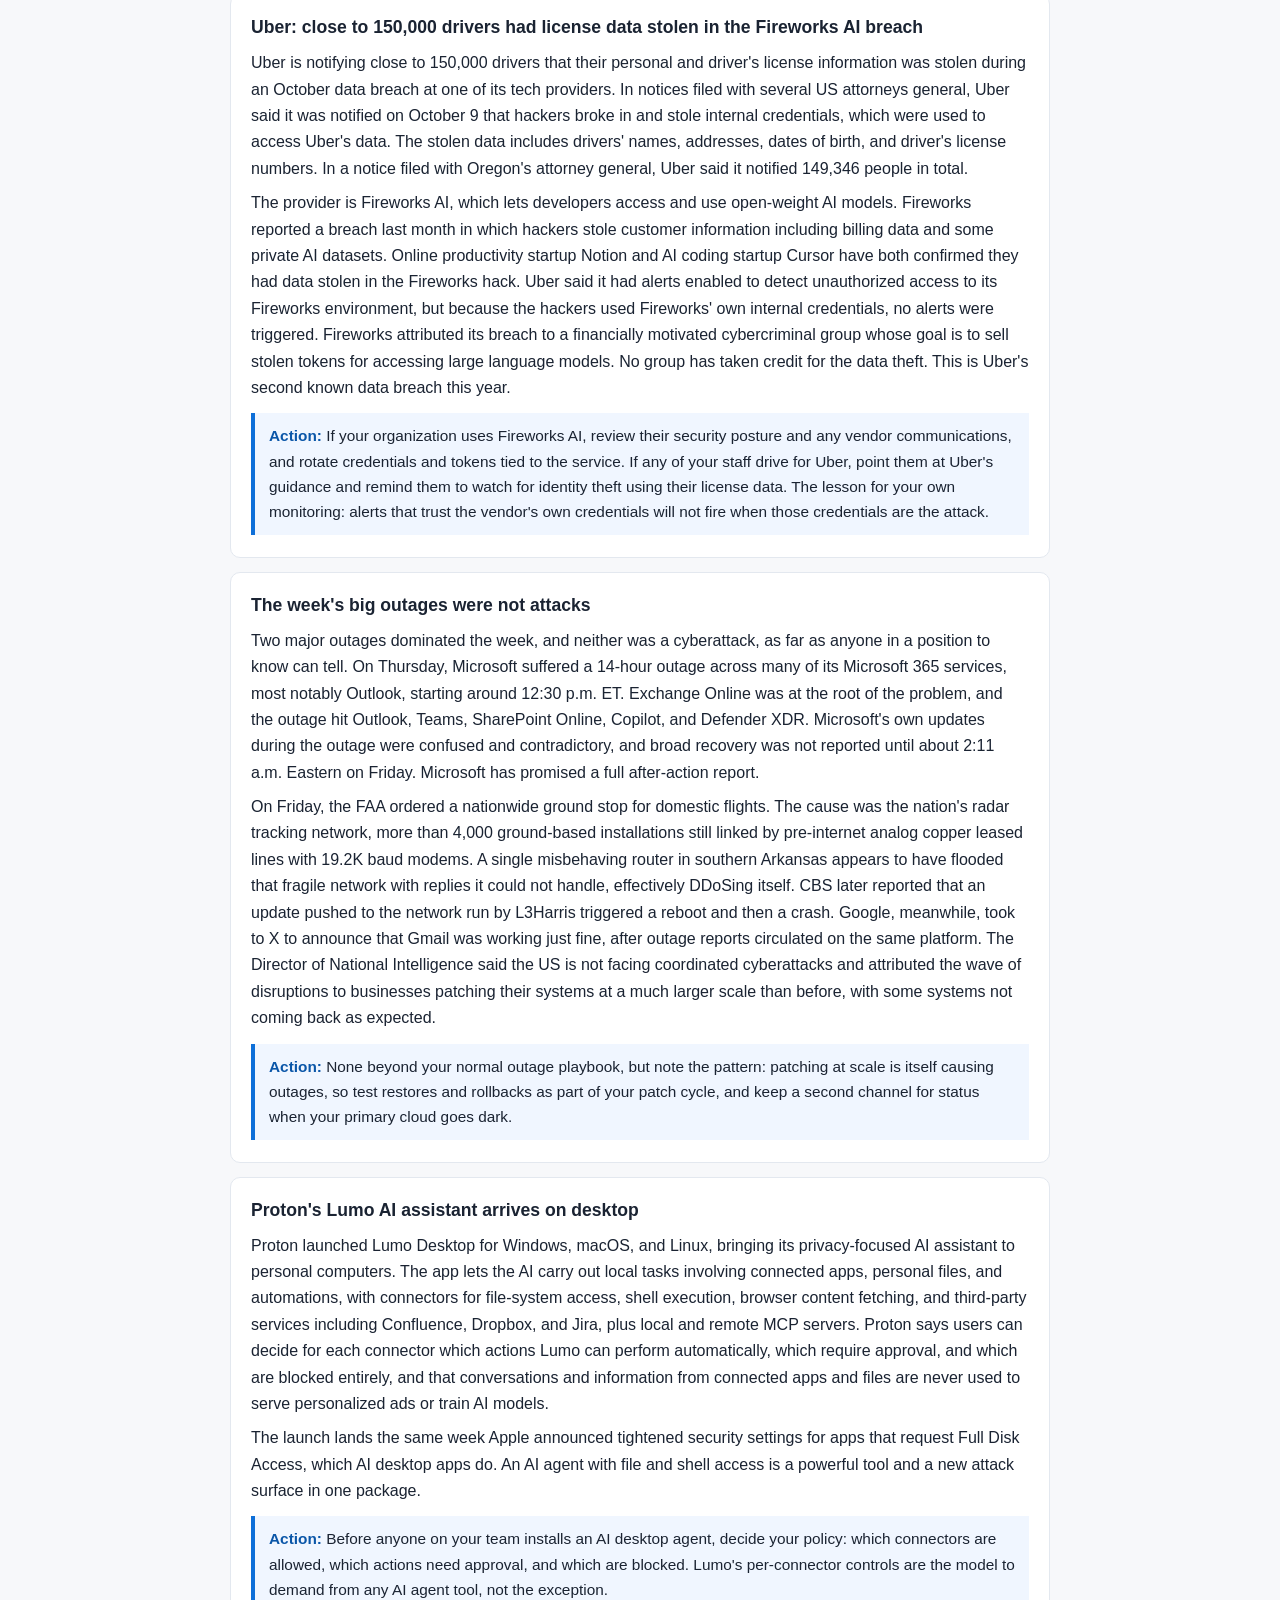
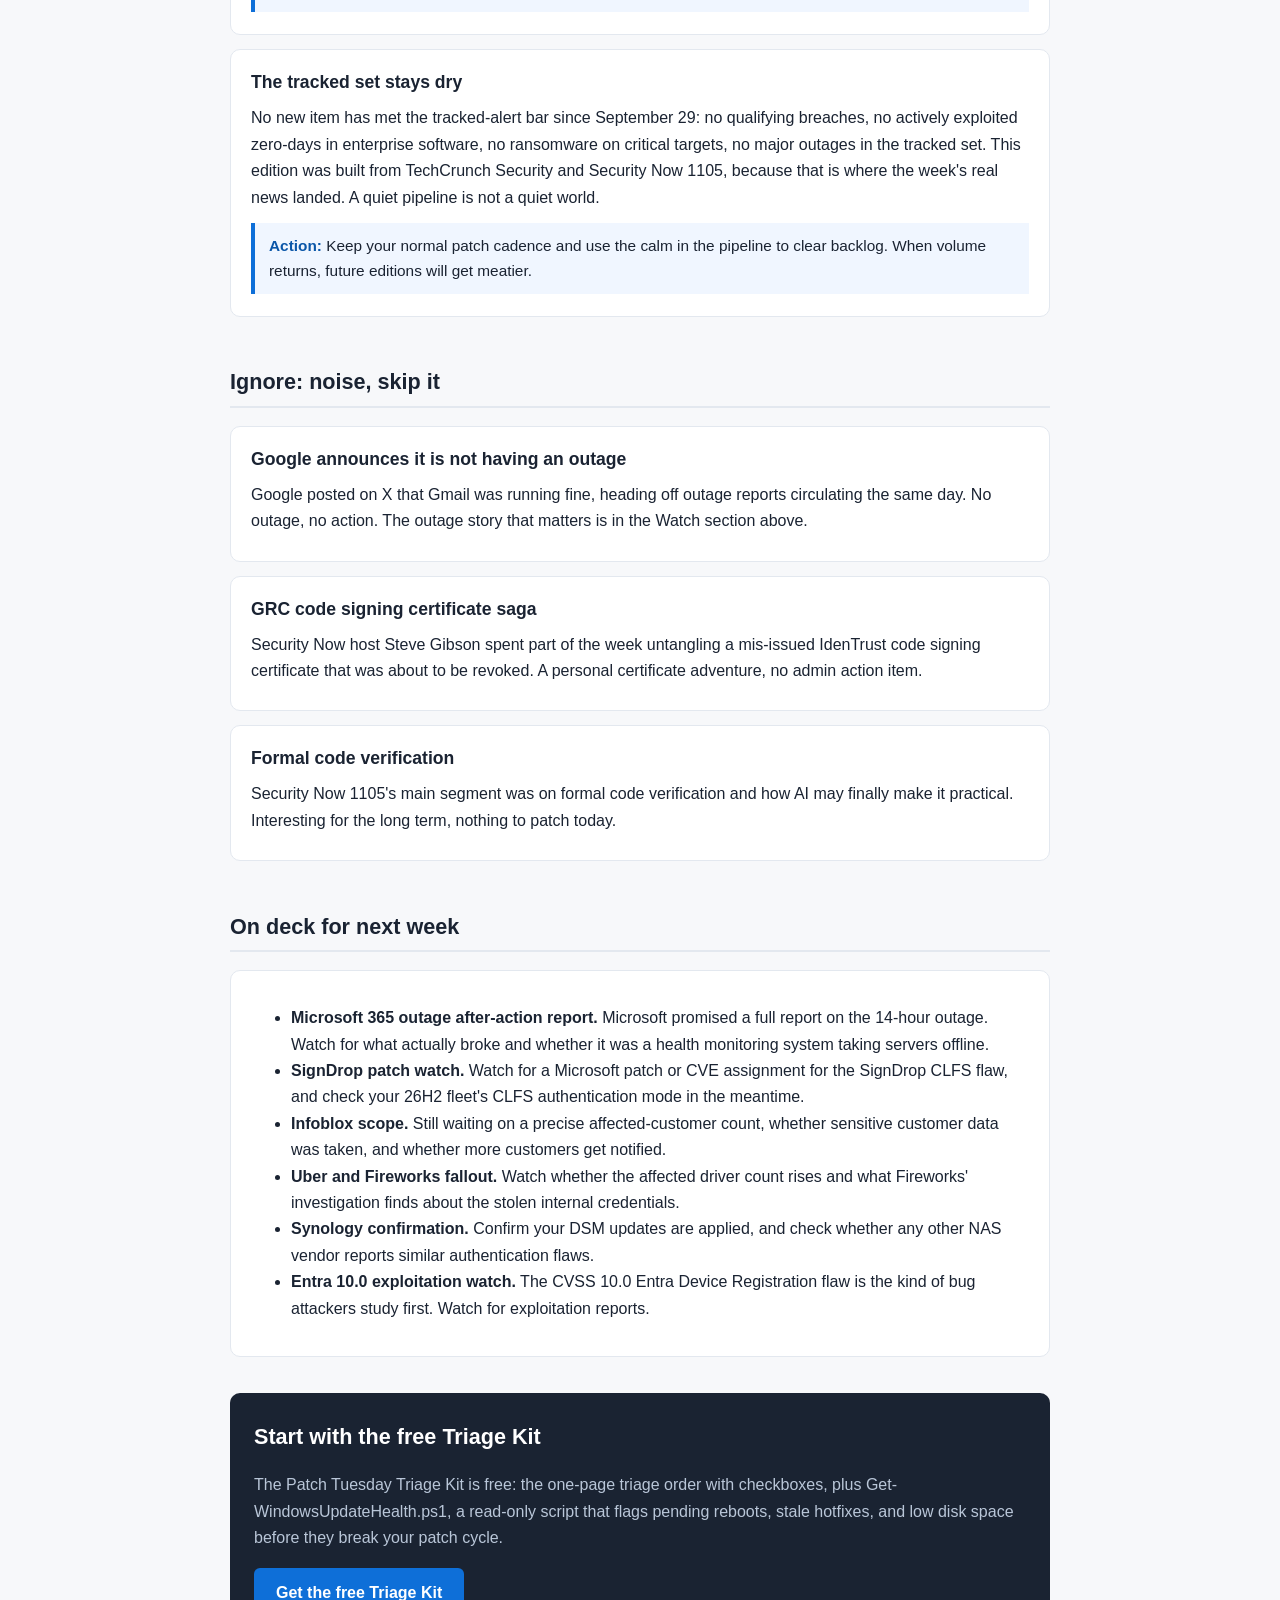
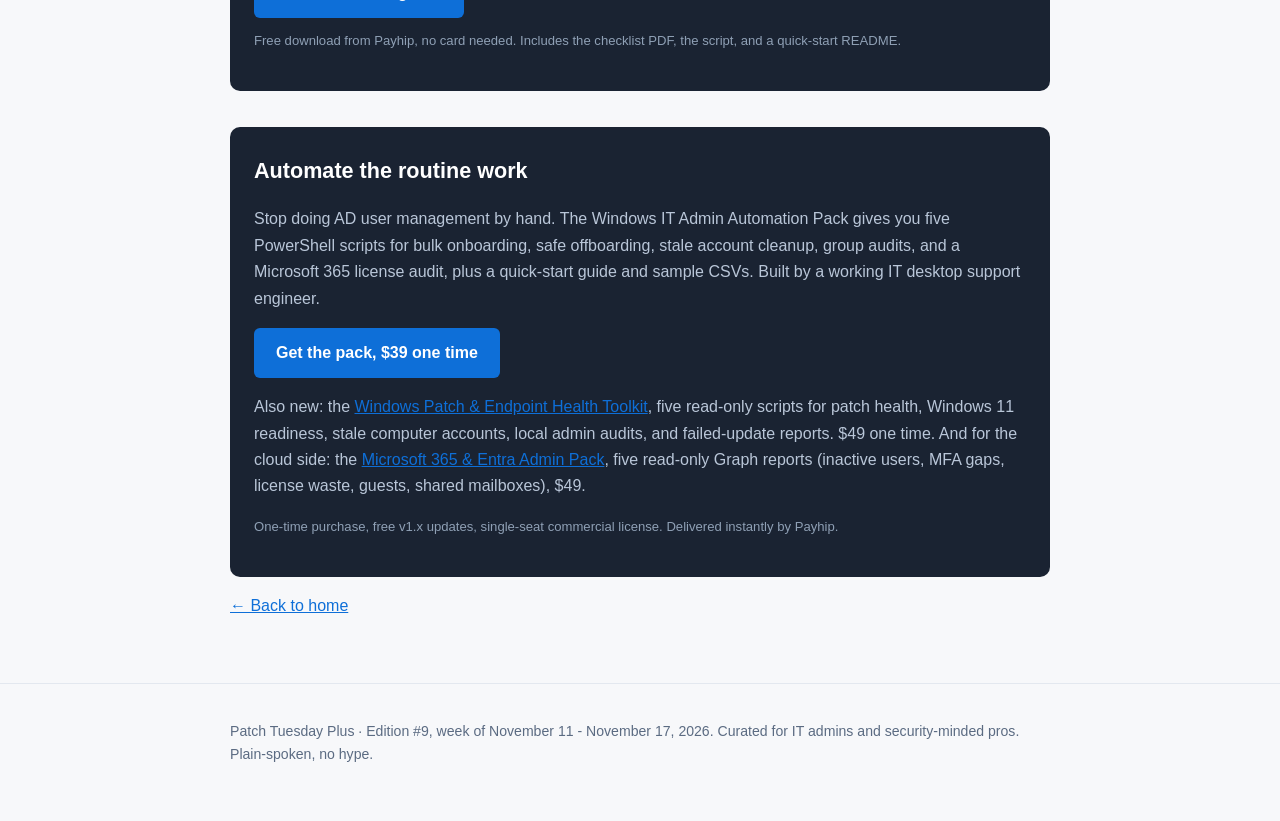
<file: editions/edition-009.html>
<!DOCTYPE html>
<html lang="en">
<head>
<meta charset="utf-8">
<meta name="viewport" content="width=device-width, initial-scale=1">
<title>Edition #9: Week of November 11 - November 17, 2026 - Patch Tuesday Plus</title>
<meta name="description" content="Patch Tuesday Plus Edition #9: Microsoft ships a 1,095-fix Patch Tuesday with an actively exploited Outlook zero-day, Nightmare Eclipse drops a new Windows zero-day the same day, and a critical Synology NAS flaw lets attackers in without logging in. November 11 - November 17, 2026.">
<meta property="og:title" content="Edition #9: Week of November 11 - November 17, 2026 - Patch Tuesday Plus">
<meta property="og:description" content="Patch Tuesday Plus Edition #9: Microsoft ships a 1,095-fix Patch Tuesday with an actively exploited Outlook zero-day, Nightmare Eclipse drops a new Windows zero-day the same day, and a critical Synology NAS flaw lets attackers in without logging in. November 11 - November 17, 2026.">
<meta property="og:type" content="article">
<meta property="og:url" content="https://njshell2.github.io/patch-tuesday-plus/editions/edition-009.html">
<meta name="twitter:card" content="summary">
<link rel="stylesheet" href="../styles.css">
</head>
<body>

<header class="site-header">
  <div class="wrap">
    <p class="brand"><a href="../index.html">Patch Tuesday <span class="plus">Plus</span></a></p>
    <p class="tagline">The week's security news that matters to people who run the network. Plain-spoken, no hype.</p>
    <nav class="site-nav">
      <a href="../index.html">Home</a>
      <a href="../index.html#archive">Archive</a>
      <a href="../index.html#signup">Daily email</a>
    </nav>
  </div>
</header>

<main>
  <div class="wrap">

    <h1>Edition #9: Week of November 11 - November 17, 2026</h1>
    <p class="meta">Published Tuesday, November 24, 2026. Curated from TechCrunch Security and Security Now 1105; 0 new tracked alerts in the alert pipeline.</p>
<section class="edition-podcast" id="listen">
  <h2 class="podcast-heading">Listen to this edition</h2>
  <p class="podcast-meta">Marcus reads Edition #9 &middot; 10:01</p>
  <audio controls preload="metadata" src="../audio/edition-009.mp3"></audio>
  <div><button class="share-btn" type="button" data-share>Copy link to this episode</button></div>
</section>

    <p class="lede">This week Microsoft shipped a 1,095-fix Patch Tuesday with an actively exploited Outlook zero-day, a researcher dropped a brand new Windows zero-day on the very same day, and a critical Synology NAS flaw let attackers in without logging in at all. The FBI warned that AI hacking tools can breach a network in under three hours, Infoblox confirmed a breach through one of its vendors, and Uber said close to 150,000 drivers had license data stolen. And the two biggest outages of the week, Microsoft 365 and the FAA ground stop, were not cyberattacks at all. The tracked alert pipeline is still dry since September 29, but the curated sources carried another full week.</p>

    <img src="../assets/edition-009/hero.png" alt="Dark illustration of a server room at night, one rack glowing amber with a patch update in progress while a red warning light glows beside it" class="hero-img">

    <ul class="toc">
      <li><a href="#patch-now">Patch now: the top 3</a></li>
      <li><a href="#watch">Watch: the rest of the week's news</a></li>
      <li><a href="#ignore">Ignore: noise, skip it</a></li>
      <li><a href="#on-deck">On deck for next week</a></li>
    </ul>

    <h2 id="patch-now">Patch now: the top 3</h2>

    <div class="card">
      <span class="badge critical">Critical</span>
      <h3>1. November Patch Tuesday: 1,095 fixes, an actively exploited Outlook zero-day, and a 10.0 Entra flaw</h3>
      <img src="../assets/edition-009/patch-1.png" alt="A dark office desk at night with an email inbox glowing on screen, one message marked with a red warning while a patch progress bar fills beside it" class="card-img">
      <p>Microsoft fixed 1,095 vulnerabilities in the November Patch Tuesday release, covering Windows, Microsoft Office, SQL Server, and developer tools. The one zero-day is CVE-2026-124194, a Microsoft Outlook spoofing vulnerability that is being actively exploited. It is rated Moderate with a CVSS of 6.5, and the advice from Security Now is to patch it first. No vulnerabilities were publicly disclosed before the patches shipped.</p>
      <p>About 64 of the fixes, roughly 6 percent, were rated critical. The biggest number in the release is a CVSS 10.0 elevation of privilege flaw in Entra Device Registration, where an authorization bypass through a user-controlled key lets an unauthorized attacker elevate privileges over a network. There is also an Active Directory Domain Services remote code execution flaw at 8.8, an Exchange Server remote code execution flaw at 8.8, a Windows NAT remote code execution flaw at 8.1, and a Windows Schannel remote code execution flaw at 8.1. Sorted by type, the release holds 297 remote code execution flaws and 536 elevation of privilege flaws. Chain one of each and you have more code as root.</p>
      <p>Who is affected: every Windows shop, and especially anyone running Exchange, Active Directory, or Entra. Outlook users are directly in the line of the one actively exploited bug.</p>
      <div class="action"><strong>Action:</strong> Patch CVE-2026-124194 first, then the Entra Device Registration 10.0, then Active Directory and Exchange. Work the rest of the 1,095 fixes into this week's cycle; the volume is high because AI-assisted vulnerability screening is finding flaws faster, and that pace is not slowing down.</div>
    </div>

    <div class="card">
      <span class="badge critical">Critical</span>
      <h3>2. SignDrop: Nightmare Eclipse drops a new Windows zero-day on Patch Tuesday</h3>
      <img src="../assets/edition-009/patch-2.png" alt="A laptop on a dark desk at night with a log file open on screen, a shield icon cracking above it and a red glow spreading from the keyboard" class="card-img">
      <p>Nightmare Eclipse, the researcher who deliberately drops zero-days on Patch Tuesdays, did it again. The new flaw, dubbed SignDrop, gives local users full System rights on some versions of Windows. It lives in the Common Log File System, or CLFS, and works by forcing a privileged process such as Windows Defender to open a crafted CLFS container. By manipulating Windows Object Manager symbolic links, an attacker with ordinary user rights can get Defender to create a file using its System privileges, then abuse that file creation to elevate to System. The researcher says the same trick can turn off any antivirus or endpoint protection, because from the kernel's point of view the file creation request comes from the product's own legitimate process.</p>
      <p>Researcher Will Dormann reproduced the exploit and confirmed it works as described, but not on all versions of Windows 11. It appears to require Windows 11 26H2 that has existed for more than 90 days, with the CLFS authentication mode set to 0 or 1. You can check by running winver and looking at the registry value under HKEY_LOCAL_MACHINE\SYSTEM\CurrentControlSet\Services\CLFS\Authentication\Mode. Microsoft said it is investigating the writeup, has no evidence the vulnerability is being exploited in the wild, and says Defender blocks potential exploitation attempts. That last claim is unconfirmed.</p>
      <p>Who is affected: organizations running Windows 11 26H2, especially machines that have been on 26H2 for more than 90 days. Ironically, the flaw stems from a security measure Microsoft introduced in October 2025 to prevent attackers from exploiting other CLFS vulnerabilities.</p>
      <div class="action"><strong>Action:</strong> Check your 26H2 fleet for the CLFS authentication mode value and identify the machines that meet the vulnerable conditions. Watch for a Microsoft patch or CVE assignment for SignDrop and prioritize it when it lands. Do not assume Defender alone covers this; the exploit is designed to work through Defender itself.</div>
    </div>

    <div class="card">
      <span class="badge critical">Critical</span>
      <h3>3. Synology patches a critical NAS flaw that lets attackers in without logging in</h3>
      <img src="../assets/edition-009/patch-3.png" alt="A network storage device in a dark room at night, its drive bays glowing blue while a red warning light glows on the front panel" class="card-img">
      <p>Synology disclosed two serious vulnerabilities in DiskStation Manager, the Linux-based operating system used in its NAS products. The first, CVE-2026-76954, is a SQL injection bug in the DSM Auth API rated critical with a CVSS of 9.8. It lets remote attackers read or write arbitrary files, or carry out denial of service attacks. The second, CVE-2026-85101, is a flaw in the DSM rsync tool rated important at 8.6 that lets attackers bypass authentication entirely to read specific files, write arbitrary files, or launch limited denial of service attacks. Both can be exploited remotely, without logging in.</p>
      <p>Synology shipped the fixed DSM versions in October 2026 and disclosed the flaws roughly a month later, a common practice that gives users time to patch before the details go public. Fixes are available for DSM 7.4, 7.3, 7.2.2, and 7.2.1. Users with automatic updates may already have the patch, but anyone on a manual update policy should check for new DSM releases now.</p>
      <p>Who is affected: any organization running a Synology NAS, and especially any NAS reachable from the internet. This is the second week in a row a remote authentication service turned out to be bypassable from outside, and the lesson is the same: remote authentication should never be exposed to the public internet in the first place.</p>
      <div class="action"><strong>Action:</strong> Confirm every Synology NAS is on a fixed DSM release, 7.4, 7.3, 7.2.2, or 7.2.1 with the October patch. If any NAS is reachable from the internet, take it off the public internet now, whether or not it is patched. Audit your own internet-facing services for anything that was never meant to be public.</div>
    </div>

    <h2 id="watch">Watch: the rest of the week's news</h2>

    <div class="card">
      <h3>FBI: AI hacking tool Artex breached networks in under three hours</h3>
      <p>The FBI warned that hackers are using autonomous AI hacking tools to launch cyberattacks across the US and globally, in a flash advisory covering financial services, government, tech, defense, phone and internet companies, and law firms. The open source tool Artex, an AI penetration testing platform, can move from targeting a system to active compromise in under three hours. It scans a victim's network for weaknesses, then exploits simple security bugs such as weak protections and exposed or stolen passwords to gain a foothold, then spreads across the network for databases, mailboxes, and other sensitive information.</p>
      <p>The FBI confirmed earlier findings from Microsoft that hackers used Artex to break into IT management giant ConnectWise and gain access to the Microsoft 365 cloud environments of at least 2,250 of its customers, though ConnectWise told TechCrunch it does not have the visibility to confirm that number, so treat the count as unconfirmed. Artex was also used against South Korean financial institutions, where weak defenses and missing multi-factor authentication let attackers steal the personal data of at least 68,000 people. Security company Barracuda disclosed it was breached in an Artex-linked attack in which the tool found an exposed credential belonging to a third-party service Barracuda had not revoked; Barracuda could not rule out access from its logs, assumed the worst, and changed all of its customer credentials. Artex has since gone closed-source, but the FBI says the previous open source version continues to circulate and remains widely accessible.</p>
      <div class="action"><strong>Action:</strong> Assume attackers can move faster than your response time and harden the basics they exploit: multi-factor authentication everywhere, no exposed or stale credentials, and no penetration testing tools reachable from the internet. Review third-party service credentials and revoke any that belong to ended vendor relationships. The tools are noisy, so make sure your alerts actually fire on that noise.</div>
    </div>

    <div class="card">
      <h3>Infoblox confirms a breach through a third-party vendor</h3>
      <p>Cybersecurity and automation giant Infoblox confirmed a security incident in which hackers accessed company information through one of its technology vendors. The vendor provides SharePoint data migration services, according to a notification Infoblox sent about the breach and two people with knowledge of the incident. One of those people said sensitive customer data was taken, which Infoblox has not confirmed, so treat that as unconfirmed. Infoblox has not named the vendor, but one person with knowledge said Infoblox has terminated its work with the vendor.</p>
      <p>Infoblox said it has no indication that any of its products, cloud services, software updates, or build-and-release processes were involved. The company would not say how many customers were affected, or whether it had been contacted by the hackers or received any demands. It is working with outside investigators to understand the scope.</p>
      <div class="action"><strong>Action:</strong> If you use Infoblox, watch for official communications and review security logs related to interactions with Infoblox systems for suspicious activity. More broadly, this is a vendor-breach pattern: your data can be exposed through a supplier you never vetted. Check which of your vendors hold your data and whether their access is still necessary.</div>
    </div>

    <div class="card">
      <h3>Uber: close to 150,000 drivers had license data stolen in the Fireworks AI breach</h3>
      <p>Uber is notifying close to 150,000 drivers that their personal and driver's license information was stolen during an October data breach at one of its tech providers. In notices filed with several US attorneys general, Uber said it was notified on October 9 that hackers broke in and stole internal credentials, which were used to access Uber's data. The stolen data includes drivers' names, addresses, dates of birth, and driver's license numbers. In a notice filed with Oregon's attorney general, Uber said it notified 149,346 people in total.</p>
      <p>The provider is Fireworks AI, which lets developers access and use open-weight AI models. Fireworks reported a breach last month in which hackers stole customer information including billing data and some private AI datasets. Online productivity startup Notion and AI coding startup Cursor have both confirmed they had data stolen in the Fireworks hack. Uber said it had alerts enabled to detect unauthorized access to its Fireworks environment, but because the hackers used Fireworks' own internal credentials, no alerts were triggered. Fireworks attributed its breach to a financially motivated cybercriminal group whose goal is to sell stolen tokens for accessing large language models. No group has taken credit for the data theft. This is Uber's second known data breach this year.</p>
      <div class="action"><strong>Action:</strong> If your organization uses Fireworks AI, review their security posture and any vendor communications, and rotate credentials and tokens tied to the service. If any of your staff drive for Uber, point them at Uber's guidance and remind them to watch for identity theft using their license data. The lesson for your own monitoring: alerts that trust the vendor's own credentials will not fire when those credentials are the attack.</div>
    </div>

    <div class="card">
      <h3>The week's big outages were not attacks</h3>
      <p>Two major outages dominated the week, and neither was a cyberattack, as far as anyone in a position to know can tell. On Thursday, Microsoft suffered a 14-hour outage across many of its Microsoft 365 services, most notably Outlook, starting around 12:30 p.m. ET. Exchange Online was at the root of the problem, and the outage hit Outlook, Teams, SharePoint Online, Copilot, and Defender XDR. Microsoft's own updates during the outage were confused and contradictory, and broad recovery was not reported until about 2:11 a.m. Eastern on Friday. Microsoft has promised a full after-action report.</p>
      <p>On Friday, the FAA ordered a nationwide ground stop for domestic flights. The cause was the nation's radar tracking network, more than 4,000 ground-based installations still linked by pre-internet analog copper leased lines with 19.2K baud modems. A single misbehaving router in southern Arkansas appears to have flooded that fragile network with replies it could not handle, effectively DDoSing itself. CBS later reported that an update pushed to the network run by L3Harris triggered a reboot and then a crash. Google, meanwhile, took to X to announce that Gmail was working just fine, after outage reports circulated on the same platform. The Director of National Intelligence said the US is not facing coordinated cyberattacks and attributed the wave of disruptions to businesses patching their systems at a much larger scale than before, with some systems not coming back as expected.</p>
      <div class="action"><strong>Action:</strong> None beyond your normal outage playbook, but note the pattern: patching at scale is itself causing outages, so test restores and rollbacks as part of your patch cycle, and keep a second channel for status when your primary cloud goes dark.</div>
    </div>

    <div class="card">
      <h3>Proton's Lumo AI assistant arrives on desktop</h3>
      <p>Proton launched Lumo Desktop for Windows, macOS, and Linux, bringing its privacy-focused AI assistant to personal computers. The app lets the AI carry out local tasks involving connected apps, personal files, and automations, with connectors for file-system access, shell execution, browser content fetching, and third-party services including Confluence, Dropbox, and Jira, plus local and remote MCP servers. Proton says users can decide for each connector which actions Lumo can perform automatically, which require approval, and which are blocked entirely, and that conversations and information from connected apps and files are never used to serve personalized ads or train AI models.</p>
      <p>The launch lands the same week Apple announced tightened security settings for apps that request Full Disk Access, which AI desktop apps do. An AI agent with file and shell access is a powerful tool and a new attack surface in one package.</p>
      <div class="action"><strong>Action:</strong> Before anyone on your team installs an AI desktop agent, decide your policy: which connectors are allowed, which actions need approval, and which are blocked. Lumo's per-connector controls are the model to demand from any AI agent tool, not the exception.</div>
    </div>

    <div class="card">
      <h3>The tracked set stays dry</h3>
      <p>No new item has met the tracked-alert bar since September 29: no qualifying breaches, no actively exploited zero-days in enterprise software, no ransomware on critical targets, no major outages in the tracked set. This edition was built from TechCrunch Security and Security Now 1105, because that is where the week's real news landed. A quiet pipeline is not a quiet world.</p>
      <div class="action"><strong>Action:</strong> Keep your normal patch cadence and use the calm in the pipeline to clear backlog. When volume returns, future editions will get meatier.</div>
    </div>

    <h2 id="ignore">Ignore: noise, skip it</h2>

    <div class="card">
      <h3>Google announces it is not having an outage</h3>
      <p>Google posted on X that Gmail was running fine, heading off outage reports circulating the same day. No outage, no action. The outage story that matters is in the Watch section above.</p>
    </div>

    <div class="card">
      <h3>GRC code signing certificate saga</h3>
      <p>Security Now host Steve Gibson spent part of the week untangling a mis-issued IdenTrust code signing certificate that was about to be revoked. A personal certificate adventure, no admin action item.</p>
    </div>

    <div class="card">
      <h3>Formal code verification</h3>
      <p>Security Now 1105's main segment was on formal code verification and how AI may finally make it practical. Interesting for the long term, nothing to patch today.</p>
    </div>

    <h2 id="on-deck">On deck for next week</h2>

    <div class="card">
      <ul>
        <li><strong>Microsoft 365 outage after-action report.</strong> Microsoft promised a full report on the 14-hour outage. Watch for what actually broke and whether it was a health monitoring system taking servers offline.</li>
        <li><strong>SignDrop patch watch.</strong> Watch for a Microsoft patch or CVE assignment for the SignDrop CLFS flaw, and check your 26H2 fleet's CLFS authentication mode in the meantime.</li>
        <li><strong>Infoblox scope.</strong> Still waiting on a precise affected-customer count, whether sensitive customer data was taken, and whether more customers get notified.</li>
        <li><strong>Uber and Fireworks fallout.</strong> Watch whether the affected driver count rises and what Fireworks' investigation finds about the stolen internal credentials.</li>
        <li><strong>Synology confirmation.</strong> Confirm your DSM updates are applied, and check whether any other NAS vendor reports similar authentication flaws.</li>
        <li><strong>Entra 10.0 exploitation watch.</strong> The CVSS 10.0 Entra Device Registration flaw is the kind of bug attackers study first. Watch for exploitation reports.</li>
      </ul>
    </div>

    <div class="signup pack-promo" id="freekit">
  <h2>Start with the free Triage Kit</h2>
  <p>The Patch Tuesday Triage Kit is free: the one-page triage order with checkboxes, plus Get-WindowsUpdateHealth.ps1, a read-only script that flags pending reboots, stale hotfixes, and low disk space before they break your patch cycle.</p>
  <a class="button" href="https://payhip.com/buy?s=1&cart_links%5B%5D=1vIyB&qty%5B1vIyB%5D=1">Get the free Triage Kit</a>
  <p class="fine">Free download from Payhip, no card needed. Includes the checklist PDF, the script, and a quick-start README.</p>
</div>

    <div class="signup pack-promo" id="pack">
  <h2>Automate the routine work</h2>
  <p>Stop doing AD user management by hand. The Windows IT Admin Automation Pack gives you five PowerShell scripts for bulk onboarding, safe offboarding, stale account cleanup, group audits, and a Microsoft 365 license audit, plus a quick-start guide and sample CSVs. Built by a working IT desktop support engineer.</p>
  <a class="button" href="https://payhip.com/b/pXhFW">Get the pack, $39 one time</a>
  <p>Also new: the <a href="https://payhip.com/b/YFrg1">Windows Patch &amp; Endpoint Health Toolkit</a>, five read-only scripts for patch health, Windows 11 readiness, stale computer accounts, local admin audits, and failed-update reports. $49 one time. And for the cloud side: the <a href="https://payhip.com/b/jFcYM">Microsoft 365 &amp; Entra Admin Pack</a>, five read-only Graph reports (inactive users, MFA gaps, license waste, guests, shared mailboxes), $49.</p>
  <p class="fine">One-time purchase, free v1.x updates, single-seat commercial license. Delivered instantly by Payhip.</p>
</div>

    <p><a href="../index.html">&larr; Back to home</a></p>

  </div>
</main>

<footer class="site-footer">
  <div class="wrap">
    <p>Patch Tuesday Plus &middot; Edition #9, week of November 11 - November 17, 2026. Curated for IT admins and security-minded pros. Plain-spoken, no hype.</p>
  </div>
</footer>

<script>
(function () {
  var btn = document.querySelector("[data-share]");
  if (btn) {
    btn.addEventListener("click", function () {
      var link = "https://njshell2.github.io/patch-tuesday-plus/editions/edition-009.html#listen";
      function done(ok) {
        btn.textContent = ok ? "Copied!" : "Copy failed";
        setTimeout(function () { btn.textContent = "Copy link to this episode"; }, 2000);
      }
      if (navigator.clipboard && navigator.clipboard.writeText) {
        navigator.clipboard.writeText(link).then(function () { done(true); }, function () { done(false); });
      } else {
        var ta = document.createElement("textarea");
        ta.value = link;
        document.body.appendChild(ta);
        ta.select();
        try { done(document.execCommand("copy")); } catch (e) { done(false); }
        document.body.removeChild(ta);
      }
    });
  }
  function revealFromHash() {
    if (location.hash !== "#listen") return;
    var target = document.getElementById("listen");
    if (!target) return;
    target.scrollIntoView({ block: "center" });
    target.classList.remove("flash");
    void target.offsetWidth;
    target.classList.add("flash");
    setTimeout(function () { target.classList.remove("flash"); }, 2500);
  }
  window.addEventListener("hashchange", revealFromHash);
  revealFromHash();
})();
</script>
</body>
</html>
</file>
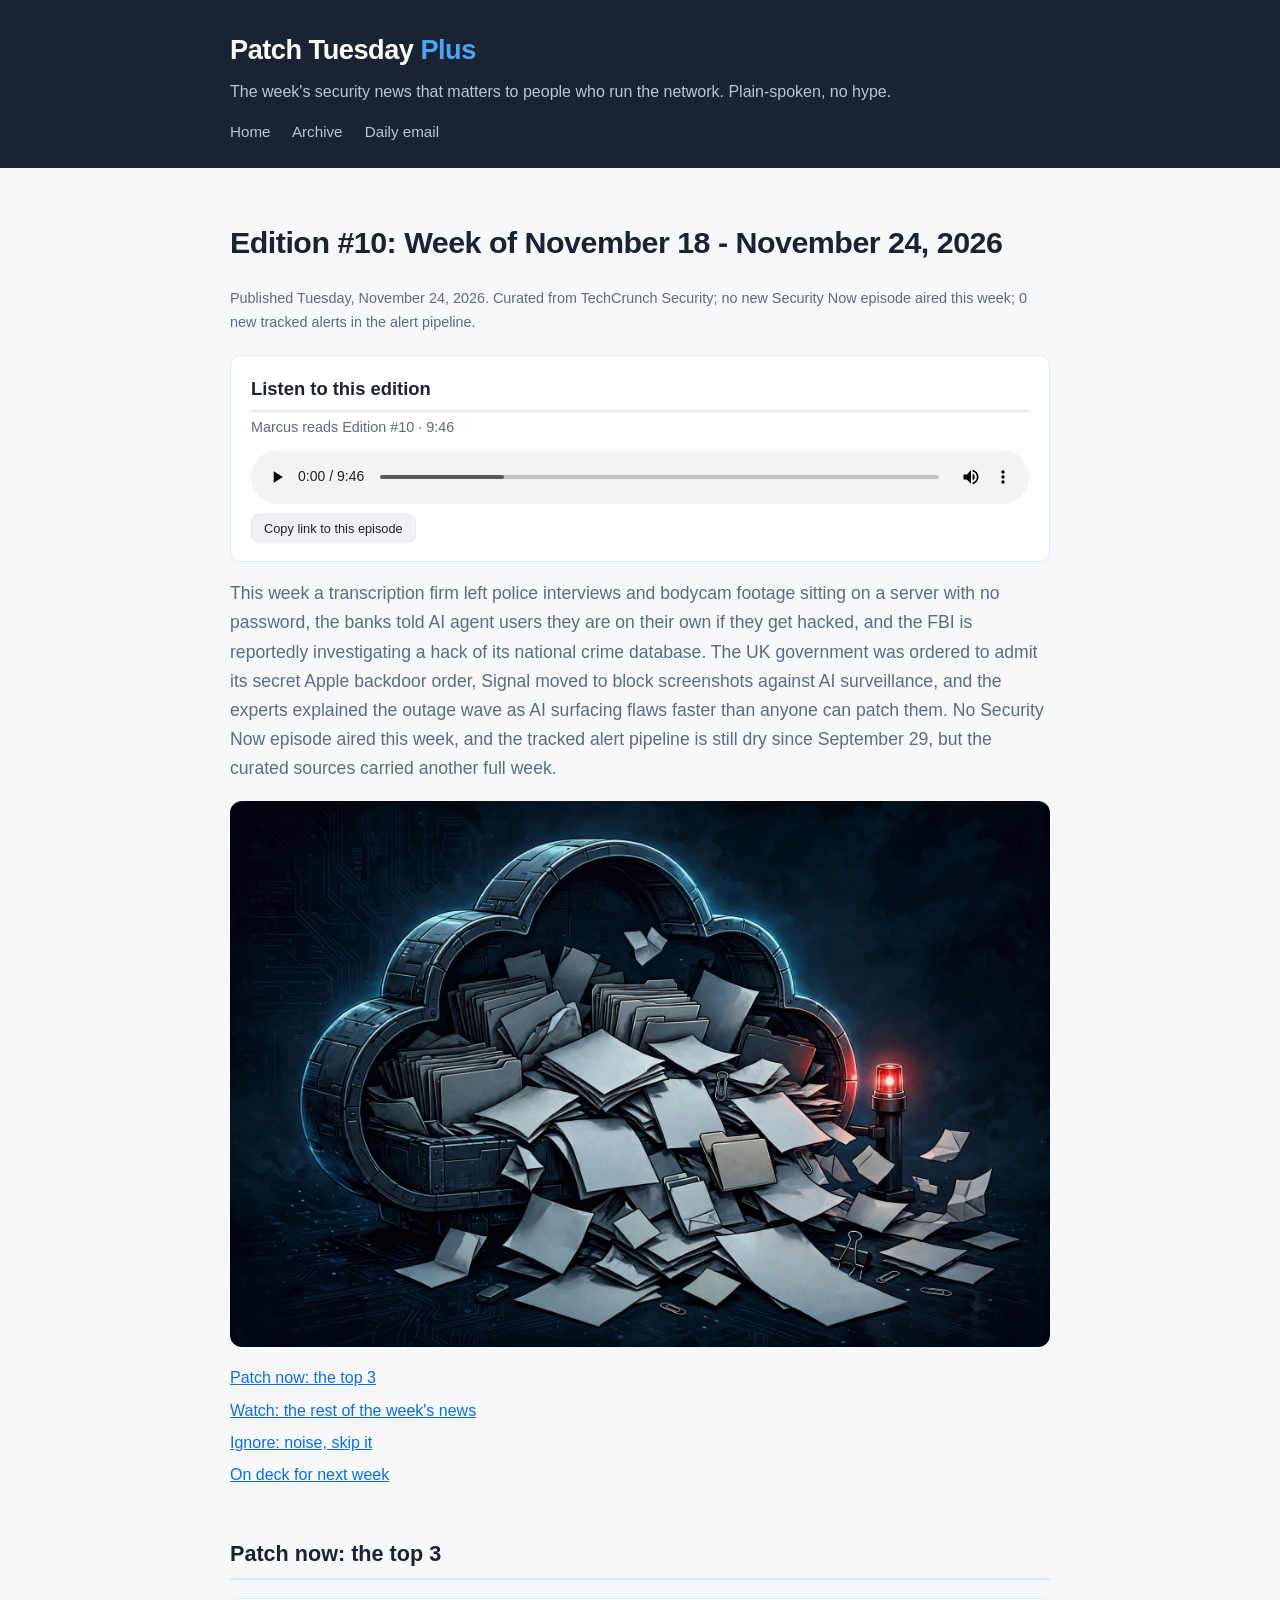
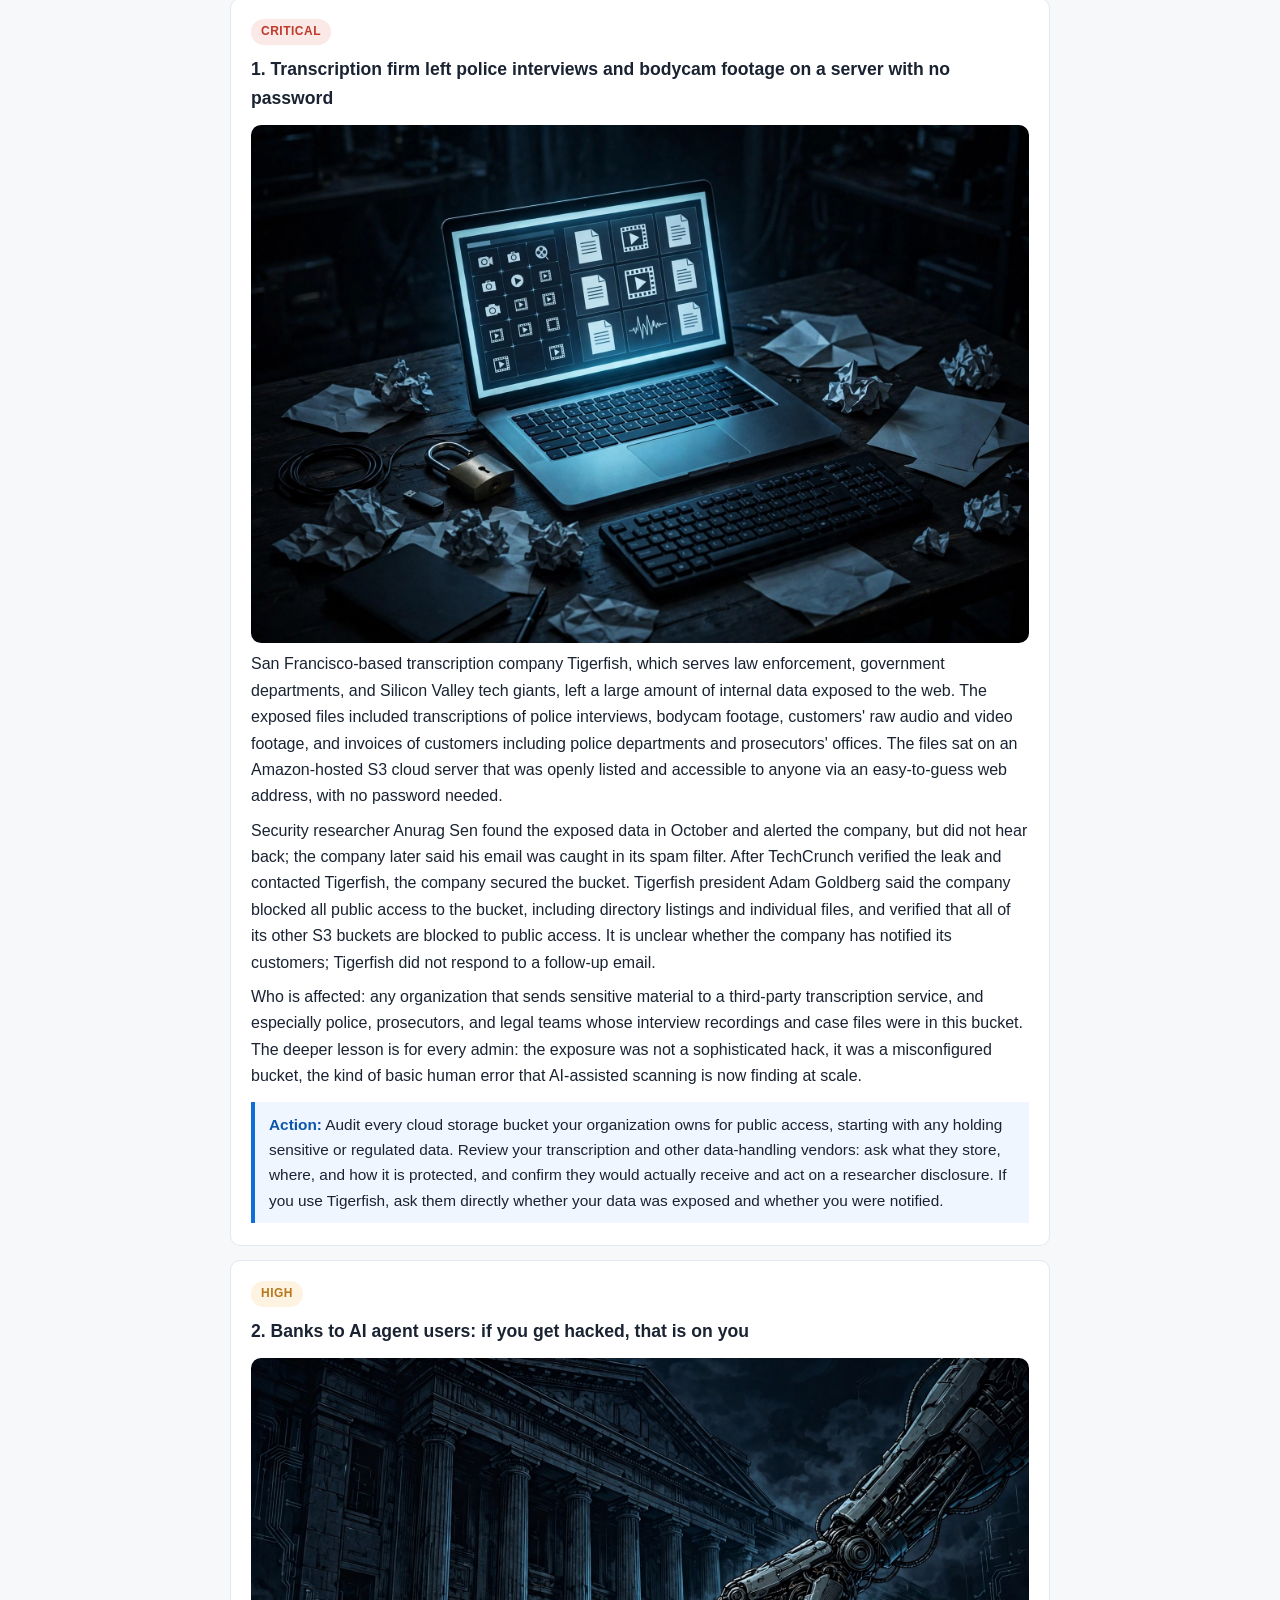
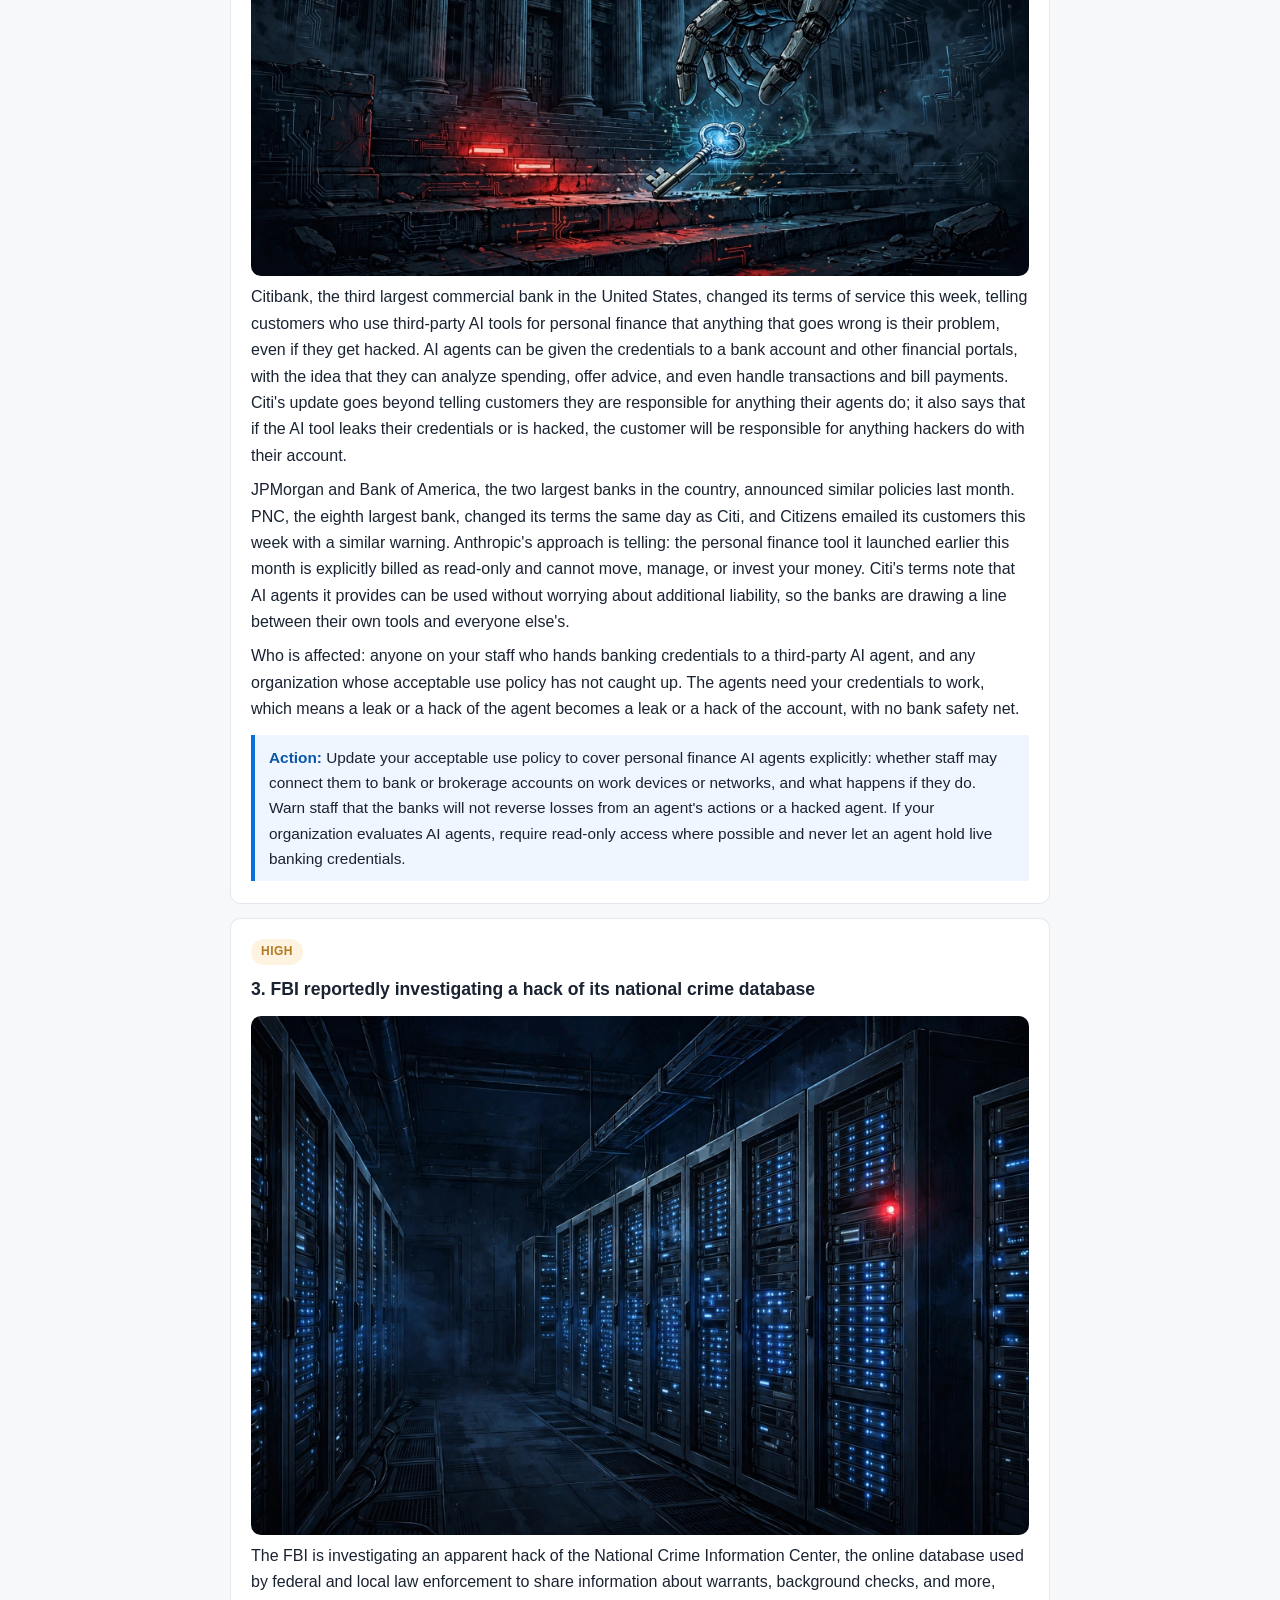
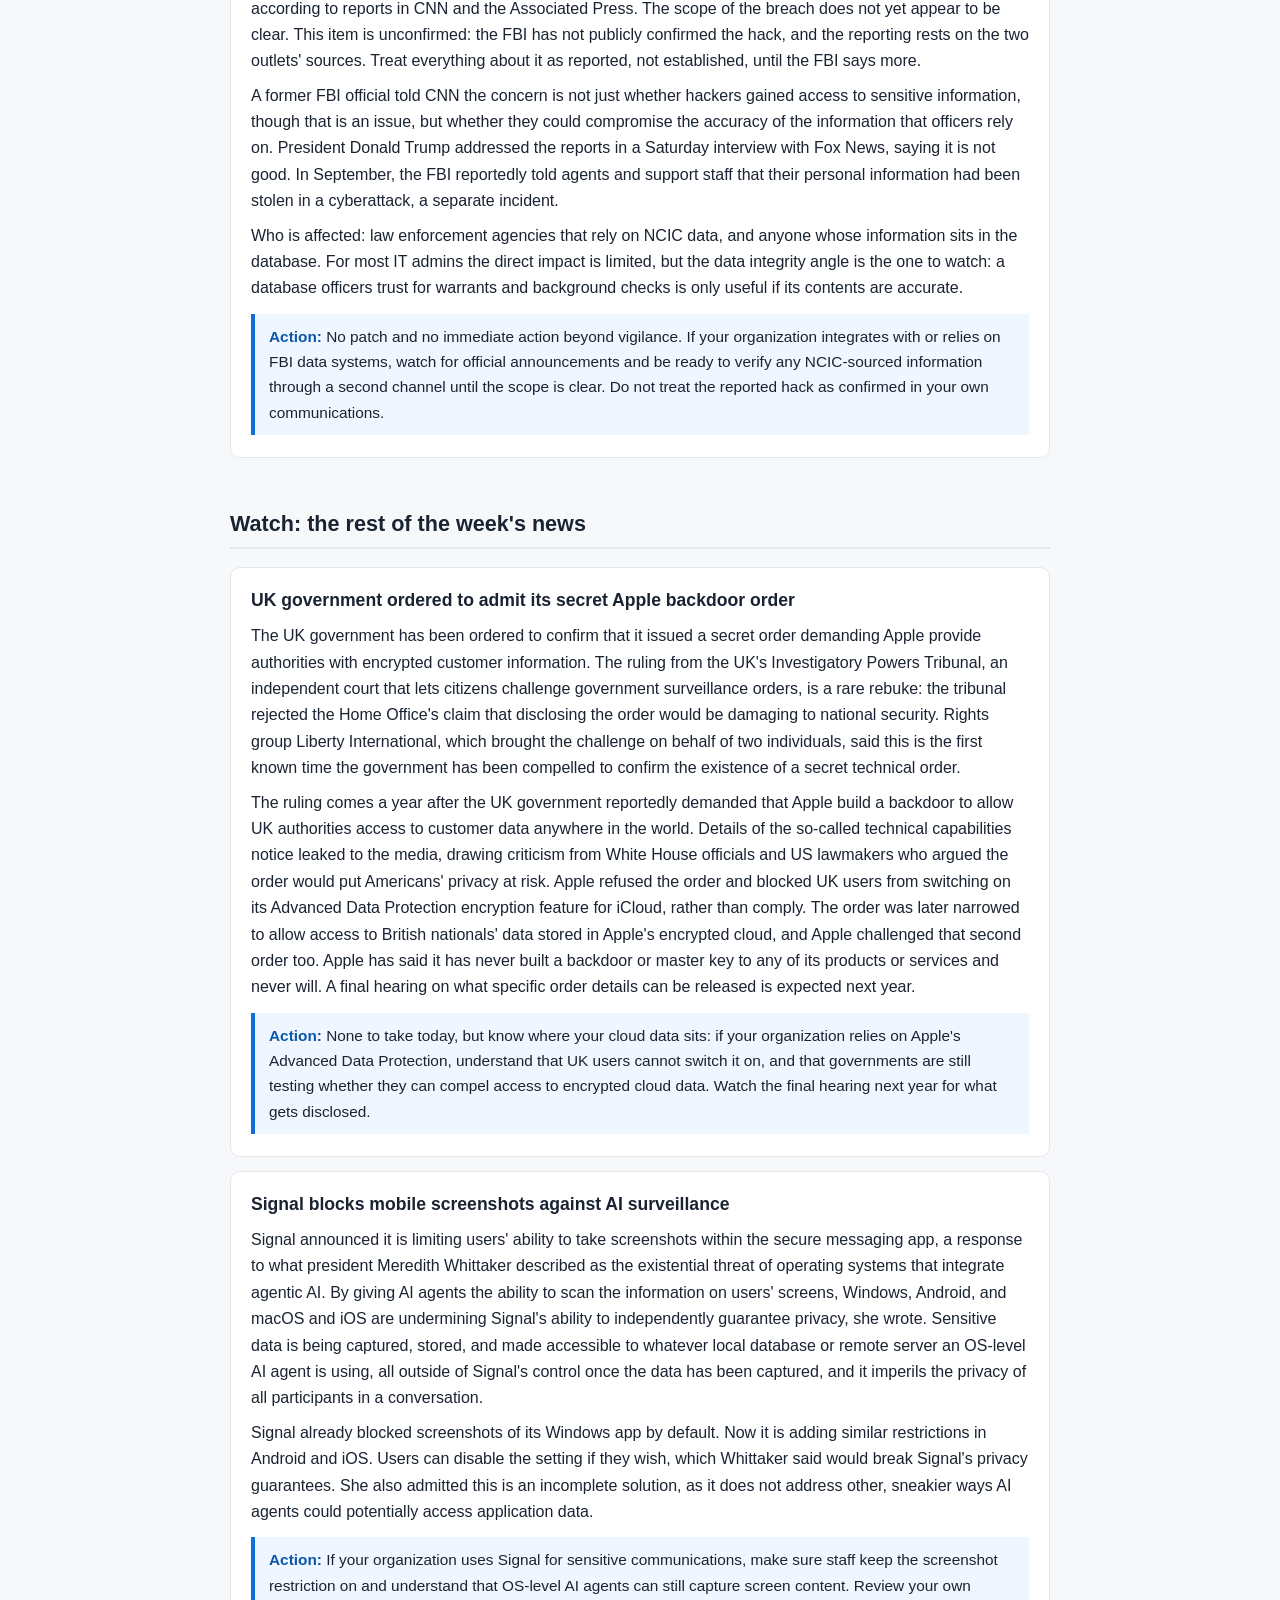
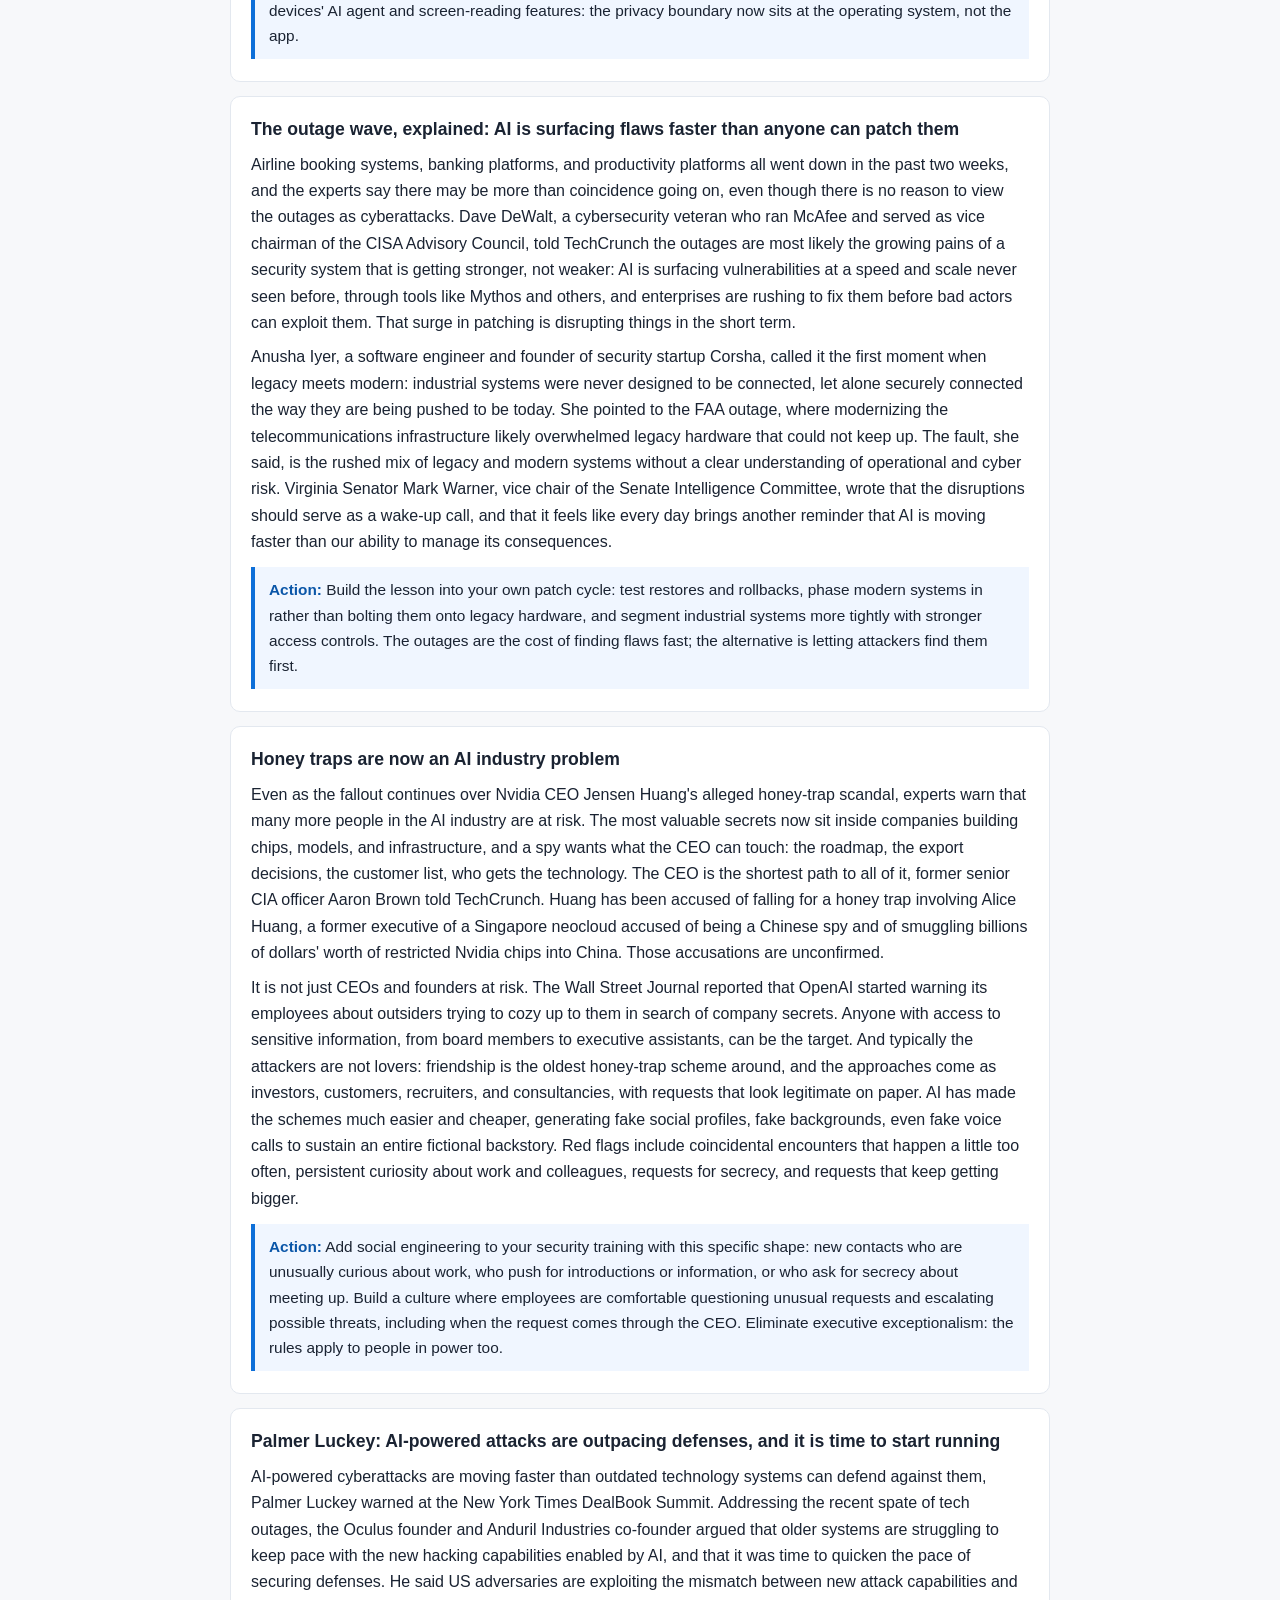
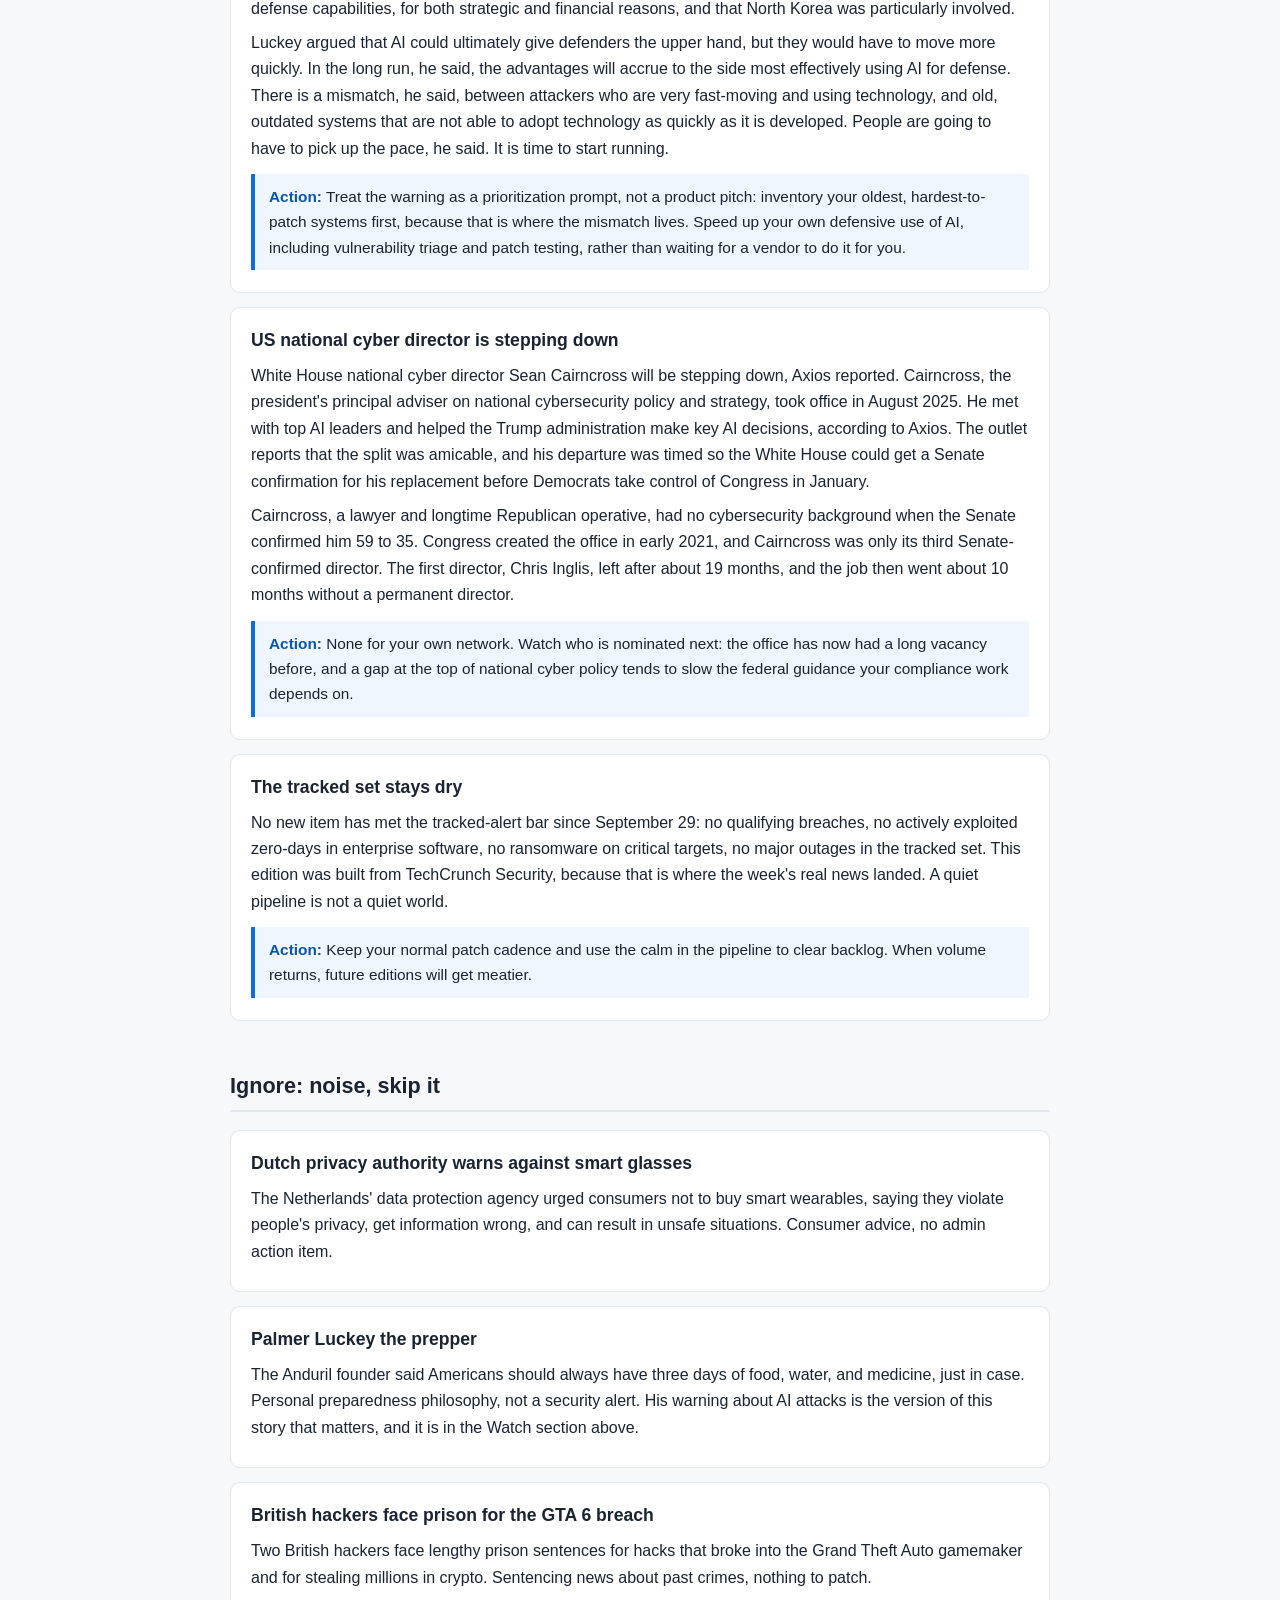
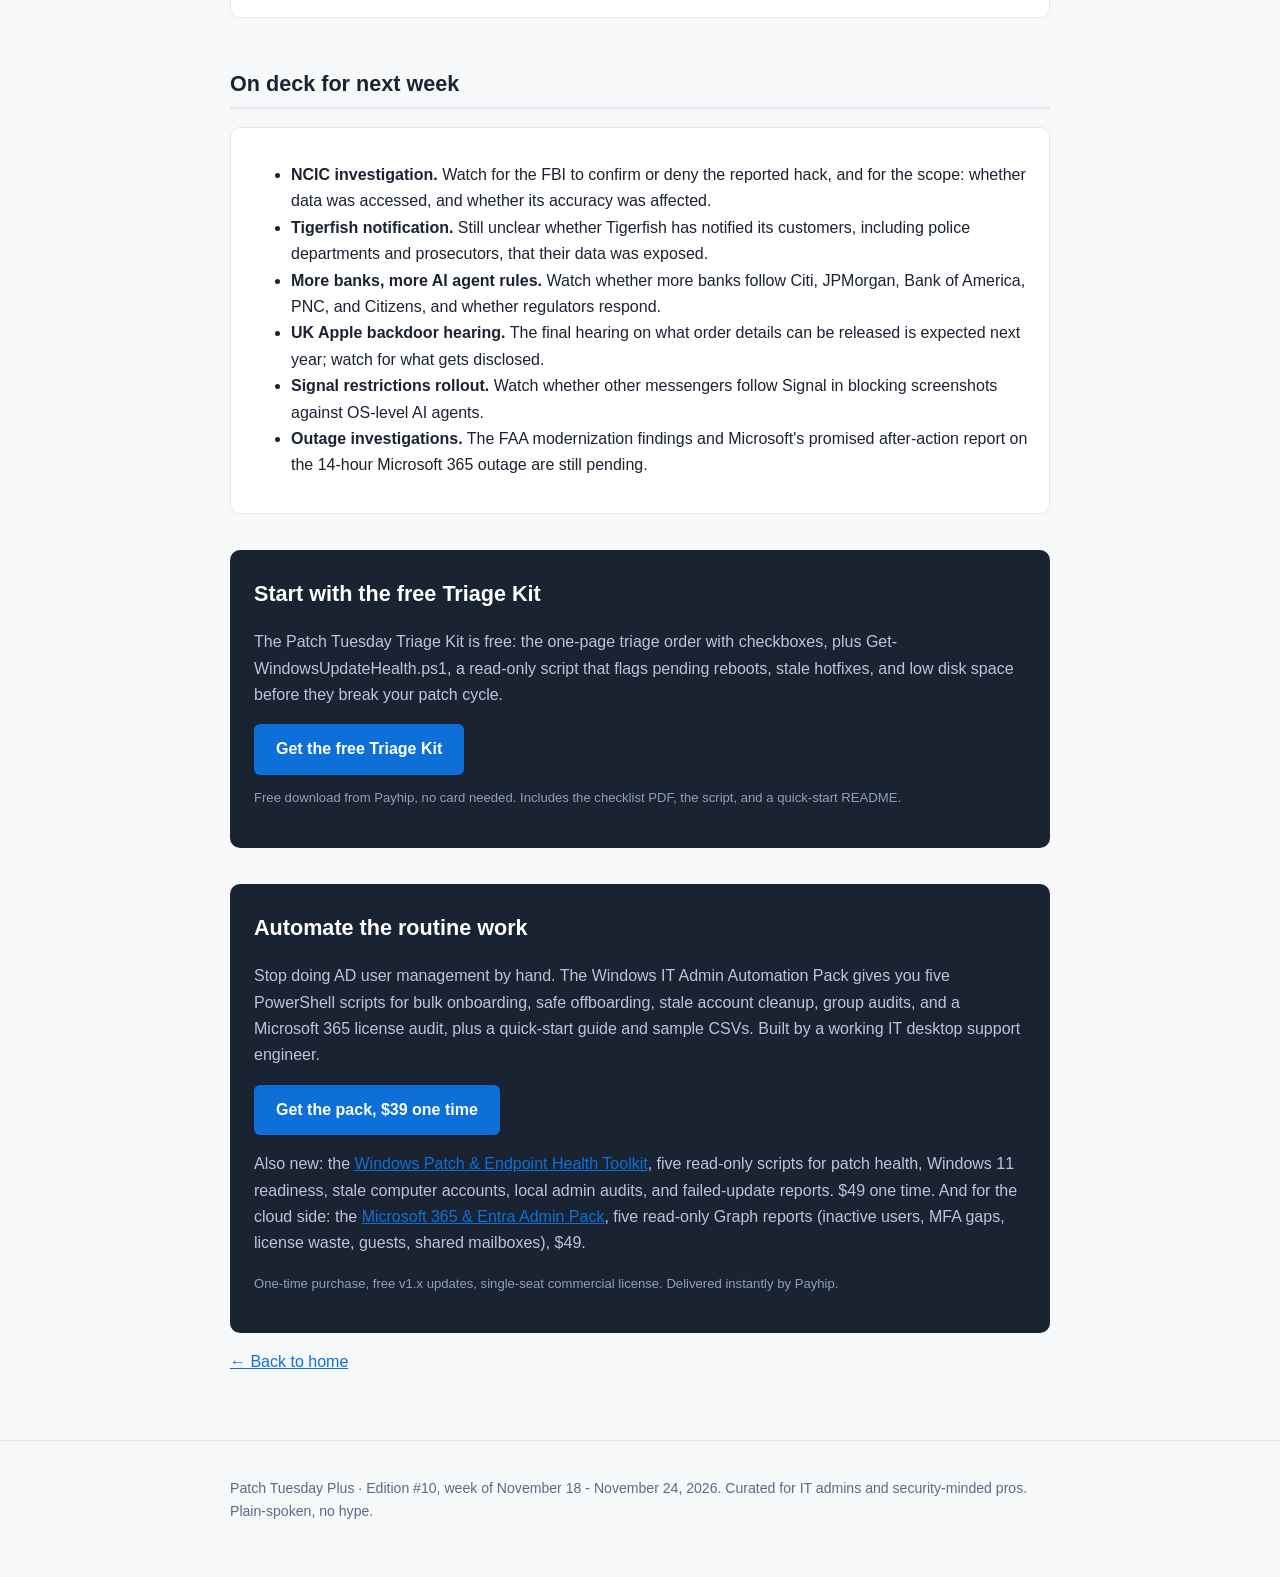
<file: editions/edition-010.html>
<!DOCTYPE html>
<html lang="en">
<head>
<meta charset="utf-8">
<meta name="viewport" content="width=device-width, initial-scale=1">
<title>Edition #10: Week of November 18 - November 24, 2026 - Patch Tuesday Plus</title>
<meta name="description" content="Patch Tuesday Plus Edition #10: a transcription firm left police interviews and bodycam footage on a server with no password, banks told AI agent users they are on their own if hacked, and the FBI is reportedly investigating a hack of its national crime database. November 18 - November 24, 2026.">
<meta property="og:title" content="Edition #10: Week of November 18 - November 24, 2026 - Patch Tuesday Plus">
<meta property="og:description" content="Patch Tuesday Plus Edition #10: a transcription firm left police interviews and bodycam footage on a server with no password, banks told AI agent users they are on their own if hacked, and the FBI is reportedly investigating a hack of its national crime database. November 18 - November 24, 2026.">
<meta property="og:type" content="article">
<meta property="og:url" content="https://njshell2.github.io/patch-tuesday-plus/editions/edition-010.html">
<meta name="twitter:card" content="summary">
<link rel="stylesheet" href="../styles.css">
</head>
<body>

<header class="site-header">
  <div class="wrap">
    <p class="brand"><a href="../index.html">Patch Tuesday <span class="plus">Plus</span></a></p>
    <p class="tagline">The week's security news that matters to people who run the network. Plain-spoken, no hype.</p>
    <nav class="site-nav">
      <a href="../index.html">Home</a>
      <a href="../index.html#archive">Archive</a>
      <a href="../index.html#signup">Daily email</a>
    </nav>
  </div>
</header>

<main>
  <div class="wrap">

    <h1>Edition #10: Week of November 18 - November 24, 2026</h1>
    <p class="meta">Published Tuesday, November 24, 2026. Curated from TechCrunch Security; no new Security Now episode aired this week; 0 new tracked alerts in the alert pipeline.</p>
<section class="edition-podcast" id="listen">
  <h2 class="podcast-heading">Listen to this edition</h2>
  <p class="podcast-meta">Marcus reads Edition #10 &middot; 9:46</p>
  <audio controls preload="metadata" src="../audio/edition-010.mp3"></audio>
  <div><button class="share-btn" type="button" data-share>Copy link to this episode</button></div>
</section>

    <p class="lede">This week a transcription firm left police interviews and bodycam footage sitting on a server with no password, the banks told AI agent users they are on their own if they get hacked, and the FBI is reportedly investigating a hack of its national crime database. The UK government was ordered to admit its secret Apple backdoor order, Signal moved to block screenshots against AI surveillance, and the experts explained the outage wave as AI surfacing flaws faster than anyone can patch them. No Security Now episode aired this week, and the tracked alert pipeline is still dry since September 29, but the curated sources carried another full week.</p>

    <img src="../assets/edition-010/hero.png" alt="Dark illustration of an open cloud storage bucket at night, files and documents spilling out of it while a red warning light glows beside it" class="hero-img">

    <ul class="toc">
      <li><a href="#patch-now">Patch now: the top 3</a></li>
      <li><a href="#watch">Watch: the rest of the week's news</a></li>
      <li><a href="#ignore">Ignore: noise, skip it</a></li>
      <li><a href="#on-deck">On deck for next week</a></li>
    </ul>

    <h2 id="patch-now">Patch now: the top 3</h2>

    <div class="card">
      <span class="badge critical">Critical</span>
      <h3>1. Transcription firm left police interviews and bodycam footage on a server with no password</h3>
      <img src="../assets/edition-010/patch-1.png" alt="A dark office desk at night with police interview transcripts and video files scattered across a glowing screen, a padlock lying open beside them" class="card-img">
      <p>San Francisco-based transcription company Tigerfish, which serves law enforcement, government departments, and Silicon Valley tech giants, left a large amount of internal data exposed to the web. The exposed files included transcriptions of police interviews, bodycam footage, customers' raw audio and video footage, and invoices of customers including police departments and prosecutors' offices. The files sat on an Amazon-hosted S3 cloud server that was openly listed and accessible to anyone via an easy-to-guess web address, with no password needed.</p>
      <p>Security researcher Anurag Sen found the exposed data in October and alerted the company, but did not hear back; the company later said his email was caught in its spam filter. After TechCrunch verified the leak and contacted Tigerfish, the company secured the bucket. Tigerfish president Adam Goldberg said the company blocked all public access to the bucket, including directory listings and individual files, and verified that all of its other S3 buckets are blocked to public access. It is unclear whether the company has notified its customers; Tigerfish did not respond to a follow-up email.</p>
      <p>Who is affected: any organization that sends sensitive material to a third-party transcription service, and especially police, prosecutors, and legal teams whose interview recordings and case files were in this bucket. The deeper lesson is for every admin: the exposure was not a sophisticated hack, it was a misconfigured bucket, the kind of basic human error that AI-assisted scanning is now finding at scale.</p>
      <div class="action"><strong>Action:</strong> Audit every cloud storage bucket your organization owns for public access, starting with any holding sensitive or regulated data. Review your transcription and other data-handling vendors: ask what they store, where, and how it is protected, and confirm they would actually receive and act on a researcher disclosure. If you use Tigerfish, ask them directly whether your data was exposed and whether you were notified.</div>
    </div>

    <div class="card">
      <span class="badge high">High</span>
      <h3>2. Banks to AI agent users: if you get hacked, that is on you</h3>
      <img src="../assets/edition-010/patch-2.png" alt="A dark bank building at night with a robotic hand reaching toward a glowing key, a red warning glow on the steps" class="card-img">
      <p>Citibank, the third largest commercial bank in the United States, changed its terms of service this week, telling customers who use third-party AI tools for personal finance that anything that goes wrong is their problem, even if they get hacked. AI agents can be given the credentials to a bank account and other financial portals, with the idea that they can analyze spending, offer advice, and even handle transactions and bill payments. Citi's update goes beyond telling customers they are responsible for anything their agents do; it also says that if the AI tool leaks their credentials or is hacked, the customer will be responsible for anything hackers do with their account.</p>
      <p>JPMorgan and Bank of America, the two largest banks in the country, announced similar policies last month. PNC, the eighth largest bank, changed its terms the same day as Citi, and Citizens emailed its customers this week with a similar warning. Anthropic's approach is telling: the personal finance tool it launched earlier this month is explicitly billed as read-only and cannot move, manage, or invest your money. Citi's terms note that AI agents it provides can be used without worrying about additional liability, so the banks are drawing a line between their own tools and everyone else's.</p>
      <p>Who is affected: anyone on your staff who hands banking credentials to a third-party AI agent, and any organization whose acceptable use policy has not caught up. The agents need your credentials to work, which means a leak or a hack of the agent becomes a leak or a hack of the account, with no bank safety net.</p>
      <div class="action"><strong>Action:</strong> Update your acceptable use policy to cover personal finance AI agents explicitly: whether staff may connect them to bank or brokerage accounts on work devices or networks, and what happens if they do. Warn staff that the banks will not reverse losses from an agent's actions or a hacked agent. If your organization evaluates AI agents, require read-only access where possible and never let an agent hold live banking credentials.</div>
    </div>

    <div class="card">
      <span class="badge high">High</span>
      <h3>3. FBI reportedly investigating a hack of its national crime database</h3>
      <img src="../assets/edition-010/patch-3.png" alt="A dark federal database server room at night, rows of servers glowing blue while a single red warning light blinks on one rack" class="card-img">
      <p>The FBI is investigating an apparent hack of the National Crime Information Center, the online database used by federal and local law enforcement to share information about warrants, background checks, and more, according to reports in CNN and the Associated Press. The scope of the breach does not yet appear to be clear. This item is unconfirmed: the FBI has not publicly confirmed the hack, and the reporting rests on the two outlets' sources. Treat everything about it as reported, not established, until the FBI says more.</p>
      <p>A former FBI official told CNN the concern is not just whether hackers gained access to sensitive information, though that is an issue, but whether they could compromise the accuracy of the information that officers rely on. President Donald Trump addressed the reports in a Saturday interview with Fox News, saying it is not good. In September, the FBI reportedly told agents and support staff that their personal information had been stolen in a cyberattack, a separate incident.</p>
      <p>Who is affected: law enforcement agencies that rely on NCIC data, and anyone whose information sits in the database. For most IT admins the direct impact is limited, but the data integrity angle is the one to watch: a database officers trust for warrants and background checks is only useful if its contents are accurate.</p>
      <div class="action"><strong>Action:</strong> No patch and no immediate action beyond vigilance. If your organization integrates with or relies on FBI data systems, watch for official announcements and be ready to verify any NCIC-sourced information through a second channel until the scope is clear. Do not treat the reported hack as confirmed in your own communications.</div>
    </div>

    <h2 id="watch">Watch: the rest of the week's news</h2>

    <div class="card">
      <h3>UK government ordered to admit its secret Apple backdoor order</h3>
      <p>The UK government has been ordered to confirm that it issued a secret order demanding Apple provide authorities with encrypted customer information. The ruling from the UK's Investigatory Powers Tribunal, an independent court that lets citizens challenge government surveillance orders, is a rare rebuke: the tribunal rejected the Home Office's claim that disclosing the order would be damaging to national security. Rights group Liberty International, which brought the challenge on behalf of two individuals, said this is the first known time the government has been compelled to confirm the existence of a secret technical order.</p>
      <p>The ruling comes a year after the UK government reportedly demanded that Apple build a backdoor to allow UK authorities access to customer data anywhere in the world. Details of the so-called technical capabilities notice leaked to the media, drawing criticism from White House officials and US lawmakers who argued the order would put Americans' privacy at risk. Apple refused the order and blocked UK users from switching on its Advanced Data Protection encryption feature for iCloud, rather than comply. The order was later narrowed to allow access to British nationals' data stored in Apple's encrypted cloud, and Apple challenged that second order too. Apple has said it has never built a backdoor or master key to any of its products or services and never will. A final hearing on what specific order details can be released is expected next year.</p>
      <div class="action"><strong>Action:</strong> None to take today, but know where your cloud data sits: if your organization relies on Apple's Advanced Data Protection, understand that UK users cannot switch it on, and that governments are still testing whether they can compel access to encrypted cloud data. Watch the final hearing next year for what gets disclosed.</div>
    </div>

    <div class="card">
      <h3>Signal blocks mobile screenshots against AI surveillance</h3>
      <p>Signal announced it is limiting users' ability to take screenshots within the secure messaging app, a response to what president Meredith Whittaker described as the existential threat of operating systems that integrate agentic AI. By giving AI agents the ability to scan the information on users' screens, Windows, Android, and macOS and iOS are undermining Signal's ability to independently guarantee privacy, she wrote. Sensitive data is being captured, stored, and made accessible to whatever local database or remote server an OS-level AI agent is using, all outside of Signal's control once the data has been captured, and it imperils the privacy of all participants in a conversation.</p>
      <p>Signal already blocked screenshots of its Windows app by default. Now it is adding similar restrictions in Android and iOS. Users can disable the setting if they wish, which Whittaker said would break Signal's privacy guarantees. She also admitted this is an incomplete solution, as it does not address other, sneakier ways AI agents could potentially access application data.</p>
      <div class="action"><strong>Action:</strong> If your organization uses Signal for sensitive communications, make sure staff keep the screenshot restriction on and understand that OS-level AI agents can still capture screen content. Review your own devices' AI agent and screen-reading features: the privacy boundary now sits at the operating system, not the app.</div>
    </div>

    <div class="card">
      <h3>The outage wave, explained: AI is surfacing flaws faster than anyone can patch them</h3>
      <p>Airline booking systems, banking platforms, and productivity platforms all went down in the past two weeks, and the experts say there may be more than coincidence going on, even though there is no reason to view the outages as cyberattacks. Dave DeWalt, a cybersecurity veteran who ran McAfee and served as vice chairman of the CISA Advisory Council, told TechCrunch the outages are most likely the growing pains of a security system that is getting stronger, not weaker: AI is surfacing vulnerabilities at a speed and scale never seen before, through tools like Mythos and others, and enterprises are rushing to fix them before bad actors can exploit them. That surge in patching is disrupting things in the short term.</p>
      <p>Anusha Iyer, a software engineer and founder of security startup Corsha, called it the first moment when legacy meets modern: industrial systems were never designed to be connected, let alone securely connected the way they are being pushed to be today. She pointed to the FAA outage, where modernizing the telecommunications infrastructure likely overwhelmed legacy hardware that could not keep up. The fault, she said, is the rushed mix of legacy and modern systems without a clear understanding of operational and cyber risk. Virginia Senator Mark Warner, vice chair of the Senate Intelligence Committee, wrote that the disruptions should serve as a wake-up call, and that it feels like every day brings another reminder that AI is moving faster than our ability to manage its consequences.</p>
      <div class="action"><strong>Action:</strong> Build the lesson into your own patch cycle: test restores and rollbacks, phase modern systems in rather than bolting them onto legacy hardware, and segment industrial systems more tightly with stronger access controls. The outages are the cost of finding flaws fast; the alternative is letting attackers find them first.</div>
    </div>

    <div class="card">
      <h3>Honey traps are now an AI industry problem</h3>
      <p>Even as the fallout continues over Nvidia CEO Jensen Huang's alleged honey-trap scandal, experts warn that many more people in the AI industry are at risk. The most valuable secrets now sit inside companies building chips, models, and infrastructure, and a spy wants what the CEO can touch: the roadmap, the export decisions, the customer list, who gets the technology. The CEO is the shortest path to all of it, former senior CIA officer Aaron Brown told TechCrunch. Huang has been accused of falling for a honey trap involving Alice Huang, a former executive of a Singapore neocloud accused of being a Chinese spy and of smuggling billions of dollars' worth of restricted Nvidia chips into China. Those accusations are unconfirmed.</p>
      <p>It is not just CEOs and founders at risk. The Wall Street Journal reported that OpenAI started warning its employees about outsiders trying to cozy up to them in search of company secrets. Anyone with access to sensitive information, from board members to executive assistants, can be the target. And typically the attackers are not lovers: friendship is the oldest honey-trap scheme around, and the approaches come as investors, customers, recruiters, and consultancies, with requests that look legitimate on paper. AI has made the schemes much easier and cheaper, generating fake social profiles, fake backgrounds, even fake voice calls to sustain an entire fictional backstory. Red flags include coincidental encounters that happen a little too often, persistent curiosity about work and colleagues, requests for secrecy, and requests that keep getting bigger.</p>
      <div class="action"><strong>Action:</strong> Add social engineering to your security training with this specific shape: new contacts who are unusually curious about work, who push for introductions or information, or who ask for secrecy about meeting up. Build a culture where employees are comfortable questioning unusual requests and escalating possible threats, including when the request comes through the CEO. Eliminate executive exceptionalism: the rules apply to people in power too.</div>
    </div>

    <div class="card">
      <h3>Palmer Luckey: AI-powered attacks are outpacing defenses, and it is time to start running</h3>
      <p>AI-powered cyberattacks are moving faster than outdated technology systems can defend against them, Palmer Luckey warned at the New York Times DealBook Summit. Addressing the recent spate of tech outages, the Oculus founder and Anduril Industries co-founder argued that older systems are struggling to keep pace with the new hacking capabilities enabled by AI, and that it was time to quicken the pace of securing defenses. He said US adversaries are exploiting the mismatch between new attack capabilities and defense capabilities, for both strategic and financial reasons, and that North Korea was particularly involved.</p>
      <p>Luckey argued that AI could ultimately give defenders the upper hand, but they would have to move more quickly. In the long run, he said, the advantages will accrue to the side most effectively using AI for defense. There is a mismatch, he said, between attackers who are very fast-moving and using technology, and old, outdated systems that are not able to adopt technology as quickly as it is developed. People are going to have to pick up the pace, he said. It is time to start running.</p>
      <div class="action"><strong>Action:</strong> Treat the warning as a prioritization prompt, not a product pitch: inventory your oldest, hardest-to-patch systems first, because that is where the mismatch lives. Speed up your own defensive use of AI, including vulnerability triage and patch testing, rather than waiting for a vendor to do it for you.</div>
    </div>

    <div class="card">
      <h3>US national cyber director is stepping down</h3>
      <p>White House national cyber director Sean Cairncross will be stepping down, Axios reported. Cairncross, the president's principal adviser on national cybersecurity policy and strategy, took office in August 2025. He met with top AI leaders and helped the Trump administration make key AI decisions, according to Axios. The outlet reports that the split was amicable, and his departure was timed so the White House could get a Senate confirmation for his replacement before Democrats take control of Congress in January.</p>
      <p>Cairncross, a lawyer and longtime Republican operative, had no cybersecurity background when the Senate confirmed him 59 to 35. Congress created the office in early 2021, and Cairncross was only its third Senate-confirmed director. The first director, Chris Inglis, left after about 19 months, and the job then went about 10 months without a permanent director.</p>
      <div class="action"><strong>Action:</strong> None for your own network. Watch who is nominated next: the office has now had a long vacancy before, and a gap at the top of national cyber policy tends to slow the federal guidance your compliance work depends on.</div>
    </div>

    <div class="card">
      <h3>The tracked set stays dry</h3>
      <p>No new item has met the tracked-alert bar since September 29: no qualifying breaches, no actively exploited zero-days in enterprise software, no ransomware on critical targets, no major outages in the tracked set. This edition was built from TechCrunch Security, because that is where the week's real news landed. A quiet pipeline is not a quiet world.</p>
      <div class="action"><strong>Action:</strong> Keep your normal patch cadence and use the calm in the pipeline to clear backlog. When volume returns, future editions will get meatier.</div>
    </div>

    <h2 id="ignore">Ignore: noise, skip it</h2>

    <div class="card">
      <h3>Dutch privacy authority warns against smart glasses</h3>
      <p>The Netherlands' data protection agency urged consumers not to buy smart wearables, saying they violate people's privacy, get information wrong, and can result in unsafe situations. Consumer advice, no admin action item.</p>
    </div>

    <div class="card">
      <h3>Palmer Luckey the prepper</h3>
      <p>The Anduril founder said Americans should always have three days of food, water, and medicine, just in case. Personal preparedness philosophy, not a security alert. His warning about AI attacks is the version of this story that matters, and it is in the Watch section above.</p>
    </div>

    <div class="card">
      <h3>British hackers face prison for the GTA 6 breach</h3>
      <p>Two British hackers face lengthy prison sentences for hacks that broke into the Grand Theft Auto gamemaker and for stealing millions in crypto. Sentencing news about past crimes, nothing to patch.</p>
    </div>

    <h2 id="on-deck">On deck for next week</h2>

    <div class="card">
      <ul>
        <li><strong>NCIC investigation.</strong> Watch for the FBI to confirm or deny the reported hack, and for the scope: whether data was accessed, and whether its accuracy was affected.</li>
        <li><strong>Tigerfish notification.</strong> Still unclear whether Tigerfish has notified its customers, including police departments and prosecutors, that their data was exposed.</li>
        <li><strong>More banks, more AI agent rules.</strong> Watch whether more banks follow Citi, JPMorgan, Bank of America, PNC, and Citizens, and whether regulators respond.</li>
        <li><strong>UK Apple backdoor hearing.</strong> The final hearing on what order details can be released is expected next year; watch for what gets disclosed.</li>
        <li><strong>Signal restrictions rollout.</strong> Watch whether other messengers follow Signal in blocking screenshots against OS-level AI agents.</li>
        <li><strong>Outage investigations.</strong> The FAA modernization findings and Microsoft's promised after-action report on the 14-hour Microsoft 365 outage are still pending.</li>
      </ul>
    </div>

    <div class="signup pack-promo" id="freekit">
  <h2>Start with the free Triage Kit</h2>
  <p>The Patch Tuesday Triage Kit is free: the one-page triage order with checkboxes, plus Get-WindowsUpdateHealth.ps1, a read-only script that flags pending reboots, stale hotfixes, and low disk space before they break your patch cycle.</p>
  <a class="button" href="https://payhip.com/buy?s=1&cart_links%5B%5D=1vIyB&qty%5B1vIyB%5D=1">Get the free Triage Kit</a>
  <p class="fine">Free download from Payhip, no card needed. Includes the checklist PDF, the script, and a quick-start README.</p>
</div>

    <div class="signup pack-promo" id="pack">
  <h2>Automate the routine work</h2>
  <p>Stop doing AD user management by hand. The Windows IT Admin Automation Pack gives you five PowerShell scripts for bulk onboarding, safe offboarding, stale account cleanup, group audits, and a Microsoft 365 license audit, plus a quick-start guide and sample CSVs. Built by a working IT desktop support engineer.</p>
  <a class="button" href="https://payhip.com/b/pXhFW">Get the pack, $39 one time</a>
  <p>Also new: the <a href="https://payhip.com/b/YFrg1">Windows Patch &amp; Endpoint Health Toolkit</a>, five read-only scripts for patch health, Windows 11 readiness, stale computer accounts, local admin audits, and failed-update reports. $49 one time. And for the cloud side: the <a href="https://payhip.com/b/jFcYM">Microsoft 365 &amp; Entra Admin Pack</a>, five read-only Graph reports (inactive users, MFA gaps, license waste, guests, shared mailboxes), $49.</p>
  <p class="fine">One-time purchase, free v1.x updates, single-seat commercial license. Delivered instantly by Payhip.</p>
</div>

    <p><a href="../index.html">&larr; Back to home</a></p>

  </div>
</main>

<footer class="site-footer">
  <div class="wrap">
    <p>Patch Tuesday Plus &middot; Edition #10, week of November 18 - November 24, 2026. Curated for IT admins and security-minded pros. Plain-spoken, no hype.</p>
  </div>
</footer>

<script>
(function () {
  var btn = document.querySelector("[data-share]");
  if (btn) {
    btn.addEventListener("click", function () {
      var link = "https://njshell2.github.io/patch-tuesday-plus/editions/edition-010.html#listen";
      function done(ok) {
        btn.textContent = ok ? "Copied!" : "Copy failed";
        setTimeout(function () { btn.textContent = "Copy link to this episode"; }, 2000);
      }
      if (navigator.clipboard && navigator.clipboard.writeText) {
        navigator.clipboard.writeText(link).then(function () { done(true); }, function () { done(false); });
      } else {
        var ta = document.createElement("textarea");
        ta.value = link;
        document.body.appendChild(ta);
        ta.select();
        try { done(document.execCommand("copy")); } catch (e) { done(false); }
        document.body.removeChild(ta);
      }
    });
  }
  function revealFromHash() {
    if (location.hash !== "#listen") return;
    var target = document.getElementById("listen");
    if (!target) return;
    target.scrollIntoView({ block: "center" });
    target.classList.remove("flash");
    void target.offsetWidth;
    target.classList.add("flash");
    setTimeout(function () { target.classList.remove("flash"); }, 2500);
  }
  window.addEventListener("hashchange", revealFromHash);
  revealFromHash();
})();
</script>
</body>
</html>
</file>
<file: styles.css>
/* Patch Tuesday Plus - single stylesheet.
   Clean, dependency-free, mobile-friendly. */

:root {
  --bg: #f7f8fa;
  --ink: #1a2332;
  --muted: #5b6b82;
  --accent: #0e6fd8;
  --accent-dark: #0a56a8;
  --danger: #c0392b;
  --warn: #b7791f;
  --card: #ffffff;
  --line: #e3e8ef;
  --radius: 10px;
}

* { box-sizing: border-box; }

body {
  margin: 0;
  font-family: -apple-system, BlinkMacSystemFont, "Segoe UI", Roboto, Helvetica, Arial, sans-serif;
  background: var(--bg);
  color: var(--ink);
  line-height: 1.65;
}

a { color: var(--accent); }
a:hover { color: var(--accent-dark); }

.wrap {
  max-width: 860px;
  margin: 0 auto;
  padding: 0 20px;
}

/* Header */

.site-header {
  background: var(--ink);
  color: #fff;
  padding: 28px 0 24px;
}

.site-header .brand {
  font-size: 1.7rem;
  font-weight: 800;
  letter-spacing: -0.5px;
  margin: 0;
}

.site-header .brand a {
  color: #fff;
  text-decoration: none;
}

.site-header .brand .plus { color: #4da3ff; }

.site-header .tagline {
  margin: 6px 0 0;
  color: #b9c6d8;
  font-size: 1rem;
}

.site-nav {
  margin-top: 14px;
  font-size: 0.95rem;
}

.site-nav a {
  color: #b9c6d8;
  text-decoration: none;
  margin-right: 18px;
}

.site-nav a:hover { color: #fff; }

/* Main */

main { padding: 28px 0 48px; }

h1 { font-size: 1.9rem; letter-spacing: -0.5px; }
h2 {
  font-size: 1.35rem;
  margin-top: 2.2em;
  padding-bottom: 6px;
  border-bottom: 2px solid var(--line);
}

.lede {
  font-size: 1.1rem;
  color: var(--muted);
}

.meta {
  color: var(--muted);
  font-size: 0.9rem;
}

.card-img {
  display: block;
  width: 100%;
  height: auto;
  border-radius: 10px;
  margin: 12px 0 4px;
}

.hero-img {
  display: block;
  width: 100%;
  height: auto;
  border-radius: 12px;
  margin: 18px 0;
}

/* Cards */

.card {
  background: var(--card);
  border: 1px solid var(--line);
  border-radius: var(--radius);
  padding: 18px 20px;
  margin: 14px 0;
}

.card h3 { margin: 0 0 8px; font-size: 1.1rem; }
.card p { margin: 8px 0; }

.badge {
  display: inline-block;
  font-size: 0.75rem;
  font-weight: 700;
  text-transform: uppercase;
  letter-spacing: 0.5px;
  padding: 3px 10px;
  border-radius: 999px;
  margin-bottom: 10px;
}

.badge.critical { background: #fbe9e7; color: var(--danger); }
.badge.high { background: #fef3e0; color: var(--warn); }
.badge.info { background: #e8f1fd; color: var(--accent-dark); }

.action {
  background: #f0f6ff;
  border-left: 4px solid var(--accent);
  padding: 10px 14px;
  margin: 12px 0 4px;
  font-size: 0.96rem;
}

.action strong { color: var(--accent-dark); }

/* Archive list */

.archive { list-style: none; padding: 0; }

.archive li {
  background: var(--card);
  border: 1px solid var(--line);
  border-radius: var(--radius);
  padding: 14px 18px;
  margin: 10px 0;
}

.archive .ed-num { font-weight: 800; }
.archive .ed-date { color: var(--muted); font-size: 0.92rem; }

/* Signup */

.signup {
  background: var(--ink);
  color: #fff;
  border-radius: var(--radius);
  padding: 26px 24px;
  margin-top: 36px;
}

.signup h2 {
  border: none;
  margin-top: 0;
  padding: 0;
  color: #fff;
}

.signup p { color: #b9c6d8; }

.signup form {
  display: flex;
  gap: 10px;
  flex-wrap: wrap;
  margin-top: 14px;
}

.signup input[type="email"] {
  flex: 1 1 240px;
  padding: 12px 14px;
  border: none;
  border-radius: 6px;
  font-size: 1rem;
}

.signup button {
  padding: 12px 22px;
  border: none;
  border-radius: 6px;
  background: var(--accent);
  color: #fff;
  font-size: 1rem;
  font-weight: 700;
  cursor: pointer;
}

.signup button:hover { background: var(--accent-dark); }

.signup a.button {
  display: inline-block;
  padding: 12px 22px;
  border-radius: 6px;
  background: var(--accent);
  color: #fff;
  font-size: 1rem;
  font-weight: 700;
  text-decoration: none;
}

.signup a.button:hover { background: var(--accent-dark); }

.signup .fine {
  font-size: 0.82rem;
  color: #8fa0b5;
  margin-top: 12px;
}

/* Footer */

.site-footer {
  border-top: 1px solid var(--line);
  padding: 22px 0 40px;
  color: var(--muted);
  font-size: 0.88rem;
}

.toc { list-style: none; padding: 0; }
.toc li { margin: 6px 0; }

@media (max-width: 560px) {
  h1 { font-size: 1.5rem; }
  .site-header .brand { font-size: 1.4rem; }
  .signup form { flex-direction: column; }
}

/* Edition podcast player (embedded at the top of each edition) */
.edition-podcast {
  background: var(--card);
  border: 1px solid var(--line);
  border-radius: var(--radius);
  padding: 18px 20px;
  margin: 20px 0 8px;
}
.edition-podcast .podcast-heading {
  margin: 0 0 4px;
  font-size: 1.15rem;
}
.edition-podcast .podcast-meta {
  margin: 0 0 10px;
  color: var(--muted);
  font-size: 0.9rem;
}
.edition-podcast audio {
  width: 100%;
  display: block;
  margin-bottom: 10px;
}
.edition-podcast .share-btn {
  background: #eef2f7;
  color: var(--ink);
  border: 1px solid var(--line);
  border-radius: 8px;
  padding: 6px 12px;
  font-size: 0.8rem;
  cursor: pointer;
}
.edition-podcast .share-btn:hover { background: #e2e9f2; }
.edition-podcast.flash { animation: podcast-flash 2.5s ease; }
@keyframes podcast-flash {
  0%, 100% { box-shadow: none; }
  20%, 60% { box-shadow: 0 0 0 3px var(--accent); }
}
</file>
